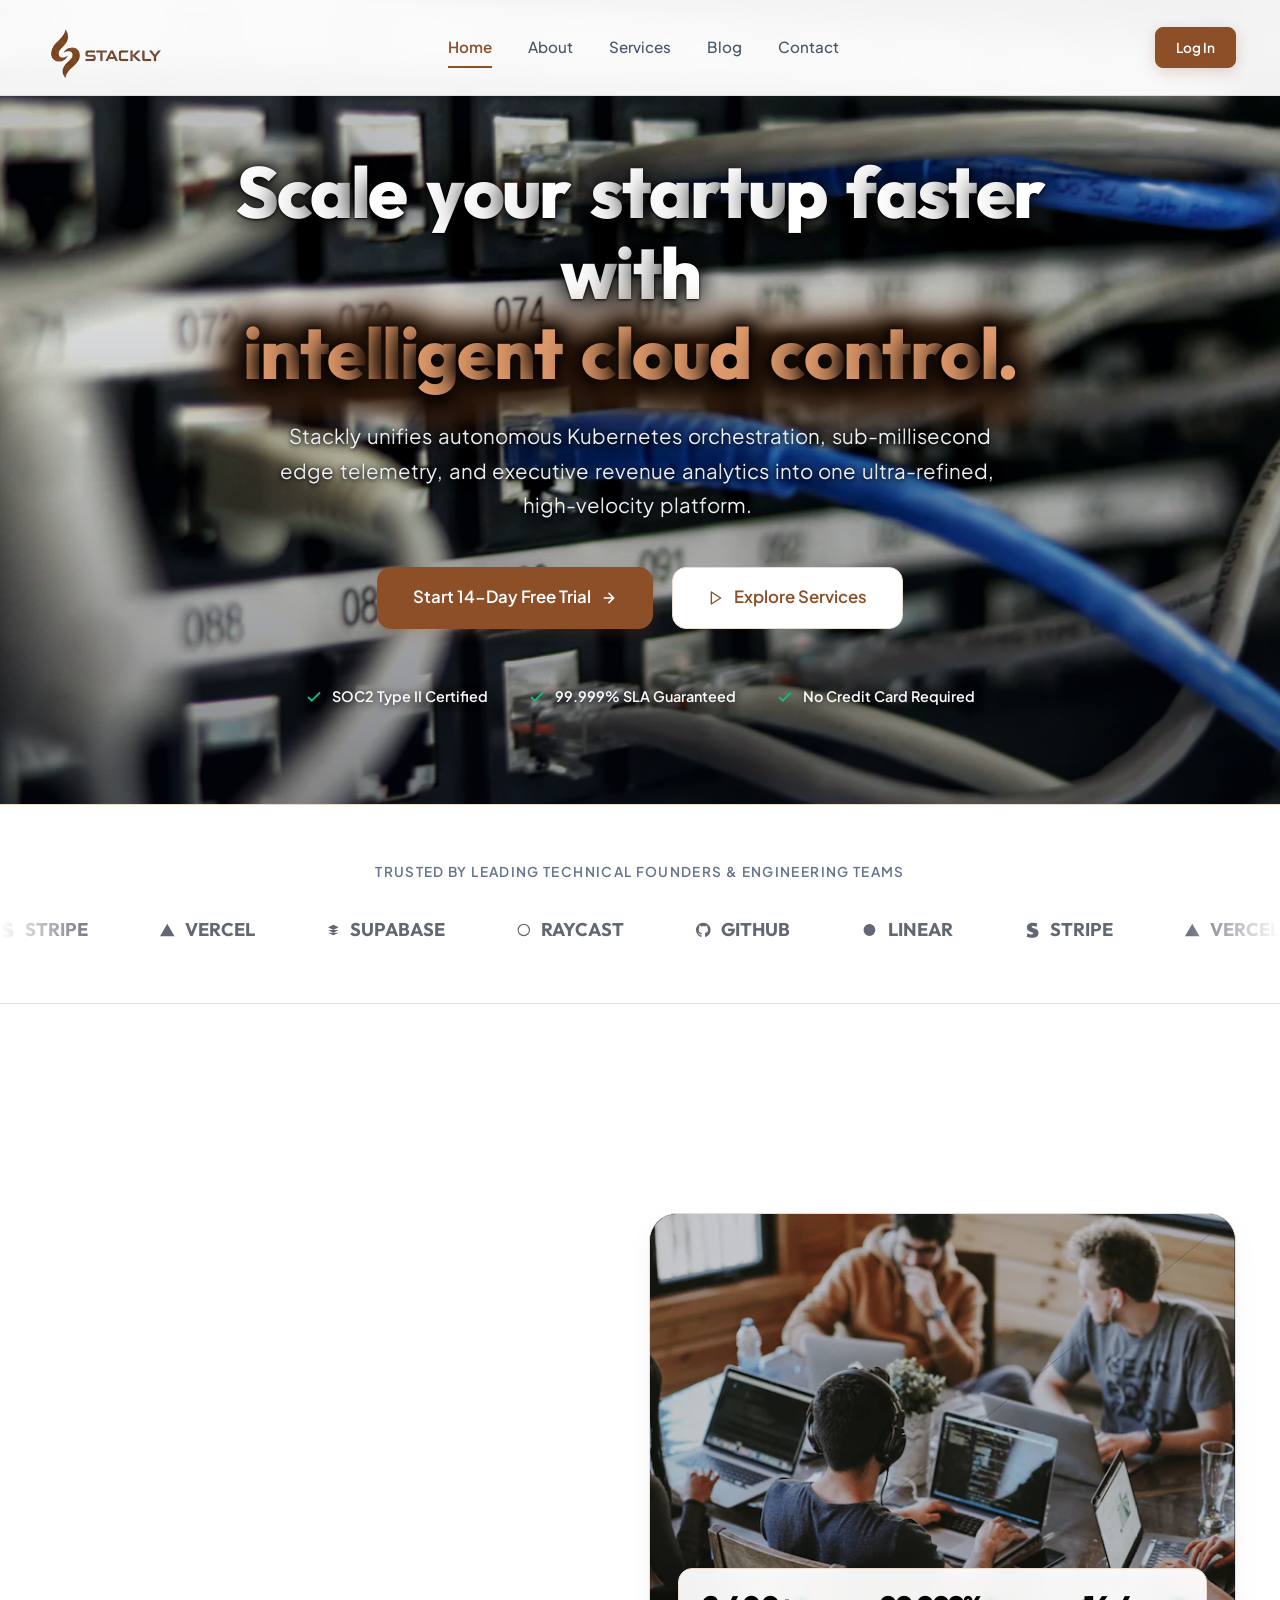
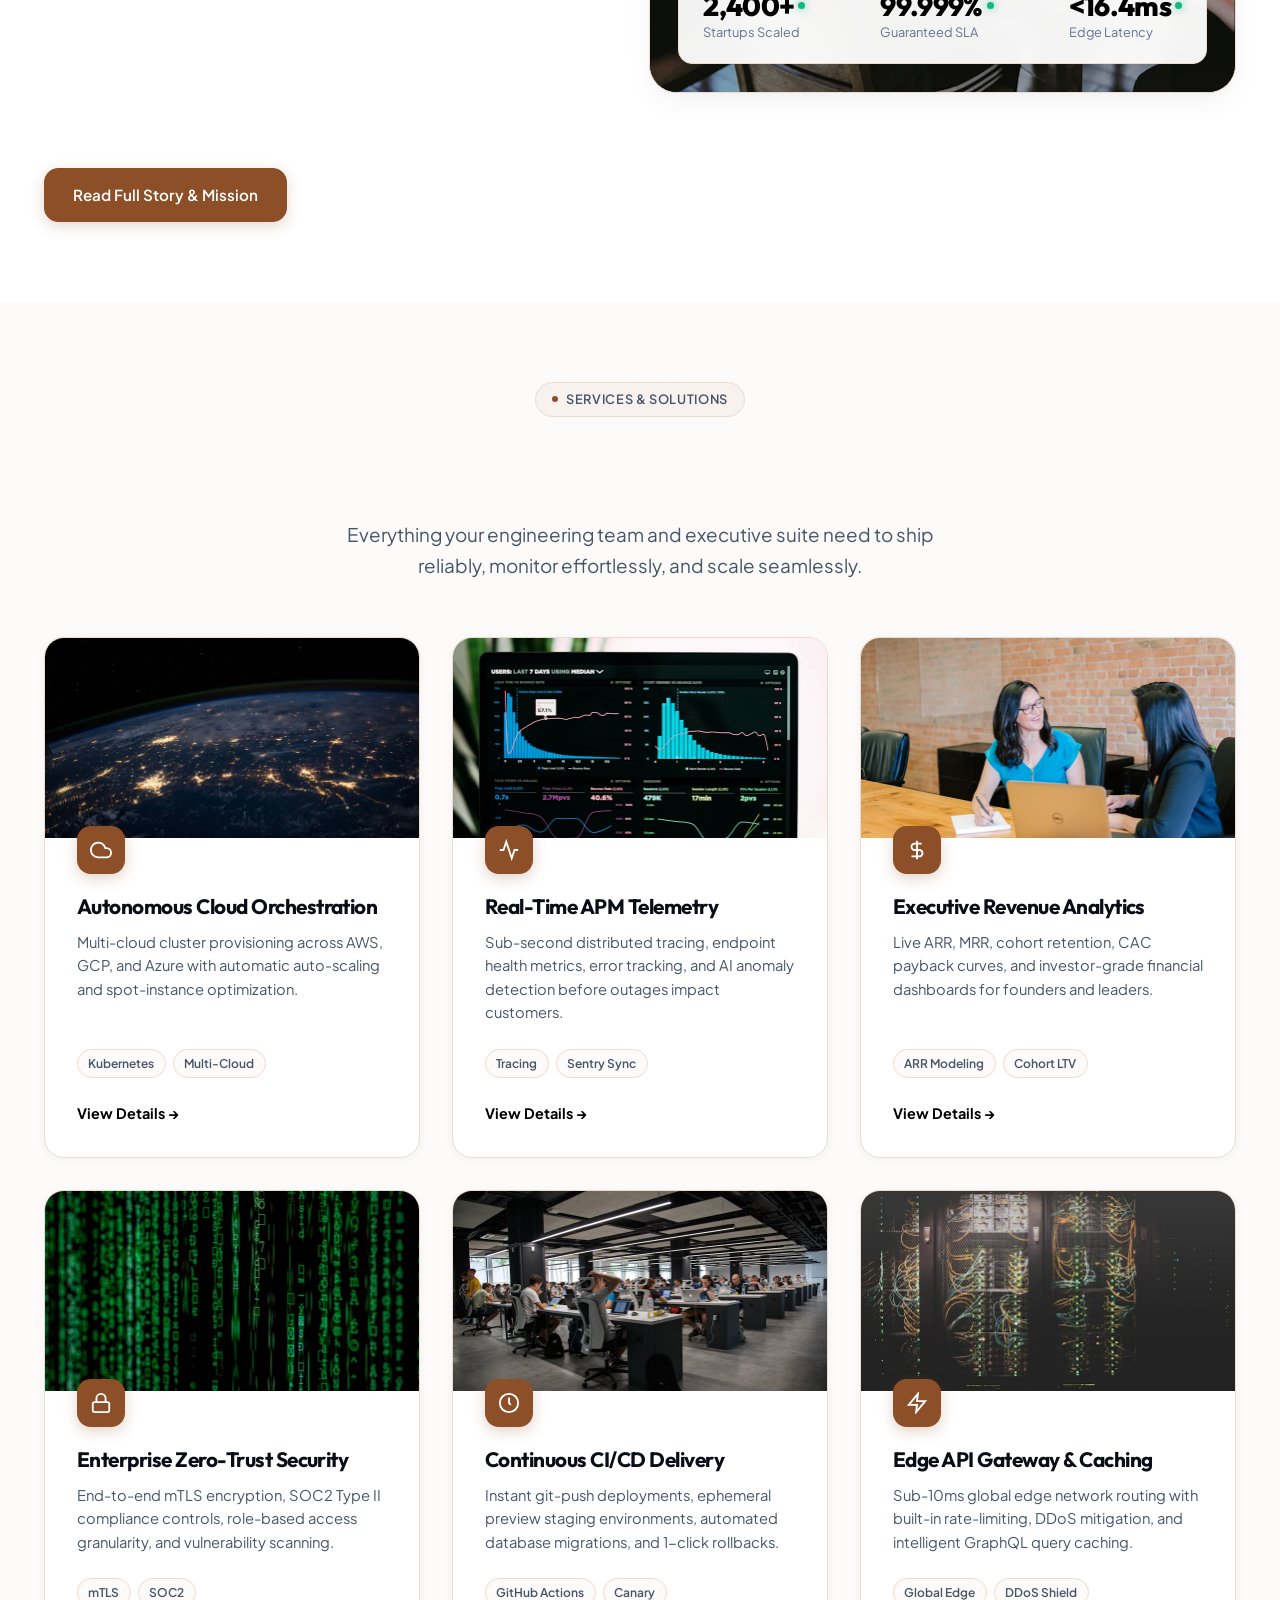
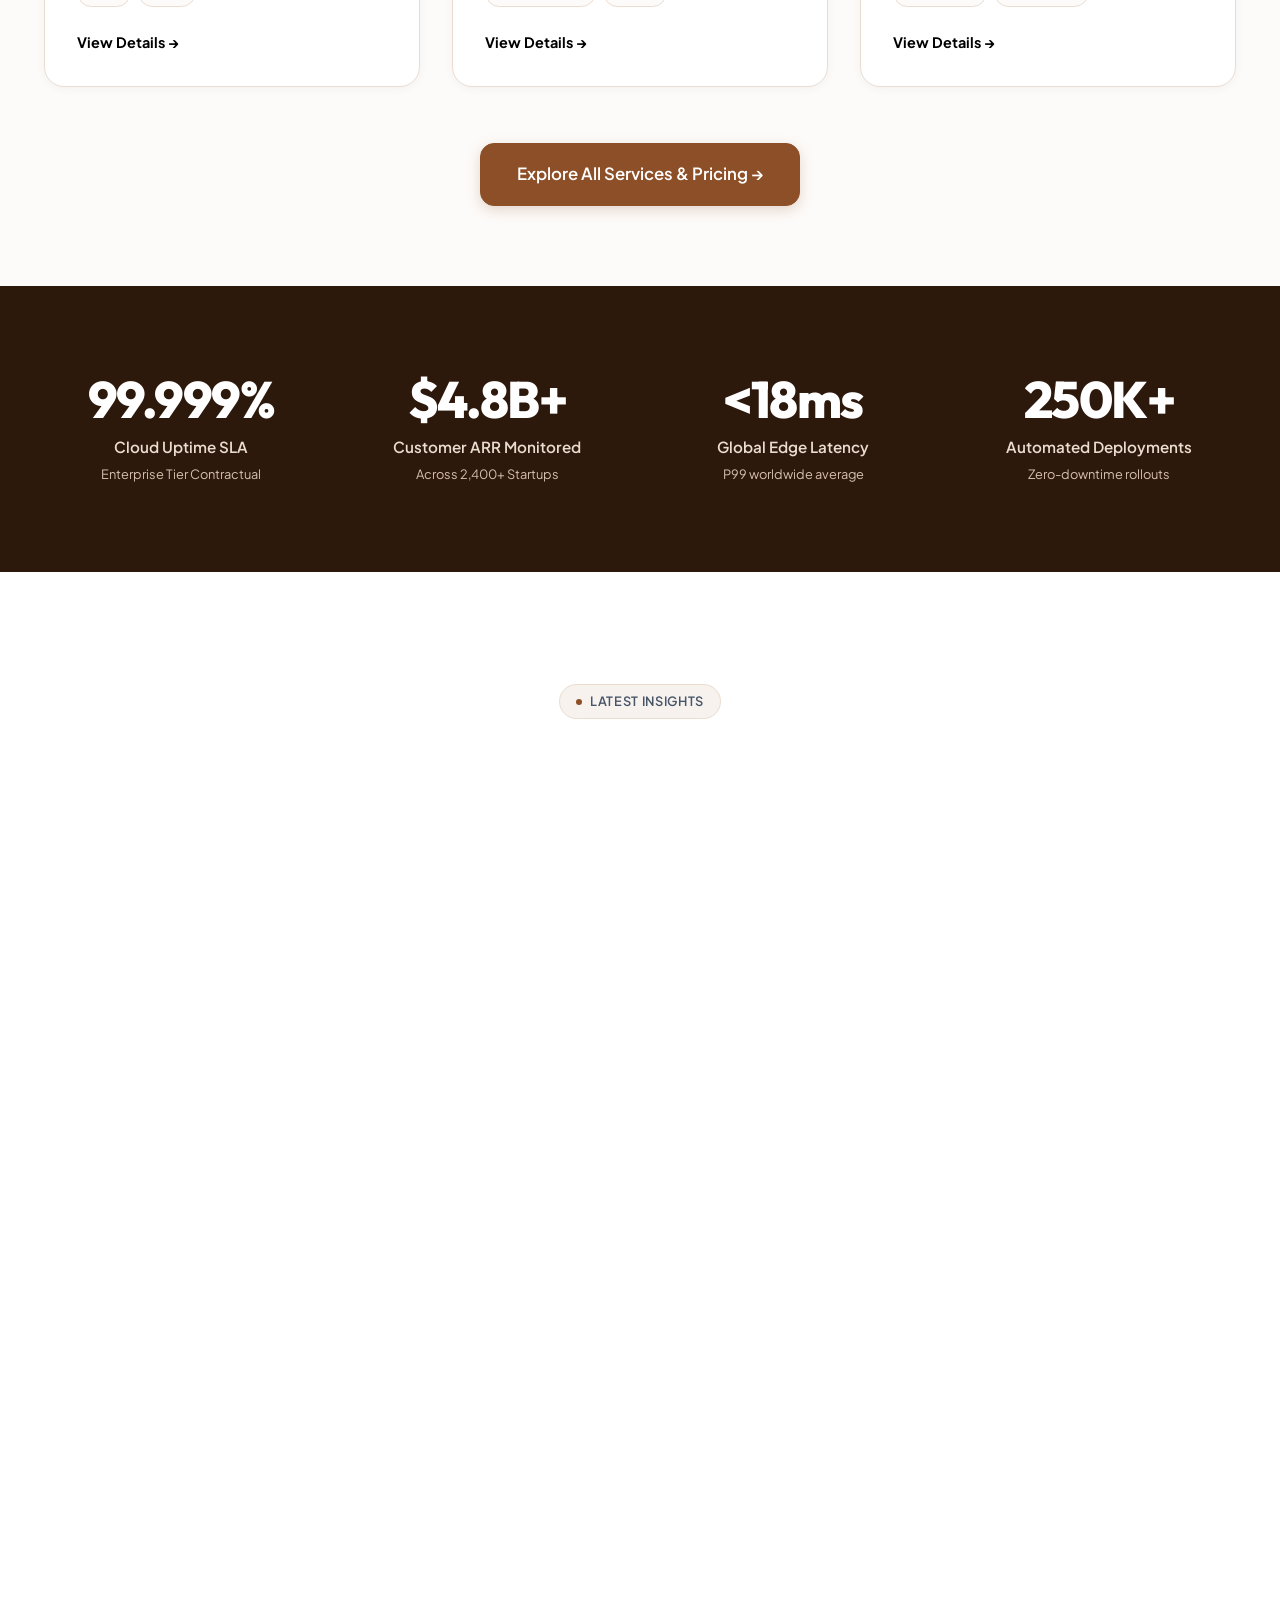
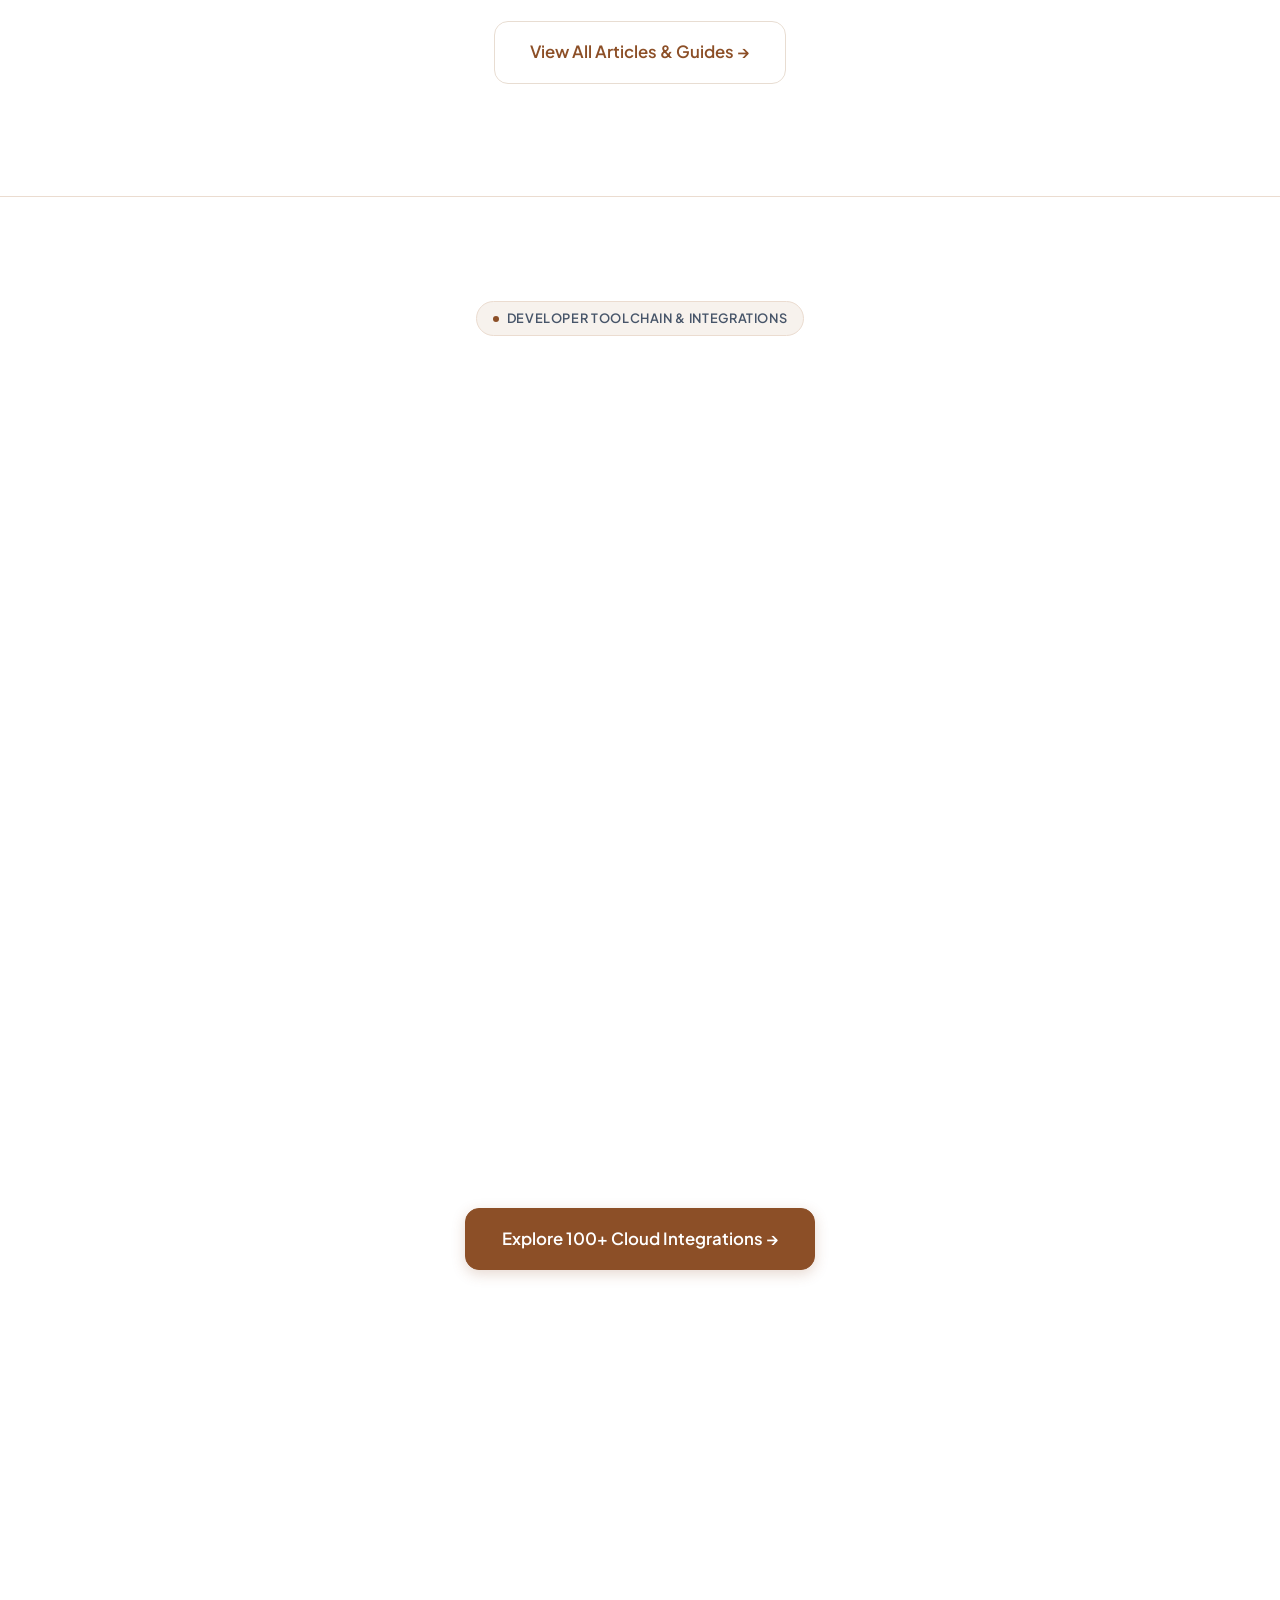
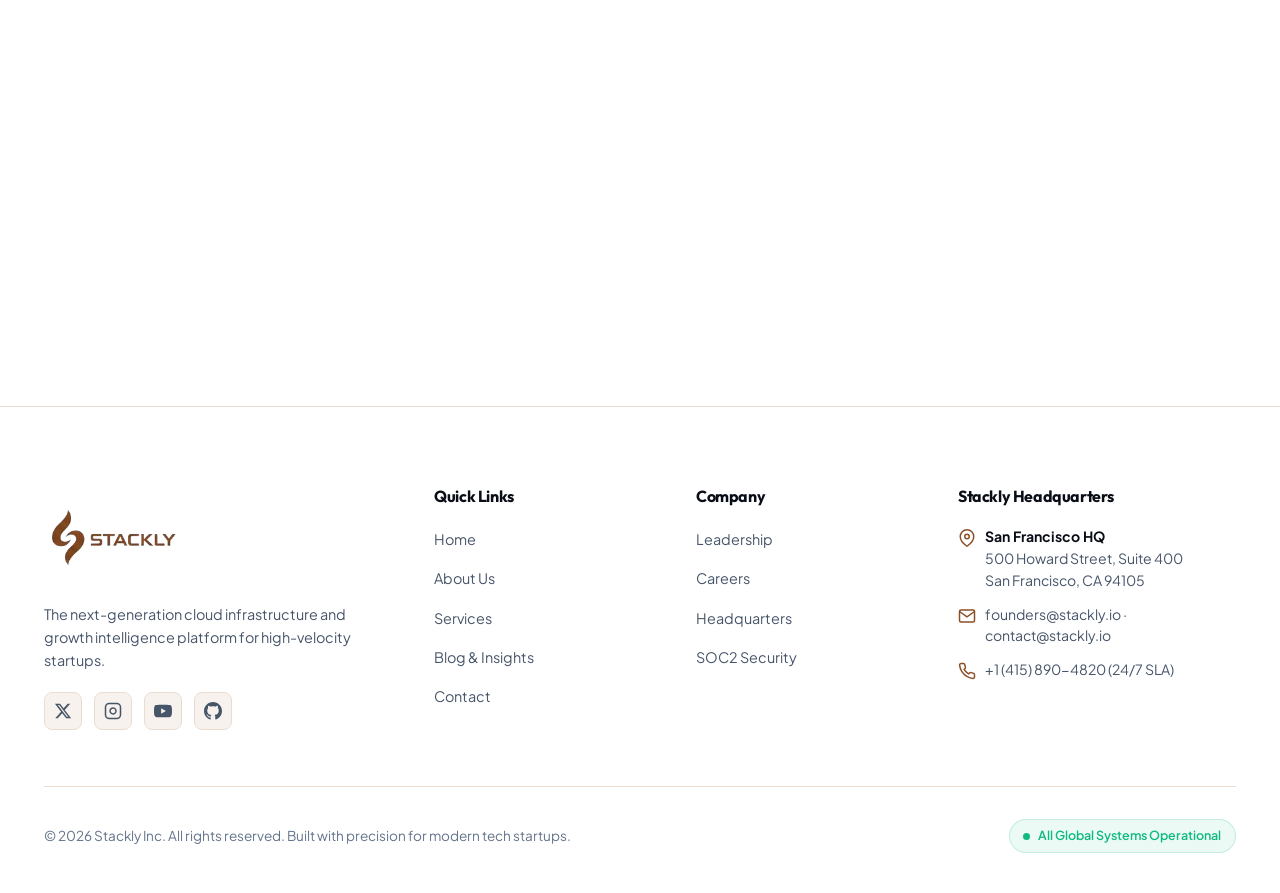
<file: index.html>
<!DOCTYPE html>
<html lang="en">
<head>
  <meta charset="UTF-8">
  <meta name="viewport" content="width=device-width, initial-scale=1.0">
  <title>Stackly — Modern Cloud Infrastructure & Intelligence Platform</title>
  <meta name="description" content="Scale your startup faster with Stackly. Autonomous cloud orchestration, real-time APM telemetry, and executive revenue intelligence.">
  <link rel="icon" type="image/webp" href="assets/stacklylogo_18.webp">

  <!-- Core Stylesheets (Cache Busted) -->
  <link rel="stylesheet" href="css/style.css?v=5.0">

  <!-- Critical Hero Clarity & Crossfade Transition Overrides -->
  <style>
    .hero-section {
      background-color: #030712 !important;
    }
    .hero-bg-slider {
      background-color: #030712 !important;
      position: absolute;
      inset: 0;
      width: 100%;
      height: 100%;
      z-index: 1;
      overflow: hidden;
    }
    .hero-bg-slide {
      position: absolute;
      inset: 0;
      width: 100%;
      height: 100%;
      background-size: cover;
      background-position: center center;
      background-repeat: no-repeat;
      opacity: 0;
      transition: opacity 0.9s cubic-bezier(0.4, 0, 0.2, 1);
      filter: contrast(1.12) brightness(1.02) saturate(1.18);
      transform: scale(1.02);
      pointer-events: none;
      will-change: opacity;
    }
    .hero-bg-slide.active {
      opacity: 1 !important;
    }
    .hero-bg-overlay {
      position: absolute;
      inset: 0;
      background: linear-gradient(180deg, rgba(3, 7, 18, 0.35) 0%, rgba(3, 7, 18, 0.15) 40%, rgba(3, 7, 18, 0.50) 100%) !important;
      z-index: 2;
      pointer-events: none;
    }
    .hero-container-rel {
      position: relative;
      z-index: 3;
    }
    .hero-title {
      color: #ffffff !important;
      text-shadow: 0 2px 22px rgba(0, 0, 0, 0.95), 0 4px 44px rgba(0, 0, 0, 0.98), 0 1px 3px rgba(0, 0, 0, 1) !important;
    }
    .hero-title span.highlight-text,
    .hero-title span.highlight-text .char-slide-right {
      color: #df9b6d !important;
      -webkit-text-fill-color: #df9b6d !important;
      background: none !important;
      filter: drop-shadow(0 2px 10px rgba(0, 0, 0, 0.98)) drop-shadow(0 0 16px rgba(140, 79, 39, 0.55)) !important;
      text-shadow: 0 2px 18px rgba(0, 0, 0, 0.98), 0 4px 38px rgba(0, 0, 0, 0.95), 0 0 4px rgba(0, 0, 0, 1) !important;
    }
    .hero-description {
      color: #f1f5f9 !important;
      text-shadow: 0 2px 14px rgba(0, 0, 0, 0.9), 0 1px 4px rgba(0, 0, 0, 0.9) !important;
    }
    .hero-trust {
      color: #f8fafc !important;
      text-shadow: 0 1px 8px rgba(0, 0, 0, 0.9) !important;
    }
  </style>

  <!-- Main JavaScript Controller -->
  <script src="js/main.js?v=5.3" defer></script>
</head>
<body>

  <!-- ==========================================================================
       PRELOADER (Clean White with prominent Stackly Logo)
       ========================================================================== -->
  <div id="preloader" aria-hidden="true">
    <div class="preloader-content">
      <div class="preloader-logo-wrap">
        <img src="assets/stacklylogo_18.webp" alt="Stackly Logo" class="preloader-logo-img">
      </div>
      <div class="preloader-bar-wrap">
        <div class="preloader-bar"></div>
      </div>
      <span class="preloader-tagline">Initializing Stackly Core...</span>
    </div>
  </div>

  <!-- ==========================================================================
       HEADER & NAVIGATION
       Order: Home, About, Services, Blog, Contact + Brown Log In Button
       ========================================================================== -->
  <header class="site-header" id="topHeader">
    <div class="container nav-container">
      <!-- Prominent Transparent Stackly Logo -->
      <a href="index.html" class="brand-link" aria-label="Stackly Home">
        <img src="assets/stacklylogo_18.webp" alt="Stackly Logo" class="brand-logo">
      </a>

      <!-- Desktop Navigation Menu -->
      <nav class="nav-menu" aria-label="Main Navigation">
        <a href="index.html" class="nav-link active">Home</a>
        <a href="about.html" class="nav-link">About</a>
        <a href="services.html" class="nav-link">Services</a>
        <a href="blog.html" class="nav-link">Blog</a>
        <a href="contact.html" class="nav-link">Contact</a>
      </nav>

      <!-- Desktop Actions -->
      <div class="nav-actions">
        <a href="login.html" class="btn btn-primary btn-sm btn-desktop">Log In</a>


        <!-- Mobile Hamburger Button -->
        <button class="mobile-toggle" aria-label="Toggle mobile menu" aria-expanded="false">
          <span class="hamburger-line"></span>
          <span class="hamburger-line"></span>
          <span class="hamburger-line"></span>
        </button>
      </div>
    </div>
  </header>

  <!-- Mobile Navigation Drawer Overlay -->
  <div class="mobile-nav" id="mobileNavMenu" aria-hidden="true">
    <div class="mobile-nav-topbar">
      <a href="index.html" class="mobile-nav-brand" aria-label="Stackly Home">
        <img src="assets/stacklylogo_18.webp" alt="Stackly Logo" class="mobile-nav-logo">
      </a>
      <button class="mobile-nav-close" id="mobileNavClose" aria-label="Close navigation menu">
        <svg width="22" height="22" viewBox="0 0 24 24" fill="none" stroke="currentColor" stroke-width="2.5" stroke-linecap="round" stroke-linejoin="round">
          <line x1="18" y1="6" x2="6" y2="18"></line>
          <line x1="6" y1="6" x2="18" y2="18"></line>
        </svg>
      </button>
    </div>
    <div class="mobile-nav-body">
      <div class="mobile-nav-links">
        <a href="index.html" class="mobile-nav-link active">Home</a>
        <a href="about.html" class="mobile-nav-link">About</a>
        <a href="services.html" class="mobile-nav-link">Services</a>
        <a href="blog.html" class="mobile-nav-link">Blog</a>
        <a href="contact.html" class="mobile-nav-link">Contact</a>
      </div>
      <a href="login.html" class="btn btn-primary btn-lg mobile-nav-cta">
        <span>Log In to Stackly</span>
      </a>
    </div>
  </div>

  <main>
    <!-- ==========================================================================
         HERO SECTION (Clean White Background with Brown Button CTAs)
         ========================================================================== -->
    <section class="hero-section" id="hero">
      <!-- 5 High-Definition, Crystal-Clear Background Images (Rotates continuously every 2 seconds) -->
      <div class="hero-bg-slider" id="heroBgSlider">
        <div class="hero-bg-slide active" style="background-image: url('assets/hero_slide_1.webp');"></div>
        <div class="hero-bg-slide" style="background-image: url('assets/hero_slide_2.webp');"></div>
        <div class="hero-bg-slide" style="background-image: url('assets/hero_slide_3.webp');"></div>
        <div class="hero-bg-slide" style="background-image: url('assets/hero_slide_4.webp');"></div>
        <div class="hero-bg-slide" style="background-image: url('assets/hero_slide_5.webp');"></div>
      </div>
      <!-- Subtle dark contrast overlay (Leaves images 100% visible & vibrant, NO white shade or fog) -->
      <div class="hero-bg-overlay"></div>

      <div class="container hero-container-rel">
        <!-- Clean Hero Typography Directly at Center (No White Card Box) -->
        <div class="hero-content-clean">
          <!-- Main Headline -->
          <h1 class="hero-title" id="heroTitle">
            Scale your startup faster with <br><span class="highlight-text">intelligent cloud control.</span>
          </h1>

          <!-- Description -->
          <p class="hero-description" id="heroDesc">
            Stackly unifies autonomous Kubernetes orchestration, sub-millisecond edge telemetry, and executive revenue analytics into one ultra-refined, high-velocity platform.
          </p>

          <!-- CTAs: Brown button with white text -->
          <div class="hero-cta-group">
            <a href="404.html" class="btn btn-primary btn-lg">
              <span>Start 14-Day Free Trial</span>
              <span class="btn-icon-right">
                <svg width="16" height="16" viewBox="0 0 24 24" fill="none" stroke="currentColor" stroke-width="2.5" stroke-linecap="round" stroke-linejoin="round">
                  <path d="M5 12h14M12 5l7 7-7 7"/>
                </svg>
              </span>
            </a>
            <a href="404.html" class="btn btn-secondary btn-lg">
              <svg width="16" height="16" viewBox="0 0 24 24" fill="none" stroke="currentColor" stroke-width="2" stroke-linecap="round" stroke-linejoin="round">
                <polygon points="5 3 19 12 5 21 5 3"/>
              </svg>
              <span>Explore Services</span>
            </a>
          </div>

          <!-- Trust Badges -->
          <div class="hero-trust">
            <div class="hero-trust-item">
              <svg width="18" height="18" viewBox="0 0 24 24" fill="none" stroke="currentColor" stroke-width="2.5"><polyline points="20 6 9 17 4 12"></polyline></svg>
              <span>SOC2 Type II Certified</span>
            </div>
            <div class="hero-trust-item">
              <svg width="18" height="18" viewBox="0 0 24 24" fill="none" stroke="currentColor" stroke-width="2.5"><polyline points="20 6 9 17 4 12"></polyline></svg>
              <span>99.999% SLA Guaranteed</span>
            </div>
            <div class="hero-trust-item">
              <svg width="18" height="18" viewBox="0 0 24 24" fill="none" stroke="currentColor" stroke-width="2.5"><polyline points="20 6 9 17 4 12"></polyline></svg>
              <span>No Credit Card Required</span>
            </div>
          </div>
        </div>
      </div>
    </section>

    <!-- ==========================================================================
         CLIENTS / BRAND TICKER
         ========================================================================== -->
    <section class="clients-section" aria-label="Trusted Companies">
      <div class="container">
        <p class="clients-heading">Trusted by leading technical founders & engineering teams</p>
      </div>
      <div class="ticker-wrap">
        <div class="ticker-track">
          <div class="ticker-item"><svg viewBox="0 0 24 24" fill="currentColor"><path d="M13.976 9.15c-2.172-.806-3.356-1.426-3.356-2.409 0-.831.683-1.305 1.901-1.305 2.227 0 4.515.858 6.09 1.631l.89-5.494C18.252.975 15.697.4 12.33.4 6.77.4 3.018 3.328 3.018 8.013c0 4.57 3.535 6.002 6.84 7.227 2.457.912 3.284 1.56 3.284 2.508 0 .977-.858 1.487-2.348 1.487-2.15 0-4.992-1.077-6.945-2.193l-.934 5.688c2.27 1.096 5.518 1.67 8.784 1.67 5.86 0 9.878-2.827 9.878-7.79 0-4.88-3.69-6.274-7.601-7.46z"/></svg><span>STRIPE</span></div>
          <div class="ticker-item"><svg viewBox="0 0 24 24" fill="currentColor"><path d="M24 22.525H0l12-21.05 12 21.05z"/></svg><span>VERCEL</span></div>
          <div class="ticker-item"><svg viewBox="0 0 24 24" fill="currentColor"><path d="M12 2L2 7l10 5 10-5-10-5zM2 17l10 5 10-5M2 12l10 5 10-5"/></svg><span>SUPABASE</span></div>
          <div class="ticker-item"><svg viewBox="0 0 24 24" fill="currentColor"><circle cx="12" cy="12" r="10" stroke="currentColor" stroke-width="2" fill="none"/></svg><span>RAYCAST</span></div>
          <div class="ticker-item"><svg viewBox="0 0 24 24" fill="currentColor"><path d="M12 0c-6.626 0-12 5.373-12 12 0 5.302 3.438 9.8 8.207 11.387.599.111.793-.261.793-.577v-2.234c-3.338.726-4.033-1.416-4.033-1.416-.546-1.387-1.333-1.756-1.333-1.756-1.089-.745.083-.729.083-.729 1.205.084 1.839 1.237 1.839 1.237 1.07 1.834 2.807 1.304 3.492.997.107-.775.418-1.305.762-1.604-2.665-.305-5.467-1.334-5.467-5.931 0-1.311.469-2.381 1.236-3.221-.124-.303-.535-1.524.117-3.176 0 0 1.008-.322 3.301 1.23.957-.266 1.983-.399 3.003-.404 1.02.005 2.047.138 3.006.404 2.291-1.552 3.297-1.23 3.297-1.23.653 1.653.242 2.874.118 3.176.77.84 1.235 1.911 1.235 3.221 0 4.609-2.807 5.624-5.479 5.921.43.372.823 1.102.823 2.222v3.293c0 .319.192.694.801.576 4.765-1.589 8.199-6.086 8.199-11.386 0-6.627-5.373-12-12-12z"/></svg><span>GITHUB</span></div>
          <div class="ticker-item"><svg viewBox="0 0 24 24" fill="currentColor"><path d="M2.5 12a9.5 9.5 0 1 1 19 0 9.5 9.5 0 0 1-19 0z"/></svg><span>LINEAR</span></div>
          <!-- Loop items -->
          <div class="ticker-item"><svg viewBox="0 0 24 24" fill="currentColor"><path d="M13.976 9.15c-2.172-.806-3.356-1.426-3.356-2.409 0-.831.683-1.305 1.901-1.305 2.227 0 4.515.858 6.09 1.631l.89-5.494C18.252.975 15.697.4 12.33.4 6.77.4 3.018 3.328 3.018 8.013c0 4.57 3.535 6.002 6.84 7.227 2.457.912 3.284 1.56 3.284 2.508 0 .977-.858 1.487-2.348 1.487-2.15 0-4.992-1.077-6.945-2.193l-.934 5.688c2.27 1.096 5.518 1.67 8.784 1.67 5.86 0 9.878-2.827 9.878-7.79 0-4.88-3.69-6.274-7.601-7.46z"/></svg><span>STRIPE</span></div>
          <div class="ticker-item"><svg viewBox="0 0 24 24" fill="currentColor"><path d="M24 22.525H0l12-21.05 12 21.05z"/></svg><span>VERCEL</span></div>
        </div>
      </div>
    </section>

    <!-- ==========================================================================
         ABOUT TEASER SECTION (WITH RICH TEAM COLLABORATION IMAGE)
         ========================================================================== -->
    <section class="about-section" id="about-teaser">
      <div class="container">
        <div class="about-grid">
          <div>
            <div class="section-label">
              <span class="dot"></span>
              <span>About Stackly</span>
            </div>
            <h2 class="section-title">
              Engineered for velocity. <br><span class="highlight-text">Zero infrastructure bottlenecks.</span>
            </h2>
            <p class="section-subtitle" style="margin-bottom: 2rem;">
              We built Stackly because modern startups shouldn't spend months wrestling with Kubernetes YAML, fragmented observability dashboards, and disconnected revenue metrics.
            </p>

            <div style="display: flex; flex-direction: column; gap: 1.25rem; margin-bottom: 2.5rem;">
              <div class="about-feature-item" style="display: flex; gap: 1rem; align-items: flex-start;">
                <div style="width: 36px; height: 36px; border-radius: 8px; background: #000000; color: #fff; display: flex; align-items: center; justify-content: center; flex-shrink: 0; font-weight: 700;">✓</div>
                <div>
                  <h4 style="font-size: 1.05rem; margin-bottom: 0.25rem;">Unified Business & Tech Telemetry</h4>
                  <p style="font-size: 0.9rem; color: var(--text-secondary);">Combine real-time pod health with ARR expansion curves in one single source of truth.</p>
                </div>
              </div>

              <div class="about-feature-item" style="display: flex; gap: 1rem; align-items: flex-start;">
                <div style="width: 36px; height: 36px; border-radius: 8px; background: #000000; color: #fff; display: flex; align-items: center; justify-content: center; flex-shrink: 0; font-weight: 700;">✓</div>
                <div>
                  <h4 style="font-size: 1.05rem; margin-bottom: 0.25rem;">Zero-Downtime Blue/Green Rollouts</h4>
                  <p style="font-size: 0.9rem; color: var(--text-secondary);">Push commits directly to global edge clusters with automated canary rollbacks.</p>
                </div>
              </div>
            </div>

            <a href="404.html" class="btn btn-primary">
              <span>Read Full Story & Mission</span>
            </a>
          </div>

          <!-- Rich Collaborative Image Card with Diagonal Split & Join Animation -->
          <div class="about-image-card">
            <div class="diagonal-split-container" id="diagonalSplitBox">
              <!-- Top-Left Diagonal Half -->
              <div class="diagonal-half diagonal-half-top">
                <img src="assets/about_team.webp" alt="Stackly Engineering Team" class="about-img">
              </div>
              <!-- Diagonal Seam Glow Divider -->
              <div class="diagonal-split-seam"></div>
              <!-- Bottom-Right Diagonal Half -->
              <div class="diagonal-half diagonal-half-bottom">
                <img src="assets/about_team.webp" alt="Stackly Engineering Team" class="about-img">
              </div>
            </div>
            
            <div class="about-floating-card">
              <div class="about-stat-row">
                <div class="about-stat-col">
                  <h3 id="statStartups">2,400+</h3>
                  <p>Startups Scaled</p>
                </div>
                <div class="about-stat-col">
                  <h3 id="statSla">99.999%</h3>
                  <p>Guaranteed SLA</p>
                </div>
                <div class="about-stat-col">
                  <h3 id="statLatency">&lt;18ms</h3>
                  <p>Edge Latency</p>
                </div>
              </div>
            </div>
          </div>
        </div>
      </div>
    </section>

    <!-- ==========================================================================
         SERVICES SECTION (EACH CARD HAS ITS OWN RICH IMAGE)
         ========================================================================== -->
    <section class="services-section" id="services-teaser">
      <div class="container">
        <div class="text-center center-block">
          <div class="section-label">
            <span class="dot"></span>
            <span>Services & Solutions</span>
          </div>
          <h2 class="section-title">
            Built for scale. <span class="highlight-text">Engineered for perfection.</span>
          </h2>
          <p class="section-subtitle center-block" style="margin-bottom: 3.5rem;">
            Everything your engineering team and executive suite need to ship reliably, monitor effortlessly, and scale seamlessly.
          </p>
        </div>

        <div class="services-grid" id="servicesGrid">
          <!-- Service Card 1 -->
          <div class="service-card" data-card-id="1">
            <div class="service-card-image-wrap">
              <img src="assets/service_cloud.webp" alt="Autonomous Cloud Orchestration" class="service-card-img">
            </div>
            <div class="service-card-body">
              <div class="service-icon-box">
                <svg width="22" height="22" viewBox="0 0 24 24" fill="none" stroke="currentColor" stroke-width="2"><path d="M18 10h-1.26A8 8 0 1 0 9 20h9a5 5 0 0 0 0-10z"></path></svg>
              </div>
              <h3 class="service-title">Autonomous Cloud Orchestration</h3>
              <p class="service-desc">Multi-cloud cluster provisioning across AWS, GCP, and Azure with automatic auto-scaling and spot-instance optimization.</p>
              <div class="service-tags">
                <span class="service-tag">Kubernetes</span>
                <span class="service-tag">Multi-Cloud</span>
              </div>
              <a href="404.html" class="service-link">View Details →</a>
            </div>
          </div>

          <!-- Service Card 2 -->
          <div class="service-card" data-card-id="2">
            <div class="service-card-image-wrap">
              <img src="assets/service_telemetry.webp" alt="Real-Time APM Telemetry" class="service-card-img">
            </div>
            <div class="service-card-body">
              <div class="service-icon-box">
                <svg width="22" height="22" viewBox="0 0 24 24" fill="none" stroke="currentColor" stroke-width="2"><polyline points="22 12 18 12 15 21 9 3 6 12 2 12"></polyline></svg>
              </div>
              <h3 class="service-title">Real-Time APM Telemetry</h3>
              <p class="service-desc">Sub-second distributed tracing, endpoint health metrics, error tracking, and AI anomaly detection before outages impact customers.</p>
              <div class="service-tags">
                <span class="service-tag">Tracing</span>
                <span class="service-tag">Sentry Sync</span>
              </div>
              <a href="404.html" class="service-link">View Details →</a>
            </div>
          </div>

          <!-- Service Card 3 -->
          <div class="service-card" data-card-id="3">
            <div class="service-card-image-wrap">
              <img src="assets/service_revenue.webp" alt="Executive Revenue Analytics" class="service-card-img">
            </div>
            <div class="service-card-body">
              <div class="service-icon-box">
                <svg width="22" height="22" viewBox="0 0 24 24" fill="none" stroke="currentColor" stroke-width="2"><path d="M12 2v20M17 5H9.5a3.5 3.5 0 0 0 0 7h5a3.5 3.5 0 0 1 0 7H6"></path></svg>
              </div>
              <h3 class="service-title">Executive Revenue Analytics</h3>
              <p class="service-desc">Live ARR, MRR, cohort retention, CAC payback curves, and investor-grade financial dashboards for founders and leaders.</p>
              <div class="service-tags">
                <span class="service-tag">ARR Modeling</span>
                <span class="service-tag">Cohort LTV</span>
              </div>
              <a href="404.html" class="service-link">View Details →</a>
            </div>
          </div>

          <!-- Service Card 4 -->
          <div class="service-card" data-card-id="4">
            <div class="service-card-image-wrap">
              <img src="assets/service_security.webp" alt="Enterprise Zero-Trust Security" class="service-card-img">
            </div>
            <div class="service-card-body">
              <div class="service-icon-box">
                <svg width="22" height="22" viewBox="0 0 24 24" fill="none" stroke="currentColor" stroke-width="2"><rect x="3" y="11" width="18" height="11" rx="2" ry="2"></rect><path d="M7 11V7a5 5 0 0 1 10 0v4"></path></svg>
              </div>
              <h3 class="service-title">Enterprise Zero-Trust Security</h3>
              <p class="service-desc">End-to-end mTLS encryption, SOC2 Type II compliance controls, role-based access granularity, and vulnerability scanning.</p>
              <div class="service-tags">
                <span class="service-tag">mTLS</span>
                <span class="service-tag">SOC2</span>
              </div>
              <a href="404.html" class="service-link">View Details →</a>
            </div>
          </div>

          <!-- Service Card 5 -->
          <div class="service-card" data-card-id="5">
            <div class="service-card-image-wrap">
              <img src="assets/service_cicd.webp" alt="Continuous CI/CD Delivery" class="service-card-img">
            </div>
            <div class="service-card-body">
              <div class="service-icon-box">
                <svg width="22" height="22" viewBox="0 0 24 24" fill="none" stroke="currentColor" stroke-width="2"><circle cx="12" cy="12" r="10"></circle><polyline points="12 6 12 12 14 14"></polyline></svg>
              </div>
              <h3 class="service-title">Continuous CI/CD Delivery</h3>
              <p class="service-desc">Instant git-push deployments, ephemeral preview staging environments, automated database migrations, and 1-click rollbacks.</p>
              <div class="service-tags">
                <span class="service-tag">GitHub Actions</span>
                <span class="service-tag">Canary</span>
              </div>
              <a href="404.html" class="service-link">View Details →</a>
            </div>
          </div>

          <!-- Service Card 6 -->
          <div class="service-card" data-card-id="6">
            <div class="service-card-image-wrap">
              <img src="assets/service_edge.webp" alt="Edge API Gateway & Caching" class="service-card-img">
            </div>
            <div class="service-card-body">
              <div class="service-icon-box">
                <svg width="22" height="22" viewBox="0 0 24 24" fill="none" stroke="currentColor" stroke-width="2"><polygon points="13 2 3 14 12 14 11 22 21 10 12 10 13 2"></polygon></svg>
              </div>
              <h3 class="service-title">Edge API Gateway & Caching</h3>
              <p class="service-desc">Sub-10ms global edge network routing with built-in rate-limiting, DDoS mitigation, and intelligent GraphQL query caching.</p>
              <div class="service-tags">
                <span class="service-tag">Global Edge</span>
                <span class="service-tag">DDoS Shield</span>
              </div>
              <a href="404.html" class="service-link">View Details →</a>
            </div>
          </div>
        </div>

        <div class="text-center" style="margin-top: 3.5rem;">
          <a href="404.html" class="btn btn-primary btn-lg">Explore All Services & Pricing →</a>
        </div>
      </div>
    </section>

    <!-- ==========================================================================
         STATISTICS SECTION (BLACK BANNER WITH WHITE METRICS)
         ========================================================================== -->
    <section class="stats-section" aria-label="Key Platform Metrics">
      <div class="container">
        <div class="stats-grid">
          <div class="stat-item">
            <div class="stat-number" data-target="99.999" data-suffix="%" data-decimals="3">99.999%</div>
            <div class="stat-label">Cloud Uptime SLA</div>
            <div class="stat-sub">Enterprise Tier Contractual</div>
          </div>
          <div class="stat-item">
            <div class="stat-number" data-target="4.8" data-prefix="$" data-suffix="B+" data-decimals="1">$4.8B+</div>
            <div class="stat-label">Customer ARR Monitored</div>
            <div class="stat-sub">Across 2,400+ Startups</div>
          </div>
          <div class="stat-item">
            <div class="stat-number" data-target="18" data-prefix="<" data-suffix="ms" data-decimals="0">&lt;18ms</div>
            <div class="stat-label">Global Edge Latency</div>
            <div class="stat-sub">P99 worldwide average</div>
          </div>
          <div class="stat-item">
            <div class="stat-number" data-target="250" data-suffix="K+" data-decimals="0">250K+</div>
            <div class="stat-label">Automated Deployments</div>
            <div class="stat-sub">Zero-downtime rollouts</div>
          </div>
        </div>
      </div>
    </section>

    <!-- ==========================================================================
         BLOG / ARTICLES SECTION (IMAGE RICH)
         ========================================================================== -->
    <section class="blog-section" id="blog-teaser">
      <div class="container">
        <div class="text-center center-block">
          <div class="section-label">
            <span class="dot"></span>
            <span>Latest Insights</span>
          </div>
          <h2 class="section-title">
            Engineering dispatches & <br><span class="highlight-text">startup scaling guides.</span>
          </h2>
          <p class="section-subtitle center-block">
            Proven playbooks from cloud architects and venture-backed founders on scaling to millions of users.
          </p>
        </div>

        <div class="blog-grid">
          <!-- Article 1 -->
          <article class="blog-card">
            <div class="blog-image-wrap">
              <img src="assets/blog_kubernetes.webp?v=3.0" alt="How to Architect Sub-20ms Multi-Region Kubernetes Clusters" class="blog-img">
              <span class="blog-category-badge">Architecture</span>
            </div>
            <div class="blog-body">
              <div class="blog-meta">
                <span>Oct 12, 2026</span> &middot; <span>6 min read</span>
              </div>
              <h3 class="blog-title"><a href="404.html">How to Architect Sub-20ms Multi-Region Kubernetes Clusters</a></h3>
              <p class="blog-excerpt">A deep-dive technical blueprint on anycast DNS routing, cluster mesh peering, and database replication across AWS and GCP.</p>
              <div class="blog-author">
                <img src="assets/author_elena.webp" alt="Elena Rostova" class="blog-author-img">
                <div class="blog-author-info">
                  <h5>Elena Rostova</h5>
                  <span>Lead Cloud Architect</span>
                </div>
              </div>
            </div>
          </article>

          <!-- Article 2 -->
          <article class="blog-card">
            <div class="blog-image-wrap">
              <img src="assets/blog_saas.webp" alt="SaaS ARR Metrics" class="blog-img">
              <span class="blog-category-badge">Growth & ARR</span>
            </div>
            <div class="blog-body">
              <div class="blog-meta">
                <span>Oct 8, 2026</span> &middot; <span>8 min read</span>
              </div>
              <h3 class="blog-title"><a href="404.html">The 5 Critical Financial Metrics Every Series A Founder Needs</a></h3>
              <p class="blog-excerpt">Why net dollar retention and CAC payback efficiency matter 10x more than top-line GMV in modern venture markets.</p>
              <div class="blog-author">
                <img src="assets/author_marcus.webp" alt="Marcus Vance" class="blog-author-img">
                <div class="blog-author-info">
                  <h5>Marcus Vance</h5>
                  <span>CEO & Founder</span>
                </div>
              </div>
            </div>
          </article>

          <!-- Article 3 -->
          <article class="blog-card">
            <div class="blog-image-wrap">
              <img src="assets/blog_zerotrust.webp" alt="Zero Trust Security" class="blog-img">
              <span class="blog-category-badge">Security</span>
            </div>
            <div class="blog-body">
              <div class="blog-meta">
                <span>Sep 29, 2026</span> &middot; <span>5 min read</span>
              </div>
              <h3 class="blog-title"><a href="404.html">Automating SOC2 Type II Compliance Without Slowing Down Shipping</a></h3>
              <p class="blog-excerpt">Practical guidelines for continuous evidence gathering, mTLS enforcement, and automated secret rotation.</p>
              <div class="blog-author">
                <img src="assets/author_sophia.webp" alt="Sophia Chen" class="blog-author-img">
                <div class="blog-author-info">
                  <h5>Sophia Chen</h5>
                  <span>Head of Security</span>
                </div>
              </div>
            </div>
          </article>
        </div>

        <div class="text-center" style="margin-top: 3.5rem;">
          <a href="404.html" class="btn btn-secondary btn-lg">View All Articles & Guides →</a>
        </div>
      </div>
    </section>

    <!-- ==========================================================================
         DEVELOPER TOOLCHAIN & CLOUD ECOSYSTEM SECTION (NEW RELEVANT SECTION)
         ========================================================================== -->
    <section class="ecosystem-section" id="ecosystem-section">
      <div class="container">
        <div class="text-center center-block">
          <div class="section-label">
            <span class="dot"></span>
            <span>Developer Toolchain & Integrations</span>
          </div>
          <h2 class="section-title">
            Integrates seamlessly with <br><span class="highlight-text">your modern infrastructure.</span>
          </h2>
          <p class="section-subtitle center-block" style="margin-bottom: 3.5rem;">
            Zero migration friction. Connect Stackly in under 15 minutes with your cloud providers, CI/CD pipelines, container meshes, and financial systems.
          </p>
        </div>

        <div class="ecosystem-grid" id="ecosystemGrid">
          <!-- Ecosystem Card 1 -->
          <div class="ecosystem-card">
            <div class="ecosystem-icon-wrap">
              <svg width="26" height="26" viewBox="0 0 24 24" fill="none" stroke="currentColor" stroke-width="2.2" stroke-linecap="round" stroke-linejoin="round">
                <path d="M18 10h-1.26A8 8 0 1 0 9 20h9a5 5 0 0 0 0-10z"></path>
              </svg>
            </div>
            <span class="ecosystem-badge">Compute & Mesh</span>
            <h3 class="ecosystem-title">Multi-Cloud Fabric</h3>
            <p class="ecosystem-desc">Autonomous topology sync across AWS EKS, Google Cloud GKE, and Azure AKS with cross-cloud packet deduplication and zero egress shock.</p>
            <div class="ecosystem-pills">
              <span class="ecosystem-pill">AWS EKS</span>
              <span class="ecosystem-pill">GCP GKE</span>
              <span class="ecosystem-pill">Azure AKS</span>
              <span class="ecosystem-pill">DigitalOcean</span>
            </div>
            <div class="ecosystem-status">
              <span class="live-pulse-dot"></span>
              <span>Active Multi-Cloud Mesh</span>
            </div>
          </div>

          <!-- Ecosystem Card 2 -->
          <div class="ecosystem-card">
            <div class="ecosystem-icon-wrap">
              <svg width="26" height="26" viewBox="0 0 24 24" fill="none" stroke="currentColor" stroke-width="2.2" stroke-linecap="round" stroke-linejoin="round">
                <circle cx="12" cy="12" r="10"></circle>
                <polyline points="12 6 12 12 14 14"></polyline>
              </svg>
            </div>
            <span class="ecosystem-badge">Continuous Delivery</span>
            <h3 class="ecosystem-title">GitOps & CI/CD Pipelines</h3>
            <p class="ecosystem-desc">Direct git-push orchestration. Automatic blue/green cutovers, ephemeral preview environments, and instant canary rollbacks upon metric degradation.</p>
            <div class="ecosystem-pills">
              <span class="ecosystem-pill">GitHub Actions</span>
              <span class="ecosystem-pill">GitLab CI</span>
              <span class="ecosystem-pill">ArgoCD</span>
              <span class="ecosystem-pill">Terraform</span>
            </div>
            <div class="ecosystem-status">
              <span class="live-pulse-dot"></span>
              <span>Zero-Downtime Rollbacks</span>
            </div>
          </div>

          <!-- Ecosystem Card 3 -->
          <div class="ecosystem-card">
            <div class="ecosystem-icon-wrap">
              <svg width="26" height="26" viewBox="0 0 24 24" fill="none" stroke="currentColor" stroke-width="2.2" stroke-linecap="round" stroke-linejoin="round">
                <polyline points="22 12 18 12 15 21 9 3 6 12 2 12"></polyline>
              </svg>
            </div>
            <span class="ecosystem-badge">Observability</span>
            <h3 class="ecosystem-title">Sub-ms Telemetry Stream</h3>
            <p class="ecosystem-desc">Unified distributed tracing, OpenTelemetry streaming, Prometheus scraping, and automated alert dispatch directly into engineering Slack channels.</p>
            <div class="ecosystem-pills">
              <span class="ecosystem-pill">Datadog</span>
              <span class="ecosystem-pill">Prometheus</span>
              <span class="ecosystem-pill">Grafana</span>
              <span class="ecosystem-pill">PagerDuty</span>
            </div>
            <div class="ecosystem-status">
              <span class="live-pulse-dot"></span>
              <span>Sub-Millisecond P99</span>
            </div>
          </div>

          <!-- Ecosystem Card 4 -->
          <div class="ecosystem-card">
            <div class="ecosystem-icon-wrap">
              <svg width="26" height="26" viewBox="0 0 24 24" fill="none" stroke="currentColor" stroke-width="2.2" stroke-linecap="round" stroke-linejoin="round">
                <rect x="2" y="5" width="20" height="14" rx="2"></rect>
                <line x1="2" y1="10" x2="22" y2="10"></line>
              </svg>
            </div>
            <span class="ecosystem-badge">Financial Intelligence</span>
            <h3 class="ecosystem-title">Unit Economics & Ledgers</h3>
            <p class="ecosystem-desc">Direct linkage between Kubernetes pod consumption and live customer ARR, cohort expansion rates, and board-ready gross margin models.</p>
            <div class="ecosystem-pills">
              <span class="ecosystem-pill">Stripe Billing</span>
              <span class="ecosystem-pill">Chargebee</span>
              <span class="ecosystem-pill">Brex</span>
              <span class="ecosystem-pill">QuickBooks</span>
            </div>
            <div class="ecosystem-status">
              <span class="live-pulse-dot"></span>
              <span>Real-Time ARR Bridge</span>
            </div>
          </div>
        </div>

        <div class="text-center" style="margin-top: 3.5rem;">
          <a href="404.html" class="btn btn-primary btn-lg">Explore 100+ Cloud Integrations →</a>
        </div>
      </div>
    </section>

    <!-- ==========================================================================
         CALL TO ACTION BANNER (BLACK CARD WITH WHITE TEXT)
         ========================================================================== -->
    <section class="cta-banner-section">
      <div class="container">
        <div class="cta-banner-box">
          <h2 class="cta-banner-title">Ready to accelerate your startup's infrastructure?</h2>
          <p class="cta-banner-desc">
            Deploy in minutes with zero-config automation, SOC2-compliant security, and executive revenue intelligence.
          </p>
          <div style="display: flex; gap: 1rem; justify-content: center; flex-wrap: wrap;">
            <a href="404.html" class="btn btn-secondary btn-lg" style="background: #ffffff; color: #000000; border-color: #ffffff;">
              <span>Start Free 14-Day Trial</span>
            </a>
            <a href="404.html" class="btn btn-outline btn-lg" style="border-color: #ffffff; color: #ffffff;">
              <span>Schedule Architecture Review</span>
            </a>
          </div>
        </div>
      </div>
    </section>
  </main>

  <!-- ==========================================================================
       FOOTER
       ========================================================================== -->
  <footer class="site-footer">
    <div class="container">
      <div class="footer-top">
        <!-- Brand Info with prominent Transparent Stackly logo -->
        <div class="footer-brand">
          <a href="index.html" aria-label="Stackly Home">
            <img src="assets/stacklylogo_18.webp" alt="Stackly Logo" class="footer-logo">
          </a>
          <p class="footer-caption">
            The next-generation cloud infrastructure and growth intelligence platform for high-velocity startups.
          </p>
          <div class="social-links" aria-label="Social Media Links">
            <a href="404.html" class="social-link" aria-label="X (Twitter)">
              <svg width="18" height="18" viewBox="0 0 24 24" fill="currentColor"><path d="M18.244 2.25h3.308l-7.227 8.26 8.502 11.24H16.17l-5.214-6.817L4.99 21.75H1.68l7.73-8.835L1.254 2.25H8.08l4.713 6.231zm-1.161 17.52h1.833L7.084 4.126H5.117z"/></svg>
            </a>
            <a href="404.html" class="social-link" aria-label="Instagram">
              <svg width="18" height="18" viewBox="0 0 24 24" fill="none" stroke="currentColor" stroke-width="2"><rect x="2" y="2" width="20" height="20" rx="5" ry="5"></rect><path d="M16 11.37A4 4 0 1 1 12.63 8 4 4 0 0 1 16 11.37z"></path><line x1="17.5" y1="6.5" x2="17.51" y2="6.5"></line></svg>
            </a>
            <a href="404.html" class="social-link" aria-label="YouTube">
              <svg width="18" height="18" viewBox="0 0 24 24" fill="currentColor"><path d="M23.498 6.186a3.016 3.016 0 0 0-2.122-2.136C19.505 3.545 12 3.545 12 3.545s-7.505 0-9.377.505A3.017 3.017 0 0 0 .502 6.186C0 8.07 0 12 0 12s0 3.93.502 5.814a3.016 3.016 0 0 0 2.122 2.136c1.871.505 9.376.505 9.376.505s7.505 0 9.377-.505a3.015 3.015 0 0 0 2.122-2.136C24 15.93 24 12 24 12s0-3.93-.502-5.814zM9.545 15.568V8.432L15.818 12l-6.273 3.568z"/></svg>
            </a>
            <a href="404.html" class="social-link" aria-label="GitHub">
              <svg width="18" height="18" viewBox="0 0 24 24" fill="currentColor"><path d="M12 0c-6.626 0-12 5.373-12 12 0 5.302 3.438 9.8 8.207 11.387.599.111.793-.261.793-.577v-2.234c-3.338.726-4.033-1.416-4.033-1.416-.546-1.387-1.333-1.756-1.333-1.756-1.089-.745.083-.729.083-.729 1.205.084 1.839 1.237 1.839 1.237 1.07 1.834 2.807 1.304 3.492.997.107-.775.418-1.305.762-1.604-2.665-.305-5.467-1.334-5.467-5.931 0-1.311.469-2.381 1.236-3.221-.124-.303-.535-1.524.117-3.176 0 0 1.008-.322 3.301 1.23.957-.266 1.983-.399 3.003-.404 1.02.005 2.047.138 3.006.404 2.291-1.552 3.297-1.23 3.297-1.23.653 1.653.242 2.874.118 3.176.77.84 1.235 1.911 1.235 3.221 0 4.609-2.807 5.624-5.479 5.921.43.372.823 1.102.823 2.222v3.293c0 .319.192.694.801.576 4.765-1.589 8.199-6.086 8.199-11.386 0-6.627-5.373-12-12-12z"/></svg>
            </a>
          </div>
        </div>

        <!-- Links Column 1: Quick Links (Updated per request) -->
        <div>
          <h4 class="footer-col-title">Quick Links</h4>
          <ul class="footer-links">
            <li><a href="index.html" class="footer-link">Home</a></li>
            <li><a href="about.html" class="footer-link">About Us</a></li>
            <li><a href="services.html" class="footer-link">Services</a></li>
            <li><a href="blog.html" class="footer-link">Blog & Insights</a></li>
            <li><a href="contact.html" class="footer-link">Contact</a></li>
          </ul>
        </div>

        <!-- Links Column 2: Company (Verified Active Targets, Zero 404s!) -->
        <div>
          <h4 class="footer-col-title">Company</h4>
          <ul class="footer-links">
            <li><a href="404.html" class="footer-link">Leadership</a></li>
            <li><a href="404.html" class="footer-link">Careers</a></li>
            <li><a href="404.html" class="footer-link">Headquarters</a></li>
            <li><a href="404.html" class="footer-link">SOC2 Security</a></li>
          </ul>
        </div>

        <!-- Stackly Address & Office Details (Replaced Stay Updated) -->
        <div>
          <h4 class="footer-col-title">Stackly Headquarters</h4>
          <div class="footer-address-block">
            <div class="footer-address-item">
              <svg width="18" height="18" viewBox="0 0 24 24" fill="none" stroke="currentColor" stroke-width="2"><path d="M21 10c0 7-9 13-9 13s-9-6-9-13a9 9 0 0 1 18 0z"></path><circle cx="12" cy="10" r="3"></circle></svg>
              <div>
                <strong>San Francisco HQ</strong><br>
                500 Howard Street, Suite 400<br>
                San Francisco, CA 94105
              </div>
            </div>
            <div class="footer-address-item">
              <svg width="18" height="18" viewBox="0 0 24 24" fill="none" stroke="currentColor" stroke-width="2"><path d="M4 4h16c1.1 0 2 .9 2 2v12c0 1.1-.9 2-2 2H4c-1.1 0-2-.9-2-2V6c0-1.1.9-2 2-2z"></path><polyline points="22,6 12,13 2,6"></polyline></svg>
              <div>founders@stackly.io &middot; contact@stackly.io</div>
            </div>
            <div class="footer-address-item">
              <svg width="18" height="18" viewBox="0 0 24 24" fill="none" stroke="currentColor" stroke-width="2"><path d="M22 16.92v3a2 2 0 0 1-2.18 2 19.79 19.79 0 0 1-8.63-3.07 19.5 19.5 0 0 1-6-6 19.79 19.79 0 0 1-3.07-8.67A2 2 0 0 1 4.11 2h3a2 2 0 0 1 2 1.72 12.84 12.84 0 0 0 .7 2.81 2 2 0 0 1-.45 2.11L8.09 9.91a16 16 0 0 0 6 6l1.27-1.27a2 2 0 0 1 2.11-.45 12.84 12.84 0 0 0 2.81.7A2 2 0 0 1 22 16.92z"></path></svg>
              <div>+1 (415) 890-4820 (24/7 SLA)</div>
            </div>
          </div>
        </div>
      </div>

      <!-- Footer Bottom -->
      <div class="footer-bottom">
        <div>&copy; 2026 Stackly Inc. All rights reserved. Built with precision for modern tech startups.</div>
        <div class="system-status-badge">
          <span style="width: 7px; height: 7px; border-radius: 50%; background: #10b981;"></span>
          <span>All Global Systems Operational</span>
        </div>
      </div>
    </div>
  </footer>



</body>
</html>
</file>
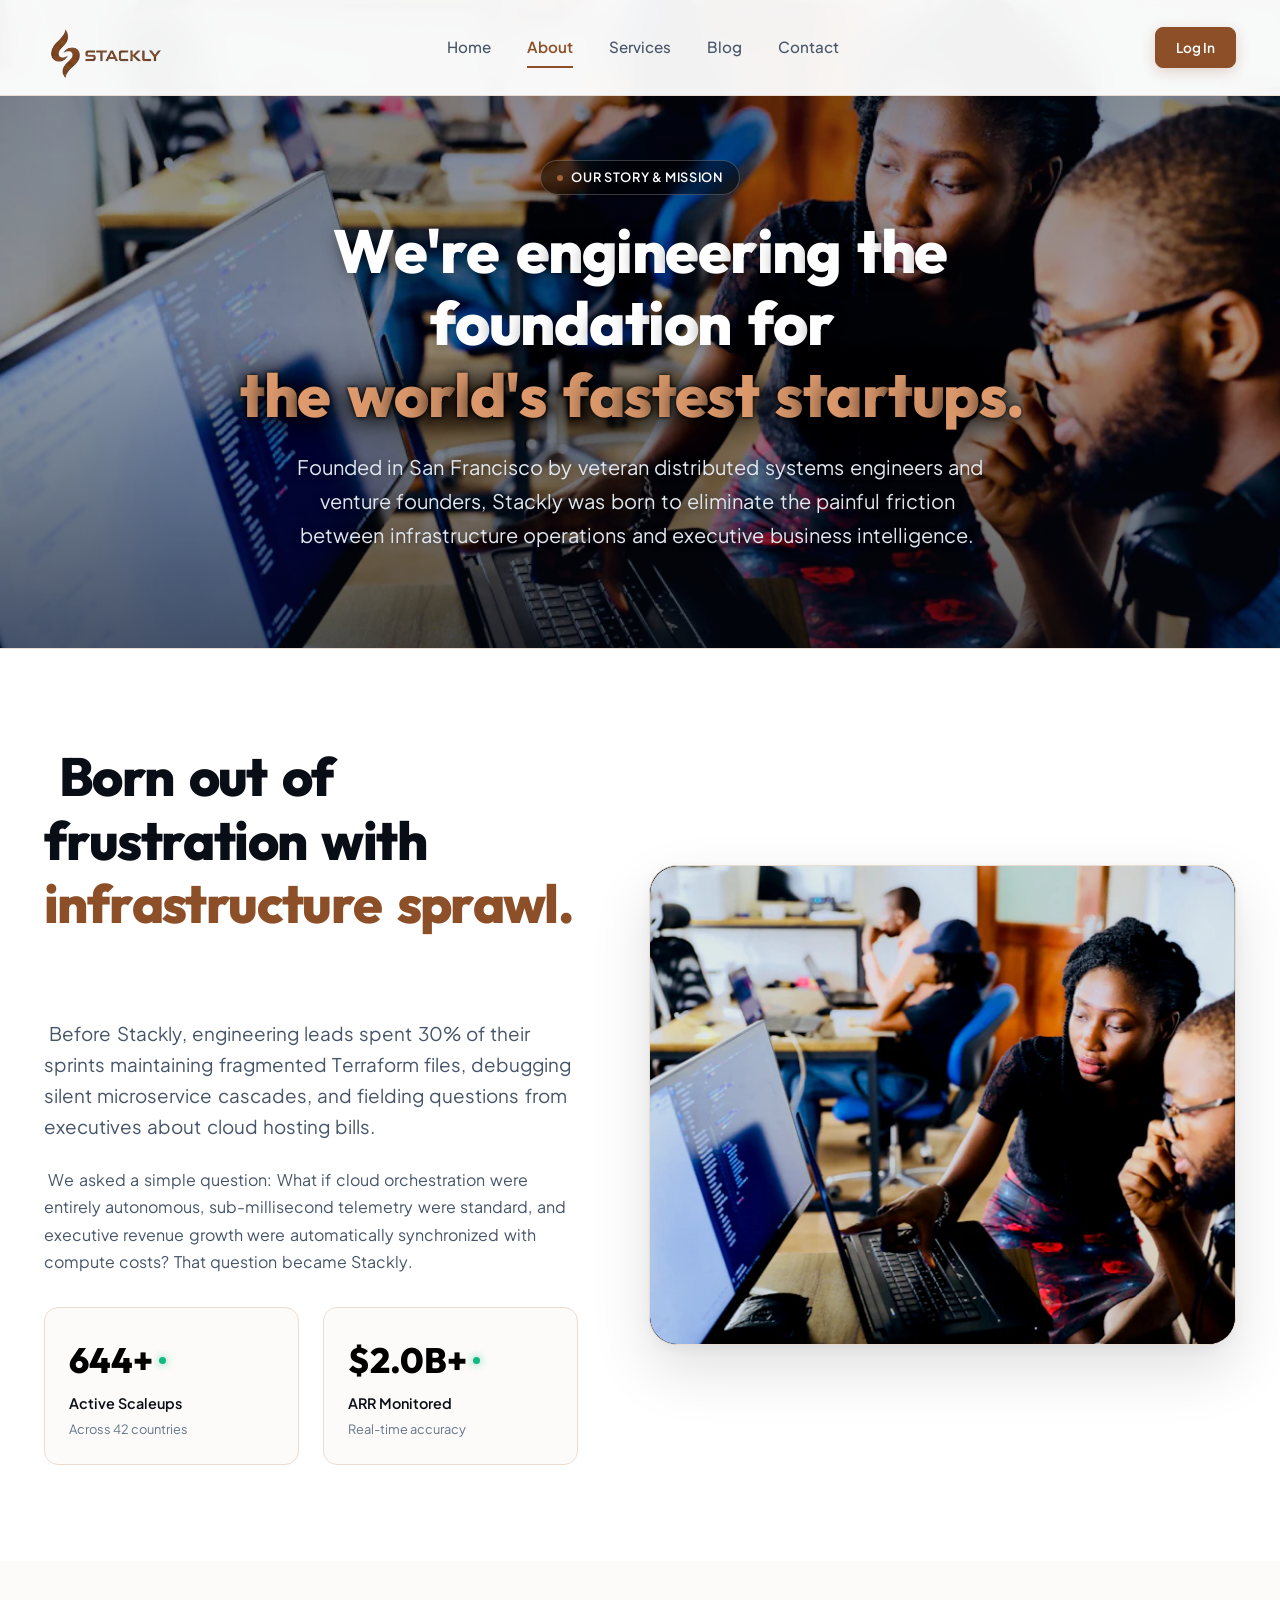
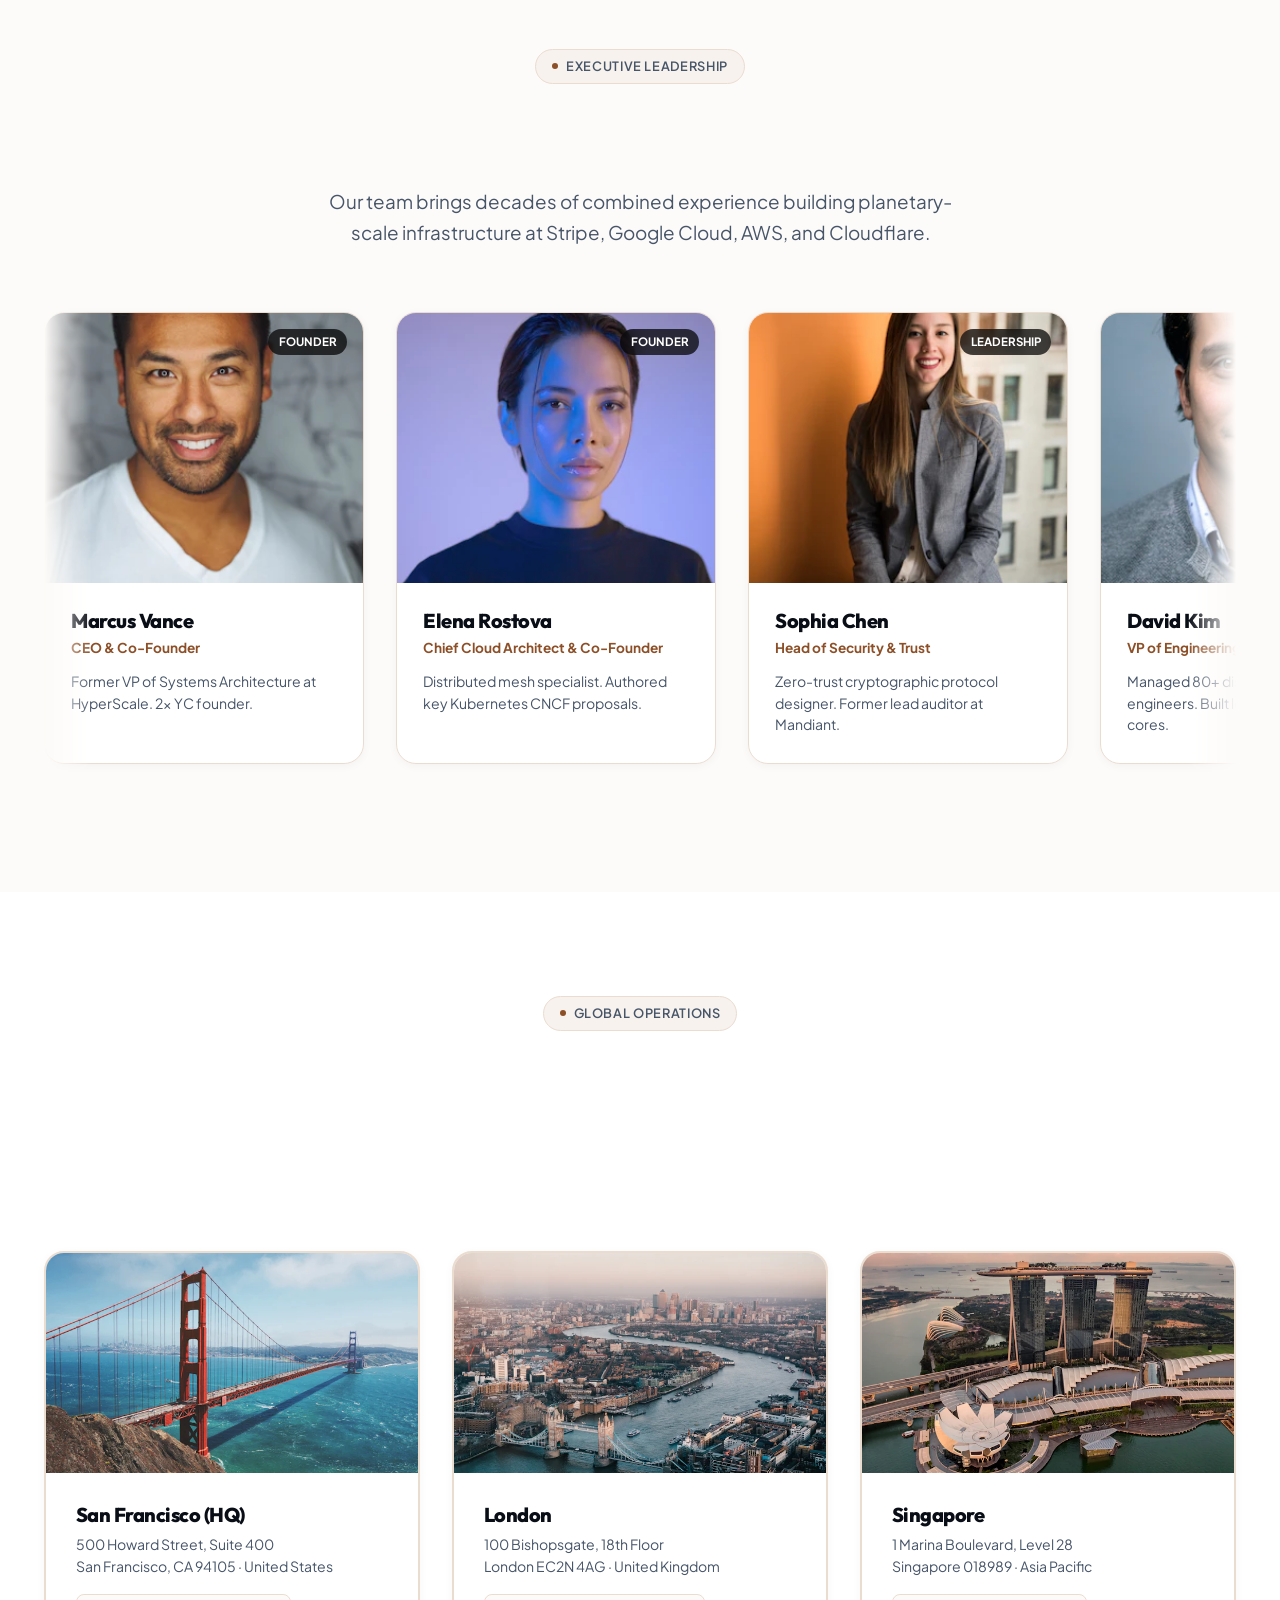
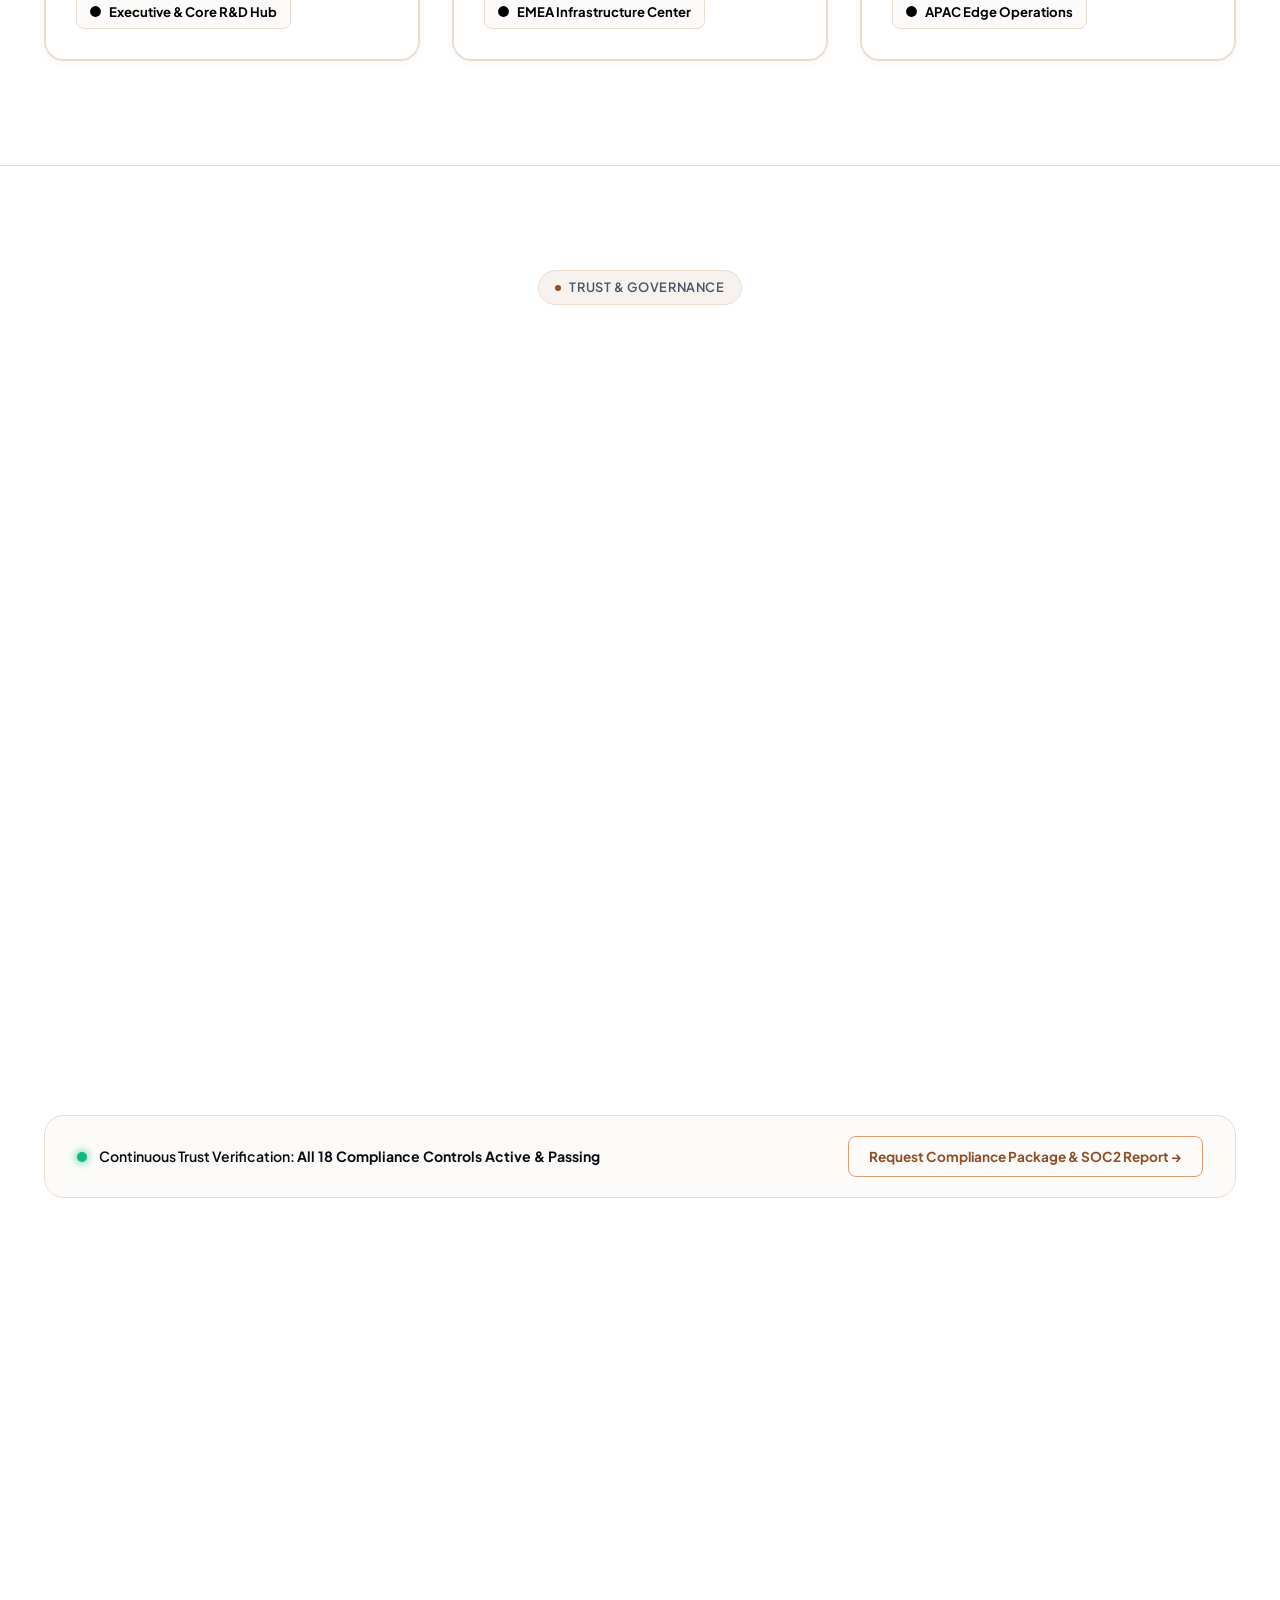
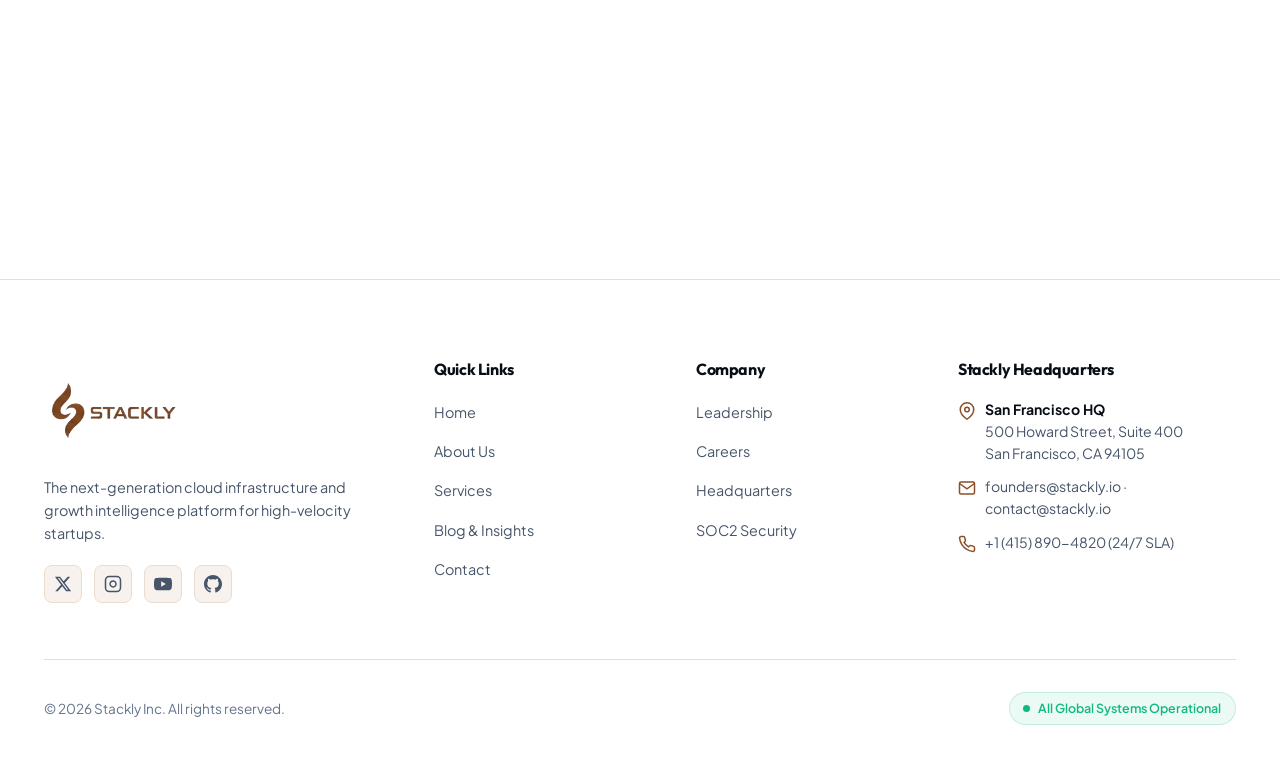
<file: about.html>
<!DOCTYPE html>
<html lang="en">
<head>
  <meta charset="UTF-8">
  <meta name="viewport" content="width=device-width, initial-scale=1.0">
  <title>About Us — Stackly Cloud Infrastructure</title>
  <meta name="description" content="Learn about Stackly's mission, leadership team, and global cloud engineering presence.">
  <link rel="icon" type="image/webp" href="assets/stacklylogo_18.webp">

  <!-- Core Stylesheets (Cache Busted) -->
  <link rel="stylesheet" href="css/style.css?v=5.0">

  <!-- Main JavaScript File -->
  <script src="js/main.js?v=5.3" defer></script>
</head>
<body>

  <!-- Preloader -->
  <div id="preloader" aria-hidden="true">
    <div class="preloader-content">
      <div class="preloader-logo-wrap">
        <img src="assets/stacklylogo_18.webp" alt="Stackly Logo" class="preloader-logo-img">
      </div>
      <div class="preloader-bar-wrap">
        <div class="preloader-bar"></div>
      </div>
      <span class="preloader-tagline">Loading About Stackly...</span>
    </div>
  </div>

  <!-- Header -->
  <header class="site-header" id="topHeader">
    <div class="container nav-container">
      <a href="index.html" class="brand-link" aria-label="Stackly Home">
        <img src="assets/stacklylogo_18.webp" alt="Stackly Logo" class="brand-logo">
      </a>

      <nav class="nav-menu" aria-label="Main Navigation">
        <a href="index.html" class="nav-link">Home</a>
        <a href="about.html" class="nav-link active">About</a>
        <a href="services.html" class="nav-link">Services</a>
        <a href="blog.html" class="nav-link">Blog</a>
        <a href="contact.html" class="nav-link">Contact</a>
      </nav>

      <div class="nav-actions">
        <a href="login.html" class="btn btn-primary btn-sm btn-desktop">Log In</a>
        <button class="mobile-toggle" aria-label="Toggle mobile menu">
          <span class="hamburger-line"></span>
          <span class="hamburger-line"></span>
          <span class="hamburger-line"></span>
        </button>
      </div>
    </div>
  </header>

  <!-- Mobile Nav Overlay -->
  <div class="mobile-nav" id="mobileNavMenu" aria-hidden="true">
    <div class="mobile-nav-topbar">
      <a href="index.html" class="mobile-nav-brand" aria-label="Stackly Home">
        <img src="assets/stacklylogo_18.webp" alt="Stackly Logo" class="mobile-nav-logo">
      </a>
      <button class="mobile-nav-close" id="mobileNavClose" aria-label="Close navigation menu">
        <svg width="22" height="22" viewBox="0 0 24 24" fill="none" stroke="currentColor" stroke-width="2.5" stroke-linecap="round" stroke-linejoin="round">
          <line x1="18" y1="6" x2="6" y2="18"></line>
          <line x1="6" y1="6" x2="18" y2="18"></line>
        </svg>
      </button>
    </div>
    <div class="mobile-nav-body">
      <div class="mobile-nav-links">
        <a href="index.html" class="mobile-nav-link">Home</a>
        <a href="about.html" class="mobile-nav-link active">About</a>
        <a href="services.html" class="mobile-nav-link">Services</a>
        <a href="blog.html" class="mobile-nav-link">Blog</a>
        <a href="contact.html" class="mobile-nav-link">Contact</a>
      </div>
      <a href="login.html" class="btn btn-primary btn-lg mobile-nav-cta">
        <span>Log In to Stackly</span>
      </a>
    </div>
  </div>

  <main>
    <!-- Page Hero with Clear Photographic Background (NO white box, centered content) -->
    <section class="page-hero page-hero-about">
      <div class="container">
        <div class="page-hero-clean-center text-center center-block">
          <div class="section-label">
            <span class="dot"></span>
            <span>Our Story & Mission</span>
          </div>
          <h1 class="page-hero-title">
            We're engineering the foundation for <br><span class="highlight-text">the world's fastest startups.</span>
          </h1>
          <p class="page-hero-desc">
            Founded in San Francisco by veteran distributed systems engineers and venture founders, Stackly was born to eliminate the painful friction between infrastructure operations and executive business intelligence.
          </p>
        </div>
      </div>
    </section>

    <!-- Mission & Visual Showcase -->
    <section id="missionSection" style="padding: 6rem 0; background: #ffffff;">
      <div class="container">
        <div class="about-grid">
          <div class="mission-text-col">
            <h2 class="section-title" id="missionTitle">
              Born out of frustration with <span class="highlight-text">infrastructure sprawl.</span>
            </h2>
            <p class="section-subtitle mission-desc-1" style="margin-bottom: 1.5rem;">
              Before Stackly, engineering leads spent 30% of their sprints maintaining fragmented Terraform files, debugging silent microservice cascades, and fielding questions from executives about cloud hosting bills.
            </p>
            <p class="mission-desc-2" style="color: var(--text-secondary); margin-bottom: 2rem; line-height: 1.7;">
              We asked a simple question: What if cloud orchestration were entirely autonomous, sub-millisecond telemetry were standard, and executive revenue growth were automatically synchronized with compute costs? That question became Stackly.
            </p>

            <div class="about-stat-cards">
              <div class="about-stat-card" style="padding: 1.5rem; background: var(--bg-secondary); border-radius: var(--radius-md); border: 1px solid var(--border-subtle);">
                <div style="font-size: 2.2rem; font-weight: 800; color: #000000; font-family: var(--font-heading); display: flex; align-items: center; gap: 6px;" id="aboutStatStartups">
                  2,400+
                </div>
                <div style="font-size: 0.9rem; font-weight: 600; margin-top: 0.25rem;">Active Scaleups</div>
                <div style="font-size: 0.8rem; color: var(--text-muted); margin-top: 0.25rem;">Across 42 countries</div>
              </div>
              <div class="about-stat-card" style="padding: 1.5rem; background: var(--bg-secondary); border-radius: var(--radius-md); border: 1px solid var(--border-subtle);">
                <div style="font-size: 2.2rem; font-weight: 800; color: #000000; font-family: var(--font-heading); display: flex; align-items: center; gap: 6px;" id="aboutStatArr">
                  $4.8B+
                </div>
                <div style="font-size: 0.9rem; font-weight: 600; margin-top: 0.25rem;">ARR Monitored</div>
                <div style="font-size: 0.8rem; color: var(--text-muted); margin-top: 0.25rem;">Real-time accuracy</div>
              </div>
            </div>
          </div>

          <!-- Right Side Image with 3D Fold & Unfold Animation -->
          <div class="about-image-card image-fold-wrapper">
            <div class="image-fold-container" id="imageFoldBox">
              <!-- Left Fold Leaf -->
              <div class="fold-leaf fold-leaf-left">
                <img src="assets/about_founders.webp" alt="Stackly Founders & Engineers Meeting" class="about-img">
              </div>
              <!-- Center Crease Seam Glow -->
              <div class="fold-spine-crease"></div>
              <!-- Right Fold Leaf -->
              <div class="fold-leaf fold-leaf-right">
                <img src="assets/about_founders.webp" alt="Stackly Founders & Engineers Meeting" class="about-img">
              </div>
            </div>
          </div>
        </div>
      </div>
    </section>

    <!-- Leadership Team Section (Continuous Horizontal Live Runner) -->
    <section id="leadership" class="leadership-section">
      <div class="container">
        <div class="text-center center-block">
          <div class="section-label">
            <span class="dot"></span>
            <span>Executive Leadership</span>
          </div>
          <h2 class="section-title">
            Meet the minds behind <span class="highlight-text">Stackly.</span>
          </h2>
          <p class="section-subtitle center-block" style="margin-bottom: 2.5rem;">
            Our team brings decades of combined experience building planetary-scale infrastructure at Stripe, Google Cloud, AWS, and Cloudflare.
          </p>
        </div>

        <!-- Continuous Horizontal Live Runner Carousel Track -->
        <div class="team-marquee-container" id="teamMarquee">
          <div class="team-marquee-track">
            <!-- Set 1 (4 Profiles) -->
            <div class="team-card">
              <div class="team-img-wrap">
                <img src="assets/author_marcus.webp" alt="Marcus Vance" class="team-card-img">
                <span class="team-role-badge">Founder</span>
              </div>
              <div class="team-card-body">
                <h4 class="team-member-name">Marcus Vance</h4>
                <p class="team-member-role">CEO & Co-Founder</p>
                <p class="team-member-bio">Former VP of Systems Architecture at HyperScale. 2x YC founder.</p>
              </div>
            </div>

            <div class="team-card">
              <div class="team-img-wrap">
                <img src="assets/author_elena.webp" alt="Elena Rostova" class="team-card-img">
                <span class="team-role-badge">Founder</span>
              </div>
              <div class="team-card-body">
                <h4 class="team-member-name">Elena Rostova</h4>
                <p class="team-member-role">Chief Cloud Architect & Co-Founder</p>
                <p class="team-member-bio">Distributed mesh specialist. Authored key Kubernetes CNCF proposals.</p>
              </div>
            </div>

            <div class="team-card">
              <div class="team-img-wrap">
                <img src="assets/author_sophia.webp" alt="Sophia Chen" class="team-card-img">
                <span class="team-role-badge">Leadership</span>
              </div>
              <div class="team-card-body">
                <h4 class="team-member-name">Sophia Chen</h4>
                <p class="team-member-role">Head of Security & Trust</p>
                <p class="team-member-bio">Zero-trust cryptographic protocol designer. Former lead auditor at Mandiant.</p>
              </div>
            </div>

            <div class="team-card">
              <div class="team-img-wrap">
                <img src="assets/author_david.webp" alt="David Kim" class="team-card-img">
                <span class="team-role-badge">Leadership</span>
              </div>
              <div class="team-card-body">
                <h4 class="team-member-name">David Kim</h4>
                <p class="team-member-role">VP of Engineering</p>
                <p class="team-member-bio">Managed 80+ distributed backend engineers. Built low-latency routing cores.</p>
              </div>
            </div>

            <!-- Set 2 (Duplicates for 100% Seamless Infinite Horizontal Runner) -->
            <div class="team-card">
              <div class="team-img-wrap">
                <img src="assets/author_marcus.webp" alt="Marcus Vance" class="team-card-img">
                <span class="team-role-badge">Founder</span>
              </div>
              <div class="team-card-body">
                <h4 class="team-member-name">Marcus Vance</h4>
                <p class="team-member-role">CEO & Co-Founder</p>
                <p class="team-member-bio">Former VP of Systems Architecture at HyperScale. 2x YC founder.</p>
              </div>
            </div>

            <div class="team-card">
              <div class="team-img-wrap">
                <img src="assets/author_elena.webp" alt="Elena Rostova" class="team-card-img">
                <span class="team-role-badge">Founder</span>
              </div>
              <div class="team-card-body">
                <h4 class="team-member-name">Elena Rostova</h4>
                <p class="team-member-role">Chief Cloud Architect & Co-Founder</p>
                <p class="team-member-bio">Distributed mesh specialist. Authored key Kubernetes CNCF proposals.</p>
              </div>
            </div>

            <div class="team-card">
              <div class="team-img-wrap">
                <img src="assets/author_sophia.webp" alt="Sophia Chen" class="team-card-img">
                <span class="team-role-badge">Leadership</span>
              </div>
              <div class="team-card-body">
                <h4 class="team-member-name">Sophia Chen</h4>
                <p class="team-member-role">Head of Security & Trust</p>
                <p class="team-member-bio">Zero-trust cryptographic protocol designer. Former lead auditor at Mandiant.</p>
              </div>
            </div>

            <div class="team-card">
              <div class="team-img-wrap">
                <img src="assets/author_david.webp" alt="David Kim" class="team-card-img">
                <span class="team-role-badge">Leadership</span>
              </div>
              <div class="team-card-body">
                <h4 class="team-member-name">David Kim</h4>
                <p class="team-member-role">VP of Engineering</p>
                <p class="team-member-bio">Managed 80+ distributed backend engineers. Built low-latency routing cores.</p>
              </div>
            </div>
          </div>
        </div>
      </div>
    </section>

    <!-- Global Presence & Office Locations (With Real City Photography & 3-Card Shuffle) -->
    <section id="locationsSection" style="padding: 6.5rem 0; background: #ffffff;">
      <div class="container">
        <div class="text-center center-block" style="position: relative;">
          <div class="section-label">
            <span class="dot"></span>
            <span>Global Operations</span>
          </div>
          <h2 class="section-title" id="locationsTitle">
            Operating from world tech capitals.
          </h2>
          <p class="section-subtitle center-block" id="locationsSubtitle" style="margin-bottom: 3.5rem;">
            Our distributed engineering centers maintain 24/7/365 follow-the-sun reliability for all customer clusters.
          </p>
        </div>

        <div class="locations-grid" id="locationsGrid">
          <!-- SF (Card 1: Natural Index 0) -->
          <div class="location-card" id="locationCardSF" data-card-index="0">
            <div class="location-img-wrap">
              <img src="assets/location_sf.webp" alt="San Francisco Office" class="location-img">
            </div>
            <div class="location-card-body">
              <h4 class="location-card-title">San Francisco (HQ)</h4>
              <p class="location-card-address">500 Howard Street, Suite 400<br>San Francisco, CA 94105 &middot; United States</p>
              <div class="location-hub-badge">
                <svg width="13" height="13" viewBox="0 0 24 24" fill="currentColor"><circle cx="12" cy="12" r="10"/></svg>
                <span>Executive & Core R&D Hub</span>
              </div>
            </div>
          </div>

          <!-- London (Card 2: Natural Index 1) -->
          <div class="location-card" id="locationCardLondon" data-card-index="1">
            <div class="location-img-wrap">
              <img src="assets/location_london.webp" alt="London Office" class="location-img">
            </div>
            <div class="location-card-body">
              <h4 class="location-card-title">London</h4>
              <p class="location-card-address">100 Bishopsgate, 18th Floor<br>London EC2N 4AG &middot; United Kingdom</p>
              <div class="location-hub-badge">
                <svg width="13" height="13" viewBox="0 0 24 24" fill="currentColor"><circle cx="12" cy="12" r="10"/></svg>
                <span>EMEA Infrastructure Center</span>
              </div>
            </div>
          </div>

          <!-- Singapore (Card 3: Natural Index 2) -->
          <div class="location-card" id="locationCardSingapore" data-card-index="2">
            <div class="location-img-wrap">
              <img src="assets/location_singapore.webp" alt="Singapore Office" class="location-img">
            </div>
            <div class="location-card-body">
              <h4 class="location-card-title">Singapore</h4>
              <p class="location-card-address">1 Marina Boulevard, Level 28<br>Singapore 018989 &middot; Asia Pacific</p>
              <div class="location-hub-badge">
                <svg width="13" height="13" viewBox="0 0 24 24" fill="currentColor"><circle cx="12" cy="12" r="10"/></svg>
                <span>APAC Edge Operations</span>
              </div>
            </div>
          </div>
        </div>
      </div>
    </section>

    <!-- Security & Compliance Section (SOC2 Type II & Zero-Trust Certified) -->
    <section id="security" class="security-section">
      <div class="container">
        <div class="text-center center-block">
          <div class="section-label"><span class="dot"></span> <span>Trust & Governance</span></div>
          <h2 class="section-title" id="securityTitle">SOC2 Type II & Zero-Trust Certified</h2>
          <p class="section-subtitle center-block" id="securitySubtitle">Stackly maintains continuous third-party compliance, enterprise penetration testing, and zero-trust mTLS encryption across all clusters.</p>
        </div>

        <!-- 4 Security & Compliance Architecture Pillars -->
        <div class="security-grid" id="securityGrid">
          <!-- Card 1: SOC 2 Type II -->
          <div class="security-card">
            <div class="security-icon-box">
              <svg width="28" height="28" viewBox="0 0 24 24" fill="none" stroke="currentColor" stroke-width="2.2"><path d="M12 22s8-4 8-10V5l-8-3-8 3v7c0 6 8 10 8 10z"/><path d="m9 12 2 2 4-4"/></svg>
            </div>
            <span class="security-pill">Audited Annually · Schellman</span>
            <h3 class="security-card-title">SOC 2 Type II Certified</h3>
            <p class="security-card-desc">Continuous automated compliance monitoring across Security, Availability, and Confidentiality trust principles with zero exceptions reported.</p>
            <div class="security-tags">
              <div class="security-tag-item">
                <svg width="15" height="15" viewBox="0 0 24 24" fill="none" stroke="currentColor" stroke-width="3"><polyline points="20 6 9 17 4 12"/></svg>
                <span>Type II Report Available Under NDA</span>
              </div>
              <div class="security-tag-item">
                <svg width="15" height="15" viewBox="0 0 24 24" fill="none" stroke="currentColor" stroke-width="3"><polyline points="20 6 9 17 4 12"/></svg>
                <span>100% Automated Audit Trail Evidence</span>
              </div>
            </div>
          </div>

          <!-- Card 2: Zero-Trust Hardware Core -->
          <div class="security-card">
            <div class="security-icon-box">
              <svg width="28" height="28" viewBox="0 0 24 24" fill="none" stroke="currentColor" stroke-width="2.2"><rect x="3" y="11" width="18" height="11" rx="2" ry="2"/><path d="M7 11V7a5 5 0 0 1 10 0v4"/></svg>
            </div>
            <span class="security-pill">FIPS 140-3 Level 3</span>
            <h3 class="security-card-title">Zero-Trust Cryptographic Core</h3>
            <p class="security-card-desc">Every inter-service communication packet is authenticated and encrypted via mutual TLS with ephemeral hardware-backed keys rotated every 60 minutes.</p>
            <div class="security-tags">
              <div class="security-tag-item">
                <svg width="15" height="15" viewBox="0 0 24 24" fill="none" stroke="currentColor" stroke-width="3"><polyline points="20 6 9 17 4 12"/></svg>
                <span>Hardware HSM Enclave Key Isolation</span>
              </div>
              <div class="security-tag-item">
                <svg width="15" height="15" viewBox="0 0 24 24" fill="none" stroke="currentColor" stroke-width="3"><polyline points="20 6 9 17 4 12"/></svg>
                <span>Automated 60-Minute Key Rotation</span>
              </div>
            </div>
          </div>

          <!-- Card 3: ISO 27001 & Data Privacy -->
          <div class="security-card">
            <div class="security-icon-box">
              <svg width="28" height="28" viewBox="0 0 24 24" fill="none" stroke="currentColor" stroke-width="2.2"><circle cx="12" cy="12" r="10"/><path d="M12 2a14.5 14.5 0 0 0 0 20 14.5 14.5 0 0 0 0-20"/><path d="M2 12h20"/></svg>
            </div>
            <span class="security-pill">ISO/IEC 27001 & 27701</span>
            <h3 class="security-card-title">ISO 27001 & GDPR Governance</h3>
            <p class="security-card-desc">Comprehensive Information Security Management System (ISMS) and Privacy Management compliant with EU GDPR, HIPAA, and regional data residency mandates.</p>
            <div class="security-tags">
              <div class="security-tag-item">
                <svg width="15" height="15" viewBox="0 0 24 24" fill="none" stroke="currentColor" stroke-width="3"><polyline points="20 6 9 17 4 12"/></svg>
                <span>EU, US & APAC Data Residency Guarantee</span>
              </div>
              <div class="security-tag-item">
                <svg width="15" height="15" viewBox="0 0 24 24" fill="none" stroke="currentColor" stroke-width="3"><polyline points="20 6 9 17 4 12"/></svg>
                <span>HIPAA & BAA Execution Support</span>
              </div>
            </div>
          </div>

          <!-- Card 4: Threat Defense & Bug Bounty -->
          <div class="security-card">
            <div class="security-icon-box">
              <svg width="28" height="28" viewBox="0 0 24 24" fill="none" stroke="currentColor" stroke-width="2.2"><path d="m4 4 16 16"/><circle cx="12" cy="12" r="8"/><path d="m4 20 16-16"/></svg>
            </div>
            <span class="security-pill">HackerOne & Mandiant</span>
            <h3 class="security-card-title">Continuous Threat Defense</h3>
            <p class="security-card-desc">Quarterly external white-box and black-box penetration testing coupled with a continuous private HackerOne bug bounty program covering 100% of attack surfaces.</p>
            <div class="security-tags">
              <div class="security-tag-item">
                <svg width="15" height="15" viewBox="0 0 24 24" fill="none" stroke="currentColor" stroke-width="3"><polyline points="20 6 9 17 4 12"/></svg>
                <span>Quarterly Third-Party Greybox Audits</span>
              </div>
              <div class="security-tag-item">
                <svg width="15" height="15" viewBox="0 0 24 24" fill="none" stroke="currentColor" stroke-width="3"><polyline points="20 6 9 17 4 12"/></svg>
                <span>0 Critical CVEs Reported Since Inception</span>
              </div>
            </div>
          </div>
        </div>

        <!-- Security Live Audit Status Strip -->
        <div class="security-status-bar">
          <div class="security-status-left">
            <span class="live-pulse-dot" style="display: inline-block; width: 10px; height: 10px; border-radius: 50%; background: #10b981; box-shadow: 0 0 10px #10b981;"></span>
            <span>Continuous Trust Verification: <strong>All 18 Compliance Controls Active & Passing</strong></span>
          </div>
          <a href="404.html" class="btn btn-outline btn-sm" style="border-color: #df9b6d; color: #8C4F27; font-weight: 700;">
            Request Compliance Package & SOC2 Report &rarr;
          </a>
        </div>
      </div>
    </section>

    <!-- CTA & Careers Section (Downside Entrance with Dual 404 Navigation Buttons) -->
    <section id="careers" class="cta-banner-section">
      <div class="container">
        <div class="cta-banner-box" id="careersCtaBox">
          <h2 class="cta-banner-title" id="careersCtaTitle">Build with the Stackly engineering team.</h2>
          <p class="cta-banner-desc" id="careersCtaDesc">We are hiring exceptional systems architects, distributed engine developers, and product designers worldwide.</p>
          <div class="cta-btn-group" style="display: flex; gap: 1.25rem; justify-content: center; align-items: center; flex-wrap: wrap;">
            <a href="404.html" class="btn btn-secondary btn-lg" style="background: #ffffff; color: #000000; border-color: #ffffff;">View Open Careers</a>
            <a href="404.html" class="btn btn-outline btn-lg" style="border: 2px solid #df9b6d; color: #df9b6d; background: transparent;">Contact Engineering</a>
          </div>
        </div>
      </div>
    </section>
  </main>

  <!-- Footer -->
  <footer class="site-footer">
    <div class="container">
      <div class="footer-top">
        <div class="footer-brand">
          <a href="index.html" aria-label="Stackly Home">
            <img src="assets/stacklylogo_18.webp" alt="Stackly Logo" class="footer-logo">
          </a>
          <p class="footer-caption">
            The next-generation cloud infrastructure and growth intelligence platform for high-velocity startups.
          </p>
          <div class="social-links">
            <a href="404.html" class="social-link" aria-label="X (Twitter)">
              <svg width="18" height="18" viewBox="0 0 24 24" fill="currentColor"><path d="M18.244 2.25h3.308l-7.227 8.26 8.502 11.24H16.17l-5.214-6.817L4.99 21.75H1.68l7.73-8.835L1.254 2.25H8.08l4.713 6.231zm-1.161 17.52h1.833L7.084 4.126H5.117z"/></svg>
            </a>
            <a href="404.html" class="social-link" aria-label="Instagram">
              <svg width="18" height="18" viewBox="0 0 24 24" fill="none" stroke="currentColor" stroke-width="2"><rect x="2" y="2" width="20" height="20" rx="5" ry="5"></rect><path d="M16 11.37A4 4 0 1 1 12.63 8 4 4 0 0 1 16 11.37z"></path><line x1="17.5" y1="6.5" x2="17.51" y2="6.5"></line></svg>
            </a>
            <a href="404.html" class="social-link" aria-label="YouTube">
              <svg width="18" height="18" viewBox="0 0 24 24" fill="currentColor"><path d="M23.498 6.186a3.016 3.016 0 0 0-2.122-2.136C19.505 3.545 12 3.545 12 3.545s-7.505 0-9.377.505A3.017 3.017 0 0 0 .502 6.186C0 8.07 0 12 0 12s0 3.93.502 5.814a3.016 3.016 0 0 0 2.122 2.136c1.871.505 9.376.505 9.376.505s7.505 0 9.377-.505a3.015 3.015 0 0 0 2.122-2.136C24 15.93 24 12 24 12s0-3.93-.502-5.814zM9.545 15.568V8.432L15.818 12l-6.273 3.568z"/></svg>
            </a>
            <a href="404.html" class="social-link" aria-label="GitHub">
              <svg width="18" height="18" viewBox="0 0 24 24" fill="currentColor"><path d="M12 0c-6.626 0-12 5.373-12 12 0 5.302 3.438 9.8 8.207 11.387.599.111.793-.261.793-.577v-2.234c-3.338.726-4.033-1.416-4.033-1.416-.546-1.387-1.333-1.756-1.333-1.756-1.089-.745.083-.729.083-.729 1.205.084 1.839 1.237 1.839 1.237 1.07 1.834 2.807 1.304 3.492.997.107-.775.418-1.305.762-1.604-2.665-.305-5.467-1.334-5.467-5.931 0-1.311.469-2.381 1.236-3.221-.124-.303-.535-1.524.117-3.176 0 0 1.008-.322 3.301 1.23.957-.266 1.983-.399 3.003-.404 1.02.005 2.047.138 3.006.404 2.291-1.552 3.297-1.23 3.297-1.23.653 1.653.242 2.874.118 3.176.77.84 1.235 1.911 1.235 3.221 0 4.609-2.807 5.624-5.479 5.921.43.372.823 1.102.823 2.222v3.293c0 .319.192.694.801.576 4.765-1.589 8.199-6.086 8.199-11.386 0-6.627-5.373-12-12-12z"/></svg>
            </a>
          </div>
        </div>

        <div>
          <h4 class="footer-col-title">Quick Links</h4>
          <ul class="footer-links">
            <li><a href="index.html" class="footer-link">Home</a></li>
            <li><a href="about.html" class="footer-link">About Us</a></li>
            <li><a href="services.html" class="footer-link">Services</a></li>
            <li><a href="blog.html" class="footer-link">Blog & Insights</a></li>
            <li><a href="contact.html" class="footer-link">Contact</a></li>
          </ul>
        </div>

        <div>
          <h4 class="footer-col-title">Company</h4>
          <ul class="footer-links">
            <li><a href="404.html" class="footer-link">Leadership</a></li>
            <li><a href="404.html" class="footer-link">Careers</a></li>
            <li><a href="404.html" class="footer-link">Headquarters</a></li>
            <li><a href="404.html" class="footer-link">SOC2 Security</a></li>
          </ul>
        </div>

        <!-- Stackly Address & Office Details (Replaced Stay Updated) -->
        <div>
          <h4 class="footer-col-title">Stackly Headquarters</h4>
          <div class="footer-address-block">
            <div class="footer-address-item">
              <svg width="18" height="18" viewBox="0 0 24 24" fill="none" stroke="currentColor" stroke-width="2"><path d="M21 10c0 7-9 13-9 13s-9-6-9-13a9 9 0 0 1 18 0z"></path><circle cx="12" cy="10" r="3"></circle></svg>
              <div>
                <strong>San Francisco HQ</strong><br>
                500 Howard Street, Suite 400<br>
                San Francisco, CA 94105
              </div>
            </div>
            <div class="footer-address-item">
              <svg width="18" height="18" viewBox="0 0 24 24" fill="none" stroke="currentColor" stroke-width="2"><path d="M4 4h16c1.1 0 2 .9 2 2v12c0 1.1-.9 2-2 2H4c-1.1 0-2-.9-2-2V6c0-1.1.9-2 2-2z"></path><polyline points="22,6 12,13 2,6"></polyline></svg>
              <div>founders@stackly.io &middot; contact@stackly.io</div>
            </div>
            <div class="footer-address-item">
              <svg width="18" height="18" viewBox="0 0 24 24" fill="none" stroke="currentColor" stroke-width="2"><path d="M22 16.92v3a2 2 0 0 1-2.18 2 19.79 19.79 0 0 1-8.63-3.07 19.5 19.5 0 0 1-6-6 19.79 19.79 0 0 1-3.07-8.67A2 2 0 0 1 4.11 2h3a2 2 0 0 1 2 1.72 12.84 12.84 0 0 0 .7 2.81 2 2 0 0 1-.45 2.11L8.09 9.91a16 16 0 0 0 6 6l1.27-1.27a2 2 0 0 1 2.11-.45 12.84 12.84 0 0 0 2.81.7A2 2 0 0 1 22 16.92z"></path></svg>
              <div>+1 (415) 890-4820 (24/7 SLA)</div>
            </div>
          </div>
        </div>
      </div>

      <div class="footer-bottom">
        <div>&copy; 2026 Stackly Inc. All rights reserved.</div>
        <div class="system-status-badge">
          <span style="width: 7px; height: 7px; border-radius: 50%; background: #10b981;"></span>
          <span>All Global Systems Operational</span>
        </div>
      </div>
    </div>
  </footer>

</body>
</html>
</file>
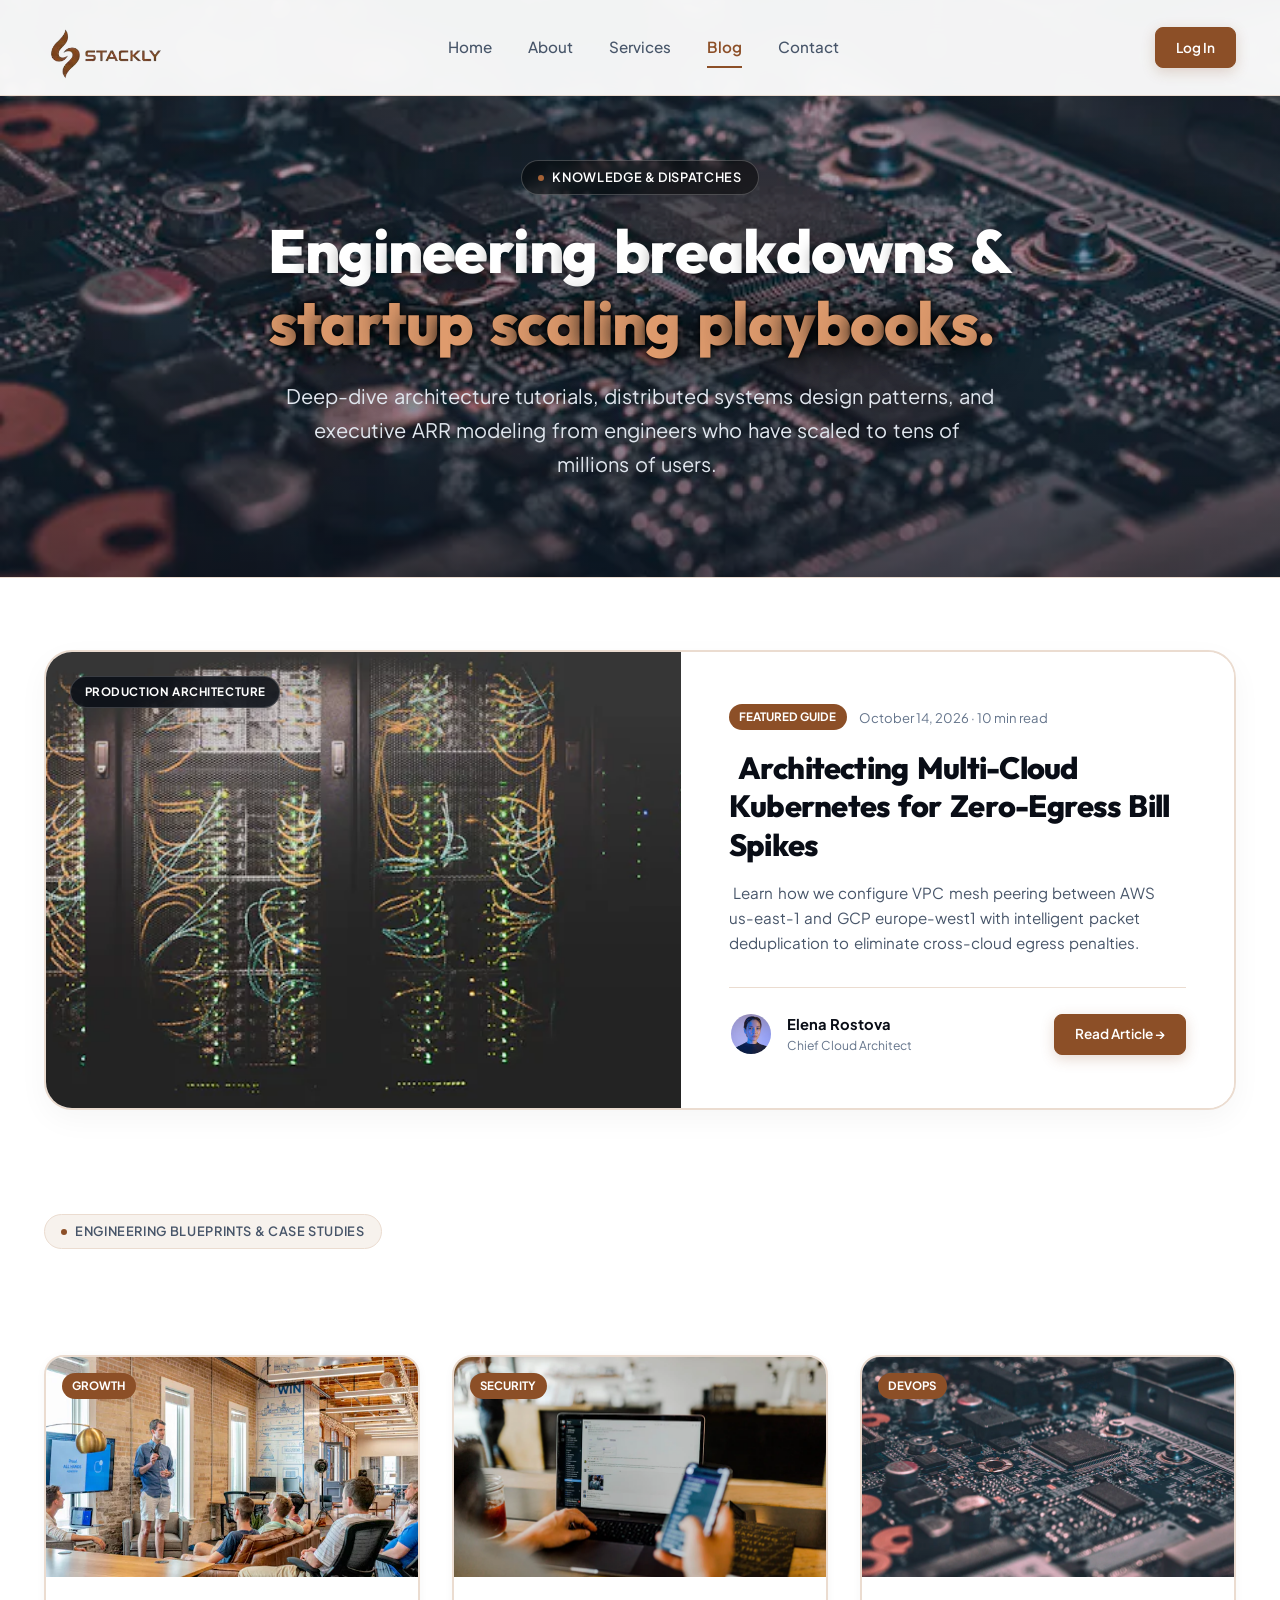
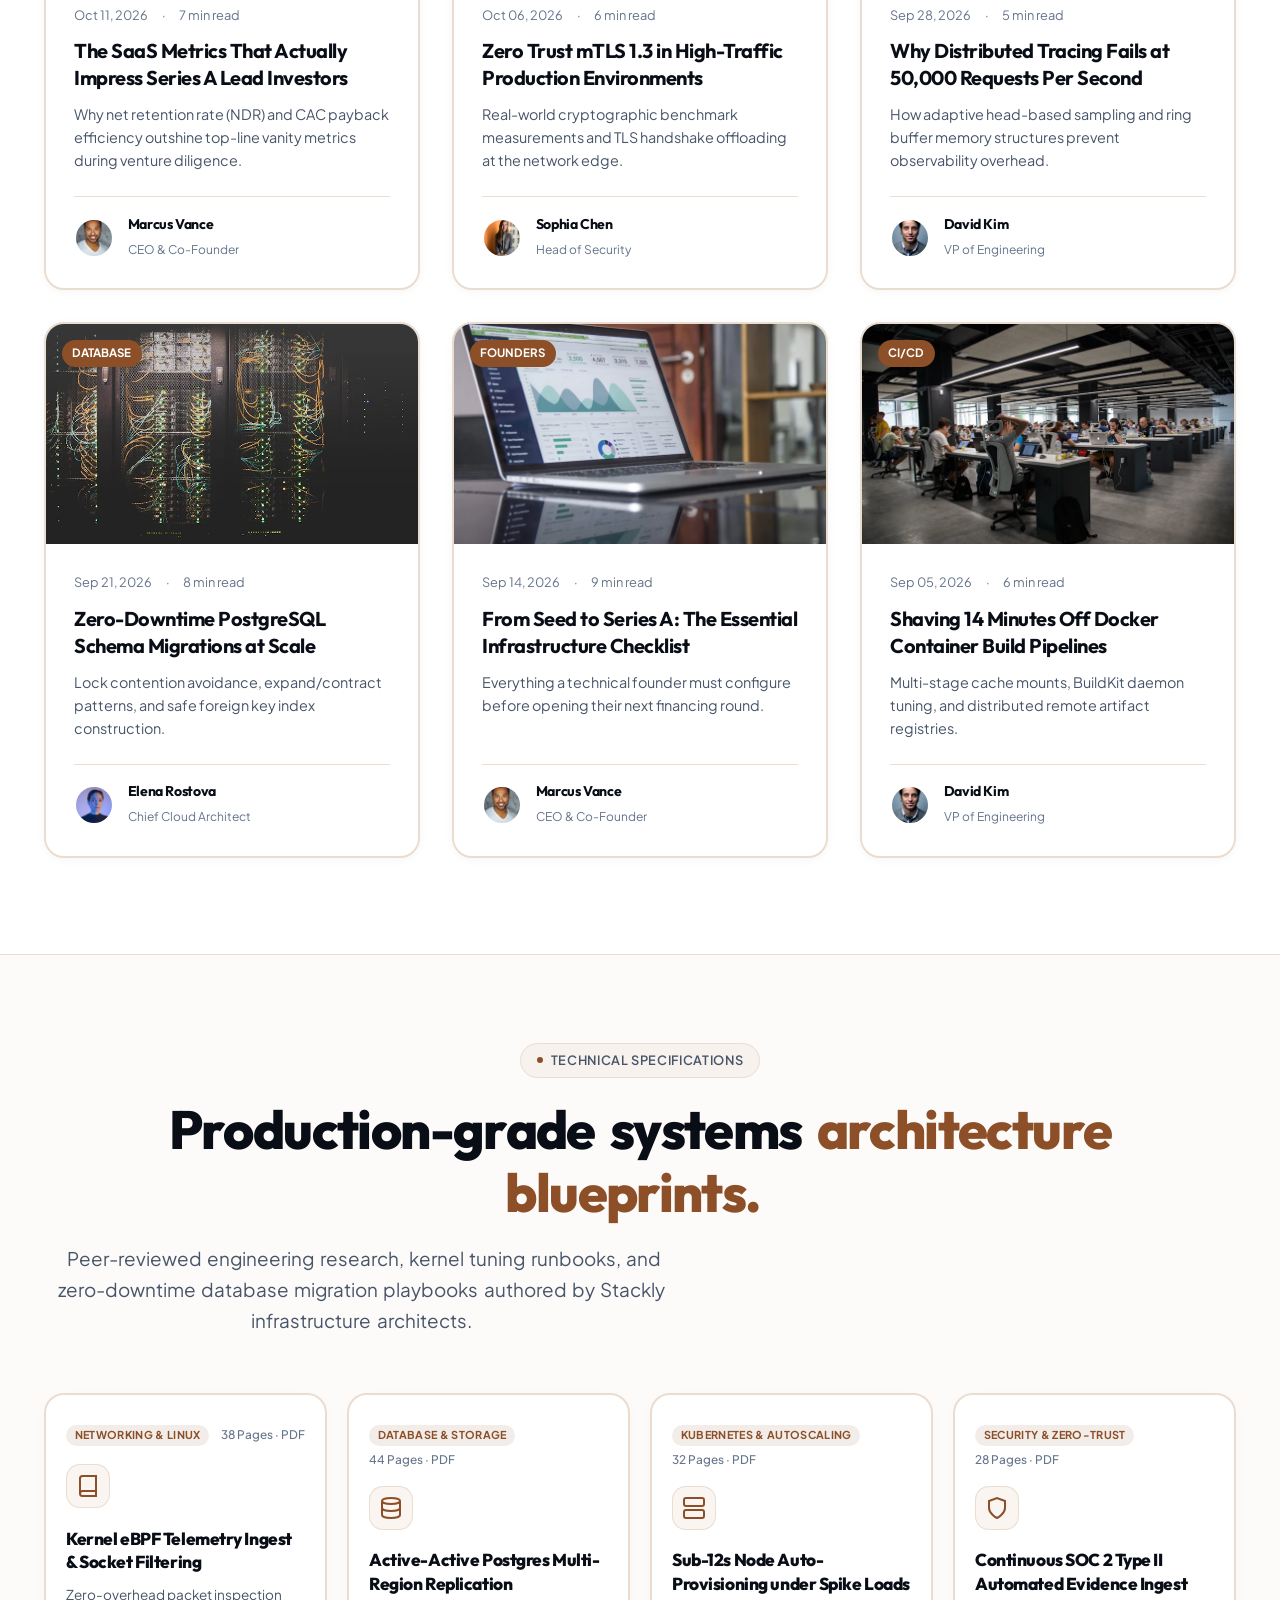
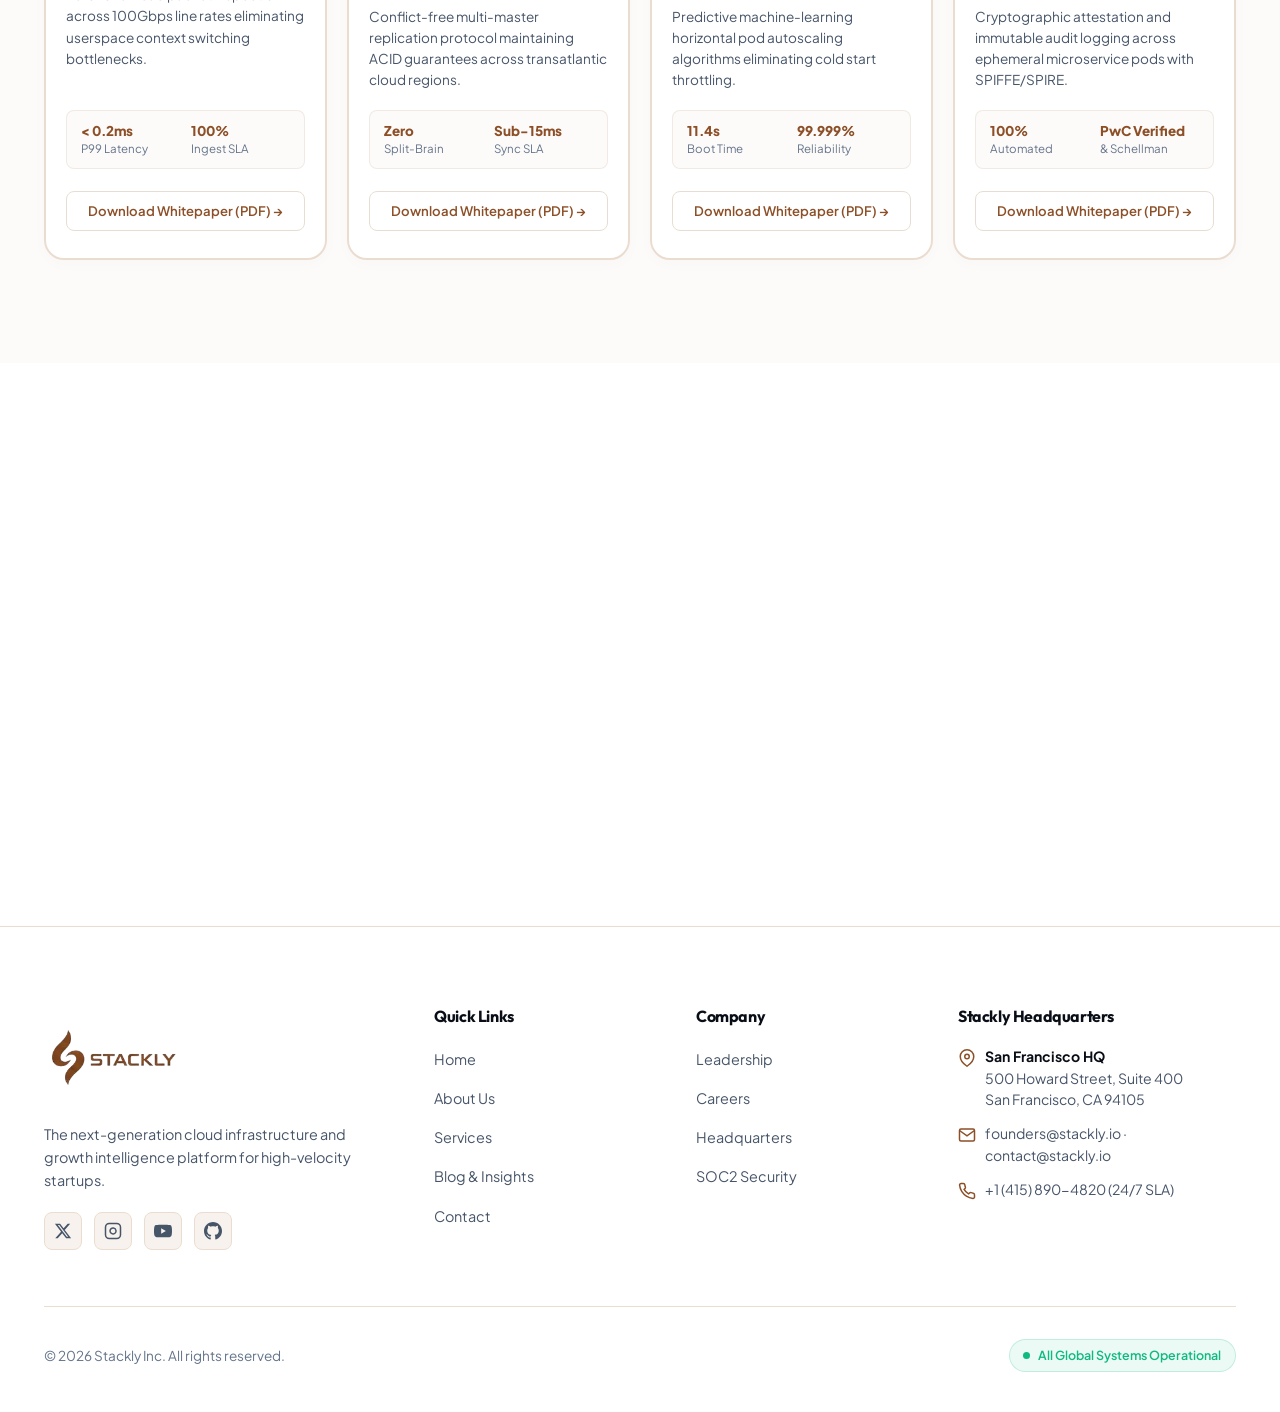
<file: blog.html>
<!DOCTYPE html>
<html lang="en">
<head>
  <meta charset="UTF-8">
  <meta name="viewport" content="width=device-width, initial-scale=1.0">
  <title>Blog & Engineering Dispatches — Stackly</title>
  <meta name="description" content="Technical blueprints, cloud architecture insights, and venture growth playbooks from the Stackly engineering team.">
  <link rel="icon" type="image/webp" href="assets/stacklylogo_18.webp">

  <!-- Core Stylesheets (Cache Busted) -->
  <link rel="stylesheet" href="css/style.css?v=5.4">

  <!-- Main JavaScript File -->
  <script src="js/main.js?v=5.4" defer></script>
</head>
<body>

  <!-- Preloader -->
  <div id="preloader" aria-hidden="true">
    <div class="preloader-content">
      <div class="preloader-logo-wrap">
        <img src="assets/stacklylogo_18.webp" alt="Stackly Logo" class="preloader-logo-img">
      </div>
      <div class="preloader-bar-wrap">
        <div class="preloader-bar"></div>
      </div>
      <span class="preloader-tagline">Loading Stackly Dispatches...</span>
    </div>
  </div>

  <!-- Header -->
  <header class="site-header" id="topHeader">
    <div class="container nav-container">
      <a href="index.html" class="brand-link" aria-label="Stackly Home">
        <img src="assets/stacklylogo_18.webp" alt="Stackly Logo" class="brand-logo">
      </a>

      <nav class="nav-menu" aria-label="Main Navigation">
        <a href="index.html" class="nav-link">Home</a>
        <a href="about.html" class="nav-link">About</a>
        <a href="services.html" class="nav-link">Services</a>
        <a href="blog.html" class="nav-link active">Blog</a>
        <a href="contact.html" class="nav-link">Contact</a>
      </nav>

      <div class="nav-actions">
        <a href="login.html" class="btn btn-primary btn-sm btn-desktop">Log In</a>
        <button class="mobile-toggle" aria-label="Toggle mobile menu">
          <span class="hamburger-line"></span>
          <span class="hamburger-line"></span>
          <span class="hamburger-line"></span>
        </button>
      </div>
    </div>
  </header>

  <!-- Mobile Navigation Drawer Overlay -->
  <div class="mobile-nav" id="mobileNavMenu" aria-hidden="true">
    <div class="mobile-nav-topbar">
      <a href="index.html" class="mobile-nav-brand" aria-label="Stackly Home">
        <img src="assets/stacklylogo_18.webp" alt="Stackly Logo" class="mobile-nav-logo">
      </a>
      <button class="mobile-nav-close" id="mobileNavClose" aria-label="Close navigation menu">
        <svg width="22" height="22" viewBox="0 0 24 24" fill="none" stroke="currentColor" stroke-width="2.5" stroke-linecap="round" stroke-linejoin="round">
          <line x1="18" y1="6" x2="6" y2="18"></line>
          <line x1="6" y1="6" x2="18" y2="18"></line>
        </svg>
      </button>
    </div>
    <div class="mobile-nav-body">
      <div class="mobile-nav-links">
        <a href="index.html" class="mobile-nav-link">Home</a>
        <a href="about.html" class="mobile-nav-link">About</a>
        <a href="services.html" class="mobile-nav-link">Services</a>
        <a href="blog.html" class="mobile-nav-link active">Blog</a>
        <a href="contact.html" class="mobile-nav-link">Contact</a>
      </div>
      <a href="login.html" class="btn btn-primary btn-lg mobile-nav-cta">
        <span>Log In to Stackly</span>
      </a>
    </div>
  </div>

  <main>
    <!-- Page Hero with Computing & Hardware Background Image (NO white box, centered content) -->
    <section class="page-hero page-hero-blog">
      <div class="container">
        <div class="page-hero-clean-center text-center center-block">
          <div class="section-label">
            <span class="dot"></span>
            <span>Knowledge & Dispatches</span>
          </div>
          <h1 class="page-hero-title">
            Engineering breakdowns & <br><span class="highlight-text">startup scaling playbooks.</span>
          </h1>
          <p class="page-hero-desc">
            Deep-dive architecture tutorials, distributed systems design patterns, and executive ARR modeling from engineers who have scaled to tens of millions of users.
          </p>
        </div>
      </div>
    </section>

    <!-- Featured Post (Large Visual Showcase with Split & Join Animation) -->
    <section class="blog-featured-section" id="featuredSection" style="padding: 4.5rem 0 2.5rem; background: #ffffff; overflow-x: clip;">
      <div class="container">
        <div class="featured-article-card" id="featuredArticleCard">
          <div class="featured-card-left" id="featuredCardLeft">
            <img src="assets/blog_featured.webp" alt="Cloud Infrastructure Server Rack Architecture" class="featured-real-img">
            <span class="featured-badge-pill">Production Architecture</span>
          </div>
          <div class="featured-card-right" id="featuredCardRight">
            <div class="featured-meta-pill">
              <span class="featured-tag">Featured Guide</span>
              <span class="featured-date">October 14, 2026 &middot; 10 min read</span>
            </div>
            <h2 class="featured-article-title" id="featuredArticleTitle">
              <a href="404.html">Architecting Multi-Cloud Kubernetes for Zero-Egress Bill Spikes</a>
            </h2>
            <p class="featured-article-desc" id="featuredArticleDesc">
              Learn how we configure VPC mesh peering between AWS us-east-1 and GCP europe-west1 with intelligent packet deduplication to eliminate cross-cloud egress penalties.
            </p>
            <div class="featured-article-footer">
              <div class="featured-author-info">
                <img src="assets/author_elena.webp" alt="Elena Rostova" class="featured-author-avatar">
                <div>
                  <div class="featured-author-name">Elena Rostova</div>
                  <div class="featured-author-role">Chief Cloud Architect</div>
                </div>
              </div>
              <a href="404.html" class="btn btn-primary btn-sm featured-cta-btn">Read Article →</a>
            </div>
          </div>
        </div>
      </div>
    </section>

    <!-- Articles Grid (6 Full Image Cards with Shuffle & Arrange) -->
    <section class="blog-articles-section" id="blogArticlesSection" style="padding: 4rem 0 6rem; background: #ffffff;">
      <div class="container">
        <div class="section-header-wrap" style="display: flex; align-items: flex-end; justify-content: space-between; margin-bottom: 2.5rem; flex-wrap: wrap; gap: 1.5rem;">
          <div>
            <div class="section-label">
              <span class="dot"></span>
              <span>Engineering Blueprints & Case Studies</span>
            </div>
            <h2 class="section-title" id="blogGridTitle" style="font-size: clamp(1.85rem, 3vw, 2.5rem); margin-bottom: 0;">
              Latest architectural breakdowns from our core team.
            </h2>
          </div>
        </div>
        <div class="blog-grid" id="blogGrid">
          <!-- Article 1 -->
          <article class="blog-card">
            <div class="blog-image-wrap">
              <img src="assets/blog_saas.webp" alt="SaaS Metrics" class="blog-img">
              <span class="blog-category-badge">Growth</span>
            </div>
            <div class="blog-body">
              <div class="blog-meta">
                <span>Oct 11, 2026</span> &middot; <span>7 min read</span>
              </div>
              <h3 class="blog-title"><a href="404.html">The SaaS Metrics That Actually Impress Series A Lead Investors</a></h3>
              <p class="blog-excerpt">Why net retention rate (NDR) and CAC payback efficiency outshine top-line vanity metrics during venture diligence.</p>
              <div class="blog-author">
                <img src="assets/author_marcus.webp" alt="Marcus Vance" class="blog-author-img">
                <div class="blog-author-info">
                  <h5>Marcus Vance</h5>
                  <span>CEO & Co-Founder</span>
                </div>
              </div>
            </div>
          </article>

          <!-- Article 2 -->
          <article class="blog-card">
            <div class="blog-image-wrap">
              <img src="assets/blog_zerotrust.webp" alt="Zero Trust Security" class="blog-img">
              <span class="blog-category-badge">Security</span>
            </div>
            <div class="blog-body">
              <div class="blog-meta">
                <span>Oct 06, 2026</span> &middot; <span>6 min read</span>
              </div>
              <h3 class="blog-title"><a href="404.html">Zero Trust mTLS 1.3 in High-Traffic Production Environments</a></h3>
              <p class="blog-excerpt">Real-world cryptographic benchmark measurements and TLS handshake offloading at the network edge.</p>
              <div class="blog-author">
                <img src="assets/author_sophia.webp" alt="Sophia Chen" class="blog-author-img">
                <div class="blog-author-info">
                  <h5>Sophia Chen</h5>
                  <span>Head of Security</span>
                </div>
              </div>
            </div>
          </article>

          <!-- Article 3 -->
          <article class="blog-card">
            <div class="blog-image-wrap">
              <img src="assets/blog_apm.webp" alt="APM Tracing" class="blog-img">
              <span class="blog-category-badge">DevOps</span>
            </div>
            <div class="blog-body">
              <div class="blog-meta">
                <span>Sep 28, 2026</span> &middot; <span>5 min read</span>
              </div>
              <h3 class="blog-title"><a href="404.html">Why Distributed Tracing Fails at 50,000 Requests Per Second</a></h3>
              <p class="blog-excerpt">How adaptive head-based sampling and ring buffer memory structures prevent observability overhead.</p>
              <div class="blog-author">
                <img src="assets/author_david.webp" alt="David Kim" class="blog-author-img">
                <div class="blog-author-info">
                  <h5>David Kim</h5>
                  <span>VP of Engineering</span>
                </div>
              </div>
            </div>
          </article>

          <!-- Article 4 -->
          <article class="blog-card">
            <div class="blog-image-wrap">
              <img src="assets/blog_database.webp" alt="Database Migrations" class="blog-img">
              <span class="blog-category-badge">Database</span>
            </div>
            <div class="blog-body">
              <div class="blog-meta">
                <span>Sep 21, 2026</span> &middot; <span>8 min read</span>
              </div>
              <h3 class="blog-title"><a href="404.html">Zero-Downtime PostgreSQL Schema Migrations at Scale</a></h3>
              <p class="blog-excerpt">Lock contention avoidance, expand/contract patterns, and safe foreign key index construction.</p>
              <div class="blog-author">
                <img src="assets/author_elena.webp" alt="Elena Rostova" class="blog-author-img">
                <div class="blog-author-info">
                  <h5>Elena Rostova</h5>
                  <span>Chief Cloud Architect</span>
                </div>
              </div>
            </div>
          </article>

          <!-- Article 5 -->
          <article class="blog-card">
            <div class="blog-image-wrap">
              <img src="assets/blog_growth.webp" alt="Startup Growth" class="blog-img">
              <span class="blog-category-badge">Founders</span>
            </div>
            <div class="blog-body">
              <div class="blog-meta">
                <span>Sep 14, 2026</span> &middot; <span>9 min read</span>
              </div>
              <h3 class="blog-title"><a href="404.html">From Seed to Series A: The Essential Infrastructure Checklist</a></h3>
              <p class="blog-excerpt">Everything a technical founder must configure before opening their next financing round.</p>
              <div class="blog-author">
                <img src="assets/author_marcus.webp" alt="Marcus Vance" class="blog-author-img">
                <div class="blog-author-info">
                  <h5>Marcus Vance</h5>
                  <span>CEO & Co-Founder</span>
                </div>
              </div>
            </div>
          </article>

          <!-- Article 6 -->
          <article class="blog-card">
            <div class="blog-image-wrap">
              <img src="assets/blog_speed.webp" alt="CI/CD Speed" class="blog-img">
              <span class="blog-category-badge">CI/CD</span>
            </div>
            <div class="blog-body">
              <div class="blog-meta">
                <span>Sep 05, 2026</span> &middot; <span>6 min read</span>
              </div>
              <h3 class="blog-title"><a href="404.html">Shaving 14 Minutes Off Docker Container Build Pipelines</a></h3>
              <p class="blog-excerpt">Multi-stage cache mounts, BuildKit daemon tuning, and distributed remote artifact registries.</p>
              <div class="blog-author">
                <img src="assets/author_david.webp" alt="David Kim" class="blog-author-img">
                <div class="blog-author-info">
                  <h5>David Kim</h5>
                  <span>VP of Engineering</span>
                </div>
              </div>
            </div>
          </article>
        </div>
      </div>
    </section>

    <!-- New Section: Production Architecture Blueprints & Technical Research Papers -->
    <section class="whitepaper-section" id="whitepapersSection">
      <div class="container">
        <div class="section-header text-center center-block" style="margin-bottom: 3.5rem;">
          <div class="section-label">
            <span class="dot"></span>
            <span>Technical Specifications</span>
          </div>
          <h2 class="section-title" id="whitepaperTitle">
            Production-grade systems <span class="highlight-text">architecture blueprints.</span>
          </h2>
          <p class="section-subtitle" id="whitepaperSubtitle">
            Peer-reviewed engineering research, kernel tuning runbooks, and zero-downtime database migration playbooks authored by Stackly infrastructure architects.
          </p>
        </div>

        <div class="whitepaper-grid" id="whitepaperGrid">
          <!-- Whitepaper Card 1 -->
          <div class="whitepaper-card">
            <div class="whitepaper-top">
              <span class="whitepaper-badge">Networking & Linux</span>
              <span class="whitepaper-meta">38 Pages &middot; PDF</span>
            </div>
            <div class="whitepaper-icon-wrap">
              <svg width="24" height="24" viewBox="0 0 24 24" fill="none" stroke="currentColor" stroke-width="2"><path d="M4 19.5A2.5 2.5 0 0 1 6.5 17H20"></path><path d="M6.5 2H20v20H6.5A2.5 2.5 0 0 1 4 19.5v-15A2.5 2.5 0 0 1 6.5 2z"></path></svg>
            </div>
            <h3 class="whitepaper-card-title">Kernel eBPF Telemetry Ingest & Socket Filtering</h3>
            <p class="whitepaper-card-desc">Zero-overhead packet inspection across 100Gbps line rates eliminating userspace context switching bottlenecks.</p>
            <div class="whitepaper-stat-strip">
              <div class="whitepaper-stat-item">
                <strong class="whitepaper-stat-val">&lt; 0.2ms</strong>
                <span class="whitepaper-stat-lbl">P99 Latency</span>
              </div>
              <div class="whitepaper-stat-item">
                <strong class="whitepaper-stat-val">100%</strong>
                <span class="whitepaper-stat-lbl">Ingest SLA</span>
              </div>
            </div>
            <a href="404.html" class="btn btn-secondary btn-sm whitepaper-cta-btn">Download Whitepaper (PDF) →</a>
          </div>

          <!-- Whitepaper Card 2 -->
          <div class="whitepaper-card">
            <div class="whitepaper-top">
              <span class="whitepaper-badge">Database & Storage</span>
              <span class="whitepaper-meta">44 Pages &middot; PDF</span>
            </div>
            <div class="whitepaper-icon-wrap">
              <svg width="24" height="24" viewBox="0 0 24 24" fill="none" stroke="currentColor" stroke-width="2"><ellipse cx="12" cy="5" rx="9" ry="3"></ellipse><path d="M21 12c0 1.66-4 3-9 3s-9-1.34-9-3"></path><path d="M3 5v14c0 1.66 4 3 9 3s9-1.34 9-3V5"></path></svg>
            </div>
            <h3 class="whitepaper-card-title">Active-Active Postgres Multi-Region Replication</h3>
            <p class="whitepaper-card-desc">Conflict-free multi-master replication protocol maintaining ACID guarantees across transatlantic cloud regions.</p>
            <div class="whitepaper-stat-strip">
              <div class="whitepaper-stat-item">
                <strong class="whitepaper-stat-val">Zero</strong>
                <span class="whitepaper-stat-lbl">Split-Brain</span>
              </div>
              <div class="whitepaper-stat-item">
                <strong class="whitepaper-stat-val">Sub-15ms</strong>
                <span class="whitepaper-stat-lbl">Sync SLA</span>
              </div>
            </div>
            <a href="404.html" class="btn btn-secondary btn-sm whitepaper-cta-btn">Download Whitepaper (PDF) →</a>
          </div>

          <!-- Whitepaper Card 3 -->
          <div class="whitepaper-card">
            <div class="whitepaper-top">
              <span class="whitepaper-badge">Kubernetes & Autoscaling</span>
              <span class="whitepaper-meta">32 Pages &middot; PDF</span>
            </div>
            <div class="whitepaper-icon-wrap">
              <svg width="24" height="24" viewBox="0 0 24 24" fill="none" stroke="currentColor" stroke-width="2"><rect x="2" y="2" width="20" height="8" rx="2" ry="2"></rect><rect x="2" y="14" width="20" height="8" rx="2" ry="2"></rect><line x1="6" y1="6" x2="6.01" y2="6"></line><line x1="6" y1="18" x2="6.01" y2="18"></line></svg>
            </div>
            <h3 class="whitepaper-card-title">Sub-12s Node Auto-Provisioning under Spike Loads</h3>
            <p class="whitepaper-card-desc">Predictive machine-learning horizontal pod autoscaling algorithms eliminating cold start throttling.</p>
            <div class="whitepaper-stat-strip">
              <div class="whitepaper-stat-item">
                <strong class="whitepaper-stat-val">11.4s</strong>
                <span class="whitepaper-stat-lbl">Boot Time</span>
              </div>
              <div class="whitepaper-stat-item">
                <strong class="whitepaper-stat-val">99.999%</strong>
                <span class="whitepaper-stat-lbl">Reliability</span>
              </div>
            </div>
            <a href="404.html" class="btn btn-secondary btn-sm whitepaper-cta-btn">Download Whitepaper (PDF) →</a>
          </div>

          <!-- Whitepaper Card 4 -->
          <div class="whitepaper-card">
            <div class="whitepaper-top">
              <span class="whitepaper-badge">Security & Zero-Trust</span>
              <span class="whitepaper-meta">28 Pages &middot; PDF</span>
            </div>
            <div class="whitepaper-icon-wrap">
              <svg width="24" height="24" viewBox="0 0 24 24" fill="none" stroke="currentColor" stroke-width="2"><path d="M12 22s8-4 8-10V5l-8-3-8 3v7c0 6 8 10 8 10z"></path></svg>
            </div>
            <h3 class="whitepaper-card-title">Continuous SOC 2 Type II Automated Evidence Ingest</h3>
            <p class="whitepaper-card-desc">Cryptographic attestation and immutable audit logging across ephemeral microservice pods with SPIFFE/SPIRE.</p>
            <div class="whitepaper-stat-strip">
              <div class="whitepaper-stat-item">
                <strong class="whitepaper-stat-val">100%</strong>
                <span class="whitepaper-stat-lbl">Automated</span>
              </div>
              <div class="whitepaper-stat-item">
                <strong class="whitepaper-stat-val">PwC Verified</strong>
                <span class="whitepaper-stat-lbl">&amp; Schellman</span>
              </div>
            </div>
            <a href="404.html" class="btn btn-secondary btn-sm whitepaper-cta-btn">Download Whitepaper (PDF) →</a>
          </div>
        </div>
      </div>
    </section>

    <!-- Newsletter Banner (Downside Entrance, Letters from Right, Custom Red Error Notification) -->
    <section class="cta-banner-section" id="blogNewsletterSection">
      <div class="container">
        <div class="cta-banner-box" id="blogCtaBox">
          <h2 class="cta-banner-title">Never miss an engineering dispatch.</h2>
          <p class="cta-banner-desc">Join 18,000+ senior cloud engineers and tech founders receiving our weekly deep-dive newsletter.</p>
          <div class="newsletter-form-container">
            <form id="blogNewsletterForm" novalidate>
              <div class="newsletter-input-group" id="blogNewsletterGroup">
                <input type="email" id="blogEmailInput" name="email" class="newsletter-email-input" placeholder="yourname@gmail.com" autocomplete="email" list="blogEmailList">
                <datalist id="blogEmailList">
                  <option value="marcus.vance@gmail.com">
                </datalist>
                <button type="submit" class="btn btn-secondary newsletter-submit-btn">Subscribe</button>
              </div>
              <div class="newsletter-error-msg" id="blogEmailError" style="display: none;">
                <svg width="14" height="14" viewBox="0 0 24 24" fill="none" stroke="currentColor" stroke-width="2.5" style="display: inline-block; vertical-align: middle; margin-right: 4px;"><circle cx="12" cy="12" r="10"></circle><line x1="12" y1="8" x2="12" y2="12"></line><line x1="12" y1="16" x2="12.01" y2="16"></line></svg>
                Please enter the email
              </div>
            </form>
          </div>
        </div>
      </div>
    </section>
  </main>

  <!-- Footer -->
  <footer class="site-footer">
    <div class="container">
      <div class="footer-top">
        <div class="footer-brand">
          <a href="index.html" aria-label="Stackly Home">
            <img src="assets/stacklylogo_18.webp" alt="Stackly Logo" class="footer-logo">
          </a>
          <p class="footer-caption">
            The next-generation cloud infrastructure and growth intelligence platform for high-velocity startups.
          </p>
          <div class="social-links">
            <a href="404.html" class="social-link" aria-label="X (Twitter)">
              <svg width="18" height="18" viewBox="0 0 24 24" fill="currentColor"><path d="M18.244 2.25h3.308l-7.227 8.26 8.502 11.24H16.17l-5.214-6.817L4.99 21.75H1.68l7.73-8.835L1.254 2.25H8.08l4.713 6.231zm-1.161 17.52h1.833L7.084 4.126H5.117z"/></svg>
            </a>
            <a href="404.html" class="social-link" aria-label="Instagram">
              <svg width="18" height="18" viewBox="0 0 24 24" fill="none" stroke="currentColor" stroke-width="2"><rect x="2" y="2" width="20" height="20" rx="5" ry="5"></rect><path d="M16 11.37A4 4 0 1 1 12.63 8 4 4 0 0 1 16 11.37z"></path><line x1="17.5" y1="6.5" x2="17.51" y2="6.5"></line></svg>
            </a>
            <a href="404.html" class="social-link" aria-label="YouTube">
              <svg width="18" height="18" viewBox="0 0 24 24" fill="currentColor"><path d="M23.498 6.186a3.016 3.016 0 0 0-2.122-2.136C19.505 3.545 12 3.545 12 3.545s-7.505 0-9.377.505A3.017 3.017 0 0 0 .502 6.186C0 8.07 0 12 0 12s0 3.93.502 5.814a3.016 3.016 0 0 0 2.122 2.136c1.871.505 9.376.505 9.376.505s7.505 0 9.377-.505a3.015 3.015 0 0 0 2.122-2.136C24 15.93 24 12 24 12s0-3.93-.502-5.814zM9.545 15.568V8.432L15.818 12l-6.273 3.568z"/></svg>
            </a>
            <a href="404.html" class="social-link" aria-label="GitHub">
              <svg width="18" height="18" viewBox="0 0 24 24" fill="currentColor"><path d="M12 0c-6.626 0-12 5.373-12 12 0 5.302 3.438 9.8 8.207 11.387.599.111.793-.261.793-.577v-2.234c-3.338.726-4.033-1.416-4.033-1.416-.546-1.387-1.333-1.756-1.333-1.756-1.089-.745.083-.729.083-.729 1.205.084 1.839 1.237 1.839 1.237 1.07 1.834 2.807 1.304 3.492.997.107-.775.418-1.305.762-1.604-2.665-.305-5.467-1.334-5.467-5.931 0-1.311.469-2.381 1.236-3.221-.124-.303-.535-1.524.117-3.176 0 0 1.008-.322 3.301 1.23.957-.266 1.983-.399 3.003-.404 1.02.005 2.047.138 3.006.404 2.291-1.552 3.297-1.23 3.297-1.23.653 1.653.242 2.874.118 3.176.77.84 1.235 1.911 1.235 3.221 0 4.609-2.807 5.624-5.479 5.921.43.372.823 1.102.823 2.222v3.293c0 .319.192.694.801.576 4.765-1.589 8.199-6.086 8.199-11.386 0-6.627-5.373-12-12-12z"/></svg>
            </a>
          </div>
        </div>

        <div>
          <h4 class="footer-col-title">Quick Links</h4>
          <ul class="footer-links">
            <li><a href="index.html" class="footer-link">Home</a></li>
            <li><a href="about.html" class="footer-link">About Us</a></li>
            <li><a href="services.html" class="footer-link">Services</a></li>
            <li><a href="blog.html" class="footer-link">Blog & Insights</a></li>
            <li><a href="contact.html" class="footer-link">Contact</a></li>
          </ul>
        </div>

        <div>
          <h4 class="footer-col-title">Company</h4>
          <ul class="footer-links">
            <li><a href="404.html" class="footer-link">Leadership</a></li>
            <li><a href="404.html" class="footer-link">Careers</a></li>
            <li><a href="404.html" class="footer-link">Headquarters</a></li>
            <li><a href="404.html" class="footer-link">SOC2 Security</a></li>
          </ul>
        </div>

        <!-- Stackly Address & Office Details (Replaced Stay Updated) -->
        <div>
          <h4 class="footer-col-title">Stackly Headquarters</h4>
          <div class="footer-address-block">
            <div class="footer-address-item">
              <svg width="18" height="18" viewBox="0 0 24 24" fill="none" stroke="currentColor" stroke-width="2"><path d="M21 10c0 7-9 13-9 13s-9-6-9-13a9 9 0 0 1 18 0z"></path><circle cx="12" cy="10" r="3"></circle></svg>
              <div>
                <strong>San Francisco HQ</strong><br>
                500 Howard Street, Suite 400<br>
                San Francisco, CA 94105
              </div>
            </div>
            <div class="footer-address-item">
              <svg width="18" height="18" viewBox="0 0 24 24" fill="none" stroke="currentColor" stroke-width="2"><path d="M4 4h16c1.1 0 2 .9 2 2v12c0 1.1-.9 2-2 2H4c-1.1 0-2-.9-2-2V6c0-1.1.9-2 2-2z"></path><polyline points="22,6 12,13 2,6"></polyline></svg>
              <div>founders@stackly.io &middot; contact@stackly.io</div>
            </div>
            <div class="footer-address-item">
              <svg width="18" height="18" viewBox="0 0 24 24" fill="none" stroke="currentColor" stroke-width="2"><path d="M22 16.92v3a2 2 0 0 1-2.18 2 19.79 19.79 0 0 1-8.63-3.07 19.5 19.5 0 0 1-6-6 19.79 19.79 0 0 1-3.07-8.67A2 2 0 0 1 4.11 2h3a2 2 0 0 1 2 1.72 12.84 12.84 0 0 0 .7 2.81 2 2 0 0 1-.45 2.11L8.09 9.91a16 16 0 0 0 6 6l1.27-1.27a2 2 0 0 1 2.11-.45 12.84 12.84 0 0 0 2.81.7A2 2 0 0 1 22 16.92z"></path></svg>
              <div>+1 (415) 890-4820 (24/7 SLA)</div>
            </div>
          </div>
        </div>
      </div>

      <div class="footer-bottom">
        <div>&copy; 2026 Stackly Inc. All rights reserved.</div>
        <div class="system-status-badge">
          <span style="width: 7px; height: 7px; border-radius: 50%; background: #10b981;"></span>
          <span>All Global Systems Operational</span>
        </div>
      </div>
    </div>
  </footer>

</body>
</html>
</file>
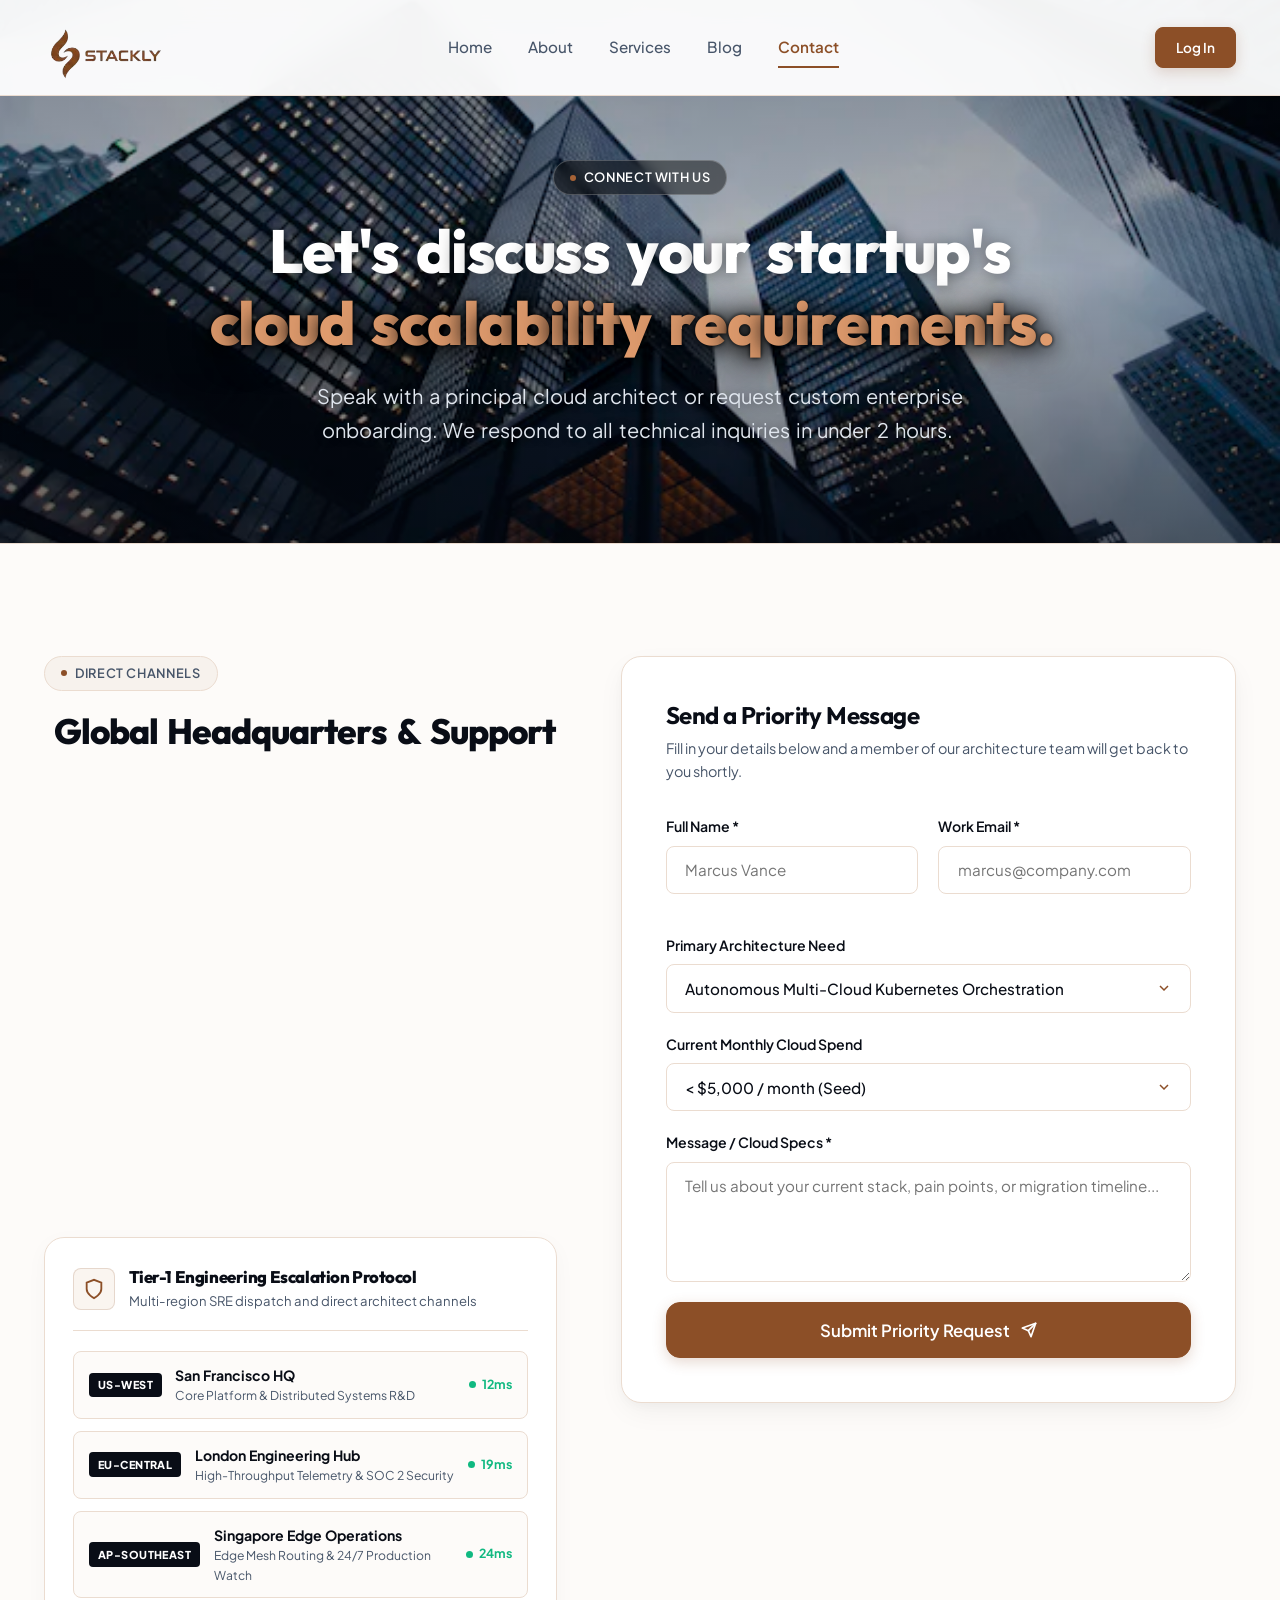
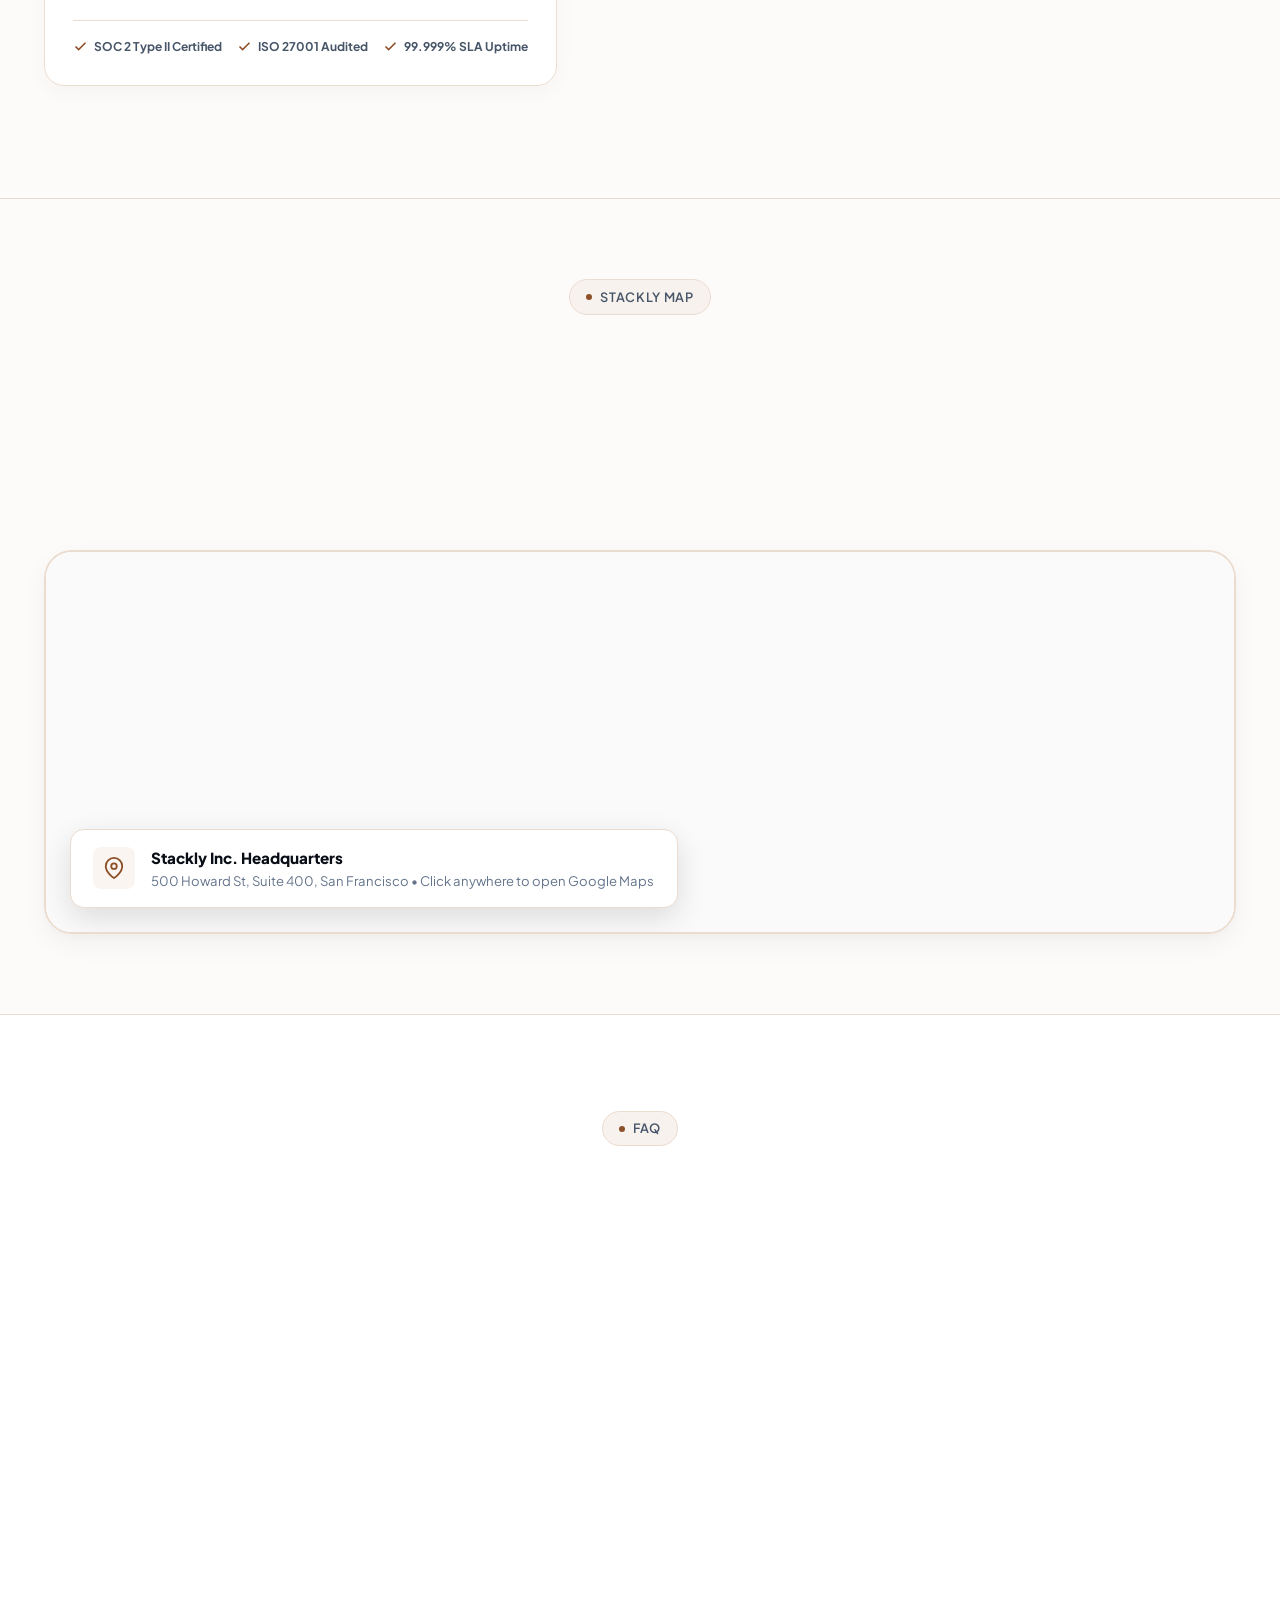
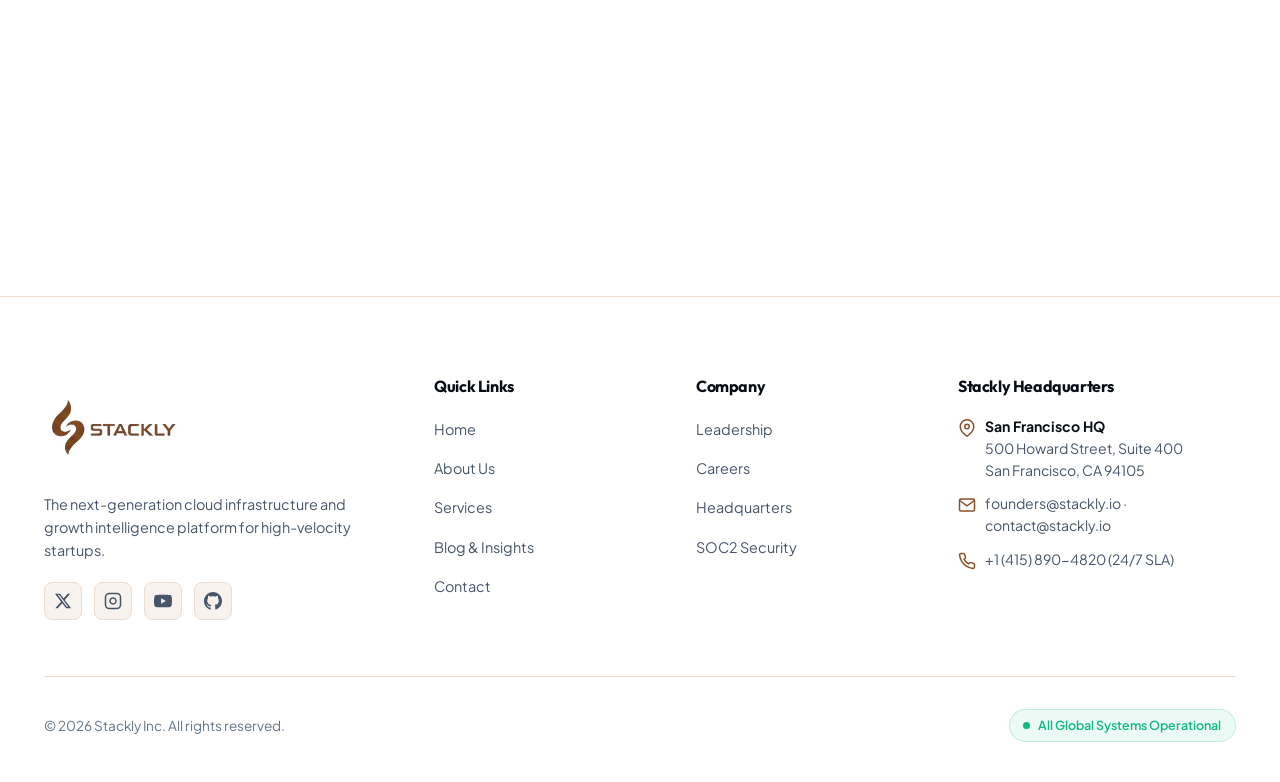
<file: contact.html>
<!DOCTYPE html>
<html lang="en">
<head>
  <meta charset="UTF-8">
  <meta name="viewport" content="width=device-width, initial-scale=1.0">
  <title>Contact Us & Support — Stackly Cloud</title>
  <meta name="description" content="Connect with Stackly's infrastructure architects and executive support team. 24/7/365 dedicated escalation.">
  <link rel="icon" type="image/webp" href="assets/stacklylogo_18.webp">

  <!-- Core Stylesheets (Cache Busted) -->
  <link rel="stylesheet" href="css/style.css?v=5.0">

  <!-- Main JavaScript File -->
  <script src="js/main.js?v=5.3" defer></script>
</head>
<body>

  <!-- Preloader -->
  <div id="preloader" aria-hidden="true">
    <div class="preloader-content">
      <div class="preloader-logo-wrap">
        <img src="assets/stacklylogo_18.webp" alt="Stackly Logo" class="preloader-logo-img">
      </div>
      <div class="preloader-bar-wrap">
        <div class="preloader-bar"></div>
      </div>
      <span class="preloader-tagline">Loading Contact Gateway...</span>
    </div>
  </div>

  <!-- Header -->
  <header class="site-header" id="topHeader">
    <div class="container nav-container">
      <a href="index.html" class="brand-link" aria-label="Stackly Home">
        <img src="assets/stacklylogo_18.webp" alt="Stackly Logo" class="brand-logo">
      </a>

      <nav class="nav-menu" aria-label="Main Navigation">
        <a href="index.html" class="nav-link">Home</a>
        <a href="about.html" class="nav-link">About</a>
        <a href="services.html" class="nav-link">Services</a>
        <a href="blog.html" class="nav-link">Blog</a>
        <a href="contact.html" class="nav-link active">Contact</a>
      </nav>

      <div class="nav-actions">
        <a href="login.html" class="btn btn-primary btn-sm btn-desktop">Log In</a>
        <button class="mobile-toggle" aria-label="Toggle mobile menu">
          <span class="hamburger-line"></span>
          <span class="hamburger-line"></span>
          <span class="hamburger-line"></span>
        </button>
      </div>
    </div>
  </header>

  <!-- Mobile Navigation Drawer Overlay -->
  <div class="mobile-nav" id="mobileNavMenu" aria-hidden="true">
    <div class="mobile-nav-topbar">
      <a href="index.html" class="mobile-nav-brand" aria-label="Stackly Home">
        <img src="assets/stacklylogo_18.webp" alt="Stackly Logo" class="mobile-nav-logo">
      </a>
      <button class="mobile-nav-close" id="mobileNavClose" aria-label="Close navigation menu">
        <svg width="22" height="22" viewBox="0 0 24 24" fill="none" stroke="currentColor" stroke-width="2.5" stroke-linecap="round" stroke-linejoin="round">
          <line x1="18" y1="6" x2="6" y2="18"></line>
          <line x1="6" y1="6" x2="18" y2="18"></line>
        </svg>
      </button>
    </div>
    <div class="mobile-nav-body">
      <div class="mobile-nav-links">
        <a href="index.html" class="mobile-nav-link">Home</a>
        <a href="about.html" class="mobile-nav-link">About</a>
        <a href="services.html" class="mobile-nav-link">Services</a>
        <a href="blog.html" class="mobile-nav-link">Blog</a>
        <a href="contact.html" class="mobile-nav-link active">Contact</a>
      </div>
      <a href="login.html" class="btn btn-primary btn-lg mobile-nav-cta">
        <span>Log In to Stackly</span>
      </a>
    </div>
  </div>

  <main>
    <!-- Page Hero with Architectural High-Rise Headquarters Background Image (NO white box, centered content) -->
    <section class="page-hero page-hero-contact">
      <div class="container">
        <div class="page-hero-clean-center text-center center-block">
          <div class="section-label">
            <span class="dot"></span>
            <span>Connect With Us</span>
          </div>
          <h1 class="page-hero-title">
            Let's discuss your startup's <br><span class="highlight-text">cloud scalability requirements.</span>
          </h1>
          <p class="page-hero-desc">
            Speak with a principal cloud architect or request custom enterprise onboarding. We respond to all technical inquiries in under 2 hours.
          </p>
        </div>
      </div>
    </section>

    <!-- Main Contact Section -->
    <section class="contact-section">
      <div class="container">
        <div class="contact-grid">
          <!-- Left Details & Global Headquarters Support -->
          <div id="headquarters">
            <div class="section-label">
              <span class="dot"></span>
              <span>Direct Channels</span>
            </div>
            <h2 class="section-title" id="contactHqTitle">
              Global Headquarters & Support
            </h2>
            <p id="contactHqDesc" style="color: var(--text-secondary); line-height: 1.6; margin-bottom: 2rem;">
              Our systems engineering escalation team operates 24/7/365 across three continents with dedicated SLA monitoring.
            </p>

            <div class="contact-channels-wrap" id="contactChannelsWrap" style="margin-top: 0; margin-bottom: 2rem;">
              <!-- Email Inquiries Card (Comes from Left) -->
              <div class="contact-info-card channel-card-left" id="contactEmailCard">
                <div class="contact-icon-box">
                  <svg width="22" height="22" viewBox="0 0 24 24" fill="none" stroke="currentColor" stroke-width="2"><path d="M4 4h16c1.1 0 2 .9 2 2v12c0 1.1-.9 2-2 2H4c-1.1 0-2-.9-2-2V6c0-1.1.9-2 2-2z"></path><polyline points="22,6 12,13 2,6"></polyline></svg>
                </div>
                <div class="contact-details">
                  <h4>Email Inquiries</h4>
                  <p>founders@stackly.io &middot; engineering@stackly.io</p>
                  <span class="channel-status-tag"><span class="pulse-dot"></span> P99 Reply &lt; 45m</span>
                </div>
              </div>

              <!-- Live Support SLA Card (Comes from Right) -->
              <div class="contact-info-card channel-card-right" id="contactLiveCard">
                <div class="contact-icon-box">
                  <svg width="22" height="22" viewBox="0 0 24 24" fill="none" stroke="currentColor" stroke-width="2"><circle cx="12" cy="12" r="10"></circle><polyline points="12 6 12 12 16 14"></polyline></svg>
                </div>
                <div class="contact-details">
                  <h4>Live Support SLA</h4>
                  <p>Guaranteed 15-minute response for critical production tiers</p>
                  <span class="channel-status-tag"><span class="pulse-dot green"></span> 24/7 Dedicated Bridge Active</span>
                </div>
              </div>
            </div>

            <!-- Global Operations & Escalation SLA Matrix (Replaces Small Map) -->
            <div class="contact-ops-panel" id="contactOpsPanel">
              <div class="ops-panel-header">
                <div class="ops-header-icon">
                  <svg width="22" height="22" viewBox="0 0 24 24" fill="none" stroke="currentColor" stroke-width="2"><path d="M12 22s8-4 8-10V5l-8-3-8 3v7c0 6 8 10 8 10z"></path></svg>
                </div>
                <div>
                  <h4 class="ops-panel-title">Tier-1 Engineering Escalation Protocol</h4>
                  <p class="ops-panel-subtitle">Multi-region SRE dispatch and direct architect channels</p>
                </div>
              </div>

              <div class="ops-regions-grid">
                <div class="ops-region-item">
                  <div class="ops-region-badge">US-WEST</div>
                  <div>
                    <div class="ops-region-city">San Francisco HQ</div>
                    <div class="ops-region-detail">Core Platform & Distributed Systems R&D</div>
                  </div>
                  <div class="ops-region-ping">
                    <span class="dot-online"></span> 12ms
                  </div>
                </div>

                <div class="ops-region-item">
                  <div class="ops-region-badge">EU-CENTRAL</div>
                  <div>
                    <div class="ops-region-city">London Engineering Hub</div>
                    <div class="ops-region-detail">High-Throughput Telemetry & SOC 2 Security</div>
                  </div>
                  <div class="ops-region-ping">
                    <span class="dot-online"></span> 19ms
                  </div>
                </div>

                <div class="ops-region-item">
                  <div class="ops-region-badge">AP-SOUTHEAST</div>
                  <div>
                    <div class="ops-region-city">Singapore Edge Operations</div>
                    <div class="ops-region-detail">Edge Mesh Routing & 24/7 Production Watch</div>
                  </div>
                  <div class="ops-region-ping">
                    <span class="dot-online"></span> 24ms
                  </div>
                </div>
              </div>

              <div class="ops-panel-footer">
                <div class="ops-cert-item">
                  <svg width="15" height="15" viewBox="0 0 24 24" fill="none" stroke="currentColor" stroke-width="2.5"><polyline points="20 6 9 17 4 12"></polyline></svg>
                  <span>SOC 2 Type II Certified</span>
                </div>
                <div class="ops-cert-item">
                  <svg width="15" height="15" viewBox="0 0 24 24" fill="none" stroke="currentColor" stroke-width="2.5"><polyline points="20 6 9 17 4 12"></polyline></svg>
                  <span>ISO 27001 Audited</span>
                </div>
                <div class="ops-cert-item">
                  <svg width="15" height="15" viewBox="0 0 24 24" fill="none" stroke="currentColor" stroke-width="2.5"><polyline points="20 6 9 17 4 12"></polyline></svg>
                  <span>99.999% SLA Uptime</span>
                </div>
              </div>
            </div>
          </div>

          <!-- Right Contact Form Card -->
          <div class="contact-form-card">
            <h3 style="font-size: 1.5rem; margin-bottom: 0.5rem;">Send a Priority Message</h3>
            <p style="font-size: 0.9rem; color: var(--text-secondary); margin-bottom: 2rem;">
              Fill in your details below and a member of our architecture team will get back to you shortly.
            </p>

            <form id="contactForm" autocomplete="off" novalidate>
              <div class="form-row">
                <div class="form-group">
                  <label class="form-label" for="contactName">Full Name *</label>
                  <input type="text" id="contactName" class="form-control" placeholder="Marcus Vance" autocomplete="off" required>
                  <span class="form-error-msg">Please enter your full name.</span>
                </div>
                <div class="form-group">
                  <label class="form-label" for="contactEmail">Work Email *</label>
                  <input type="email" id="contactEmail" class="form-control" placeholder="marcus@company.com" autocomplete="off" required>
                  <span class="form-error-msg" id="contactEmailError">Please enter the email</span>
                </div>
              </div>

              <!-- Custom Dropdown 1: Primary Architecture Need -->
              <div class="form-group">
                <label class="form-label">Primary Architecture Need</label>
                <div class="custom-select-wrapper" id="interestSelectWrapper">
                  <input type="hidden" id="contactInterestInput" name="contactInterest" value="multi-cloud">
                  <button type="button" class="custom-select-trigger" aria-haspopup="listbox" aria-expanded="false" id="interestTrigger">
                    <span class="custom-select-selected-value">Autonomous Multi-Cloud Kubernetes Orchestration</span>
                    <span class="custom-select-arrow">
                      <svg width="16" height="16" viewBox="0 0 24 24" fill="none" stroke="currentColor" stroke-width="2.2"><polyline points="6 9 12 15 18 9"></polyline></svg>
                    </span>
                  </button>
                  <ul class="custom-select-dropdown" role="listbox" tabindex="-1">
                    <li class="custom-select-option is-selected" data-value="multi-cloud" role="option" aria-selected="true">
                      <span class="option-label">Autonomous Multi-Cloud Kubernetes Orchestration</span>
                      <span class="option-check">
                        <svg width="15" height="15" viewBox="0 0 24 24" fill="none" stroke="currentColor" stroke-width="2.5"><polyline points="20 6 9 17 4 12"></polyline></svg>
                      </span>
                    </li>
                    <li class="custom-select-option" data-value="apm" role="option" aria-selected="false">
                      <span class="option-label">Real-Time APM Distributed Telemetry</span>
                      <span class="option-check">
                        <svg width="15" height="15" viewBox="0 0 24 24" fill="none" stroke="currentColor" stroke-width="2.5"><polyline points="20 6 9 17 4 12"></polyline></svg>
                      </span>
                    </li>
                    <li class="custom-select-option" data-value="revenue" role="option" aria-selected="false">
                      <span class="option-label">Executive Revenue & Runway Intelligence</span>
                      <span class="option-check">
                        <svg width="15" height="15" viewBox="0 0 24 24" fill="none" stroke="currentColor" stroke-width="2.5"><polyline points="20 6 9 17 4 12"></polyline></svg>
                      </span>
                    </li>
                    <li class="custom-select-option" data-value="security" role="option" aria-selected="false">
                      <span class="option-label">Enterprise Zero-Trust & SOC2 Compliance</span>
                      <span class="option-check">
                        <svg width="15" height="15" viewBox="0 0 24 24" fill="none" stroke="currentColor" stroke-width="2.5"><polyline points="20 6 9 17 4 12"></polyline></svg>
                      </span>
                    </li>
                    <li class="custom-select-option" data-value="custom" role="option" aria-selected="false">
                      <span class="option-label">Custom Scale Consultation</span>
                      <span class="option-check">
                        <svg width="15" height="15" viewBox="0 0 24 24" fill="none" stroke="currentColor" stroke-width="2.5"><polyline points="20 6 9 17 4 12"></polyline></svg>
                      </span>
                    </li>
                  </ul>
                </div>
              </div>

              <!-- Custom Dropdown 2: Current Monthly Cloud Spend -->
              <div class="form-group">
                <label class="form-label">Current Monthly Cloud Spend</label>
                <div class="custom-select-wrapper" id="spendSelectWrapper">
                  <input type="hidden" id="contactPodsInput" name="contactPods" value="seed">
                  <button type="button" class="custom-select-trigger" aria-haspopup="listbox" aria-expanded="false" id="spendTrigger">
                    <span class="custom-select-selected-value">&lt; $5,000 / month (Seed)</span>
                    <span class="custom-select-arrow">
                      <svg width="16" height="16" viewBox="0 0 24 24" fill="none" stroke="currentColor" stroke-width="2.2"><polyline points="6 9 12 15 18 9"></polyline></svg>
                    </span>
                  </button>
                  <ul class="custom-select-dropdown" role="listbox" tabindex="-1">
                    <li class="custom-select-option is-selected" data-value="seed" role="option" aria-selected="true">
                      <span class="option-label">&lt; $5,000 / month (Seed)</span>
                      <span class="option-check">
                        <svg width="15" height="15" viewBox="0 0 24 24" fill="none" stroke="currentColor" stroke-width="2.5"><polyline points="20 6 9 17 4 12"></polyline></svg>
                      </span>
                    </li>
                    <li class="custom-select-option" data-value="growth" role="option" aria-selected="false">
                      <span class="option-label">$5,000 - $25,000 / month (Series A)</span>
                      <span class="option-check">
                        <svg width="15" height="15" viewBox="0 0 24 24" fill="none" stroke="currentColor" stroke-width="2.5"><polyline points="20 6 9 17 4 12"></polyline></svg>
                      </span>
                    </li>
                    <li class="custom-select-option" data-value="scale" role="option" aria-selected="false">
                      <span class="option-label">$25,000 - $100,000+ / month (Series B/C)</span>
                      <span class="option-check">
                        <svg width="15" height="15" viewBox="0 0 24 24" fill="none" stroke="currentColor" stroke-width="2.5"><polyline points="20 6 9 17 4 12"></polyline></svg>
                      </span>
                    </li>
                    <li class="custom-select-option" data-value="enterprise" role="option" aria-selected="false">
                      <span class="option-label">$100,000+ / month (Enterprise Scale)</span>
                      <span class="option-check">
                        <svg width="15" height="15" viewBox="0 0 24 24" fill="none" stroke="currentColor" stroke-width="2.5"><polyline points="20 6 9 17 4 12"></polyline></svg>
                      </span>
                    </li>
                  </ul>
                </div>
              </div>

              <div class="form-group">
                <label class="form-label" for="contactMessage">Message / Cloud Specs *</label>
                <textarea id="contactMessage" class="form-control" placeholder="Tell us about your current stack, pain points, or migration timeline..." autocomplete="off" required></textarea>
                <span class="form-error-msg">Please write at least 10 characters.</span>
              </div>

              <button type="submit" class="btn btn-primary btn-lg" style="width: 100%;">
                <span>Submit Priority Request</span>
                <span class="btn-icon-right">
                  <svg width="16" height="16" viewBox="0 0 24 24" fill="none" stroke="currentColor" stroke-width="2.5" stroke-linecap="round" stroke-linejoin="round">
                    <line x1="22" y1="2" x2="11" y2="13"></line>
                    <polygon points="22 2 15 22 11 13 2 9 22 2"></polygon>
                  </svg>
                </span>
              </button>
            </form>
          </div>
        </div>
      </div>
    </section>

    <!-- ==========================================================================
         STACKLY CAMPUS & GLOBAL MAP SECTION (Click Map Directly to Navigate in Chrome)
         ========================================================================== -->
    <section class="stackly-map-full-section" style="padding: 5rem 0; background: var(--bg-secondary); border-top: 1px solid var(--border-subtle); border-bottom: 1px solid var(--border-subtle); overflow-x: clip;">
      <div class="container">
        <div class="text-center center-block" style="margin-bottom: 2.5rem;">
          <div class="section-label"><span class="dot"></span> Stackly Map</div>
          <h2 class="section-title" id="visitMapTitle">Visit Our Engineering Center</h2>
          <p class="section-subtitle center-block" id="visitMapSubtitle" style="margin-bottom: 1.5rem;">Located in the heart of San Francisco's technology district. Click anywhere on the map to open in Google Maps and get real-time directions.</p>
        </div>

        <a href="https://www.google.com/maps/search/?api=1&query=500+Howard+Street+San+Francisco+CA+94105" target="_blank" rel="noopener noreferrer" class="campus-map-interactive-card" title="Click anywhere on the map to navigate in Google Maps">
          <div style="position: relative; height: 380px; width: 100%; background: #ffffff;">
            <iframe 
              src="https://maps.google.com/maps?q=500+Howard+Street,+San+Francisco,+CA+94105&t=&z=15&ie=UTF8&iwloc=&output=embed" 
              width="100%" 
              height="100%" 
              style="border:0; pointer-events: none;" 
              allowfullscreen="" 
              loading="lazy" 
              referrerpolicy="no-referrer-when-downgrade"
              title="Stackly San Francisco Engineering Campus Map">
            </iframe>
            <!-- Click Overlay -->
            <div style="position: absolute; inset: 0; background: rgba(0,0,0,0.02); transition: background 0.25s;" onmouseover="this.style.background='rgba(140, 79, 39, 0.08)'" onmouseout="this.style.background='rgba(0,0,0,0.02)'">
              <div style="position: absolute; bottom: 1.5rem; left: 1.5rem; background: #ffffff; padding: 1rem 1.4rem; border-radius: var(--radius-md); box-shadow: 0 10px 30px rgba(0,0,0,0.12); border: 1px solid var(--border-subtle); display: flex; align-items: center; gap: 1rem;">
                <div style="width: 42px; height: 42px; border-radius: 8px; background: #FAF5F0; display: flex; align-items: center; justify-content: center; color: #8C4F27;">
                  <svg width="22" height="22" viewBox="0 0 24 24" fill="none" stroke="currentColor" stroke-width="2"><path d="M21 10c0 7-9 13-9 13s-9-6-9-13a9 9 0 0 1 18 0z"></path><circle cx="12" cy="10" r="3"></circle></svg>
                </div>
                <div>
                  <div style="font-weight: 800; font-size: 0.95rem; color: #090d16;">Stackly Inc. Headquarters</div>
                  <div style="font-size: 0.82rem; color: #64748b;">500 Howard St, Suite 400, San Francisco &bull; Click anywhere to open Google Maps</div>
                </div>
              </div>
            </div>
          </div>
        </a>
      </div>
    </section>

    <!-- FAQ Accordion Section (5 Alternating Left/Right Animated FAQs) -->
    <section class="contact-faq-section" style="padding: 6rem 0; background: #ffffff; overflow-x: clip;">
      <div class="container" style="max-width: 860px;">
        <div class="text-center center-block" style="margin-bottom: 3rem;">
          <div class="section-label"><span class="dot"></span> FAQ</div>
          <h2 class="section-title" id="faqSectionTitle">Frequently Asked Questions</h2>
          <p class="section-subtitle center-block" id="faqSectionSubtitle">Common questions about migrating your startup infrastructure to Stackly.</p>
        </div>

        <div class="faq-accordion-list">
          <!-- FAQ 1: From Right -->
          <details class="faq-item faq-from-right">
            <summary>How quickly can we migrate from AWS or GCP to Stackly?</summary>
            <p>
              Most seed to Series A startups complete migration within 48 hours using our automated cluster import CLI. We support live traffic mirroring so you can validate performance before cutting over DNS.
            </p>
          </details>

          <!-- FAQ 2: From Left -->
          <details class="faq-item faq-from-left">
            <summary>Does Stackly support SOC2 Type II compliance out of the box?</summary>
            <p>
              Yes. Stackly enforces mutual TLS 1.3 encryption across all internal services, automated key rotation, and continuous compliance audit logging. We provide pre-audited evidence packages for auditors.
            </p>
          </details>

          <!-- FAQ 3: From Right -->
          <details class="faq-item faq-from-right">
            <summary>Can both our Founders and DevOps engineers use separate views?</summary>
            <p>
              Absolutely. Stackly provides dedicated role portals: an Executive View focused on ARR, unit margins, and runway; and a DevOps Command Center focused on Kubernetes pods, API latency, and CI/CD rollouts.
            </p>
          </details>

          <!-- FAQ 4: From Left -->
          <details class="faq-item faq-from-left">
            <summary>What SLA uptime guarantees and credit compensation do you offer?</summary>
            <p>
              We guarantee a 99.999% high-availability uptime SLA across all production clusters. If availability drops below this threshold in any billing cycle, you receive automated pro-rated service credits applied directly to your monthly invoice.
            </p>
          </details>

          <!-- FAQ 5: From Right -->
          <details class="faq-item faq-from-right">
            <summary>How does Stackly pricing scale as our monthly active telemetry spikes?</summary>
            <p>
              Unlike legacy APM providers that penalize traffic surges with punitive overage fees, Stackly features predictable flat-rate node billing with intelligent adaptive sampling, eliminating surprise month-end cloud bills.
            </p>
          </details>
        </div>
      </div>
    </section>
  </main>

  <!-- Footer -->
  <footer class="site-footer">
    <div class="container">
      <div class="footer-top">
        <div class="footer-brand">
          <a href="index.html" aria-label="Stackly Home">
            <img src="assets/stacklylogo_18.webp" alt="Stackly Logo" class="footer-logo">
          </a>
          <p class="footer-caption">
            The next-generation cloud infrastructure and growth intelligence platform for high-velocity startups.
          </p>
          <div class="social-links">
            <a href="404.html" class="social-link" aria-label="X (Twitter)">
              <svg width="18" height="18" viewBox="0 0 24 24" fill="currentColor"><path d="M18.244 2.25h3.308l-7.227 8.26 8.502 11.24H16.17l-5.214-6.817L4.99 21.75H1.68l7.73-8.835L1.254 2.25H8.08l4.713 6.231zm-1.161 17.52h1.833L7.084 4.126H5.117z"/></svg>
            </a>
            <a href="404.html" class="social-link" aria-label="Instagram">
              <svg width="18" height="18" viewBox="0 0 24 24" fill="none" stroke="currentColor" stroke-width="2"><rect x="2" y="2" width="20" height="20" rx="5" ry="5"></rect><path d="M16 11.37A4 4 0 1 1 12.63 8 4 4 0 0 1 16 11.37z"></path><line x1="17.5" y1="6.5" x2="17.51" y2="6.5"></line></svg>
            </a>
            <a href="404.html" class="social-link" aria-label="YouTube">
              <svg width="18" height="18" viewBox="0 0 24 24" fill="currentColor"><path d="M23.498 6.186a3.016 3.016 0 0 0-2.122-2.136C19.505 3.545 12 3.545 12 3.545s-7.505 0-9.377.505A3.017 3.017 0 0 0 .502 6.186C0 8.07 0 12 0 12s0 3.93.502 5.814a3.016 3.016 0 0 0 2.122 2.136c1.871.505 9.376.505 9.376.505s7.505 0 9.377-.505a3.015 3.015 0 0 0 2.122-2.136C24 15.93 24 12 24 12s0-3.93-.502-5.814zM9.545 15.568V8.432L15.818 12l-6.273 3.568z"/></svg>
            </a>
            <a href="404.html" class="social-link" aria-label="GitHub">
              <svg width="18" height="18" viewBox="0 0 24 24" fill="currentColor"><path d="M12 0c-6.626 0-12 5.373-12 12 0 5.302 3.438 9.8 8.207 11.387.599.111.793-.261.793-.577v-2.234c-3.338.726-4.033-1.416-4.033-1.416-.546-1.387-1.333-1.756-1.333-1.756-1.089-.745.083-.729.083-.729 1.205.084 1.839 1.237 1.839 1.237 1.07 1.834 2.807 1.304 3.492.997.107-.775.418-1.305.762-1.604-2.665-.305-5.467-1.334-5.467-5.931 0-1.311.469-2.381 1.236-3.221-.124-.303-.535-1.524.117-3.176 0 0 1.008-.322 3.301 1.23.957-.266 1.983-.399 3.003-.404 1.02.005 2.047.138 3.006.404 2.291-1.552 3.297-1.23 3.297-1.23.653 1.653.242 2.874.118 3.176.77.84 1.235 1.911 1.235 3.221 0 4.609-2.807 5.624-5.479 5.921.43.372.823 1.102.823 2.222v3.293c0 .319.192.694.801.576 4.765-1.589 8.199-6.086 8.199-11.386 0-6.627-5.373-12-12-12z"/></svg>
            </a>
          </div>
        </div>

        <div>
          <h4 class="footer-col-title">Quick Links</h4>
          <ul class="footer-links">
            <li><a href="index.html" class="footer-link">Home</a></li>
            <li><a href="about.html" class="footer-link">About Us</a></li>
            <li><a href="services.html" class="footer-link">Services</a></li>
            <li><a href="blog.html" class="footer-link">Blog & Insights</a></li>
            <li><a href="contact.html" class="footer-link">Contact</a></li>
          </ul>
        </div>

        <div>
          <h4 class="footer-col-title">Company</h4>
          <ul class="footer-links">
            <li><a href="404.html" class="footer-link">Leadership</a></li>
            <li><a href="404.html" class="footer-link">Careers</a></li>
            <li><a href="404.html" class="footer-link">Headquarters</a></li>
            <li><a href="404.html" class="footer-link">SOC2 Security</a></li>
          </ul>
        </div>

        <!-- Stackly Address & Office Details (Replaced Stay Updated) -->
        <div>
          <h4 class="footer-col-title">Stackly Headquarters</h4>
          <div class="footer-address-block">
            <div class="footer-address-item">
              <svg width="18" height="18" viewBox="0 0 24 24" fill="none" stroke="currentColor" stroke-width="2"><path d="M21 10c0 7-9 13-9 13s-9-6-9-13a9 9 0 0 1 18 0z"></path><circle cx="12" cy="10" r="3"></circle></svg>
              <div>
                <strong>San Francisco HQ</strong><br>
                500 Howard Street, Suite 400<br>
                San Francisco, CA 94105
              </div>
            </div>
            <div class="footer-address-item">
              <svg width="18" height="18" viewBox="0 0 24 24" fill="none" stroke="currentColor" stroke-width="2"><path d="M4 4h16c1.1 0 2 .9 2 2v12c0 1.1-.9 2-2 2H4c-1.1 0-2-.9-2-2V6c0-1.1.9-2 2-2z"></path><polyline points="22,6 12,13 2,6"></polyline></svg>
              <div>founders@stackly.io &middot; contact@stackly.io</div>
            </div>
            <div class="footer-address-item">
              <svg width="18" height="18" viewBox="0 0 24 24" fill="none" stroke="currentColor" stroke-width="2"><path d="M22 16.92v3a2 2 0 0 1-2.18 2 19.79 19.79 0 0 1-8.63-3.07 19.5 19.5 0 0 1-6-6 19.79 19.79 0 0 1-3.07-8.67A2 2 0 0 1 4.11 2h3a2 2 0 0 1 2 1.72 12.84 12.84 0 0 0 .7 2.81 2 2 0 0 1-.45 2.11L8.09 9.91a16 16 0 0 0 6 6l1.27-1.27a2 2 0 0 1 2.11-.45 12.84 12.84 0 0 0 2.81.7A2 2 0 0 1 22 16.92z"></path></svg>
              <div>+1 (415) 890-4820 (24/7 SLA)</div>
            </div>
          </div>
        </div>
      </div>

      <div class="footer-bottom">
        <div>&copy; 2026 Stackly Inc. All rights reserved.</div>
        <div class="system-status-badge">
          <span style="width: 7px; height: 7px; border-radius: 50%; background: #10b981;"></span>
          <span>All Global Systems Operational</span>
        </div>
      </div>
    </div>
  </footer>

</body>
</html>
</file>
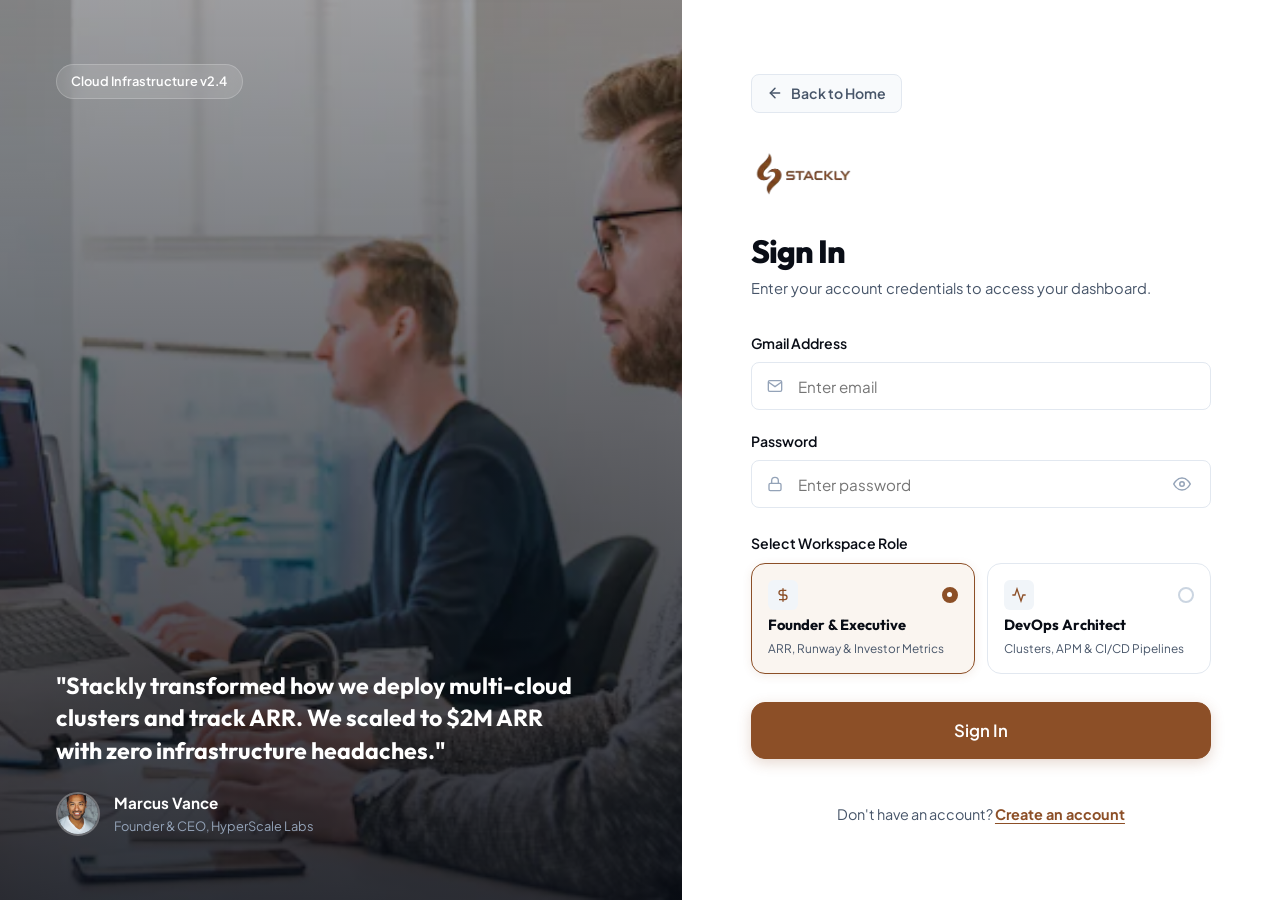
<file: login.html>
<!DOCTYPE html>
<html lang="en">
<head>
  <meta charset="UTF-8">
  <meta name="viewport" content="width=device-width, initial-scale=1.0">
  <title>Sign In — Stackly</title>
  <meta name="description" content="Sign in to your Stackly workspace. Choose between Founder & Executive and DevOps & Cloud Architect dashboards.">
  <link rel="icon" type="image/webp" href="assets/stacklylogo_18.webp">

  <!-- Core Stylesheets -->
  <link rel="stylesheet" href="css/style.css?v=5.0">
  <link rel="stylesheet" href="css/auth.css?v=3.7">

  <!-- Auth Controller -->
  <script src="js/auth.js?v=3.7" defer></script>
</head>
<body>

  <!-- Split Screen Authentication Layout -->
  <div class="auth-split-wrapper">
    
    <!-- Left Visual Panel (Startup Image & Testimonial) -->
    <div class="auth-visual-side">
      <div class="auth-visual-overlay"></div>
      
      <div class="auth-visual-top">
        <div class="auth-visual-tag">Cloud Infrastructure v2.4</div>
      </div>

      <div class="auth-visual-bottom">
        <p class="auth-visual-quote">
          "Stackly transformed how we deploy multi-cloud clusters and track ARR. We scaled to $2M ARR with zero infrastructure headaches."
        </p>
        <div class="auth-visual-author">
          <img src="assets/author_marcus.webp" alt="Marcus Vance" class="auth-visual-author-img">
          <div>
            <div class="auth-visual-author-name">Marcus Vance</div>
            <div class="auth-visual-author-role">Founder & CEO, HyperScale Labs</div>
          </div>
        </div>
      </div>
    </div>

    <!-- Right Form Panel -->
    <div class="auth-form-side">
      <div class="auth-card-container">
        
        <!-- Back to Home Button (at the top of the Stackly logo) -->
        <a href="index.html" class="auth-back-to-home-btn" aria-label="Back to Home">
          <svg width="16" height="16" viewBox="0 0 24 24" fill="none" stroke="currentColor" stroke-width="2.2" stroke-linecap="round" stroke-linejoin="round">
            <line x1="19" y1="12" x2="5" y2="12"></line>
            <polyline points="12 19 5 12 12 5"></polyline>
          </svg>
          <span>Back to Home</span>
        </a>

        <!-- Big Prominent Stackly Logo -->
        <div class="auth-logo-header">
          <a href="index.html" aria-label="Return to Stackly Homepage">
            <img src="assets/stacklylogo_18.webp" alt="Stackly Logo" class="auth-brand-logo">
          </a>
        </div>

        <!-- Heading: Clean "Sign In" -->
        <h1 class="auth-title">Sign In</h1>
        <p class="auth-subtitle">Enter your account credentials to access your dashboard.</p>

        <!-- Authentication Form -->
        <form id="loginForm" class="auth-form" autocomplete="off" novalidate>
          

          <!-- Gmail Address -->
          <div class="auth-field" id="emailFieldGroup">
            <label class="auth-label" for="email">Gmail Address</label>
            <div class="input-wrapper">
              <span class="input-icon">
                <svg width="16" height="16" viewBox="0 0 24 24" fill="none" stroke="currentColor" stroke-width="2"><path d="M4 4h16c1.1 0 2 .9 2 2v12c0 1.1-.9 2-2 2H4c-1.1 0-2-.9-2-2V6c0-1.1.9-2 2-2z"></path><polyline points="22,6 12,13 2,6"></polyline></svg>
              </span>
              <input type="email" id="email" class="auth-input" placeholder="Enter email" autocomplete="off" required>
            </div>
            <span class="validation-hint">Please enter a valid Gmail address (must end with @gmail.com).</span>
          </div>

          <!-- Password -->
          <div class="auth-field" id="passwordFieldGroup">
            <label class="auth-label" for="password">Password</label>
            <div class="input-wrapper">
              <span class="input-icon">
                <svg width="16" height="16" viewBox="0 0 24 24" fill="none" stroke="currentColor" stroke-width="2"><rect x="3" y="11" width="18" height="11" rx="2" ry="2"></rect><path d="M7 11V7a5 5 0 0 1 10 0v4"></path></svg>
              </span>
              <input type="password" id="password" class="auth-input" placeholder="Enter password" autocomplete="new-password" required>
              <button type="button" class="pwd-toggle-btn" id="togglePassword" aria-label="Toggle password visibility">
                <svg width="18" height="18" viewBox="0 0 24 24" fill="none" stroke="currentColor" stroke-width="2"><path d="M1 12s4-8 11-8 11 8 11 8-4 8-11 8-11-8-11-8z"></path><circle cx="12" cy="12" r="3"></circle></svg>
              </button>
            </div>
            <span class="validation-hint">Password must be at least 6 characters long.</span>
          </div>

          <!-- Role Selector (Arranged cleanly below password) -->
          <div class="role-select-section">
            <label class="auth-label">Select Workspace Role</label>
            <div class="role-cards-grid">
              
              <!-- Role 1: Founder & Executive -->
              <div class="role-card-option">
                <input type="radio" name="userRole" id="roleFounder" value="founder" checked>
                <label for="roleFounder" class="role-card-label">
                  <div class="role-card-header">
                    <div class="role-icon-box">
                      <svg width="16" height="16" viewBox="0 0 24 24" fill="none" stroke="currentColor" stroke-width="2"><path d="M12 2v20M17 5H9.5a3.5 3.5 0 0 0 0 7h5a3.5 3.5 0 0 1 0 7H6"></path></svg>
                    </div>
                    <div class="role-check-indicator"></div>
                  </div>
                  <div class="role-title">Founder & Executive</div>
                  <div class="role-desc">ARR, Runway & Investor Metrics</div>
                </label>
              </div>

              <!-- Role 2: DevOps & Cloud Architect -->
              <div class="role-card-option">
                <input type="radio" name="userRole" id="roleDevops" value="engineer">
                <label for="roleDevops" class="role-card-label">
                  <div class="role-card-header">
                    <div class="role-icon-box">
                      <svg width="16" height="16" viewBox="0 0 24 24" fill="none" stroke="currentColor" stroke-width="2"><polyline points="22 12 18 12 15 21 9 3 6 12 2 12"></polyline></svg>
                    </div>
                    <div class="role-check-indicator"></div>
                  </div>
                  <div class="role-title">DevOps Architect</div>
                  <div class="role-desc">Clusters, APM & CI/CD Pipelines</div>
                </label>
              </div>

            </div>
            <span class="validation-hint" id="roleValidationHint">Please select a role to proceed.</span>
          </div>

          <!-- Submit Button: "Sign In" (Black with white text, no arrow icons) -->
          <button type="submit" class="btn btn-primary btn-lg auth-submit-btn">
            <span>Sign In</span>
          </button>

          <!-- Centered Link to Sign Up Page -->
          <p class="auth-switch-text">
            Don't have an account? <a href="signup.html" class="auth-link">Create an account</a>
          </p>

        </form>

      </div>
    </div>

  </div>

</body>
</html>
</file>
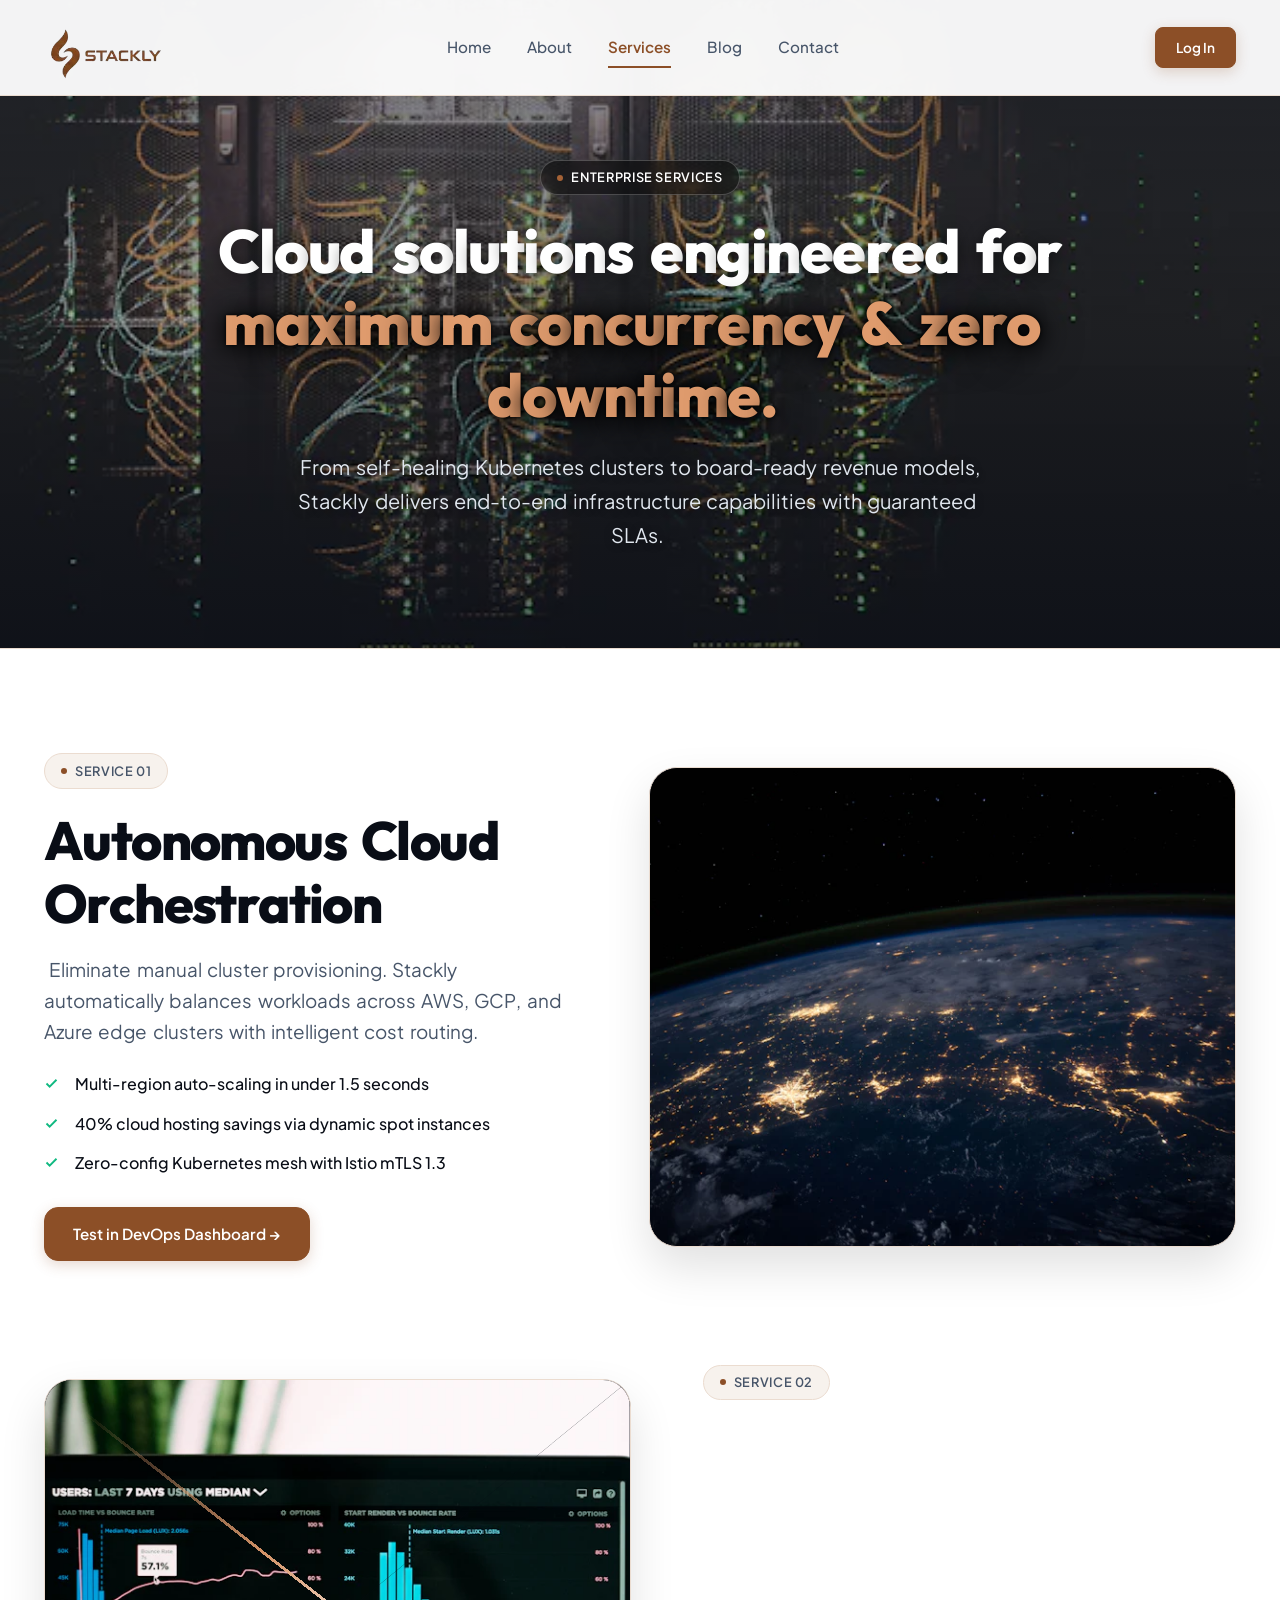
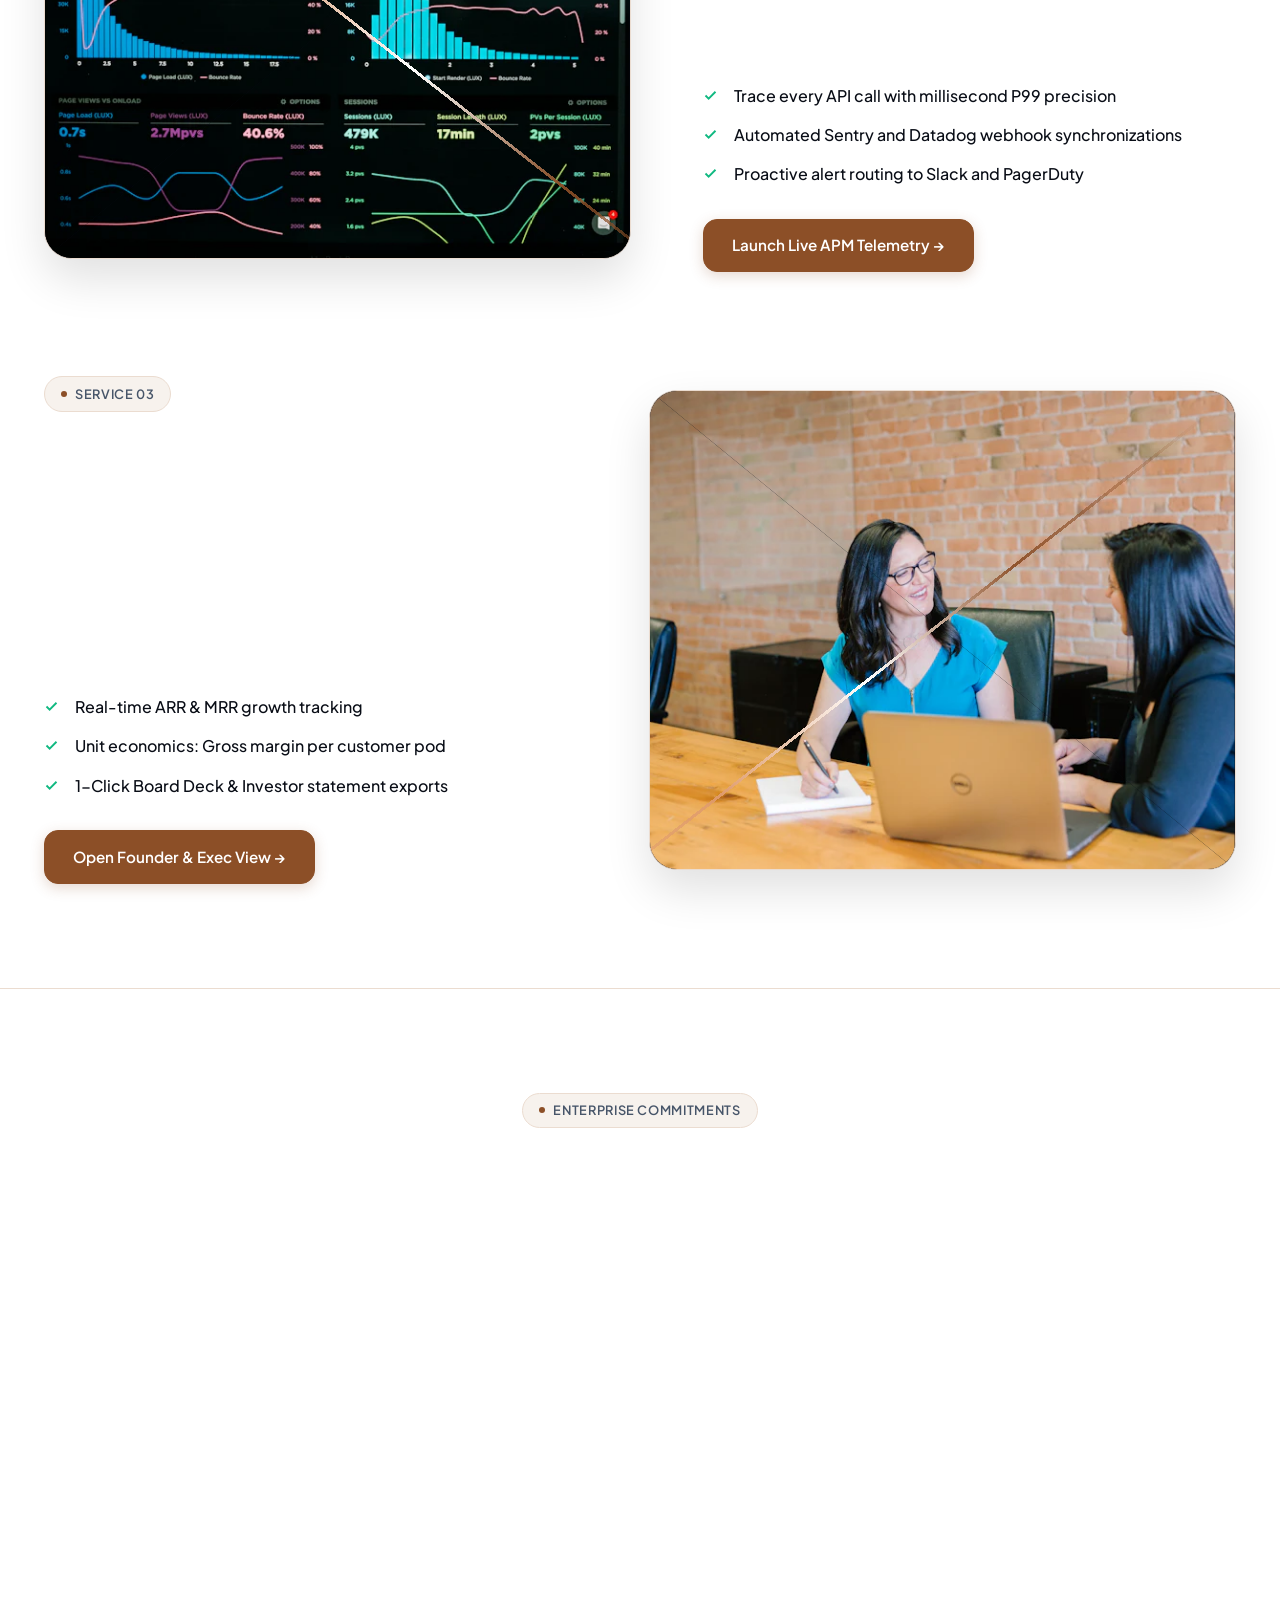
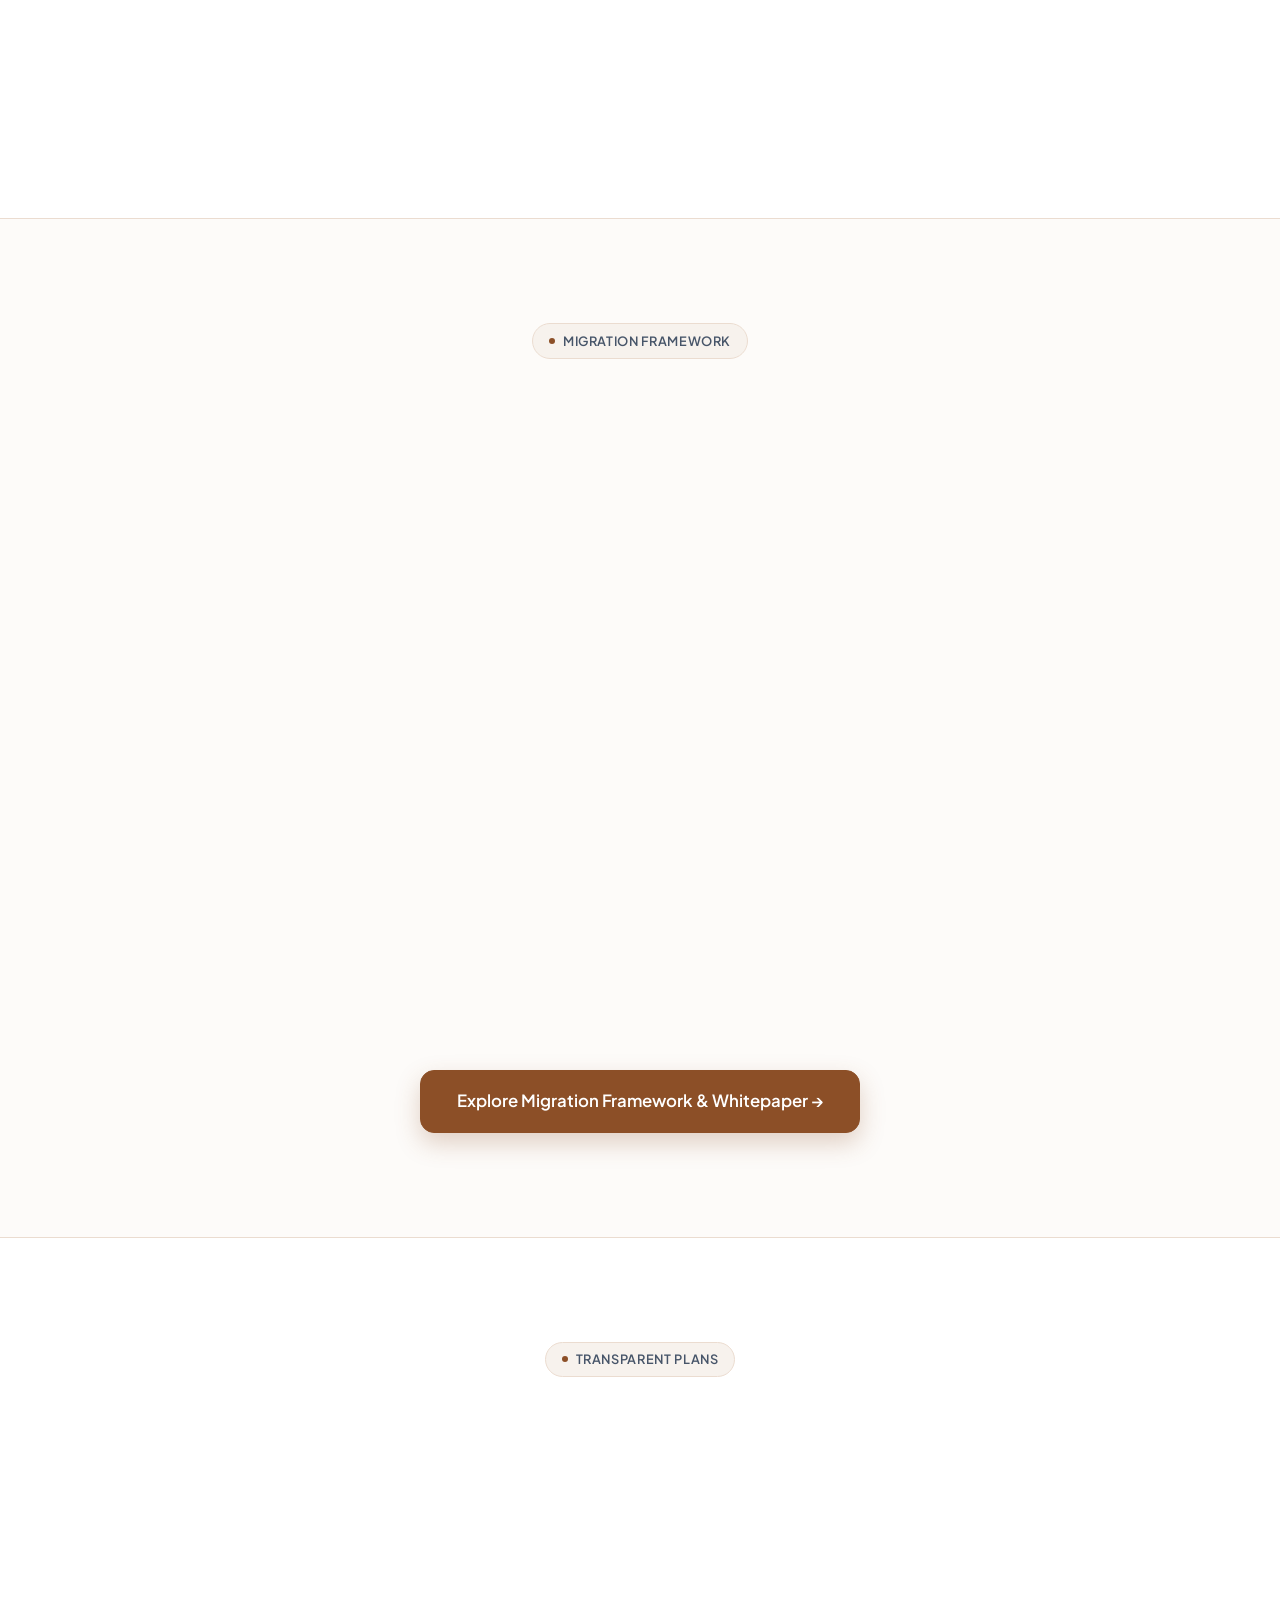
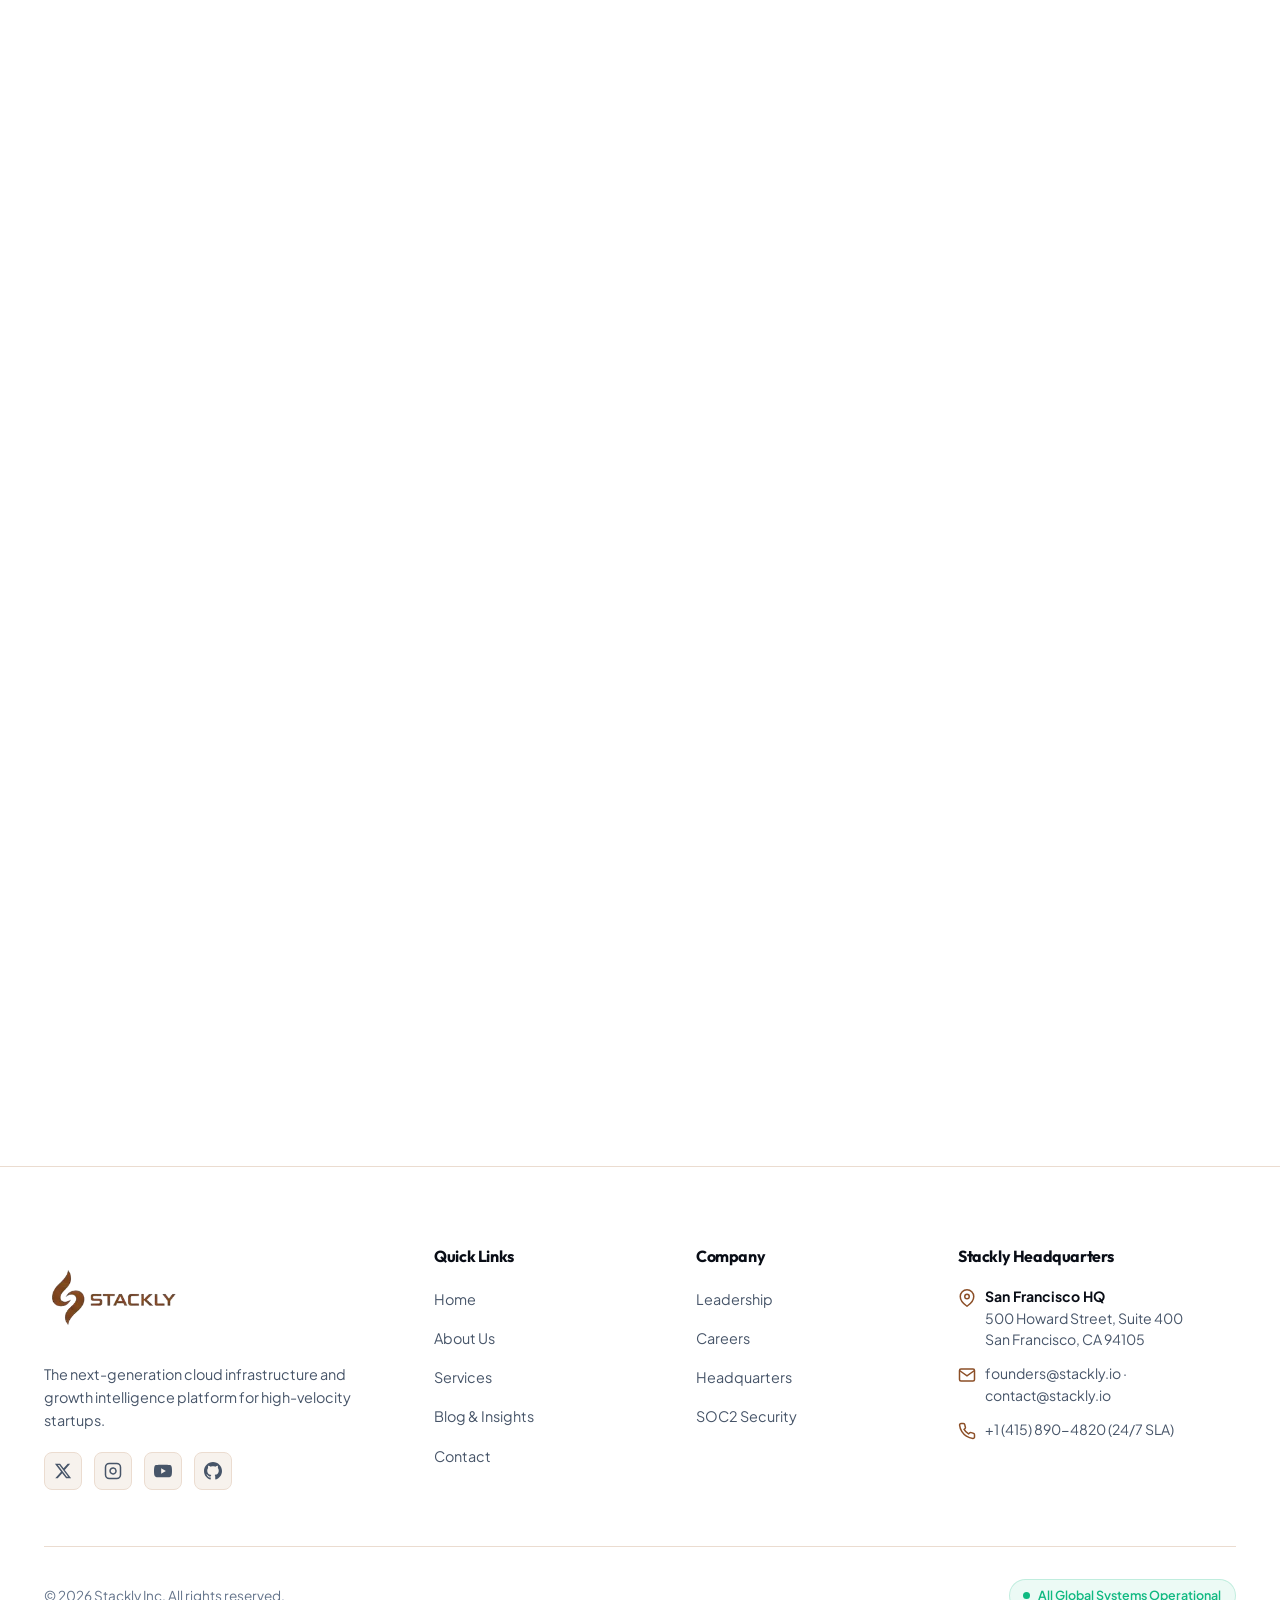
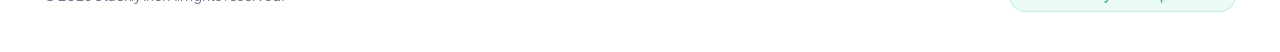
<file: services.html>
<!DOCTYPE html>
<html lang="en">
<head>
  <meta charset="UTF-8">
  <meta name="viewport" content="width=device-width, initial-scale=1.0">
  <title>Services & Solutions — Stackly Cloud</title>
  <meta name="description" content="Explore Stackly's comprehensive cloud orchestration, distributed APM telemetry, and executive revenue solutions.">
  <link rel="icon" type="image/webp" href="assets/stacklylogo_18.webp">

  <!-- Core Stylesheets (Cache Busted) -->
  <link rel="stylesheet" href="css/style.css?v=5.0">

  <!-- Main JavaScript File -->
  <script src="js/main.js?v=5.3" defer></script>
</head>
<body>

  <!-- Preloader -->
  <div id="preloader" aria-hidden="true">
    <div class="preloader-content">
      <div class="preloader-logo-wrap">
        <img src="assets/stacklylogo_18.webp" alt="Stackly Logo" class="preloader-logo-img">
      </div>
      <div class="preloader-bar-wrap">
        <div class="preloader-bar"></div>
      </div>
      <span class="preloader-tagline">Loading Stackly Services...</span>
    </div>
  </div>

  <!-- Header -->
  <header class="site-header" id="topHeader">
    <div class="container nav-container">
      <a href="index.html" class="brand-link" aria-label="Stackly Home">
        <img src="assets/stacklylogo_18.webp" alt="Stackly Logo" class="brand-logo">
      </a>

      <nav class="nav-menu" aria-label="Main Navigation">
        <a href="index.html" class="nav-link">Home</a>
        <a href="about.html" class="nav-link">About</a>
        <a href="services.html" class="nav-link active">Services</a>
        <a href="blog.html" class="nav-link">Blog</a>
        <a href="contact.html" class="nav-link">Contact</a>
      </nav>

      <div class="nav-actions">
        <a href="login.html" class="btn btn-primary btn-sm btn-desktop">Log In</a>
        <button class="mobile-toggle" aria-label="Toggle mobile menu">
          <span class="hamburger-line"></span>
          <span class="hamburger-line"></span>
          <span class="hamburger-line"></span>
        </button>
      </div>
    </div>
  </header>

  <!-- Mobile Nav Overlay -->
  <div class="mobile-nav" id="mobileNavMenu" aria-hidden="true">
    <div class="mobile-nav-topbar">
      <a href="index.html" class="mobile-nav-brand" aria-label="Stackly Home">
        <img src="assets/stacklylogo_18.webp" alt="Stackly Logo" class="mobile-nav-logo">
      </a>
      <button class="mobile-nav-close" id="mobileNavClose" aria-label="Close navigation menu">
        <svg width="22" height="22" viewBox="0 0 24 24" fill="none" stroke="currentColor" stroke-width="2.5" stroke-linecap="round" stroke-linejoin="round">
          <line x1="18" y1="6" x2="6" y2="18"></line>
          <line x1="6" y1="6" x2="18" y2="18"></line>
        </svg>
      </button>
    </div>
    <div class="mobile-nav-body">
      <div class="mobile-nav-links">
        <a href="index.html" class="mobile-nav-link">Home</a>
        <a href="about.html" class="mobile-nav-link">About</a>
        <a href="services.html" class="mobile-nav-link active">Services</a>
        <a href="blog.html" class="mobile-nav-link">Blog</a>
        <a href="contact.html" class="mobile-nav-link">Contact</a>
      </div>
      <a href="login.html" class="btn btn-primary btn-lg mobile-nav-cta">
        <span>Log In to Stackly</span>
      </a>
    </div>
  </div>

  <main>
    <!-- Page Hero with Cloud Datacenter Background Image (NO white box, centered content) -->
    <section class="page-hero page-hero-services">
      <div class="container">
        <div class="page-hero-clean-center text-center center-block">
          <div class="section-label">
            <span class="dot"></span>
            <span>Enterprise Services</span>
          </div>
          <h1 class="page-hero-title">
            Cloud solutions engineered for <br><span class="highlight-text">maximum concurrency & zero downtime.</span>
          </h1>
          <p class="page-hero-desc">
            From self-healing Kubernetes clusters to board-ready revenue models, Stackly delivers end-to-end infrastructure capabilities with guaranteed SLAs.
          </p>
        </div>
      </div>
    </section>

    <!-- Deep-Dive Services with Rich Visuals -->
    <section id="servicesDeepDive" style="padding: 6.5rem 0; background: #ffffff;">
      <div class="container" style="display: flex; flex-direction: column; gap: 6.5rem;">
        
        <!-- Service Block 1: Autonomous Cloud Orchestration -->
        <div class="about-grid" id="service1">
          <div>
            <div class="section-label"><span class="dot"></span> Service 01</div>
            <h2 class="section-title" id="serviceTitle1">Autonomous Cloud Orchestration</h2>
            <p class="section-subtitle" id="serviceSubtitle1" style="margin-bottom: 1.5rem;">
              Eliminate manual cluster provisioning. Stackly automatically balances workloads across AWS, GCP, and Azure edge clusters with intelligent cost routing.
            </p>
            <ul style="display: flex; flex-direction: column; gap: 0.85rem; margin-bottom: 2rem;">
              <li class="service-feature-item" style="display: flex; align-items: center; gap: 0.65rem; font-weight: 500;">
                <svg width="15" height="15" viewBox="0 0 24 24" fill="none" stroke="#10b981" stroke-width="3" style="display:inline-block; vertical-align:middle; margin-right:6px;"><polyline points="20 6 9 17 4 12"></polyline></svg>Multi-region auto-scaling in under 1.5 seconds
              </li>
              <li class="service-feature-item" style="display: flex; align-items: center; gap: 0.65rem; font-weight: 500;">
                <svg width="15" height="15" viewBox="0 0 24 24" fill="none" stroke="#10b981" stroke-width="3" style="display:inline-block; vertical-align:middle; margin-right:6px;"><polyline points="20 6 9 17 4 12"></polyline></svg>40% cloud hosting savings via dynamic spot instances
              </li>
              <li class="service-feature-item" style="display: flex; align-items: center; gap: 0.65rem; font-weight: 500;">
                <svg width="15" height="15" viewBox="0 0 24 24" fill="none" stroke="#10b981" stroke-width="3" style="display:inline-block; vertical-align:middle; margin-right:6px;"><polyline points="20 6 9 17 4 12"></polyline></svg>Zero-config Kubernetes mesh with Istio mTLS 1.3
              </li>
            </ul>
            <a href="404.html" class="btn btn-primary">Test in DevOps Dashboard &rarr;</a>
          </div>

          <!-- Service 1 Image: Rotates into position upon scroll -->
          <div class="about-image-card service-image-rotate-card">
            <div class="service-image-rotate-box" id="serviceRotateBox1">
              <img src="assets/service_cloud.webp" alt="Cloud Orchestration Mesh" class="about-img">
            </div>
          </div>
        </div>

        <!-- Service Block 2: Real-Time APM & Telemetry (Alternating with Left Diagonal Split) -->
        <div class="about-grid" id="service2" style="direction: rtl;">
          <div style="direction: ltr;">
            <div class="section-label"><span class="dot"></span> Service 02</div>
            <h2 class="section-title" id="serviceTitle2">Real-Time APM & Telemetry</h2>
            <p class="section-subtitle" id="serviceSubtitle2" style="margin-bottom: 1.5rem;">
              Instant distributed tracing, live error budgeting, and predictive incident detection powered by our sub-millisecond ingest pipeline.
            </p>
            <ul style="display: flex; flex-direction: column; gap: 0.85rem; margin-bottom: 2rem;">
              <li class="service-feature-item" style="display: flex; align-items: center; gap: 0.65rem; font-weight: 500;">
                <svg width="15" height="15" viewBox="0 0 24 24" fill="none" stroke="#10b981" stroke-width="3" style="display:inline-block; vertical-align:middle; margin-right:6px;"><polyline points="20 6 9 17 4 12"></polyline></svg>Trace every API call with millisecond P99 precision
              </li>
              <li class="service-feature-item" style="display: flex; align-items: center; gap: 0.65rem; font-weight: 500;">
                <svg width="15" height="15" viewBox="0 0 24 24" fill="none" stroke="#10b981" stroke-width="3" style="display:inline-block; vertical-align:middle; margin-right:6px;"><polyline points="20 6 9 17 4 12"></polyline></svg>Automated Sentry and Datadog webhook synchronizations
              </li>
              <li class="service-feature-item" style="display: flex; align-items: center; gap: 0.65rem; font-weight: 500;">
                <svg width="15" height="15" viewBox="0 0 24 24" fill="none" stroke="#10b981" stroke-width="3" style="display:inline-block; vertical-align:middle; margin-right:6px;"><polyline points="20 6 9 17 4 12"></polyline></svg>Proactive alert routing to Slack and PagerDuty
              </li>
            </ul>
            <a href="404.html" class="btn btn-primary">Launch Live APM Telemetry &rarr;</a>
          </div>

          <!-- Service 2 Image: Left Diagonal Split Animation -->
          <div class="about-image-card diagonal-split-wrapper" style="direction: ltr;">
            <div class="diagonal-split-container diagonal-split-left" id="diagonalSplitLeftBox">
              <!-- Top-Left Diagonal Half -->
              <div class="diagonal-half diagonal-half-top-left">
                <img src="assets/service_telemetry.webp" alt="Real-Time Telemetry Dashboard" class="about-img">
              </div>
              <!-- Diagonal Seam Glow Divider (Left Angle) -->
              <div class="diagonal-seam-left"></div>
              <!-- Bottom-Right Diagonal Half -->
              <div class="diagonal-half diagonal-half-bottom-right">
                <img src="assets/service_telemetry.webp" alt="Real-Time Telemetry Dashboard" class="about-img">
              </div>
            </div>
          </div>
        </div>

        <!-- Service Block 3: Executive Revenue & Runway Intelligence (Right Diagonal Split) -->
        <div class="about-grid" id="service3">
          <div>
            <div class="section-label"><span class="dot"></span> Service 03</div>
            <h2 class="section-title" id="serviceTitle3">Executive Revenue & Runway Intelligence</h2>
            <p class="section-subtitle" id="serviceSubtitle3" style="margin-bottom: 1.5rem;">
              Direct bridge between infrastructure cost and business revenue. See real-time ARR, customer cohort expansion, and runway forecasts updated continuously.
            </p>
            <ul style="display: flex; flex-direction: column; gap: 0.85rem; margin-bottom: 2rem;">
              <li class="service-feature-item" style="display: flex; align-items: center; gap: 0.65rem; font-weight: 500;">
                <svg width="15" height="15" viewBox="0 0 24 24" fill="none" stroke="#10b981" stroke-width="3" style="display:inline-block; vertical-align:middle; margin-right:6px;"><polyline points="20 6 9 17 4 12"></polyline></svg>Real-time ARR & MRR growth tracking
              </li>
              <li class="service-feature-item" style="display: flex; align-items: center; gap: 0.65rem; font-weight: 500;">
                <svg width="15" height="15" viewBox="0 0 24 24" fill="none" stroke="#10b981" stroke-width="3" style="display:inline-block; vertical-align:middle; margin-right:6px;"><polyline points="20 6 9 17 4 12"></polyline></svg>Unit economics: Gross margin per customer pod
              </li>
              <li class="service-feature-item" style="display: flex; align-items: center; gap: 0.65rem; font-weight: 500;">
                <svg width="15" height="15" viewBox="0 0 24 24" fill="none" stroke="#10b981" stroke-width="3" style="display:inline-block; vertical-align:middle; margin-right:6px;"><polyline points="20 6 9 17 4 12"></polyline></svg>1-Click Board Deck & Investor statement exports
              </li>
            </ul>
            <a href="404.html" class="btn btn-primary">Open Founder & Exec View &rarr;</a>
          </div>

          <!-- Service 3 Image: Right Diagonal Split Animation -->
          <div class="about-image-card diagonal-split-wrapper">
            <div class="diagonal-split-container diagonal-split-right" id="diagonalSplitRightBox">
              <!-- Top-Right Diagonal Half -->
              <div class="diagonal-half diagonal-half-top-right">
                <img src="assets/service_revenue.webp" alt="Executive Revenue Modeling" class="about-img">
              </div>
              <!-- Diagonal Seam Glow Divider (Right Angle) -->
              <div class="diagonal-seam-right"></div>
              <!-- Bottom-Left Diagonal Half -->
              <div class="diagonal-half diagonal-half-bottom-left">
                <img src="assets/service_revenue.webp" alt="Executive Revenue Modeling" class="about-img">
              </div>
            </div>
          </div>
        </div>

      </div>
    </section>

    <!-- NEW RELEVANT SECTION 1: Enterprise SLA & Guaranteed Reliability Matrix -->
    <section id="serviceSla" class="sla-section">
      <div class="container">
        <div class="text-center center-block">
          <div class="section-label"><span class="dot"></span> <span>Enterprise Commitments</span></div>
          <h2 class="section-title" id="slaTitle">Guaranteed SLAs backed by contractual credits.</h2>
          <p class="section-subtitle center-block" id="slaSubtitle">Stackly provides mathematically verifiable uptime, deterministic latency, and dedicated systems architect escalations for enterprise scaleups.</p>
        </div>

        <div class="sla-grid" id="slaGrid">
          <div class="sla-card">
            <div class="sla-card-num">99.999%</div>
            <h3 class="sla-card-title">Multi-Cloud Availability SLA</h3>
            <p class="sla-card-desc">Contractual uptime guarantee across distributed AWS, GCP, and Azure mesh clusters with automated financial credits.</p>
            <div class="sla-card-pill">
              <span class="live-pulse-dot" style="width: 7px; height: 7px; border-radius: 50%; background: #10b981;"></span>
              <span>&lt;5.26m Max Downtime/Year</span>
            </div>
          </div>

          <div class="sla-card">
            <div class="sla-card-num">&lt;15ms</div>
            <h3 class="sla-card-title">Global Ingest Telemetry SLA</h3>
            <p class="sla-card-desc">Sub-millisecond distributed telemetry processing delivered at 85+ edge PoPs worldwide with zero sample degradation.</p>
            <div class="sla-card-pill">
              <span class="live-pulse-dot" style="width: 7px; height: 7px; border-radius: 50%; background: #10b981;"></span>
              <span>P99 Edge Ingest Verified</span>
            </div>
          </div>

          <div class="sla-card">
            <div class="sla-card-num">60s</div>
            <h3 class="sla-card-title">Disaster Recovery RTO</h3>
            <p class="sla-card-desc">Automated cross-cloud failover triggers in under one minute if any major cloud region experiences connectivity failure.</p>
            <div class="sla-card-pill">
              <span class="live-pulse-dot" style="width: 7px; height: 7px; border-radius: 50%; background: #10b981;"></span>
              <span>Zero Human Intervention</span>
            </div>
          </div>

          <div class="sla-card">
            <div class="sla-card-num">15min</div>
            <h3 class="sla-card-title">Dedicated Architect Escalation</h3>
            <p class="sla-card-desc">Direct bridge to Stackly Principal Systems Engineers on Slack and Teams. 24/7/365 follow-the-sun emergency dispatch.</p>
            <div class="sla-card-pill">
              <span class="live-pulse-dot" style="width: 7px; height: 7px; border-radius: 50%; background: #10b981;"></span>
              <span>100% Senior Engineer Support</span>
            </div>
          </div>
        </div>
      </div>
    </section>

    <!-- NEW RELEVANT SECTION 2: Frictionless 4-Step Production Migration Workflow -->
    <section id="migrationWorkflow" class="migration-section">
      <div class="container">
        <div class="text-center center-block">
          <div class="section-label"><span class="dot"></span> <span>Migration Framework</span></div>
          <h2 class="section-title" id="migrationTitle">Zero-downtime migration in four autonomous steps.</h2>
          <p class="section-subtitle center-block" id="migrationSubtitle">Modernize legacy clusters and fragmented Terraform configs with Stackly’s agentless discovery and automated synthesis pipeline.</p>
        </div>

        <div class="migration-grid" id="migrationGrid">
          <div class="migration-card">
            <span class="migration-step-badge">Phase 01</span>
            <h3 class="migration-card-title">Agentless eBPF Discovery</h3>
            <p class="migration-card-desc">Kernel-level probes automatically trace microservice dependencies, ingress routing, and compute costs without modifying source code.</p>
            <div style="display: flex; gap: 0.4rem; flex-wrap: wrap;">
              <span class="migration-tech-pill">eBPF Kernel</span>
              <span class="migration-tech-pill">Zero Code Changes</span>
            </div>
          </div>

          <div class="migration-card">
            <span class="migration-step-badge">Phase 02</span>
            <h3 class="migration-card-title">Automated IaC Synthesizer</h3>
            <p class="migration-card-desc">Stackly’s synthesis engine analyzes your topology and outputs production-ready Terraform modules and Helm templates in one click.</p>
            <div style="display: flex; gap: 0.4rem; flex-wrap: wrap;">
              <span class="migration-tech-pill">Terraform 1.8+</span>
              <span class="migration-tech-pill">Helm 3</span>
            </div>
          </div>

          <div class="migration-card">
            <span class="migration-step-badge">Phase 03</span>
            <h3 class="migration-card-title">Dark Canary Shadowing</h3>
            <p class="migration-card-desc">Live production requests are safely duplicated to parallel Stackly clusters, verifying error budgets, throughput, and sub-ms latency.</p>
            <div style="display: flex; gap: 0.4rem; flex-wrap: wrap;">
              <span class="migration-tech-pill">Shadow Ingress</span>
              <span class="migration-tech-pill">Risk-Free Testing</span>
            </div>
          </div>

          <div class="migration-card">
            <span class="migration-step-badge">Phase 04</span>
            <h3 class="migration-card-title">Instant DNS & BGP Cutover</h3>
            <p class="migration-card-desc">Global BGP Anycast routing transitions live traffic smoothly with instant automated rollback guardrails in case of unexpected cascades.</p>
            <div style="display: flex; gap: 0.4rem; flex-wrap: wrap;">
              <span class="migration-tech-pill">Anycast BGP</span>
              <span class="migration-tech-pill">Auto-Rollback Guard</span>
            </div>
          </div>
        </div>

        <div style="text-align: center; margin-top: 3.5rem;">
          <a href="404.html" class="btn btn-primary btn-lg" style="box-shadow: 0 10px 25px rgba(140, 79, 39, 0.25);">
            Explore Migration Framework & Whitepaper &rarr;
          </a>
        </div>
      </div>
    </section>

    <!-- Pricing / Service Tiers Section -->
    <section id="pricing" style="padding: 6.5rem 0; background: #ffffff; border-top: 1px solid var(--border-subtle);">
      <div class="container">
        <div class="text-center center-block">
          <div class="section-label"><span class="dot"></span> <span>Transparent Plans</span></div>
          <h2 class="section-title" id="pricingTitle">Simple, predictable pricing for startups.</h2>
          <p class="section-subtitle center-block" id="pricingSubtitle" style="margin-bottom: 3.5rem;">No hidden usage traps. Transparent flat billing that scales with your growth.</p>
        </div>

        <div class="pricing-grid" id="pricingGrid">
          <!-- Tier 1 (Natural Index 0) -->
          <div class="pricing-card" id="pricingCardStarter" data-pricing-index="0">
            <div style="font-size: 1.15rem; font-weight: 700; margin-bottom: 0.5rem;">Starter Scale</div>
            <p style="font-size: 0.88rem; color: var(--text-secondary); margin-bottom: 1.5rem;">For pre-seed to seed stage startups shipping their MVP.</p>
            <div style="font-size: 2.75rem; font-weight: 800; color: #000000; font-family: var(--font-heading); margin-bottom: 1.5rem;">
              $299 <span style="font-size: 1rem; font-weight: normal; color: var(--text-muted);">/ month</span>
            </div>
            <ul style="display: flex; flex-direction: column; gap: 0.75rem; font-size: 0.9rem; margin-bottom: 2rem; flex-grow: 1;">
              <li><svg width="14" height="14" viewBox="0 0 24 24" fill="none" stroke="#000000" stroke-width="3" style="display:inline-block; vertical-align:middle; margin-right:6px;"><polyline points="20 6 9 17 4 12"></polyline></svg>Up to 32 Kubernetes Pods</li>
              <li><svg width="14" height="14" viewBox="0 0 24 24" fill="none" stroke="#000000" stroke-width="3" style="display:inline-block; vertical-align:middle; margin-right:6px;"><polyline points="20 6 9 17 4 12"></polyline></svg>2 Multi-cloud regions</li>
              <li><svg width="14" height="14" viewBox="0 0 24 24" fill="none" stroke="#000000" stroke-width="3" style="display:inline-block; vertical-align:middle; margin-right:6px;"><polyline points="20 6 9 17 4 12"></polyline></svg>Sub-second APM telemetry</li>
              <li><svg width="14" height="14" viewBox="0 0 24 24" fill="none" stroke="#000000" stroke-width="3" style="display:inline-block; vertical-align:middle; margin-right:6px;"><polyline points="20 6 9 17 4 12"></polyline></svg>Single Founder role view</li>
            </ul>
            <a href="404.html" class="btn btn-secondary pricing-action-btn" style="width: 100%;">Get Started</a>
          </div>

          <!-- Tier 2 (Natural Index 1: Highlighted) -->
          <div class="pricing-card" id="pricingCardUnicorn" data-pricing-index="1" style="border: 2px solid #8C4F27; box-shadow: 0 16px 40px rgba(140, 79, 39, 0.12);">
            <div style="position: absolute; top: -14px; right: 2rem; background: #8C4F27; color: #ffffff; font-size: 0.72rem; font-weight: 700; padding: 0.25rem 0.75rem; border-radius: var(--radius-full); text-transform: uppercase;">
              Most Popular
            </div>
            <div style="font-size: 1.15rem; font-weight: 700; margin-bottom: 0.5rem;">Growth Unicorn</div>
            <p style="font-size: 0.88rem; color: var(--text-secondary); margin-bottom: 1.5rem;">For Series A & B scaleups needing high-concurrency reliability.</p>
            <div style="font-size: 2.75rem; font-weight: 800; color: #000000; font-family: var(--font-heading); margin-bottom: 1.5rem;">
              $899 <span style="font-size: 1rem; font-weight: normal; color: var(--text-muted);">/ month</span>
            </div>
            <ul style="display: flex; flex-direction: column; gap: 0.75rem; font-size: 0.9rem; margin-bottom: 2rem; flex-grow: 1;">
              <li><svg width="14" height="14" viewBox="0 0 24 24" fill="none" stroke="#000000" stroke-width="3" style="display:inline-block; vertical-align:middle; margin-right:6px;"><polyline points="20 6 9 17 4 12"></polyline></svg>Up to 256 Kubernetes Pods</li>
              <li><svg width="14" height="14" viewBox="0 0 24 24" fill="none" stroke="#000000" stroke-width="3" style="display:inline-block; vertical-align:middle; margin-right:6px;"><polyline points="20 6 9 17 4 12"></polyline></svg>8 Global edge regions</li>
              <li><svg width="14" height="14" viewBox="0 0 24 24" fill="none" stroke="#000000" stroke-width="3" style="display:inline-block; vertical-align:middle; margin-right:6px;"><polyline points="20 6 9 17 4 12"></polyline></svg>Both Founder & DevOps Dashboards</li>
              <li><svg width="14" height="14" viewBox="0 0 24 24" fill="none" stroke="#000000" stroke-width="3" style="display:inline-block; vertical-align:middle; margin-right:6px;"><polyline points="20 6 9 17 4 12"></polyline></svg>Automated blue/green rollbacks</li>
              <li><svg width="14" height="14" viewBox="0 0 24 24" fill="none" stroke="#000000" stroke-width="3" style="display:inline-block; vertical-align:middle; margin-right:6px;"><polyline points="20 6 9 17 4 12"></polyline></svg>99.999% contractual SLA</li>
            </ul>
            <a href="404.html" class="btn btn-primary pricing-action-btn" style="width: 100%;">Start 14-Day Free Trial</a>
          </div>

          <!-- Tier 3 (Natural Index 2) -->
          <div class="pricing-card" id="pricingCardEnterprise" data-pricing-index="2">
            <div style="font-size: 1.15rem; font-weight: 700; margin-bottom: 0.5rem;">Enterprise Dedicated</div>
            <p style="font-size: 0.88rem; color: var(--text-secondary); margin-bottom: 1.5rem;">For high-volume fintech, healthcare, and enterprise software.</p>
            <div style="font-size: 2.75rem; font-weight: 800; color: #000000; font-family: var(--font-heading); margin-bottom: 1.5rem;">
              Custom
            </div>
            <ul style="display: flex; flex-direction: column; gap: 0.75rem; font-size: 0.9rem; margin-bottom: 2rem; flex-grow: 1;">
              <li><svg width="14" height="14" viewBox="0 0 24 24" fill="none" stroke="#000000" stroke-width="3" style="display:inline-block; vertical-align:middle; margin-right:6px;"><polyline points="20 6 9 17 4 12"></polyline></svg>Unlimited cloud pods & clusters</li>
              <li><svg width="14" height="14" viewBox="0 0 24 24" fill="none" stroke="#000000" stroke-width="3" style="display:inline-block; vertical-align:middle; margin-right:6px;"><polyline points="20 6 9 17 4 12"></polyline></svg>Dedicated private VPC peering</li>
              <li><svg width="14" height="14" viewBox="0 0 24 24" fill="none" stroke="#000000" stroke-width="3" style="display:inline-block; vertical-align:middle; margin-right:6px;"><polyline points="20 6 9 17 4 12"></polyline></svg>Custom SOC2 & HIPAA audits</li>
              <li><svg width="14" height="14" viewBox="0 0 24 24" fill="none" stroke="#000000" stroke-width="3" style="display:inline-block; vertical-align:middle; margin-right:6px;"><polyline points="20 6 9 17 4 12"></polyline></svg>15-minute emergency SLA</li>
            </ul>
            <a href="404.html" class="btn btn-secondary pricing-action-btn" style="width: 100%;">Contact Enterprise Sales</a>
          </div>
        </div>
      </div>
    </section>

    <!-- CTA -->
    <section class="cta-banner-section">
      <div class="container">
        <div class="cta-banner-box" id="servicesCtaBox">
          <h2 class="cta-banner-title" id="servicesCtaTitle">Need custom architectural guidance?</h2>
          <p class="cta-banner-desc" id="servicesCtaDesc">Book a 30-minute infrastructure review session with a Stackly Principal Systems Architect.</p>
          <a href="404.html" class="btn btn-secondary btn-lg" style="background: #ffffff; color: #000000; border-color: #ffffff;">Schedule Architecture Call</a>
        </div>
      </div>
    </section>
  </main>

  <!-- Footer -->
  <footer class="site-footer">
    <div class="container">
      <div class="footer-top">
        <div class="footer-brand">
          <a href="index.html" aria-label="Stackly Home">
            <img src="assets/stacklylogo_18.webp" alt="Stackly Logo" class="footer-logo">
          </a>
          <p class="footer-caption">
            The next-generation cloud infrastructure and growth intelligence platform for high-velocity startups.
          </p>
          <div class="social-links">
            <a href="404.html" class="social-link" aria-label="X (Twitter)">
              <svg width="18" height="18" viewBox="0 0 24 24" fill="currentColor"><path d="M18.244 2.25h3.308l-7.227 8.26 8.502 11.24H16.17l-5.214-6.817L4.99 21.75H1.68l7.73-8.835L1.254 2.25H8.08l4.713 6.231zm-1.161 17.52h1.833L7.084 4.126H5.117z"/></svg>
            </a>
            <a href="404.html" class="social-link" aria-label="Instagram">
              <svg width="18" height="18" viewBox="0 0 24 24" fill="none" stroke="currentColor" stroke-width="2"><rect x="2" y="2" width="20" height="20" rx="5" ry="5"></rect><path d="M16 11.37A4 4 0 1 1 12.63 8 4 4 0 0 1 16 11.37z"></path><line x1="17.5" y1="6.5" x2="17.51" y2="6.5"></line></svg>
            </a>
            <a href="404.html" class="social-link" aria-label="YouTube">
              <svg width="18" height="18" viewBox="0 0 24 24" fill="currentColor"><path d="M23.498 6.186a3.016 3.016 0 0 0-2.122-2.136C19.505 3.545 12 3.545 12 3.545s-7.505 0-9.377.505A3.017 3.017 0 0 0 .502 6.186C0 8.07 0 12 0 12s0 3.93.502 5.814a3.016 3.016 0 0 0 2.122 2.136c1.871.505 9.376.505 9.376.505s7.505 0 9.377-.505a3.015 3.015 0 0 0 2.122-2.136C24 15.93 24 12 24 12s0-3.93-.502-5.814zM9.545 15.568V8.432L15.818 12l-6.273 3.568z"/></svg>
            </a>
            <a href="404.html" class="social-link" aria-label="GitHub">
              <svg width="18" height="18" viewBox="0 0 24 24" fill="currentColor"><path d="M12 0c-6.626 0-12 5.373-12 12 0 5.302 3.438 9.8 8.207 11.387.599.111.793-.261.793-.577v-2.234c-3.338.726-4.033-1.416-4.033-1.416-.546-1.387-1.333-1.756-1.333-1.756-1.089-.745.083-.729.083-.729 1.205.084 1.839 1.237 1.839 1.237 1.07 1.834 2.807 1.304 3.492.997.107-.775.418-1.305.762-1.604-2.665-.305-5.467-1.334-5.467-5.931 0-1.311.469-2.381 1.236-3.221-.124-.303-.535-1.524.117-3.176 0 0 1.008-.322 3.301 1.23.957-.266 1.983-.399 3.003-.404 1.02.005 2.047.138 3.006.404 2.291-1.552 3.297-1.23 3.297-1.23.653 1.653.242 2.874.118 3.176.77.84 1.235 1.911 1.235 3.221 0 4.609-2.807 5.624-5.479 5.921.43.372.823 1.102.823 2.222v3.293c0 .319.192.694.801.576 4.765-1.589 8.199-6.086 8.199-11.386 0-6.627-5.373-12-12-12z"/></svg>
            </a>
          </div>
        </div>

        <div>
          <h4 class="footer-col-title">Quick Links</h4>
          <ul class="footer-links">
            <li><a href="index.html" class="footer-link">Home</a></li>
            <li><a href="about.html" class="footer-link">About Us</a></li>
            <li><a href="services.html" class="footer-link">Services</a></li>
            <li><a href="blog.html" class="footer-link">Blog & Insights</a></li>
            <li><a href="contact.html" class="footer-link">Contact</a></li>
          </ul>
        </div>

        <div>
          <h4 class="footer-col-title">Company</h4>
          <ul class="footer-links">
            <li><a href="404.html" class="footer-link">Leadership</a></li>
            <li><a href="404.html" class="footer-link">Careers</a></li>
            <li><a href="404.html" class="footer-link">Headquarters</a></li>
            <li><a href="404.html" class="footer-link">SOC2 Security</a></li>
          </ul>
        </div>

        <!-- Stackly Address & Office Details (Replaced Stay Updated) -->
        <div>
          <h4 class="footer-col-title">Stackly Headquarters</h4>
          <div class="footer-address-block">
            <div class="footer-address-item">
              <svg width="18" height="18" viewBox="0 0 24 24" fill="none" stroke="currentColor" stroke-width="2"><path d="M21 10c0 7-9 13-9 13s-9-6-9-13a9 9 0 0 1 18 0z"></path><circle cx="12" cy="10" r="3"></circle></svg>
              <div>
                <strong>San Francisco HQ</strong><br>
                500 Howard Street, Suite 400<br>
                San Francisco, CA 94105
              </div>
            </div>
            <div class="footer-address-item">
              <svg width="18" height="18" viewBox="0 0 24 24" fill="none" stroke="currentColor" stroke-width="2"><path d="M4 4h16c1.1 0 2 .9 2 2v12c0 1.1-.9 2-2 2H4c-1.1 0-2-.9-2-2V6c0-1.1.9-2 2-2z"></path><polyline points="22,6 12,13 2,6"></polyline></svg>
              <div>founders@stackly.io &middot; contact@stackly.io</div>
            </div>
            <div class="footer-address-item">
              <svg width="18" height="18" viewBox="0 0 24 24" fill="none" stroke="currentColor" stroke-width="2"><path d="M22 16.92v3a2 2 0 0 1-2.18 2 19.79 19.79 0 0 1-8.63-3.07 19.5 19.5 0 0 1-6-6 19.79 19.79 0 0 1-3.07-8.67A2 2 0 0 1 4.11 2h3a2 2 0 0 1 2 1.72 12.84 12.84 0 0 0 .7 2.81 2 2 0 0 1-.45 2.11L8.09 9.91a16 16 0 0 0 6 6l1.27-1.27a2 2 0 0 1 2.11-.45 12.84 12.84 0 0 0 2.81.7A2 2 0 0 1 22 16.92z"></path></svg>
              <div>+1 (415) 890-4820 (24/7 SLA)</div>
            </div>
          </div>
        </div>
      </div>

      <div class="footer-bottom">
        <div>&copy; 2026 Stackly Inc. All rights reserved.</div>
        <div class="system-status-badge">
          <span style="width: 7px; height: 7px; border-radius: 50%; background: #10b981;"></span>
          <span>All Global Systems Operational</span>
        </div>
      </div>
    </div>
  </footer>

</body>
</html>
</file>
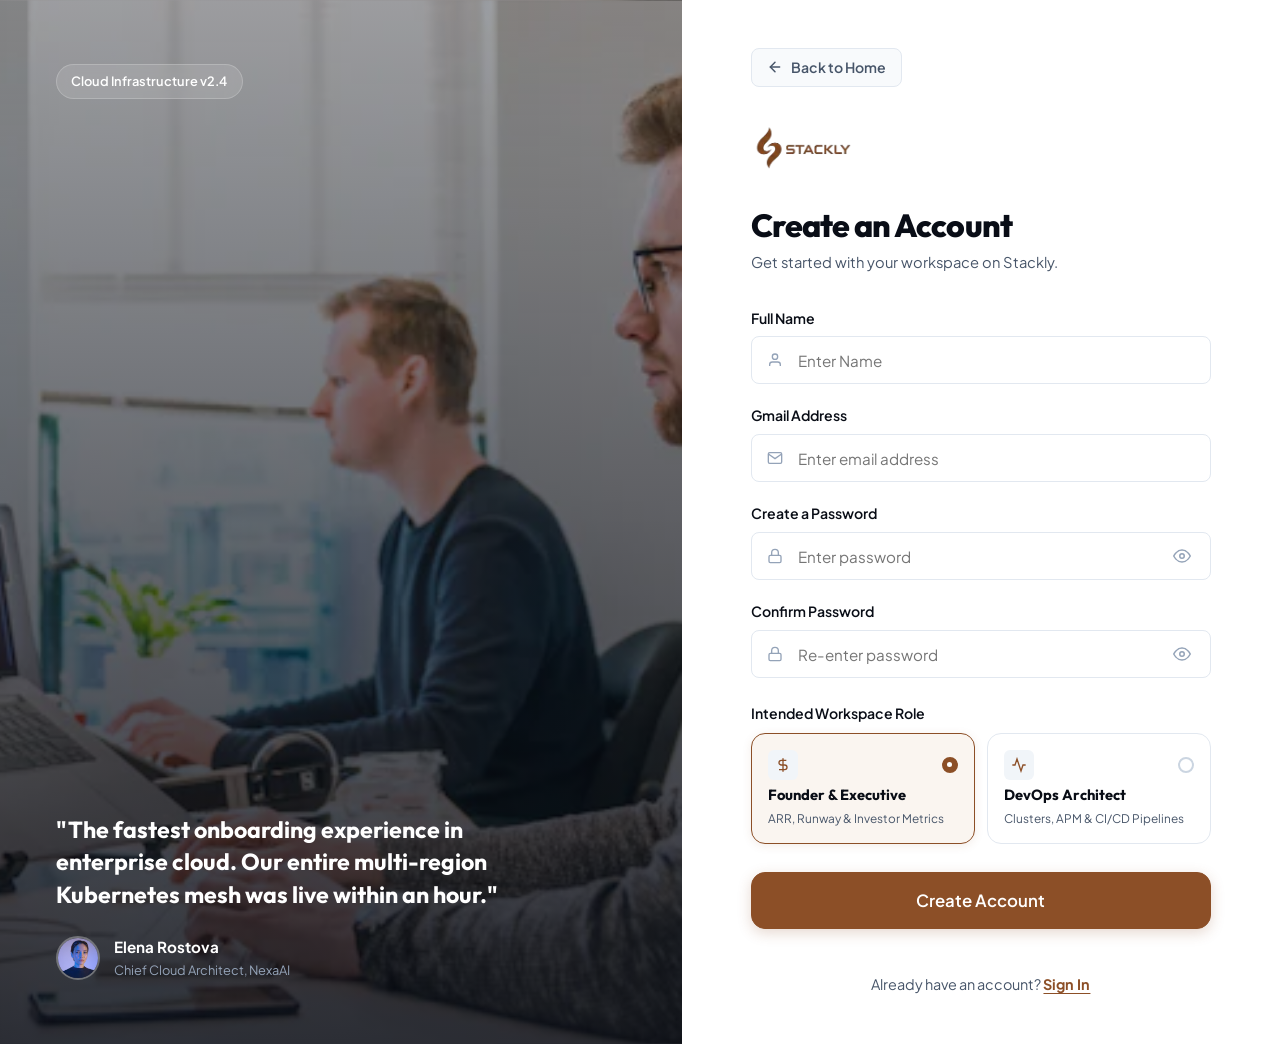
<file: signup.html>
<!DOCTYPE html>
<html lang="en">
<head>
  <meta charset="UTF-8">
  <meta name="viewport" content="width=device-width, initial-scale=1.0">
  <title>Create an Account — Stackly</title>
  <meta name="description" content="Sign up for Stackly Cloud Infrastructure. Scale faster with autonomous cloud orchestration and APM telemetry.">
  <link rel="icon" type="image/webp" href="assets/stacklylogo_18.webp">

  <!-- Core Stylesheets -->
  <link rel="stylesheet" href="css/style.css?v=5.0">
  <link rel="stylesheet" href="css/auth.css?v=3.7">

  <!-- Auth Controller -->
  <script src="js/auth.js?v=3.7" defer></script>
</head>
<body>

  <!-- Split Screen Authentication Layout -->
  <div class="auth-split-wrapper">
    
    <!-- Left Visual Panel (Startup Image & Testimonial) -->
    <div class="auth-visual-side">
      <div class="auth-visual-overlay"></div>
      
      <div class="auth-visual-top">
        <div class="auth-visual-tag">Cloud Infrastructure v2.4</div>
      </div>

      <div class="auth-visual-bottom">
        <p class="auth-visual-quote">
          "The fastest onboarding experience in enterprise cloud. Our entire multi-region Kubernetes mesh was live within an hour."
        </p>
        <div class="auth-visual-author">
          <img src="assets/author_elena.webp" alt="Elena Rostova" class="auth-visual-author-img">
          <div>
            <div class="auth-visual-author-name">Elena Rostova</div>
            <div class="auth-visual-author-role">Chief Cloud Architect, NexaAI</div>
          </div>
        </div>
      </div>
    </div>

    <!-- Right Form Panel -->
    <div class="auth-form-side">
      <div class="auth-card-container">
        
        <!-- Back to Home Button (at the top of the Stackly logo) -->
        <a href="index.html" class="auth-back-to-home-btn" aria-label="Back to Home">
          <svg width="16" height="16" viewBox="0 0 24 24" fill="none" stroke="currentColor" stroke-width="2.2" stroke-linecap="round" stroke-linejoin="round">
            <line x1="19" y1="12" x2="5" y2="12"></line>
            <polyline points="12 19 5 12 12 5"></polyline>
          </svg>
          <span>Back to Home</span>
        </a>

        <!-- Big Prominent Stackly Logo -->
        <div class="auth-logo-header">
          <a href="index.html" aria-label="Return to Stackly Homepage">
            <img src="assets/stacklylogo_18.webp" alt="Stackly Logo" class="auth-brand-logo">
          </a>
        </div>

        <!-- Heading: Clean "Create an Account" -->
        <h1 class="auth-title">Create an Account</h1>
        <p class="auth-subtitle">Get started with your workspace on Stackly.</p>

        <!-- Sign Up Form -->
        <form id="signupForm" class="auth-form" autocomplete="off" novalidate>
          
          <!-- Full Name -->
          <div class="auth-field" id="signupNameGroup">
            <label class="auth-label" for="signupName">Full Name</label>
            <div class="input-wrapper">
              <span class="input-icon">
                <svg width="16" height="16" viewBox="0 0 24 24" fill="none" stroke="currentColor" stroke-width="2"><path d="M20 21v-2a4 4 0 0 0-4-4H8a4 4 0 0 0-4 4v2"></path><circle cx="12" cy="7" r="4"></circle></svg>
              </span>
              <input type="text" id="signupName" class="auth-input" placeholder="Enter Name" autocomplete="off" required>
            </div>
            <span class="validation-hint">Please enter your full name (minimum 2 characters).</span>
          </div>

          <!-- Gmail Address -->
          <div class="auth-field" id="signupEmailGroup">
            <label class="auth-label" for="signupEmail">Gmail Address</label>
            <div class="input-wrapper">
              <span class="input-icon">
                <svg width="16" height="16" viewBox="0 0 24 24" fill="none" stroke="currentColor" stroke-width="2"><path d="M4 4h16c1.1 0 2 .9 2 2v12c0 1.1-.9 2-2 2H4c-1.1 0-2-.9-2-2V6c0-1.1.9-2 2-2z"></path><polyline points="22,6 12,13 2,6"></polyline></svg>
              </span>
              <input type="email" id="signupEmail" class="auth-input" placeholder="Enter email address" autocomplete="off" required>
            </div>
            <span class="validation-hint">Please enter a valid Gmail address (must end with @gmail.com).</span>
          </div>

          <!-- Create Password -->
          <div class="auth-field" id="signupPwdGroup">
            <label class="auth-label" for="signupPassword">Create a Password</label>
            <div class="input-wrapper">
              <span class="input-icon">
                <svg width="16" height="16" viewBox="0 0 24 24" fill="none" stroke="currentColor" stroke-width="2"><rect x="3" y="11" width="18" height="11" rx="2" ry="2"></rect><path d="M7 11V7a5 5 0 0 1 10 0v4"></path></svg>
              </span>
              <input type="password" id="signupPassword" class="auth-input" placeholder="Enter password" autocomplete="new-password" required>
              <button type="button" class="pwd-toggle-btn" id="toggleSignupPassword" aria-label="Toggle password visibility">
                <svg width="18" height="18" viewBox="0 0 24 24" fill="none" stroke="currentColor" stroke-width="2"><path d="M1 12s4-8 11-8 11 8 11 8-4 8-11 8-11-8-11-8z"></path><circle cx="12" cy="12" r="3"></circle></svg>
              </button>
            </div>
            <span class="validation-hint">Password must be at least 6 characters long.</span>
          </div>

          <!-- Confirm Password -->
          <div class="auth-field" id="signupConfirmGroup">
            <label class="auth-label" for="confirmPassword">Confirm Password</label>
            <div class="input-wrapper">
              <span class="input-icon">
                <svg width="16" height="16" viewBox="0 0 24 24" fill="none" stroke="currentColor" stroke-width="2"><rect x="3" y="11" width="18" height="11" rx="2" ry="2"></rect><path d="M7 11V7a5 5 0 0 1 10 0v4"></path></svg>
              </span>
              <input type="password" id="confirmPassword" class="auth-input" placeholder="Re-enter password" autocomplete="new-password" required>
              <button type="button" class="pwd-toggle-btn" id="toggleConfirmPassword" aria-label="Toggle confirm password visibility">
                <svg width="18" height="18" viewBox="0 0 24 24" fill="none" stroke="currentColor" stroke-width="2"><path d="M1 12s4-8 11-8 11 8 11 8-4 8-11 8-11-8-11-8z"></path><circle cx="12" cy="12" r="3"></circle></svg>
              </button>
            </div>
            <span class="validation-hint">Passwords do not match.</span>
          </div>

          <!-- Role Selector (Arranged cleanly below password) -->
          <div class="role-select-section">
            <label class="auth-label">Intended Workspace Role</label>
            <div class="role-cards-grid">
              
              <!-- Role 1: Founder & Executive -->
              <div class="role-card-option">
                <input type="radio" name="signupRole" id="signupRoleFounder" value="founder" checked>
                <label for="signupRoleFounder" class="role-card-label">
                  <div class="role-card-header">
                    <div class="role-icon-box">
                      <svg width="16" height="16" viewBox="0 0 24 24" fill="none" stroke="currentColor" stroke-width="2"><path d="M12 2v20M17 5H9.5a3.5 3.5 0 0 0 0 7h5a3.5 3.5 0 0 1 0 7H6"></path></svg>
                    </div>
                    <div class="role-check-indicator"></div>
                  </div>
                  <div class="role-title">Founder & Executive</div>
                  <div class="role-desc">ARR, Runway & Investor Metrics</div>
                </label>
              </div>

              <!-- Role 2: DevOps & Cloud Architect -->
              <div class="role-card-option">
                <input type="radio" name="signupRole" id="signupRoleDevops" value="engineer">
                <label for="signupRoleDevops" class="role-card-label">
                  <div class="role-card-header">
                    <div class="role-icon-box">
                      <svg width="16" height="16" viewBox="0 0 24 24" fill="none" stroke="currentColor" stroke-width="2"><polyline points="22 12 18 12 15 21 9 3 6 12 2 12"></polyline></svg>
                    </div>
                    <div class="role-check-indicator"></div>
                  </div>
                  <div class="role-title">DevOps Architect</div>
                  <div class="role-desc">Clusters, APM & CI/CD Pipelines</div>
                </label>
              </div>

            </div>
          </div>

          <!-- Submit Button: "Sign Up" (Black with white text, no arrow icons) -->
          <button type="submit" class="btn btn-primary btn-lg auth-submit-btn">
            <span>Sign Up</span>
          </button>

          <!-- Centered Link to Sign In Page -->
          <p class="auth-switch-text">
            Already have an account? <a href="login.html" class="auth-link">Sign In</a>
          </p>

        </form>

      </div>
    </div>

  </div>

</body>
</html>
</file>
<file: css/style.css>
/* ==========================================================================
   STACKLY — Modern SaaS & Startup Platform
   Design System: Clean White Background, Crisp Dark Typography,
   Black Buttons with White Text, and Rich Visual Imagery
   ========================================================================== */

@import url('https://fonts.googleapis.com/css2?family=Outfit:wght@400;500;600;700;800&family=Plus+Jakarta+Sans:wght@300;400;500;600;700;800&family=JetBrains+Mono:wght@400;500;600&display=swap');

:root {
  /* Color Palette - Clean White & Warm Brown */
  --bg-primary: #ffffff;
  --bg-secondary: #fdfbf9;
  --bg-tertiary: #f7f2ed;
  --bg-card: #ffffff;
  --bg-card-hover: #ffffff;
  --bg-dark-section: #0a0a0e;

  /* Typography Colors */
  --text-primary: #090d16;
  --text-secondary: #475569;
  --text-muted: #64748b;
  --text-inverse: #ffffff;

  /* Borders */
  --border-subtle: #ebdcd0;
  --border-medium: #d6c0af;
  --border-dark: #8C4F27;

  /* Brown Theme Tokens & Buttons */
  --color-brown-primary: #8C4F27;
  --color-brown-hover: #723C1A;
  --color-brown-dark: #582B10;
  --color-brown-light: #A56236;
  --color-brown-subtle: #FAF5F0;
  --color-brown-border: #E8DDD2;

  --btn-bg: #8C4F27;
  --btn-text: #ffffff;
  --btn-hover-bg: #723C1A;

  --accent-success: #10b981;
  --accent-warning: #f59e0b;
  --accent-info: #2563eb;

  /* Typography */
  --font-heading: 'Outfit', -apple-system, BlinkMacSystemFont, 'Segoe UI', Roboto, sans-serif;
  --font-sans: 'Plus Jakarta Sans', -apple-system, BlinkMacSystemFont, 'Segoe UI', Roboto, sans-serif;
  --font-mono: 'JetBrains Mono', monospace;

  /* Layout & Spacing */
  --container-max: 1240px;
  --container-padding: 1.5rem;
  --nav-height: 96px;
  --radius-sm: 8px;
  --radius-md: 14px;
  --radius-lg: 20px;
  --radius-xl: 28px;
  --radius-full: 9999px;

  /* Shadows */
  --shadow-subtle: 0 2px 10px rgba(0, 0, 0, 0.04);
  --shadow-card: 0 10px 30px -4px rgba(0, 0, 0, 0.06), 0 4px 12px -2px rgba(0, 0, 0, 0.03);
  --shadow-hover: 0 20px 40px -8px rgba(0, 0, 0, 0.12), 0 8px 16px -4px rgba(0, 0, 0, 0.05);

  /* Transitions */
  --transition-fast: 0.15s cubic-bezier(0.4, 0, 0.2, 1);
  --transition-normal: 0.25s cubic-bezier(0.4, 0, 0.2, 1);
  --transition-smooth: 0.4s cubic-bezier(0.16, 1, 0.3, 1);
}

/* Base Reset */
*, *::before, *::after {
  box-sizing: border-box;
  margin: 0;
  padding: 0;
}

html {
  scroll-behavior: smooth;
  font-size: 16px;
  -webkit-font-smoothing: antialiased;
  -moz-osx-font-smoothing: grayscale;
  background-color: var(--bg-primary);
  color: var(--text-primary);
  width: 100%;
  max-width: 100vw;
  overflow-x: hidden !important;
}

body {
  font-family: var(--font-sans);
  background-color: var(--bg-primary);
  color: var(--text-primary);
  line-height: 1.6;
  width: 100%;
  max-width: 100vw;
  overflow-x: hidden !important;
  position: relative;
}

a {
  color: inherit;
  text-decoration: none;
  transition: var(--transition-fast);
}

button, input, textarea, select {
  font-family: inherit;
  color: inherit;
}

img, svg {
  display: block;
  max-width: 100%;
}

ul, ol {
  list-style: none;
}

.container {
  width: 100%;
  max-width: var(--container-max);
  margin-left: auto;
  margin-right: auto;
  padding-left: var(--container-padding);
  padding-right: var(--container-padding);
  position: relative;
  z-index: 1;
}

/* Typography Helpers */
h1, h2, h3, h4, h5, h6 {
  font-family: var(--font-heading);
  font-weight: 700;
  line-height: 1.18;
  color: var(--text-primary);
  letter-spacing: -0.025em;
}

.section-label {
  display: inline-flex;
  align-items: center;
  gap: 0.5rem;
  padding: 0.4rem 1rem;
  background: var(--bg-tertiary);
  border: 1px solid var(--border-subtle);
  border-radius: var(--radius-full);
  font-size: 0.8rem;
  font-weight: 600;
  letter-spacing: 0.05em;
  text-transform: uppercase;
  color: var(--text-secondary);
  margin-bottom: 1.25rem;
}

.section-label .dot {
  width: 6px;
  height: 6px;
  background-color: var(--color-brown-primary);
  border-radius: 50%;
  display: inline-block;
}

.section-title {
  font-size: clamp(2.1rem, 4.2vw, 3.4rem);
  font-weight: 800;
  margin-bottom: 1.15rem;
  letter-spacing: -0.03em;
  color: var(--text-primary);
}

.section-title span.highlight-text {
  background: linear-gradient(135deg, var(--color-brown-primary) 0%, #a56236 100%);
  -webkit-background-clip: text;
  -webkit-text-fill-color: transparent;
}

.section-subtitle {
  font-size: clamp(1.02rem, 1.6vw, 1.18rem);
  color: var(--text-secondary);
  max-width: 640px;
  margin-bottom: 3.5rem;
  font-weight: 400;
  line-height: 1.65;
}

.text-center {
  text-align: center;
}

.center-block {
  margin-left: auto;
  margin-right: auto;
}

/* ==========================================================================
   BUTTONS (Rich Brown with White Text & Harmonious Accents)
   ========================================================================== */
.btn {
  display: inline-flex;
  align-items: center;
  justify-content: center;
  gap: 0.65rem;
  padding: 0.85rem 1.75rem;
  font-size: 0.95rem;
  font-weight: 600;
  border-radius: var(--radius-md);
  cursor: pointer;
  transition: all var(--transition-normal);
  text-align: center;
  position: relative;
  white-space: nowrap;
}

/* Brown Button with White Text */
.btn-primary {
  background-color: var(--color-brown-primary);
  color: #ffffff !important;
  border: 1px solid var(--color-brown-primary);
  box-shadow: 0 4px 14px rgba(140, 79, 39, 0.22);
}

.btn-primary:hover {
  background-color: var(--color-brown-hover);
  border-color: var(--color-brown-hover);
  transform: translateY(-2px);
  box-shadow: 0 8px 24px rgba(140, 79, 39, 0.32);
  color: #ffffff !important;
}

.btn-primary:active {
  transform: translateY(0);
}

/* Secondary Button: Clean white with brown text and subtle border */
.btn-secondary {
  background-color: #ffffff;
  color: var(--color-brown-primary) !important;
  border: 1.5px solid var(--color-brown-border);
}

.btn-secondary:hover {
  background-color: var(--color-brown-subtle);
  border-color: var(--color-brown-primary);
  color: var(--color-brown-hover) !important;
  transform: translateY(-2px);
}

/* Outline Brown Button */
.btn-outline {
  background-color: transparent;
  color: var(--color-brown-primary);
  border: 1.5px solid var(--color-brown-primary);
}

.btn-outline:hover {
  background-color: var(--color-brown-primary);
  color: #ffffff !important;
  transform: translateY(-2px);
}

.btn-sm {
  padding: 0.55rem 1.25rem;
  font-size: 0.85rem;
  border-radius: var(--radius-sm);
}

.btn-lg {
  padding: 1.05rem 2.2rem;
  font-size: 1.05rem;
  border-radius: var(--radius-md);
}

.btn-icon-right svg {
  transition: transform var(--transition-fast);
}

.btn:hover .btn-icon-right svg {
  transform: translateX(4px);
}

/* ==========================================================================
   PRELOADER
   Clean, crisp preloader with large Stackly logo
   ========================================================================== */
#preloader {
  position: fixed;
  inset: 0;
  background-color: #ffffff;
  z-index: 99999;
  display: flex;
  align-items: center;
  justify-content: center;
  flex-direction: column;
  transition: opacity 0.5s ease, visibility 0.5s ease;
}

#preloader.loaded {
  opacity: 0;
  visibility: hidden;
  pointer-events: none;
}

.preloader-content {
  display: flex;
  flex-direction: column;
  align-items: center;
  gap: 1.5rem;
}

.preloader-logo-wrap {
  width: 200px;
  height: 80px;
  display: flex;
  align-items: center;
  justify-content: center;
}

.preloader-logo-img {
  width: 240px;
  height: auto;
  object-fit: contain;
  mix-blend-mode: multiply;
  transform: scale(1.35);
  animation: logoPulse 1.8s ease-in-out infinite;
}

.preloader-bar-wrap {
  width: 160px;
  height: 3px;
  background: #e2e8f0;
  border-radius: 3px;
  overflow: hidden;
}

.preloader-bar {
  width: 0%;
  height: 100%;
  background: var(--color-brown-primary);
  border-radius: 3px;
  transition: width 0.3s ease;
}

.preloader-tagline {
  font-family: var(--font-heading);
  font-size: 0.82rem;
  letter-spacing: 0.1em;
  text-transform: uppercase;
  color: var(--text-muted);
}

@keyframes logoPulse {
  0%, 100% { transform: scale(0.96); opacity: 0.85; }
  50% { transform: scale(1.04); opacity: 1; }
}

/* ==========================================================================
   NAVIGATION
   Clean White Glassmorphic Navbar with prominent Stackly logo
   Order: Home, About, Services, Blog, Contact, Log In
   ========================================================================== */
.site-header {
  position: fixed;
  top: 0;
  left: 0;
  width: 100%;
  height: var(--nav-height);
  z-index: 1000;
  background: rgba(255, 255, 255, 0.95);
  backdrop-filter: blur(16px);
  -webkit-backdrop-filter: blur(16px);
  border-bottom: 1px solid var(--border-subtle);
  transition: all var(--transition-normal);
}

.site-header.scrolled {
  box-shadow: 0 4px 20px rgba(140, 79, 39, 0.08);
}

.nav-container {
  display: flex;
  align-items: center;
  justify-content: space-between;
  height: 100%;
}

.brand-link {
  display: flex;
  align-items: center;
  gap: 0.75rem;
  z-index: 1010;
}

/* Prominent, clean Stackly logo (expanded size, clearly visible) */
.brand-logo {
  height: 78px;
  width: auto;
  max-height: 88px;
  object-fit: contain;
  mix-blend-mode: multiply;
  transform: scale(1.48);
  transform-origin: left center;
  transition: transform var(--transition-fast);
}

.brand-link:hover .brand-logo {
  transform: scale(1.52);
}

.nav-menu {
  display: flex;
  align-items: center;
  gap: 2.25rem;
}

.nav-link {
  font-size: 0.95rem;
  font-weight: 500;
  color: var(--text-secondary);
  position: relative;
  padding: 0.5rem 0;
  transition: color var(--transition-fast);
}

.nav-link:hover,
.nav-link.active {
  color: var(--color-brown-primary);
  font-weight: 600;
}

.nav-link::after {
  content: '';
  position: absolute;
  bottom: 0;
  left: 0;
  width: 0;
  height: 2px;
  background-color: var(--color-brown-primary);
  transition: width var(--transition-normal);
}

.nav-link:hover::after,
.nav-link.active::after {
  width: 100%;
}

.nav-actions {
  display: flex;
  align-items: center;
  gap: 1rem;
}

/* Mobile Hamburger Toggle */
.mobile-toggle {
  display: none;
  background: transparent;
  border: 1px solid var(--border-subtle);
  border-radius: var(--radius-sm);
  width: 44px;
  height: 44px;
  cursor: pointer;
  position: relative;
  z-index: 1010;
  padding: 10px;
}

.hamburger-line {
  display: block;
  width: 100%;
  height: 2px;
  background-color: #000000;
  margin: 5px 0;
  transition: all var(--transition-normal);
}

.mobile-toggle.active .hamburger-line:nth-child(1) {
  transform: translateY(7px) rotate(45deg);
}
.mobile-toggle.active .hamburger-line:nth-child(2) {
  opacity: 0;
}
.mobile-toggle.active .hamburger-line:nth-child(3) {
  transform: translateY(-7px) rotate(-45deg);
}

/* Mobile Navigation Overlay */
.mobile-nav {
  position: fixed;
  inset: 0;
  background: #ffffff;
  z-index: 1050;
  display: flex;
  flex-direction: column;
  justify-content: flex-start;
  align-items: stretch;
  padding: 0;
  opacity: 0;
  visibility: hidden;
  transition: opacity 0.3s ease, visibility 0.3s ease;
}

.mobile-nav.open {
  opacity: 1;
  visibility: visible;
}

.mobile-nav-topbar {
  display: flex;
  align-items: center;
  justify-content: space-between;
  height: 72px;
  min-height: 72px;
  padding: 0 1.25rem;
  border-bottom: 1px solid rgba(0, 0, 0, 0.06);
  background: #ffffff;
  width: 100%;
  box-sizing: border-box;
  flex-shrink: 0;
}

.mobile-nav-brand {
  display: flex;
  align-items: center;
  text-decoration: none;
}

.mobile-nav-logo {
  height: 64px;
  max-height: 70px;
  width: auto;
  object-fit: contain;
  mix-blend-mode: multiply;
  transform: scale(1.42);
  transform-origin: left center;
  display: block;
}

.mobile-nav-close {
  display: flex;
  align-items: center;
  justify-content: center;
  width: 44px;
  height: 44px;
  background: #f8fafc;
  border: 1.5px solid var(--border-subtle);
  border-radius: var(--radius-sm);
  color: #090d16;
  cursor: pointer;
  padding: 0;
  box-shadow: 0 2px 8px rgba(0, 0, 0, 0.05);
  transition: all 0.2s ease;
}

.mobile-nav-close:hover,
.mobile-nav-close:focus {
  background: var(--color-brown-subtle);
  border-color: var(--color-brown-primary);
  color: var(--color-brown-primary);
  transform: rotate(90deg);
}

.mobile-nav-body {
  flex: 1 1 auto;
  display: flex;
  flex-direction: column;
  align-items: center;
  justify-content: center;
  padding: 2rem 1.5rem 3rem;
  box-sizing: border-box;
  overflow-y: auto;
}

.mobile-nav-links {
  display: flex;
  flex-direction: column;
  align-items: center;
  gap: 1.6rem;
  margin-bottom: 2.25rem;
  width: 100%;
  max-width: 320px;
}

.mobile-nav-link {
  font-family: var(--font-heading);
  font-size: 1.45rem;
  font-weight: 700;
  color: var(--text-primary);
  padding: 0.5rem 1.25rem;
  border-radius: var(--radius-sm);
  text-decoration: none;
  transition: all 0.2s ease;
}

.mobile-nav-link:hover,
.mobile-nav-link.active {
  color: var(--color-brown-primary);
  background: var(--color-brown-subtle);
}

.mobile-nav-cta {
  width: 100%;
  max-width: 280px;
  text-align: center;
  justify-content: center;
  box-shadow: 0 8px 24px rgba(140, 79, 39, 0.25);
}

/* ==========================================================================
   PAGE HEROES (General & Internal Pages with Clear Photographic Background)
   ========================================================================== */
.page-hero {
  padding-top: calc(var(--nav-height) + 4rem);
  padding-bottom: 6rem;
  min-height: 480px;
  display: flex;
  align-items: center;
  position: relative;
  border-bottom: 1px solid var(--border-subtle);
  background-size: cover;
  background-position: center;
  background-repeat: no-repeat;
  overflow: hidden;
  background-color: #0b0f19;
}

.page-hero::before {
  content: '';
  position: absolute;
  inset: 0;
  background: linear-gradient(180deg, rgba(3, 7, 18, 0.45) 0%, rgba(3, 7, 18, 0.28) 50%, rgba(3, 7, 18, 0.60) 100%);
  z-index: 1;
}

.page-hero > .container {
  position: relative;
  z-index: 2;
}

/* Center-arranged clean hero content (NO white box) */
.page-hero-clean-center {
  position: relative;
  z-index: 3;
  text-align: center;
  max-width: 880px;
  margin: 0 auto;
}

.page-hero .section-label {
  margin: 0 auto 1.25rem;
  background: rgba(0, 0, 0, 0.45);
  border: 1px solid rgba(255, 255, 255, 0.22);
  color: #ffffff;
  backdrop-filter: blur(8px);
}

.page-hero .section-label .dot {
  background: #A56236;
}

/* Page-specific high-clarity hero background imagery */
.page-hero-about {
  background-image: url('../assets/page_hero_about.webp');
}

.page-hero-services {
  background-image: url('../assets/page_hero_services.webp');
}

.page-hero-blog {
  background-image: url('../assets/page_hero_blog.webp');
}

.page-hero-contact {
  background-image: url('../assets/page_hero_contact.webp');
}

.page-hero-title {
  font-size: clamp(2.4rem, 5vw, 3.8rem);
  font-weight: 800;
  margin-bottom: 1.25rem;
  color: #ffffff;
  text-shadow: 0 2px 16px rgba(0, 0, 0, 0.45);
}

.page-hero-desc {
  font-size: clamp(1.05rem, 1.8vw, 1.25rem);
  color: #e2e8f0;
  max-width: 720px;
  margin: 0 auto;
  line-height: 1.7;
  text-shadow: 0 1px 8px rgba(0, 0, 0, 0.35);
}

/* ==========================================================================
   HOMEPAGE HERO SECTION (5 Background Images Rotating Every 2 Seconds)
   Crystal-Clear, High-Contrast Photographic Clarity (No White Shade or Fog)
   ========================================================================== */
.hero-section {
  position: relative;
  padding-top: calc(var(--nav-height) + 3.5rem);
  padding-bottom: 6rem;
  overflow: hidden;
  background-color: #030712 !important;
  min-height: 640px;
  display: flex;
  align-items: center;
}

/* Full-bleed 5-image background carousel */
.hero-bg-slider {
  position: absolute;
  inset: 0;
  width: 100%;
  height: 100%;
  z-index: 1;
  background-color: #030712;
  overflow: hidden;
}

.hero-bg-slide {
  position: absolute;
  inset: 0;
  width: 100%;
  height: 100%;
  background-size: cover;
  background-position: center center;
  background-repeat: no-repeat;
  opacity: 0;
  transition: opacity 0.9s cubic-bezier(0.4, 0, 0.2, 1);
  filter: contrast(1.12) brightness(1.02) saturate(1.18);
  transform: scale(1.03);
  pointer-events: none;
  will-change: opacity;
}

.hero-bg-slide.active {
  opacity: 1;
}

/* Ultra-light, crystal-clear subtle dark vignette (NO white shade, NO foggy overlay)
   Provides just enough contrast for typography while keeping images 100% sharp & visible */
.hero-bg-overlay {
  position: absolute;
  inset: 0;
  background: linear-gradient(180deg, rgba(3, 7, 18, 0.35) 0%, rgba(3, 7, 18, 0.15) 40%, rgba(3, 7, 18, 0.50) 100%);
  z-index: 2;
  pointer-events: none;
}

.hero-container-rel {
  position: relative;
  z-index: 3;
}

/* Clean Hero Content (No enclosing white box, centered typography) */
.hero-content-clean {
  text-align: center;
  max-width: 940px;
  margin: 0 auto;
  position: relative;
  z-index: 3;
}

.hero-badge {
  display: inline-flex;
  align-items: center;
  gap: 0.6rem;
  padding: 0.45rem 1.15rem;
  background: rgba(0, 0, 0, 0.45);
  backdrop-filter: blur(12px);
  -webkit-backdrop-filter: blur(12px);
  border: 1px solid rgba(255, 255, 255, 0.25);
  border-radius: var(--radius-full);
  font-size: 0.85rem;
  font-weight: 600;
  color: #ffffff;
  margin-bottom: 2rem;
  cursor: pointer;
  transition: var(--transition-normal);
  box-shadow: 0 4px 16px rgba(0, 0, 0, 0.35);
}

.hero-badge:hover {
  background: rgba(0, 0, 0, 0.65);
  border-color: #8C4F27;
  transform: translateY(-1px);
}

.hero-badge-tag {
  background: #8C4F27;
  color: #ffffff;
  font-size: 0.72rem;
  font-weight: 700;
  padding: 0.2rem 0.6rem;
  border-radius: var(--radius-full);
  text-transform: uppercase;
}

.hero-title {
  font-size: clamp(2.5rem, 5.8vw, 4.5rem);
  font-weight: 800;
  letter-spacing: -0.035em;
  line-height: 1.12;
  margin-bottom: 1.6rem;
  color: #ffffff;
  text-shadow: 0 2px 22px rgba(0, 0, 0, 0.9), 0 4px 44px rgba(0, 0, 0, 0.95), 0 1px 3px rgba(0, 0, 0, 1);
}

.hero-title span.highlight-text {
  color: #df9b6d;
  -webkit-text-fill-color: #df9b6d;
  background: none;
  font-weight: 800;
  text-shadow: 0 2px 20px rgba(0, 0, 0, 0.98), 0 4px 40px rgba(0, 0, 0, 0.95), 0 0 4px rgba(0, 0, 0, 1);
  display: inline-block;
}

.hero-title span.highlight-text .char-slide-right {
  color: #df9b6d !important;
  -webkit-text-fill-color: #df9b6d !important;
  text-shadow: 0 2px 20px rgba(0, 0, 0, 0.98), 0 4px 40px rgba(0, 0, 0, 0.95), 0 0 4px rgba(0, 0, 0, 1);
}

.section-title span.highlight-text .char-slide-right {
  color: var(--color-brown-primary) !important;
  -webkit-text-fill-color: var(--color-brown-primary) !important;
}

.hero-description {
  font-size: clamp(1.08rem, 1.8vw, 1.28rem);
  color: #f1f5f9;
  max-width: 740px;
  margin: 0 auto 2.75rem;
  line-height: 1.68;
  text-shadow: 0 2px 14px rgba(0, 0, 0, 0.9), 0 1px 4px rgba(0, 0, 0, 0.9);
}

.hero-cta-group {
  display: flex;
  align-items: center;
  justify-content: center;
  gap: 1.15rem;
  flex-wrap: wrap;
  margin-bottom: 3.5rem;
}

.hero-trust {
  display: flex;
  align-items: center;
  justify-content: center;
  gap: 2.5rem;
  flex-wrap: wrap;
  color: #f8fafc;
  font-size: 0.9rem;
  font-weight: 600;
  text-shadow: 0 1px 8px rgba(0, 0, 0, 0.9);
}

.hero-trust-item {
  display: flex;
  align-items: center;
  gap: 0.55rem;
}

.hero-trust-item svg {
  color: #10b981;
}

/* Hero Visual Showcase */
.hero-preview-wrapper {
  margin-top: 4rem;
  position: relative;
  z-index: 2;
}

.hero-image-frame {
  background: #ffffff;
  border: 1px solid var(--border-subtle);
  border-radius: var(--radius-xl);
  box-shadow: 0 25px 60px rgba(0, 0, 0, 0.08), 0 4px 16px rgba(0, 0, 0, 0.04);
  overflow: hidden;
  position: relative;
}

/* 5-Image Carousel running continuously every 2 seconds */
.hero-slider {
  position: relative;
  width: 100%;
  aspect-ratio: 16 / 9.2;
  overflow: hidden;
  background-color: #000000;
}

.hero-slide {
  position: absolute;
  inset: 0;
  opacity: 0;
  visibility: hidden;
  transition: opacity 0.6s ease-in-out, visibility 0.6s ease-in-out;
}

.hero-slide.active {
  opacity: 1;
  visibility: visible;
  z-index: 2;
}

.hero-slide img {
  width: 100%;
  height: 100%;
  object-fit: cover;
  display: block;
}

.slider-dots-container {
  position: absolute;
  bottom: 16px;
  left: 50%;
  transform: translateX(-50%);
  display: flex;
  align-items: center;
  gap: 8px;
  z-index: 10;
  background: rgba(0, 0, 0, 0.5);
  backdrop-filter: blur(8px);
  -webkit-backdrop-filter: blur(8px);
  padding: 6px 14px;
  border-radius: var(--radius-full);
}

.slider-dot {
  width: 8px;
  height: 8px;
  border-radius: 50%;
  background: rgba(255, 255, 255, 0.45);
  border: none;
  cursor: pointer;
  padding: 0;
  transition: all 0.25s ease;
}

.slider-dot.active {
  width: 24px;
  border-radius: 10px;
  background: #ffffff;
}

.frame-topbar {
  background: #f8fafc;
  padding: 0.85rem 1.4rem;
  border-bottom: 1px solid var(--border-subtle);
  display: flex;
  align-items: center;
  justify-content: space-between;
}

.frame-dots {
  display: flex;
  gap: 7px;
}

.frame-dot {
  width: 10px;
  height: 10px;
  border-radius: 50%;
}

.frame-url-bar {
  background: #ffffff;
  border: 1px solid var(--border-subtle);
  border-radius: var(--radius-full);
  padding: 0.3rem 1.2rem;
  font-family: var(--font-mono);
  font-size: 0.78rem;
  color: var(--text-secondary);
  display: flex;
  align-items: center;
  gap: 0.5rem;
}

.hero-img-display {
  width: 100%;
  height: auto;
  display: block;
  object-fit: cover;
  max-height: 580px;
}

/* Floating interactive badges on hero */
.floating-badge {
  position: absolute;
  padding: 0.85rem 1.25rem;
  background: #ffffff;
  border: 1px solid var(--border-subtle);
  border-radius: var(--radius-md);
  box-shadow: 0 16px 36px rgba(0, 0, 0, 0.08);
  display: flex;
  align-items: center;
  gap: 0.85rem;
  z-index: 10;
  animation: floatSlow 4s ease-in-out infinite;
}

.floating-badge.badge-left {
  top: -20px;
  left: -20px;
}

.floating-badge.badge-right {
  bottom: 40px;
  right: -20px;
  animation-delay: -2s;
}

.floating-badge-icon {
  width: 42px;
  height: 42px;
  border-radius: 12px;
  background: var(--bg-tertiary);
  display: flex;
  align-items: center;
  justify-content: center;
}

.floating-badge-title {
  font-size: 0.9rem;
  font-weight: 700;
  color: var(--text-primary);
}

.floating-badge-sub {
  font-size: 0.75rem;
  color: var(--accent-success);
  font-weight: 600;
}

@keyframes floatSlow {
  0%, 100% { transform: translateY(0px); }
  50% { transform: translateY(-8px); }
}

/* ==========================================================================
   CLIENT TICKER
   ========================================================================== */
.clients-section {
  padding: 3.5rem 0;
  border-top: 1px solid var(--border-subtle);
  border-bottom: 1px solid var(--border-subtle);
  background: #ffffff;
  overflow: hidden;
}

.clients-heading {
  text-align: center;
  font-size: 0.85rem;
  text-transform: uppercase;
  letter-spacing: 0.1em;
  color: var(--text-muted);
  font-weight: 600;
  margin-bottom: 2rem;
}

.ticker-wrap {
  width: 100%;
  overflow: hidden;
  white-space: nowrap;
  position: relative;
}

.ticker-wrap::before,
.ticker-wrap::after {
  content: '';
  position: absolute;
  top: 0;
  width: 100px;
  height: 100%;
  z-index: 2;
  pointer-events: none;
}

.ticker-wrap::before {
  left: 0;
  background: linear-gradient(to right, #ffffff, transparent);
}

.ticker-wrap::after {
  right: 0;
  background: linear-gradient(to left, #ffffff, transparent);
}

.ticker-track {
  display: inline-flex;
  gap: 4.5rem;
  animation: tickerSlide 26s linear infinite;
}

.ticker-item {
  display: inline-flex;
  align-items: center;
  gap: 0.65rem;
  font-family: var(--font-heading);
  font-size: 1.15rem;
  font-weight: 700;
  color: #0f172a;
  opacity: 0.65;
  transition: opacity var(--transition-fast);
}

.ticker-item:hover {
  opacity: 1;
}

.ticker-item svg {
  width: 22px;
  height: 22px;
}

@keyframes tickerSlide {
  0% { transform: translateX(0); }
  100% { transform: translateX(-50%); }
}

/* ==========================================================================
   ABOUT & STORY SECTIONS (IMAGE RICH)
   ========================================================================== */
.about-section {
  padding: 5rem 0;
  background: #ffffff;
}

.about-grid {
  display: grid;
  grid-template-columns: 1fr 1.1fr;
  gap: 4.5rem;
  align-items: center;
}

/* ==========================================================================
   ABOUT TEASER: DIAGONAL SPLIT & JOIN ANIMATION FOR COLLABORATIVE IMAGE
   ========================================================================== */
.about-image-card {
  position: relative;
  border-radius: var(--radius-xl);
  overflow: hidden;
  box-shadow: var(--shadow-card);
  border: 1px solid var(--border-subtle);
  height: 480px;
  background: #090d16;
}

.diagonal-split-container {
  position: relative;
  width: 100%;
  height: 100%;
  overflow: hidden;
}

.diagonal-half {
  position: absolute;
  inset: 0;
  width: 100%;
  height: 100%;
  will-change: transform;
}

.diagonal-half img {
  width: 100%;
  height: 100%;
  object-fit: cover;
  display: block;
}

/* Top-Left Diagonal Slice */
.diagonal-half-top {
  clip-path: polygon(0 0, 100% 0, 0 100%);
  animation: diagonalSlideTop 5.5s cubic-bezier(0.4, 0, 0.2, 1) infinite;
}

/* Bottom-Right Diagonal Slice */
.diagonal-half-bottom {
  clip-path: polygon(100% 0, 100% 100%, 0 100%);
  animation: diagonalSlideBottom 5.5s cubic-bezier(0.4, 0, 0.2, 1) infinite;
}

/* Diagonal Seam Glow Divider */
.diagonal-split-seam {
  position: absolute;
  top: 0;
  left: 0;
  width: 160%;
  height: 3px;
  background: linear-gradient(90deg, transparent 5%, rgba(217, 119, 6, 0.9) 30%, #ffffff 50%, rgba(140, 79, 39, 0.9) 70%, transparent 95%);
  transform-origin: 0 0;
  transform: rotate(38deg);
  pointer-events: none;
  z-index: 5;
  opacity: 0;
  animation: seamGlowPulse 5.5s ease-in-out infinite;
}

@keyframes diagonalSlideTop {
  0%, 20% {
    transform: translate(0, 0);
  }
  38%, 68% {
    transform: translate(-14px, -14px);
  }
  86%, 100% {
    transform: translate(0, 0);
  }
}

@keyframes diagonalSlideBottom {
  0%, 20% {
    transform: translate(0, 0);
  }
  38%, 68% {
    transform: translate(14px, 14px);
  }
  86%, 100% {
    transform: translate(0, 0);
  }
}

@keyframes seamGlowPulse {
  0%, 20% {
    opacity: 0;
  }
  38%, 68% {
    opacity: 1;
    filter: drop-shadow(0 0 10px rgba(245, 158, 11, 0.9));
  }
  86%, 100% {
    opacity: 0;
  }
}

.about-image-card:hover .diagonal-half-top {
  transform: translate(-18px, -18px);
}
.about-image-card:hover .diagonal-half-bottom {
  transform: translate(18px, 18px);
}
.about-image-card:hover .diagonal-split-seam {
  opacity: 1;
}

.about-floating-card {
  position: absolute;
  bottom: 1.75rem;
  left: 1.75rem;
  right: 1.75rem;
  padding: 1.25rem 1.5rem;
  background: rgba(255, 255, 255, 0.95);
  backdrop-filter: blur(14px);
  border-radius: var(--radius-md);
  box-shadow: 0 14px 35px rgba(0, 0, 0, 0.12);
  border: 1px solid var(--border-subtle);
  z-index: 10;
}

.about-stat-row {
  display: flex;
  justify-content: space-between;
}

.about-stat-col h3 {
  font-size: 1.75rem;
  font-weight: 800;
  color: #000000;
  display: flex;
  align-items: center;
  gap: 4px;
}

.live-pulse-dot {
  display: inline-block;
  width: 7px;
  height: 7px;
  border-radius: 50%;
  background-color: #10b981;
  box-shadow: 0 0 8px rgba(16, 185, 129, 0.7);
  animation: livePulseGlow 1.8s infinite;
}

@keyframes livePulseGlow {
  0%, 100% { transform: scale(1); opacity: 1; }
  50% { transform: scale(1.4); opacity: 0.6; }
}

.about-stat-col p {
  font-size: 0.8rem;
  color: var(--text-muted);
}

/* ==========================================================================
   TEXT SLIDE-IN FROM RIGHT (Letter-by-Letter, Word-by-Word & Block)
   Bidirectional Scroll Responsive (Top-to-Bottom & Bottom-to-Top)
   ========================================================================== */
@keyframes slideCharFromRight {
  0% {
    opacity: 0;
    transform: translateX(45px);
    filter: blur(4px);
  }
  100% {
    opacity: 1;
    transform: translateX(0);
    filter: blur(0);
  }
}

.char-slide-right {
  display: inline-block;
  opacity: 0;
  transform: translateX(45px);
  filter: blur(4px);
  will-change: transform, opacity, filter;
  transition: opacity 0.65s cubic-bezier(0.16, 1, 0.3, 1),
              transform 0.65s cubic-bezier(0.16, 1, 0.3, 1),
              filter 0.65s cubic-bezier(0.16, 1, 0.3, 1);
  transition-delay: calc(var(--char-delay, 0) * 1ms);
}

/* Active Entrance Trigger for Characters */
.is-in-view .char-slide-right,
.is-revealed .char-slide-right,
.char-slide-active .char-slide-right {
  opacity: 1 !important;
  transform: translateX(0) !important;
  filter: blur(0) !important;
}

/* Fast reset when exiting viewport (both downwards or upwards) */
:not(.is-in-view):not(.is-revealed) .char-slide-right {
  transition-duration: 0.22s;
  transition-delay: 0s !important;
}

.char-space {
  display: inline-block;
  width: 0.28em;
}

@keyframes slideWordFromRight {
  0% {
    opacity: 0;
    transform: translateX(35px);
    filter: blur(3px);
  }
  100% {
    opacity: 1;
    transform: translateX(0);
    filter: blur(0);
  }
}

.word-slide-right {
  display: inline-block;
  opacity: 0;
  transform: translateX(35px);
  filter: blur(3px);
  will-change: transform, opacity, filter;
  transition: opacity 0.6s cubic-bezier(0.16, 1, 0.3, 1),
              transform 0.6s cubic-bezier(0.16, 1, 0.3, 1),
              filter 0.6s cubic-bezier(0.16, 1, 0.3, 1);
  transition-delay: calc(var(--word-delay, 0) * 1ms);
}

.is-in-view .word-slide-right,
.is-revealed .word-slide-right,
.word-slide-active .word-slide-right {
  opacity: 1 !important;
  transform: translateX(0) !important;
  filter: blur(0) !important;
}

:not(.is-in-view):not(.is-revealed) .word-slide-right {
  transition-duration: 0.22s;
  transition-delay: 0s !important;
}

@keyframes slideBlockFromRight {
  0% {
    opacity: 0;
    transform: translateX(50px);
  }
  100% {
    opacity: 1;
    transform: translateX(0);
  }
}

.block-slide-right {
  opacity: 0;
  transform: translateX(50px);
  will-change: transform, opacity;
  transition: opacity 0.75s cubic-bezier(0.16, 1, 0.3, 1),
              transform 0.75s cubic-bezier(0.16, 1, 0.3, 1);
  transition-delay: calc(var(--block-delay, 0) * 1ms);
}

.is-in-view .block-slide-right,
.is-revealed .block-slide-right,
.is-in-view.block-slide-right,
.is-revealed.block-slide-right {
  opacity: 1 !important;
  transform: translateX(0) !important;
}

:not(.is-in-view):not(.is-revealed) .block-slide-right,
.block-slide-right:not(.is-in-view):not(.is-revealed) {
  transition-duration: 0.22s;
  transition-delay: 0s !important;
}

/* ==========================================================================
   SERVICES SECTION (IMAGE & VISUAL RICH)
   ========================================================================== */
.services-section {
  padding: 5rem 0;
  background: var(--bg-secondary);
}

/* Shuffle & Arrange Trigger Button */
.shuffle-trigger-btn {
  display: inline-flex;
  align-items: center;
  gap: 0.55rem;
  padding: 0.55rem 1.25rem;
  background: #ffffff;
  color: var(--color-brown-primary);
  border: 1.5px solid var(--color-brown-border);
  border-radius: var(--radius-full);
  font-size: 0.85rem;
  font-weight: 700;
  cursor: pointer;
  box-shadow: 0 2px 8px rgba(140, 79, 39, 0.08);
  transition: all var(--transition-fast);
}

.shuffle-trigger-btn:hover {
  background: var(--color-brown-primary);
  color: #ffffff;
  border-color: var(--color-brown-primary);
  transform: translateY(-2px);
  box-shadow: 0 6px 18px rgba(140, 79, 39, 0.25);
}

.shuffle-trigger-btn svg {
  transition: transform 0.6s cubic-bezier(0.34, 1.56, 0.64, 1);
}

.shuffle-trigger-btn.is-shuffling svg {
  transform: rotate(360deg);
}

.services-grid {
  display: grid;
  grid-template-columns: repeat(3, 1fr);
  gap: 2rem;
  position: relative;
}

.service-card {
  background: #ffffff;
  border: 1px solid var(--border-subtle);
  border-radius: var(--radius-lg);
  overflow: hidden;
  display: flex;
  flex-direction: column;
  transition: box-shadow var(--transition-normal), border-color var(--transition-normal), transform var(--transition-normal);
  box-shadow: var(--shadow-subtle);
  will-change: transform, box-shadow;
  position: relative;
}

.service-card.is-shuffling {
  z-index: 10;
  box-shadow: 0 22px 50px rgba(0, 0, 0, 0.2), 0 0 16px rgba(140, 79, 39, 0.25) !important;
  border-color: var(--color-brown-light) !important;
}

.service-card:hover {
  transform: translateY(-6px);
  box-shadow: var(--shadow-hover);
  border-color: var(--border-medium);
}

.service-card-image-wrap {
  width: 100%;
  height: 200px;
  overflow: hidden;
  position: relative;
  background: #f1f5f9;
}

.service-card-img {
  width: 100%;
  height: 100%;
  object-fit: cover;
  transition: transform 0.5s ease;
}

.service-card:hover .service-card-img {
  transform: scale(1.06);
}

.service-card-body {
  padding: 2rem;
  display: flex;
  flex-direction: column;
  flex-grow: 1;
}

.service-icon-box {
  width: 48px;
  height: 48px;
  border-radius: var(--radius-md);
  background: var(--color-brown-primary);
  color: #ffffff;
  display: flex;
  align-items: center;
  justify-content: center;
  margin-top: -44px;
  margin-bottom: 1.25rem;
  position: relative;
  z-index: 2;
  box-shadow: 0 4px 14px rgba(140, 79, 39, 0.25);
}

.service-title {
  font-size: 1.3rem;
  margin-bottom: 0.75rem;
  color: #090d16;
}

.service-desc {
  font-size: 0.92rem;
  color: var(--text-secondary);
  line-height: 1.6;
  margin-bottom: 1.5rem;
  flex-grow: 1;
}

.service-tags {
  display: flex;
  flex-wrap: wrap;
  gap: 0.45rem;
  margin-bottom: 1.5rem;
}

.service-tag {
  font-size: 0.75rem;
  font-weight: 600;
  padding: 0.25rem 0.65rem;
  background: var(--bg-secondary);
  border: 1px solid var(--border-subtle);
  border-radius: var(--radius-full);
  color: var(--text-secondary);
}

.service-link {
  font-size: 0.9rem;
  font-weight: 700;
  color: #000000;
  display: inline-flex;
  align-items: center;
  gap: 0.4rem;
  transition: gap var(--transition-fast);
}

.service-card:hover .service-link {
  gap: 0.7rem;
}

/* ==========================================================================
   BLOG / ARTICLES SECTION (IMAGE RICH)
   ========================================================================== */
.blog-section {
  padding: 7rem 0;
  background: #ffffff;
}

.blog-grid {
  display: grid;
  grid-template-columns: repeat(3, 1fr);
  gap: 2.25rem;
}

.blog-card {
  background: #ffffff;
  border: 1px solid var(--border-subtle);
  border-radius: var(--radius-lg);
  overflow: hidden;
  box-shadow: var(--shadow-subtle);
  display: flex;
  flex-direction: column;
  transition: all var(--transition-normal);
}

.blog-card:hover {
  transform: translateY(-6px);
  box-shadow: var(--shadow-hover);
  border-color: var(--border-medium);
}

.blog-image-wrap {
  width: 100%;
  height: 220px;
  overflow: hidden;
  position: relative;
}

.blog-img {
  width: 100%;
  height: 100%;
  object-fit: cover;
  transition: transform 0.5s ease;
}

.blog-card:hover .blog-img {
  transform: scale(1.05);
}

.blog-category-badge {
  position: absolute;
  top: 1rem;
  left: 1rem;
  background: var(--color-brown-primary);
  color: #ffffff;
  font-size: 0.72rem;
  font-weight: 700;
  padding: 0.25rem 0.65rem;
  border-radius: var(--radius-full);
  text-transform: uppercase;
}

.blog-body {
  padding: 1.75rem;
  display: flex;
  flex-direction: column;
  flex-grow: 1;
}

.blog-meta {
  display: flex;
  align-items: center;
  gap: 0.85rem;
  font-size: 0.8rem;
  color: var(--text-muted);
  margin-bottom: 0.75rem;
}

.blog-title {
  font-size: 1.25rem;
  line-height: 1.35;
  margin-bottom: 0.75rem;
  color: #090d16;
  transition: color var(--transition-fast);
}

.blog-card:hover .blog-title {
  color: var(--color-brown-primary);
}

.blog-excerpt {
  font-size: 0.9rem;
  color: var(--text-secondary);
  line-height: 1.6;
  margin-bottom: 1.5rem;
  flex-grow: 1;
}

.blog-author {
  display: flex;
  align-items: center;
  gap: 0.85rem;
  padding-top: 1.15rem;
  border-top: 1px solid var(--border-subtle);
}

.blog-author-img {
  width: 40px;
  height: 40px;
  border-radius: 50%;
  object-fit: cover;
  border: 2px solid transparent;
  transition: all 0.35s cubic-bezier(0.34, 1.56, 0.64, 1);
  will-change: transform, box-shadow, filter;
}

/* Luminous Profile Picture Enlightenment on Card & Avatar Hover */
.blog-card:hover .blog-author-img,
.blog-author-img:hover {
  transform: scale(1.24);
  border-color: #df9b6d;
  filter: brightness(1.24) contrast(1.12) saturate(1.2);
  box-shadow: 0 0 0 3px #8C4F27, 0 0 16px rgba(140, 79, 39, 0.8), 0 0 30px rgba(223, 155, 109, 0.65);
  animation: authorEnlightenPulse 2s ease-in-out infinite alternate;
}

@keyframes authorEnlightenPulse {
  0% {
    box-shadow: 0 0 0 3px #8C4F27, 0 0 14px rgba(140, 79, 39, 0.7), 0 0 24px rgba(223, 155, 109, 0.5);
    filter: brightness(1.18) contrast(1.1);
  }
  100% {
    box-shadow: 0 0 0 4px #df9b6d, 0 0 22px rgba(223, 155, 109, 0.95), 0 0 36px rgba(140, 79, 39, 0.85);
    filter: brightness(1.28) contrast(1.15);
  }
}

.blog-author-info h5 {
  font-size: 0.88rem;
  font-weight: 700;
  margin-bottom: 0.15rem;
}

.blog-author-info span {
  font-size: 0.75rem;
  color: var(--text-muted);
}

/* ==========================================================================
   BLOG 3-CARD DIRECTIONAL ENTRANCE ANIMATIONS
   Card 1 from Left, Card 2 from Downside, Card 3 from Right
   ========================================================================== */
#blog-teaser .blog-card {
  opacity: 0;
  will-change: transform, opacity;
  transition: transform 0.85s cubic-bezier(0.16, 1, 0.3, 1), opacity 0.85s cubic-bezier(0.16, 1, 0.3, 1), box-shadow 0.25s ease, border-color 0.25s ease;
}

/* Card 1: Enters from Left Side */
#blog-teaser .blog-card:nth-child(1) {
  transform: translateX(-80px);
}

/* Card 2: Enters from Downside / Bottom */
#blog-teaser .blog-card:nth-child(2) {
  transform: translateY(80px);
}

/* Card 3: Enters from Right Side */
#blog-teaser .blog-card:nth-child(3) {
  transform: translateX(80px);
}

/* Triggered State on Scroll */
#blog-teaser .blog-grid.is-revealed .blog-card:nth-child(1) {
  opacity: 1;
  transform: translateX(0);
  transition-delay: 0.12s;
}

#blog-teaser .blog-grid.is-revealed .blog-card:nth-child(2) {
  opacity: 1;
  transform: translateY(0);
  transition-delay: 0.26s;
}

#blog-teaser .blog-grid.is-revealed .blog-card:nth-child(3) {
  opacity: 1;
  transform: translateX(0);
  transition-delay: 0.40s;
}

#blog-teaser .blog-grid.is-revealed .blog-card:hover {
  transform: translateY(-6px);
  box-shadow: var(--shadow-hover);
  border-color: var(--border-medium);
}

/* ==========================================================================
   STATISTICS SECTION
   ========================================================================== */
.stats-section {
  padding: 5.5rem 0;
  background: #2D180C;
  color: #ffffff;
  position: relative;
}

.stats-section .stat-label {
  color: #ebdcd0;
}

.stats-section .stat-sub {
  color: #d6c0af;
}

.stats-grid {
  display: grid;
  grid-template-columns: repeat(4, 1fr);
  gap: 2rem;
  text-align: center;
}

.stat-number {
  font-family: var(--font-heading);
  font-size: clamp(2.4rem, 4vw, 3.8rem);
  font-weight: 800;
  letter-spacing: -0.03em;
  color: #ffffff;
  line-height: 1;
  margin-bottom: 0.65rem;
}

.stat-label {
  font-size: 0.95rem;
  color: var(--text-secondary);
  font-weight: 600;
}

.stat-sub {
  font-size: 0.8rem;
  color: var(--text-muted);
  margin-top: 0.25rem;
}

/* ==========================================================================
   DEVELOPER TOOLCHAIN & CLOUD ECOSYSTEM SECTION
   ========================================================================== */
.ecosystem-section {
  padding: 6.5rem 0;
  background: #ffffff;
  border-top: 1px solid var(--border-subtle);
  position: relative;
}

.ecosystem-grid {
  display: grid;
  grid-template-columns: repeat(4, 1fr);
  gap: 1.75rem;
}

.ecosystem-card {
  background: var(--bg-secondary);
  border: 1px solid var(--border-subtle);
  border-radius: var(--radius-lg);
  padding: 2.25rem 1.75rem;
  display: flex;
  flex-direction: column;
  transition: all var(--transition-normal);
  position: relative;
  opacity: 0;
  will-change: transform, opacity;
}

/* 4 Cards Alternating: 1st from top, 2nd from down, 3rd from top, 4th from down */
.ecosystem-card:nth-child(1),
.ecosystem-card:nth-child(3) {
  transform: translateY(-50px);
}

.ecosystem-card:nth-child(2),
.ecosystem-card:nth-child(4) {
  transform: translateY(50px);
}

.ecosystem-grid.is-revealed .ecosystem-card {
  opacity: 1;
  transform: translateY(0);
  transition: transform 0.75s cubic-bezier(0.16, 1, 0.3, 1), opacity 0.75s cubic-bezier(0.16, 1, 0.3, 1), box-shadow 0.25s ease, border-color 0.25s ease;
}

.ecosystem-grid.is-revealed .ecosystem-card:nth-child(1) { transition-delay: 0.1s; }
.ecosystem-grid.is-revealed .ecosystem-card:nth-child(2) { transition-delay: 0.22s; }
.ecosystem-grid.is-revealed .ecosystem-card:nth-child(3) { transition-delay: 0.34s; }
.ecosystem-grid.is-revealed .ecosystem-card:nth-child(4) { transition-delay: 0.46s; }

.ecosystem-card:hover,
.ecosystem-grid.is-revealed .ecosystem-card:hover {
  transform: translateY(-8px);
  box-shadow: 0 0 0 2px var(--color-brown-primary), 0 20px 48px rgba(140, 79, 39, 0.2), 0 0 30px rgba(223, 155, 109, 0.35);
  border-color: var(--color-brown-primary) !important;
  background: #ffffff;
}

.ecosystem-icon-wrap {
  width: 52px;
  height: 52px;
  border-radius: var(--radius-md);
  background: #ffffff;
  border: 1px solid var(--border-subtle);
  display: flex;
  align-items: center;
  justify-content: center;
  color: var(--color-brown-primary);
  margin-bottom: 1.25rem;
  box-shadow: 0 4px 12px rgba(0, 0, 0, 0.04);
  transition: transform var(--transition-fast), background var(--transition-fast), color var(--transition-fast), box-shadow var(--transition-fast), border-color var(--transition-fast);
}

.ecosystem-card:hover .ecosystem-icon-wrap {
  transform: scale(1.1);
  background: var(--color-brown-primary);
  color: #ffffff;
  border-color: #df9b6d;
  box-shadow: 0 0 22px rgba(223, 155, 109, 0.65), 0 8px 24px rgba(140, 79, 39, 0.35);
}

.ecosystem-badge {
  font-size: 0.72rem;
  font-weight: 700;
  text-transform: uppercase;
  padding: 0.2rem 0.6rem;
  border-radius: var(--radius-full);
  background: rgba(140, 79, 39, 0.1);
  color: var(--color-brown-primary);
  display: inline-block;
  margin-bottom: 0.75rem;
}

.ecosystem-title {
  font-size: 1.2rem;
  font-weight: 700;
  margin-bottom: 0.65rem;
  color: var(--text-primary);
  transition: color 0.3s ease, text-shadow 0.3s ease;
}

.ecosystem-card:hover .ecosystem-title {
  color: var(--color-brown-primary);
  text-shadow: 0 0 16px rgba(223, 155, 109, 0.45);
}

.ecosystem-desc {
  font-size: 0.88rem;
  color: var(--text-secondary);
  line-height: 1.6;
  margin-bottom: 1.5rem;
  flex-grow: 1;
}

.ecosystem-pills {
  display: flex;
  flex-wrap: wrap;
  gap: 0.4rem;
  margin-bottom: 1.5rem;
}

.ecosystem-pill {
  font-size: 0.75rem;
  font-weight: 600;
  padding: 0.25rem 0.55rem;
  background: #ffffff;
  border: 1px solid var(--border-subtle);
  border-radius: var(--radius-sm);
  color: var(--text-secondary);
}

.ecosystem-status {
  display: flex;
  align-items: center;
  gap: 0.5rem;
  font-size: 0.78rem;
  font-weight: 600;
  color: #10b981;
  padding-top: 1rem;
  border-top: 1px solid var(--border-subtle);
}

/* ==========================================================================
   CTA BANNER SECTION (BROWN BOX ANIMATING FROM DOWNSIDE)
   ========================================================================== */
.cta-banner-section {
  padding: 6rem 0;
  background: #ffffff;
}

.cta-banner-box {
  background: #2D180C;
  color: #ffffff;
  border-radius: var(--radius-xl);
  padding: 4.5rem 3.5rem;
  text-align: center;
  position: relative;
  overflow: hidden;
  box-shadow: 0 25px 60px rgba(45, 24, 12, 0.25);
  opacity: 0;
  transform: translateY(85px);
  transition: transform 0.88s cubic-bezier(0.16, 1, 0.3, 1), opacity 0.88s cubic-bezier(0.16, 1, 0.3, 1);
  will-change: transform, opacity;
}

.cta-banner-box.is-revealed {
  opacity: 1;
  transform: translateY(0);
}

.cta-banner-title {
  font-size: clamp(2rem, 3.8vw, 3.2rem);
  color: #ffffff;
  font-weight: 800;
  margin-bottom: 1.25rem;
}

.cta-banner-desc {
  font-size: 1.15rem;
  color: #94a3b8;
  max-width: 620px;
  margin: 0 auto 2.5rem;
}

/* ==========================================================================
   CONTACT SECTION
   ========================================================================== */
.contact-section {
  padding: 7rem 0;
  background: var(--bg-secondary);
}

.contact-grid {
  display: grid;
  grid-template-columns: 1fr 1.2fr;
  gap: 4rem;
  align-items: start;
}

#contactHqTitle {
  font-size: 2.2rem;
}

.contact-info-list {
  display: flex;
  flex-direction: column;
  gap: 1.75rem;
  margin-top: 2.5rem;
}

.contact-info-card {
  display: flex;
  gap: 1.25rem;
  align-items: flex-start;
}

.contact-icon-box {
  width: 48px;
  height: 48px;
  border-radius: var(--radius-md);
  background: var(--color-brown-primary);
  color: #ffffff;
  display: flex;
  align-items: center;
  justify-content: center;
  flex-shrink: 0;
}

.contact-details h4 {
  font-size: 1.05rem;
  margin-bottom: 0.35rem;
}

.contact-details p {
  font-size: 0.9rem;
  color: var(--text-secondary);
}

.contact-form-card {
  background: #ffffff;
  border: 1px solid var(--border-subtle);
  border-radius: var(--radius-lg);
  padding: 2.75rem;
  box-shadow: var(--shadow-card);
}

.form-row {
  display: grid;
  grid-template-columns: 1fr 1fr;
  gap: 1.25rem;
  margin-bottom: 1.25rem;
}

.form-group {
  display: flex;
  flex-direction: column;
  gap: 0.5rem;
  margin-bottom: 1.25rem;
}

.form-label {
  font-size: 0.88rem;
  font-weight: 600;
  color: var(--text-primary);
}

.form-control {
  width: 100%;
  padding: 0.85rem 1.15rem;
  background: #ffffff;
  border: 1px solid var(--border-subtle);
  border-radius: var(--radius-sm);
  color: var(--text-primary);
  font-size: 0.95rem;
  transition: all var(--transition-fast);
}

.form-control:focus {
  outline: none;
  border-color: var(--color-brown-primary);
  box-shadow: 0 0 0 3px rgba(140, 79, 39, 0.12);
}

textarea.form-control {
  min-height: 120px;
  resize: vertical;
}

.form-error-msg {
  font-size: 0.82rem;
  font-weight: 700;
  color: #ef4444;
  margin-top: 0.45rem;
  display: none;
  animation: errorSlideDown 0.3s cubic-bezier(0.16, 1, 0.3, 1) both;
}

.form-control.invalid {
  border: 2px solid #ef4444 !important;
  box-shadow: 0 0 0 3px rgba(239, 68, 68, 0.22) !important;
  animation: inputErrorShake 0.35s ease-in-out;
}

.form-control.invalid + .form-error-msg {
  display: block;
}

/* ==========================================================================
   FOOTER
   Clean White Footer with Prominent Stackly Logo
   ========================================================================== */
.site-footer {
  border-top: 1px solid var(--border-subtle);
  background: #ffffff;
  padding: 5rem 0 2.5rem;
}

.footer-top {
  display: grid;
  grid-template-columns: 1.6fr 1fr 1fr 1.3fr;
  gap: 3rem;
  margin-bottom: 3.5rem;
}

.footer-brand {
  display: flex;
  flex-direction: column;
  gap: 1.25rem;
}

.footer-logo {
  height: 88px;
  width: auto;
  max-height: 100px;
  object-fit: contain;
  mix-blend-mode: multiply;
  transform: scale(1.48);
  transform-origin: left center;
  margin-bottom: 0.5rem;
  transition: transform var(--transition-fast);
}

.footer-logo:hover {
  transform: scale(1.52);
}

.footer-caption {
  font-size: 0.9rem;
  color: var(--text-secondary);
  line-height: 1.6;
  max-width: 320px;
}

.social-links {
  display: flex;
  gap: 0.75rem;
}

.social-link {
  width: 38px;
  height: 38px;
  border-radius: 8px;
  background: var(--bg-tertiary);
  border: 1px solid var(--border-subtle);
  display: flex;
  align-items: center;
  justify-content: center;
  color: var(--text-secondary);
  transition: all var(--transition-fast);
}

.social-link:hover {
  background: var(--color-brown-primary);
  color: #ffffff;
  border-color: var(--color-brown-primary);
  transform: translateY(-2px);
}

.footer-col-title {
  font-family: var(--font-heading);
  font-size: 1rem;
  font-weight: 700;
  margin-bottom: 1.25rem;
  color: #090d16;
}

.footer-links {
  display: flex;
  flex-direction: column;
  gap: 0.85rem;
}

.footer-link {
  font-size: 0.9rem;
  color: var(--text-secondary);
  transition: color var(--transition-fast);
}

.footer-link:hover {
  color: var(--color-brown-primary);
  font-weight: 600;
}

/* Footer Address & Details Block (Replacing Stay Updated) */
.footer-address-block {
  display: flex;
  flex-direction: column;
  gap: 0.75rem;
  font-size: 0.88rem;
  color: var(--text-secondary);
  line-height: 1.55;
}

.footer-address-item {
  display: flex;
  align-items: flex-start;
  gap: 0.55rem;
}

.footer-address-item svg {
  color: var(--color-brown-primary);
  flex-shrink: 0;
  margin-top: 3px;
}

.footer-address-item strong {
  color: #090d16;
}

.footer-map-action-link {
  display: inline-flex;
  align-items: center;
  gap: 0.4rem;
  color: var(--color-brown-primary);
  font-weight: 700;
  font-size: 0.85rem;
  margin-top: 0.35rem;
  text-decoration: underline;
  text-underline-offset: 3px;
  transition: all var(--transition-fast);
}

.footer-map-action-link:hover {
  color: var(--color-brown-hover);
  transform: translateX(2px);
}

.newsletter-form {
  display: flex;
  flex-direction: column;
  gap: 0.75rem;
}

.newsletter-form-container {
  max-width: 480px;
  margin: 0 auto;
  width: 100%;
  box-sizing: border-box;
}

.newsletter-input-group {
  display: flex;
  gap: 0.5rem;
  position: relative;
  width: 100%;
  box-sizing: border-box;
}

.newsletter-email-input {
  flex: 1;
  padding: 0.85rem 1.25rem;
  border-radius: var(--radius-sm);
  border: 2px solid transparent;
  font-size: 0.95rem;
  outline: none;
  transition: border 0.25s ease;
  background: #ffffff;
  color: #090d16;
  box-sizing: border-box;
}

.newsletter-submit-btn {
  background: #ffffff !important;
  color: #000000 !important;
  border-color: #ffffff !important;
  font-weight: 700;
  white-space: nowrap;
  box-sizing: border-box;
}

.newsletter-input {
  flex: 1;
  padding: 0.75rem 1rem;
  background: #ffffff;
  border: 1px solid var(--border-subtle);
  border-radius: var(--radius-sm);
  font-size: 0.88rem;
  color: #000000;
}

.newsletter-input:focus {
  outline: none;
  border-color: var(--color-brown-primary);
}

.footer-bottom {
  display: flex;
  align-items: center;
  justify-content: space-between;
  padding-top: 2rem;
  border-top: 1px solid var(--border-subtle);
  font-size: 0.85rem;
  color: var(--text-muted);
}

.system-status-badge {
  display: inline-flex;
  align-items: center;
  gap: 0.5rem;
  padding: 0.35rem 0.85rem;
  background: rgba(16, 185, 129, 0.08);
  border: 1px solid rgba(16, 185, 129, 0.2);
  border-radius: var(--radius-full);
  color: var(--accent-success);
  font-size: 0.78rem;
  font-weight: 600;
}

/* ==========================================================================
   FLOATING BRAND HUB (REMOVED)
   ========================================================================== */
.floating-brand-hub,
.floating-hub-btn,
.floating-hub-menu {
  display: none !important;
}

/* Toast Notifications */
.toast-container {
  position: fixed;
  bottom: 2rem;
  left: 50%;
  transform: translateX(-50%);
  z-index: 10000;
  display: flex;
  flex-direction: column;
  gap: 0.75rem;
  pointer-events: none;
}

.toast {
  pointer-events: auto;
  background: #000000;
  color: #ffffff;
  border-radius: var(--radius-md);
  padding: 0.9rem 1.5rem;
  box-shadow: 0 12px 36px rgba(0, 0, 0, 0.2);
  display: flex;
  align-items: center;
  gap: 0.75rem;
  font-size: 0.92rem;
}

@keyframes spin {
  0% { transform: rotate(0deg); }
  100% { transform: rotate(360deg); }
}

/* ==========================================================================
   PUBLIC PAGES RESPONSIVE ENGINE (ZERO HORIZONTAL SCROLL)
   Until 768px: Mobile Navbar with Stackly Logo (Left) and Hamburger (Right End),
                Full-Width Screen Overlay on click.
   Above 768px: Normal Navbar Contents (.nav-menu and .btn-desktop).
   ========================================================================== */

/* Above 768px: Show desktop navigation, hide mobile toggle */
@media (min-width: 769px) {
  .nav-menu {
    display: flex !important;
  }
  .nav-actions .btn-desktop {
    display: inline-flex !important;
  }
  .mobile-toggle {
    display: none !important;
  }
  .mobile-nav {
    display: none !important;
  }
}

@media (max-width: 1024px) {
  .services-grid,
  .blog-grid {
    grid-template-columns: repeat(2, 1fr);
  }
  .about-grid,
  .contact-grid {
    grid-template-columns: 1fr;
    gap: 3rem;
  }
  .stats-grid {
    grid-template-columns: repeat(2, 1fr);
  }
  .footer-top {
    grid-template-columns: 1fr 1fr;
  }
}

/* Up to 768px: Mobile Header, Hamburger at Right End, Full-Width Drawer, Zero Horizontal Overflow */
@media (max-width: 768px) {
  /* 1. Header & Navbar Layout */
  .site-header {
    height: 72px !important;
    width: 100% !important;
    max-width: 100vw !important;
    overflow-x: hidden !important;
    box-sizing: border-box !important;
  }

  .nav-container {
    height: 100% !important;
    display: flex !important;
    align-items: center !important;
    justify-content: space-between !important;
    padding-left: 1rem !important;
    padding-right: 1rem !important;
    width: 100% !important;
    max-width: 100% !important;
    box-sizing: border-box !important;
  }

  /* Stackly Logo on the Left */
  .brand-link {
    display: flex !important;
    align-items: center !important;
    flex-shrink: 0 !important;
    z-index: 1010;
  }

  .brand-logo {
    height: 64px !important;
    max-height: 70px !important;
    width: auto !important;
    transform: scale(1.42) !important;
    transform-origin: left center !important;
  }

  /* Hide Desktop Links and Buttons */
  .nav-menu,
  .nav-actions .btn-desktop {
    display: none !important;
  }

  /* Hamburger at the Right End */
  .nav-actions {
    display: flex !important;
    align-items: center !important;
    justify-content: flex-end !important;
    margin-left: auto !important;
    flex-shrink: 0 !important;
  }

  .mobile-toggle {
    display: flex !important;
    flex-direction: column !important;
    justify-content: center !important;
    align-items: center !important;
    width: 44px !important;
    height: 44px !important;
    padding: 10px !important;
    margin-left: auto !important;
    background: #ffffff !important;
    border: 1.5px solid var(--border-subtle) !important;
    border-radius: var(--radius-sm) !important;
    cursor: pointer !important;
    z-index: 1010 !important;
    box-shadow: 0 2px 8px rgba(0, 0, 0, 0.06) !important;
    transition: all 0.25s ease !important;
  }

  .mobile-toggle:hover {
    border-color: var(--color-brown-primary) !important;
  }

  .hamburger-line {
    display: block !important;
    width: 100% !important;
    height: 2.5px !important;
    background-color: #090d16 !important;
    margin: 3.5px 0 !important;
    border-radius: 2px !important;
    transition: all 0.3s cubic-bezier(0.16, 1, 0.3, 1) !important;
  }

  .mobile-toggle.active .hamburger-line:nth-child(1) {
    transform: translateY(6px) rotate(45deg) !important;
    background-color: var(--color-brown-primary) !important;
  }
  .mobile-toggle.active .hamburger-line:nth-child(2) {
    opacity: 0 !important;
    transform: scale(0) !important;
  }
  .mobile-toggle.active .hamburger-line:nth-child(3) {
    transform: translateY(-6px) rotate(-45deg) !important;
    background-color: var(--color-brown-primary) !important;
  }

  /* 2. Full-Screen Mobile Navigation Overlay Drawer */
  .mobile-nav {
    position: fixed !important;
    top: 0 !important;
    left: 0 !important;
    right: 0 !important;
    bottom: 0 !important;
    width: 100% !important;
    width: 100vw !important;
    max-width: 100vw !important;
    height: 100% !important;
    height: 100vh !important;
    height: 100dvh !important;
    background: #ffffff !important;
    z-index: 1050 !important;
    display: flex !important;
    flex-direction: column !important;
    justify-content: flex-start !important;
    align-items: stretch !important;
    padding: 0 !important;
    box-sizing: border-box !important;
    overflow-y: auto !important;
    -webkit-overflow-scrolling: touch;
    opacity: 0;
    visibility: hidden;
    transform: translateY(-6px);
    transition: opacity 0.28s cubic-bezier(0.16, 1, 0.3, 1),
                visibility 0.28s cubic-bezier(0.16, 1, 0.3, 1),
                transform 0.28s cubic-bezier(0.16, 1, 0.3, 1);
  }

  .mobile-nav.open {
    opacity: 1 !important;
    visibility: visible !important;
    transform: translateY(0) !important;
  }

  /* Top bar inside mobile navigation drawer with Stackly logo and cross mark close button */
  .mobile-nav-topbar {
    display: flex !important;
    align-items: center !important;
    justify-content: space-between !important;
    height: 72px !important;
    min-height: 72px !important;
    padding: 0 1rem !important;
    border-bottom: 1px solid rgba(0, 0, 0, 0.06) !important;
    background: #ffffff !important;
    width: 100% !important;
    box-sizing: border-box !important;
    flex-shrink: 0 !important;
  }

  .mobile-nav-brand {
    display: flex !important;
    align-items: center !important;
    text-decoration: none !important;
  }

  .mobile-nav-logo {
    height: 64px !important;
    max-height: 70px !important;
    width: auto !important;
    object-fit: contain !important;
    mix-blend-mode: multiply !important;
    transform: scale(1.42) !important;
    transform-origin: left center !important;
    display: block !important;
  }

  .mobile-nav-close {
    display: flex !important;
    align-items: center !important;
    justify-content: center !important;
    width: 44px !important;
    height: 44px !important;
    background: #ffffff !important;
    border: 1.5px solid var(--border-subtle) !important;
    border-radius: var(--radius-sm) !important;
    color: #090d16 !important;
    cursor: pointer !important;
    padding: 0 !important;
    box-shadow: 0 2px 8px rgba(0, 0, 0, 0.06) !important;
    transition: all 0.2s ease !important;
  }

  .mobile-nav-close:hover,
  .mobile-nav-close:focus {
    background: var(--color-brown-subtle) !important;
    border-color: var(--color-brown-primary) !important;
    color: var(--color-brown-primary) !important;
    transform: rotate(90deg) !important;
  }

  .mobile-nav-body {
    flex: 1 1 auto !important;
    display: flex !important;
    flex-direction: column !important;
    align-items: center !important;
    justify-content: center !important;
    padding: 2.5rem 1.5rem 3.5rem !important;
    box-sizing: border-box !important;
    overflow-y: auto !important;
    min-height: 0 !important;
  }

  .mobile-nav-links {
    display: flex !important;
    flex-direction: column !important;
    align-items: center !important;
    gap: 1.6rem !important;
    margin-bottom: 2.25rem !important;
    width: 100% !important;
    max-width: 320px !important;
  }

  .mobile-nav-link {
    font-family: var(--font-heading) !important;
    font-size: 1.45rem !important;
    font-weight: 700 !important;
    color: var(--text-primary) !important;
    padding: 0.5rem 1.25rem !important;
    border-radius: var(--radius-sm) !important;
    text-decoration: none !important;
    transition: all 0.2s ease !important;
  }

  .mobile-nav-link:hover,
  .mobile-nav-link.active {
    color: var(--color-brown-primary) !important;
    background: var(--color-brown-subtle) !important;
  }

  .mobile-nav-cta {
    width: 100% !important;
    max-width: 280px !important;
    text-align: center !important;
    justify-content: center !important;
    box-shadow: 0 8px 24px rgba(140, 79, 39, 0.25) !important;
  }

  /* 3. Global Zero Horizontal Overflow Protection for all 5 pages */
  html, body {
    width: 100% !important;
    max-width: 100% !important;
    overflow-x: hidden !important;
    position: relative !important;
  }

  main, section, header, footer {
    width: 100% !important;
    max-width: 100% !important;
    overflow-x: hidden !important;
    box-sizing: border-box !important;
  }

  .container {
    width: 100% !important;
    max-width: 100% !important;
    padding-left: 1.25rem !important;
    padding-right: 1.25rem !important;
    box-sizing: border-box !important;
    overflow-x: hidden !important;
  }

  /* Universal Responsive Button Wrapping & Sizing (Prevents Long Labels from Bleeding Offscreen) */
  .btn {
    white-space: normal !important;
    max-width: 100% !important;
    word-break: break-word !important;
    overflow-wrap: break-word !important;
    text-align: center !important;
    box-sizing: border-box !important;
    line-height: 1.35 !important;
  }

  .btn-lg {
    padding: 0.85rem 1.25rem !important;
    font-size: 0.95rem !important;
  }

  .btn-sm {
    padding: 0.5rem 0.95rem !important;
    font-size: 0.8rem !important;
  }

  /* Hero Sections across all 5 pages */
  .hero-section {
    padding-top: calc(72px + 2.5rem) !important;
    padding-bottom: 3.5rem !important;
    min-height: auto !important;
  }

  .page-hero {
    padding-top: calc(72px + 2.5rem) !important;
    padding-bottom: 3.5rem !important;
    min-height: auto !important;
  }

  .hero-title,
  .page-hero-title,
  .section-title {
    font-size: clamp(1.85rem, 7.5vw, 2.6rem) !important;
    line-height: 1.18 !important;
    letter-spacing: -0.025em !important;
    word-break: break-word !important;
    overflow-wrap: break-word !important;
  }

  .hero-desc,
  .page-hero-desc,
  .section-subtitle {
    font-size: 0.95rem !important;
    line-height: 1.6 !important;
    margin-bottom: 2rem !important;
    word-break: break-word !important;
    overflow-wrap: break-word !important;
    max-width: 100% !important;
  }

  .hero-cta-group {
    flex-direction: column !important;
    width: 100% !important;
    gap: 0.75rem !important;
  }

  .hero-cta-group .btn {
    width: 100% !important;
  }

  /* Single Column Responsive Grids */
  .services-grid,
  .blog-grid,
  .whitepaper-grid,
  .locations-grid,
  .security-grid,
  .stats-grid,
  .about-grid,
  .contact-grid,
  .footer-top,
  .ecosystem-grid,
  .form-row,
  .pricing-grid,
  .three-cards-grid {
    grid-template-columns: 1fr !important;
    gap: 1.5rem !important;
    width: 100% !important;
    box-sizing: border-box !important;
  }

  /* Card Overflow Containment for Standard Stacked Cards (Excluding Horizontal Marquee Team Cards) */
  .service-card,
  .blog-card,
  .whitepaper-card,
  .location-card,
  .security-card,
  .contact-form-card,
  .campus-map-interactive-card,
  .ecosystem-card,
  .hero-glass-card,
  .page-hero-glass-card,
  .pricing-card,
  .migration-card {
    width: 100% !important;
    max-width: 100% !important;
    margin-left: auto !important;
    margin-right: auto !important;
    box-sizing: border-box !important;
  }

  /* About Page Responsive Elements */
  .about-stat-cards {
    display: grid !important;
    grid-template-columns: 1fr !important;
    gap: 1rem !important;
    width: 100% !important;
    box-sizing: border-box !important;
    margin-top: 1.75rem !important;
  }

  .about-stat-card {
    width: 100% !important;
    box-sizing: border-box !important;
    padding: 1.25rem 1rem !important;
  }

  .about-image-card,
  .image-fold-wrapper,
  .image-fold-container {
    width: 100% !important;
    max-width: 100% !important;
    height: 280px !important;
    overflow: hidden !important;
    box-sizing: border-box !important;
  }

  /* Security Status Bar & Compliance Button */
  .security-status-bar {
    flex-direction: column !important;
    align-items: stretch !important;
    text-align: center !important;
    padding: 1.25rem 1rem !important;
    gap: 1.25rem !important;
    width: 100% !important;
    max-width: 100% !important;
    box-sizing: border-box !important;
  }

  .security-status-left {
    flex-direction: column !important;
    align-items: center !important;
    justify-content: center !important;
    text-align: center !important;
    gap: 0.5rem !important;
    width: 100% !important;
    font-size: 0.85rem !important;
    line-height: 1.4 !important;
  }

  .security-status-bar .btn {
    width: 100% !important;
    white-space: normal !important;
    padding: 0.75rem 1rem !important;
    text-align: center !important;
  }

  /* Services & Pricing Page Responsive Elements */
  .pricing-card {
    padding: 2rem 1.25rem !important;
    width: 100% !important;
    max-width: 100% !important;
    box-sizing: border-box !important;
  }

  .pricing-action-btn {
    opacity: 1 !important;
    transform: none !important;
    pointer-events: auto !important;
  }

  .cta-banner-box {
    padding: 2.5rem 1.25rem !important;
    width: 100% !important;
    box-sizing: border-box !important;
  }

  .cta-btn-group {
    flex-direction: column !important;
    width: 100% !important;
    gap: 0.75rem !important;
  }

  .cta-btn-group .btn {
    width: 100% !important;
  }

  /* Whitepaper Section Mobile Layout & Centering (Equal Left & Right Gaps) */
  .whitepaper-section {
    padding: 3.5rem 0 4.5rem !important;
    width: 100% !important;
    overflow-x: hidden !important;
    box-sizing: border-box !important;
  }

  .whitepaper-section .container {
    padding-left: 1.25rem !important;
    padding-right: 1.25rem !important;
    margin-left: auto !important;
    margin-right: auto !important;
    box-sizing: border-box !important;
    width: 100% !important;
    max-width: 100% !important;
  }

  .whitepaper-section .section-header {
    margin-bottom: 2.25rem !important;
    text-align: center !important;
    margin-left: auto !important;
    margin-right: auto !important;
  }

  .whitepaper-section .section-title {
    font-size: clamp(1.65rem, 6.5vw, 2.25rem) !important;
    line-height: 1.22 !important;
    margin-bottom: 0.85rem !important;
    word-break: break-word !important;
    overflow-wrap: break-word !important;
    text-align: center !important;
  }

  .whitepaper-section .section-subtitle {
    font-size: 0.92rem !important;
    line-height: 1.55 !important;
    margin-bottom: 0 !important;
    word-break: break-word !important;
    overflow-wrap: break-word !important;
    text-align: center !important;
    margin-left: auto !important;
    margin-right: auto !important;
  }

  .whitepaper-grid {
    display: flex !important;
    flex-direction: column !important;
    align-items: center !important;
    justify-content: center !important;
    gap: 1.75rem !important;
    width: 100% !important;
    max-width: 100% !important;
    margin: 0 auto !important;
    padding: 0 !important;
    box-sizing: border-box !important;
  }

  .whitepaper-card {
    width: 100% !important;
    max-width: 440px !important;
    margin-left: auto !important;
    margin-right: auto !important;
    padding: 1.75rem 1.35rem !important;
    box-sizing: border-box !important;
    min-width: 0 !important;
    display: flex !important;
    flex-direction: column !important;
    text-align: left !important;
    border-radius: var(--radius-lg) !important;
  }

  .whitepaper-top {
    display: flex !important;
    justify-content: space-between !important;
    align-items: center !important;
    flex-wrap: wrap !important;
    gap: 0.5rem !important;
    width: 100% !important;
    margin-bottom: 1rem !important;
  }

  .whitepaper-badge {
    font-size: 0.72rem !important;
    padding: 0.22rem 0.65rem !important;
    flex-shrink: 0 !important;
  }

  .whitepaper-meta {
    font-size: 0.75rem !important;
    flex-shrink: 0 !important;
  }

  .whitepaper-icon-wrap {
    width: 44px !important;
    height: 44px !important;
    min-width: 44px !important;
    margin-bottom: 1rem !important;
  }

  .whitepaper-card-title {
    font-size: 1.15rem !important;
    line-height: 1.35 !important;
    margin-bottom: 0.65rem !important;
    word-break: break-word !important;
    overflow-wrap: break-word !important;
  }

  .whitepaper-card-desc {
    font-size: 0.88rem !important;
    line-height: 1.55 !important;
    margin-bottom: 1.25rem !important;
    word-break: break-word !important;
    overflow-wrap: break-word !important;
    flex-grow: 1 !important;
  }

  .whitepaper-stat-strip {
    display: flex !important;
    justify-content: space-between !important;
    align-items: center !important;
    flex-wrap: wrap !important;
    gap: 0.5rem 0.85rem !important;
    padding: 0.75rem 0.95rem !important;
    background: var(--bg-secondary) !important;
    border-radius: var(--radius-sm) !important;
    font-size: 0.8rem !important;
    margin-bottom: 1.25rem !important;
    width: 100% !important;
    box-sizing: border-box !important;
  }

  .whitepaper-stat-strip > div {
    min-width: 0 !important;
    word-break: break-word !important;
  }

  .whitepaper-cta-btn {
    width: 100% !important;
    max-width: 100% !important;
    padding: 0.65rem 0.85rem !important;
    font-size: 0.84rem !important;
    text-align: center !important;
    justify-content: center !important;
    white-space: normal !important;
    word-break: break-word !important;
    box-sizing: border-box !important;
    display: inline-flex !important;
    align-items: center !important;
    line-height: 1.3 !important;
  }

  /* Newsletter Subscription Form Mobile Stacking */
  .newsletter-form-container {
    width: 100% !important;
    max-width: 100% !important;
    margin: 0 auto !important;
    box-sizing: border-box !important;
  }

  #blogNewsletterGroup,
  .newsletter-input-group {
    display: flex !important;
    flex-direction: column !important;
    gap: 0.75rem !important;
    width: 100% !important;
    max-width: 100% !important;
    box-sizing: border-box !important;
  }

  .newsletter-email-input {
    width: 100% !important;
    box-sizing: border-box !important;
    padding: 0.85rem 1.15rem !important;
    font-size: 0.92rem !important;
  }

  .newsletter-submit-btn {
    width: 100% !important;
    box-sizing: border-box !important;
    justify-content: center !important;
    text-align: center !important;
    padding: 0.85rem 1.25rem !important;
  }

  /* Contact Page Mobile Layout & Centering (Equal Left & Right Gaps) */
  .contact-section {
    padding: 3.5rem 0 4.5rem !important;
    width: 100% !important;
    overflow-x: hidden !important;
    box-sizing: border-box !important;
  }

  .contact-grid {
    display: flex !important;
    flex-direction: column !important;
    align-items: center !important;
    justify-content: center !important;
    gap: 2.5rem !important;
    width: 100% !important;
    max-width: 100% !important;
    margin: 0 auto !important;
    box-sizing: border-box !important;
  }

  #headquarters {
    width: 100% !important;
    max-width: 520px !important;
    margin-left: auto !important;
    margin-right: auto !important;
    box-sizing: border-box !important;
  }

  #contactHqTitle {
    font-size: clamp(1.65rem, 6.5vw, 2.1rem) !important;
    line-height: 1.22 !important;
    margin-bottom: 0.75rem !important;
    word-break: break-word !important;
    overflow-wrap: break-word !important;
  }

  #contactHqDesc {
    font-size: 0.92rem !important;
    line-height: 1.55 !important;
    margin-bottom: 1.5rem !important;
    word-break: break-word !important;
    overflow-wrap: break-word !important;
  }

  .contact-channels-wrap {
    display: flex !important;
    flex-direction: column !important;
    gap: 1rem !important;
    width: 100% !important;
    max-width: 100% !important;
    box-sizing: border-box !important;
    overflow: visible !important;
    margin-bottom: 1.5rem !important;
  }

  .channel-card-left,
  .channel-card-right {
    transform: none !important;
    opacity: 1 !important;
    width: 100% !important;
    max-width: 100% !important;
    box-sizing: border-box !important;
  }

  .contact-info-card {
    padding: 1.15rem 1rem !important;
    gap: 0.85rem !important;
    width: 100% !important;
    max-width: 100% !important;
    box-sizing: border-box !important;
    border-radius: var(--radius-md) !important;
  }

  .contact-icon-box {
    width: 42px !important;
    height: 42px !important;
    min-width: 42px !important;
  }

  .contact-details {
    min-width: 0 !important;
    flex: 1 1 auto !important;
  }

  .contact-details h4 {
    font-size: 1rem !important;
    margin-bottom: 0.25rem !important;
    word-break: break-word !important;
  }

  .contact-details p {
    font-size: 0.82rem !important;
    line-height: 1.45 !important;
    word-break: break-word !important;
    overflow-wrap: break-word !important;
  }

  .channel-status-tag {
    font-size: 0.72rem !important;
    padding: 0.2rem 0.55rem !important;
    white-space: normal !important;
    word-break: break-word !important;
    margin-top: 0.5rem !important;
  }

  /* Global Operations Panel */
  .contact-ops-panel {
    padding: 1.35rem 1rem !important;
    margin-top: 1.5rem !important;
    width: 100% !important;
    max-width: 100% !important;
    box-sizing: border-box !important;
    border-radius: var(--radius-md) !important;
  }

  .ops-panel-header {
    gap: 0.75rem !important;
    padding-bottom: 0.85rem !important;
    margin-bottom: 1rem !important;
  }

  .ops-header-icon {
    width: 38px !important;
    height: 38px !important;
    min-width: 38px !important;
  }

  .ops-panel-title {
    font-size: 0.98rem !important;
    line-height: 1.25 !important;
    word-break: break-word !important;
  }

  .ops-panel-subtitle {
    font-size: 0.78rem !important;
    line-height: 1.35 !important;
    word-break: break-word !important;
  }

  .ops-regions-grid {
    gap: 0.65rem !important;
    margin-bottom: 1rem !important;
    width: 100% !important;
  }

  .ops-region-item {
    display: grid !important;
    grid-template-columns: auto 1fr !important;
    grid-template-rows: auto auto !important;
    gap: 0.35rem 0.65rem !important;
    align-items: center !important;
    padding: 0.75rem 0.85rem !important;
    width: 100% !important;
    box-sizing: border-box !important;
  }

  .ops-region-badge {
    grid-column: 1 / 2 !important;
    grid-row: 1 / 2 !important;
    justify-self: start !important;
    font-size: 0.65rem !important;
    padding: 0.2rem 0.45rem !important;
  }

  .ops-region-ping {
    grid-column: 2 / 3 !important;
    grid-row: 1 / 2 !important;
    justify-self: end !important;
    font-size: 0.74rem !important;
  }

  .ops-region-item > div:nth-child(2) {
    grid-column: 1 / 3 !important;
    grid-row: 2 / 3 !important;
    width: 100% !important;
  }

  .ops-region-city {
    font-size: 0.86rem !important;
    font-weight: 700 !important;
    color: #090d16 !important;
    margin-bottom: 0.15rem !important;
  }

  .ops-region-detail {
    font-size: 0.75rem !important;
    color: var(--text-secondary) !important;
    word-break: break-word !important;
    overflow-wrap: break-word !important;
    line-height: 1.35 !important;
  }

  .ops-panel-footer {
    display: flex !important;
    flex-direction: column !important;
    align-items: flex-start !important;
    gap: 0.45rem !important;
    padding-top: 0.85rem !important;
    width: 100% !important;
  }

  .ops-cert-item {
    font-size: 0.74rem !important;
    word-break: break-word !important;
  }

  /* Contact Form Card on Mobile */
  .contact-form-card {
    width: 100% !important;
    max-width: 520px !important;
    margin-left: auto !important;
    margin-right: auto !important;
    padding: 1.75rem 1.15rem !important;
    box-sizing: border-box !important;
    border-radius: var(--radius-lg) !important;
  }

  .contact-form-card h3 {
    font-size: 1.35rem !important;
    word-break: break-word !important;
  }

  .contact-form-card p {
    font-size: 0.85rem !important;
    margin-bottom: 1.5rem !important;
    word-break: break-word !important;
  }

  .form-row {
    display: grid !important;
    grid-template-columns: 1fr !important;
    gap: 1.15rem !important;
    margin-bottom: 1.15rem !important;
    width: 100% !important;
  }

  .form-group {
    width: 100% !important;
    box-sizing: border-box !important;
    margin-bottom: 1.15rem !important;
  }

  .form-control {
    width: 100% !important;
    box-sizing: border-box !important;
    padding: 0.75rem 0.95rem !important;
    font-size: 0.9rem !important;
  }

  .custom-select-trigger {
    width: 100% !important;
    box-sizing: border-box !important;
    padding: 0.75rem 0.95rem !important;
    font-size: 0.88rem !important;
    min-width: 0 !important;
  }

  .custom-select-selected-value {
    min-width: 0 !important;
    flex: 1 1 auto !important;
    white-space: nowrap !important;
    overflow: hidden !important;
    text-overflow: ellipsis !important;
    font-size: 0.86rem !important;
  }

  .custom-select-option {
    padding: 0.65rem 0.85rem !important;
    font-size: 0.84rem !important;
    white-space: normal !important;
    word-break: break-word !important;
  }

  .custom-select-option .option-label {
    word-break: break-word !important;
    line-height: 1.3 !important;
  }

  .contact-form-card .btn-lg {
    padding: 0.8rem 1.25rem !important;
    font-size: 0.95rem !important;
    width: 100% !important;
  }

  /* FAQ items on Mobile */
  .faq-item.faq-from-right,
  .faq-item.faq-from-left {
    transform: none !important;
    opacity: 1 !important;
  }

  /* Index Teaser Floating Card */
  .about-floating-card {
    position: relative !important;
    bottom: auto !important;
    left: auto !important;
    right: auto !important;
    margin-top: 1rem !important;
    width: 100% !important;
    box-sizing: border-box !important;
  }

  .about-stat-row {
    flex-direction: column !important;
    gap: 0.75rem !important;
    text-align: center !important;
  }

  /* Leadership Team Section: Clean, Crisp Horizontal Marquee Runner on Mobile */
  .leadership-section {
    padding: 3.5rem 0 !important;
  }

  .team-marquee-container {
    width: 100% !important;
    max-width: 100% !important;
    overflow: hidden !important;
    position: relative !important;
    padding: 1rem 0 1.5rem !important;
    -webkit-mask-image: linear-gradient(90deg, transparent 0%, #000 4%, #000 96%, transparent 100%) !important;
    mask-image: linear-gradient(90deg, transparent 0%, #000 4%, #000 96%, transparent 100%) !important;
  }

  .team-marquee-track {
    display: flex !important;
    flex-direction: row !important;
    flex-wrap: nowrap !important;
    align-items: stretch !important;
    gap: 1.25rem !important;
    width: max-content !important;
    will-change: transform !important;
    animation: teamMarqueeRun 24s linear infinite !important;
  }

  .team-marquee-container:active .team-marquee-track,
  .team-marquee-track:active {
    animation-play-state: paused !important;
  }

  .team-card {
    width: 250px !important;
    min-width: 250px !important;
    max-width: 250px !important;
    flex: 0 0 250px !important;
    flex-shrink: 0 !important;
    background: #ffffff !important;
    border: 1.5px solid var(--border-subtle) !important;
    border-radius: var(--radius-lg) !important;
    overflow: hidden !important;
    box-shadow: 0 4px 16px rgba(0, 0, 0, 0.05) !important;
    display: flex !important;
    flex-direction: column !important;
    box-sizing: border-box !important;
  }

  .team-img-wrap {
    position: relative !important;
    width: 100% !important;
    height: 200px !important;
    min-height: 200px !important;
    max-height: 200px !important;
    overflow: hidden !important;
    background: #f1f5f9 !important;
    flex-shrink: 0 !important;
  }

  .team-card-img {
    width: 100% !important;
    height: 100% !important;
    max-height: 200px !important;
    object-fit: cover !important;
    object-position: center top !important;
    display: block !important;
    transform: none !important;
  }

  .team-card-body {
    padding: 1.15rem 1rem !important;
    flex: 1 1 auto !important;
    display: flex !important;
    flex-direction: column !important;
    box-sizing: border-box !important;
  }

  .team-member-name {
    font-size: 1.15rem !important;
    font-weight: 800 !important;
    margin-bottom: 0.2rem !important;
    color: var(--text-primary) !important;
    line-height: 1.25 !important;
  }

  .team-member-role {
    font-size: 0.8rem !important;
    color: var(--color-brown-primary) !important;
    font-weight: 700 !important;
    margin-bottom: 0.5rem !important;
  }

  .team-member-bio {
    font-size: 0.8rem !important;
    color: var(--text-secondary) !important;
    line-height: 1.45 !important;
    margin-bottom: 0 !important;
  }

  /* Perspective and Rotated Images (About & Services pages) - Complete Image Fill, No Half-Empty Cards */
  .image-fold-wrapper,
  .service-image-rotate-card,
  .diagonal-split-wrapper,
  .about-image-card {
    width: 100% !important;
    max-width: 100% !important;
    height: 280px !important;
    min-height: 280px !important;
    max-height: 280px !important;
    overflow: hidden !important;
    box-sizing: border-box !important;
    border-radius: var(--radius-lg) !important;
    background: #090d16 !important;
  }

  .service-image-rotate-box,
  .diagonal-split-container,
  .image-fold-container {
    width: 100% !important;
    height: 100% !important;
    min-height: 280px !important;
    max-height: 280px !important;
    overflow: hidden !important;
    transform: none !important;
    opacity: 1 !important;
  }

  .service-image-rotate-box img,
  .about-img,
  .diagonal-half img,
  .fold-leaf img {
    width: 100% !important;
    height: 100% !important;
    min-height: 100% !important;
    object-fit: cover !important;
    object-position: center center !important;
    display: block !important;
  }


  /* 4. Footer Centering across all mobile devices */
  .footer-top {
    grid-template-columns: 1fr !important;
    gap: 2.75rem !important;
    text-align: center !important;
  }

  .footer-brand {
    display: flex !important;
    flex-direction: column !important;
    align-items: center !important;
    text-align: center !important;
    margin: 0 auto !important;
  }

  .footer-brand a {
    display: inline-flex !important;
    justify-content: center !important;
    align-items: center !important;
    margin: 0 auto !important;
  }

  .footer-logo {
    height: 76px !important;
    max-height: 84px !important;
    transform: scale(1.36) !important;
    transform-origin: center center !important;
    margin: 0 auto 0.75rem auto !important;
    display: block !important;
  }

  .footer-caption {
    text-align: center !important;
    margin: 0 auto !important;
    max-width: 340px !important;
  }

  .social-links {
    display: flex !important;
    justify-content: center !important;
    align-items: center !important;
    gap: 0.85rem !important;
    margin: 0.5rem auto 0 auto !important;
  }

  .footer-col-title {
    text-align: center !important;
    margin-bottom: 1rem !important;
  }

  .footer-links {
    display: flex !important;
    flex-direction: column !important;
    align-items: center !important;
    text-align: center !important;
    gap: 0.75rem !important;
    padding-left: 0 !important;
    list-style: none !important;
  }

  .footer-links li {
    text-align: center !important;
    width: 100% !important;
  }

  .footer-link {
    display: inline-block !important;
    text-align: center !important;
  }

  .footer-address-block {
    display: flex !important;
    flex-direction: column !important;
    align-items: center !important;
    text-align: center !important;
    gap: 0.85rem !important;
    margin: 0 auto !important;
    max-width: 320px !important;
  }

  .footer-address-item {
    display: flex !important;
    flex-direction: column !important;
    align-items: center !important;
    text-align: center !important;
    gap: 0.35rem !important;
  }

  .footer-address-item svg {
    margin-top: 0 !important;
    margin-bottom: 0.25rem !important;
  }

  .footer-map-action-link {
    display: inline-flex !important;
    justify-content: center !important;
    align-items: center !important;
    margin: 0.25rem auto 0 auto !important;
  }

  .footer-bottom {
    flex-direction: column !important;
    align-items: center !important;
    justify-content: center !important;
    gap: 1rem !important;
    text-align: center !important;
    padding-top: 2rem !important;
  }

  .system-status-badge {
    margin: 0 auto !important;
  }
}

@media (max-width: 480px) {
  .hero-title,
  .page-hero-title,
  .section-title {
    font-size: 1.85rem !important;
  }
  .container {
    padding-left: 1rem !important;
    padding-right: 1rem !important;
  }
  .brand-logo,
  .mobile-nav-logo {
    height: 58px !important;
    max-height: 66px !important;
    width: auto !important;
    transform: scale(1.36) !important;
    transform-origin: left center !important;
  }

  .leadership-section {
    padding: 2.75rem 0 !important;
  }

  .team-card {
    width: 230px !important;
    min-width: 230px !important;
    max-width: 230px !important;
    flex: 0 0 230px !important;
  }

  .team-img-wrap {
    height: 180px !important;
    min-height: 180px !important;
    max-height: 180px !important;
  }

  .team-card-img {
    max-height: 180px !important;
  }

  .team-marquee-track {
    gap: 1rem !important;
    animation: teamMarqueeRun 20s linear infinite !important;
  }

  .footer-logo {
    height: 70px !important;
    max-height: 78px !important;
    transform: scale(1.3) !important;
    transform-origin: center center !important;
  }

  .footer-top {
    gap: 2.25rem !important;
  }

  .about-image-card,
  .image-fold-wrapper,
  .image-fold-container,
  .service-image-rotate-card,
  .service-image-rotate-box,
  .diagonal-split-wrapper,
  .diagonal-split-container {
    height: 230px !important;
    min-height: 230px !important;
    max-height: 230px !important;
  }

  .pricing-card {
    padding: 1.75rem 1rem !important;
  }

  .btn-lg {
    padding: 0.75rem 1rem !important;
    font-size: 0.9rem !important;
  }

  .whitepaper-section {
    padding: 2.75rem 0 3.5rem !important;
  }

  .whitepaper-section .container {
    padding-left: 1rem !important;
    padding-right: 1rem !important;
  }

  .whitepaper-card {
    padding: 1.4rem 1rem !important;
    max-width: 100% !important;
    margin-left: auto !important;
    margin-right: auto !important;
  }

  .whitepaper-card-title {
    font-size: 1.08rem !important;
  }

  .whitepaper-card-desc {
    font-size: 0.84rem !important;
    margin-bottom: 1.15rem !important;
  }

  .whitepaper-stat-strip {
    padding: 0.65rem 0.75rem !important;
    font-size: 0.76rem !important;
    gap: 0.4rem 0.65rem !important;
  }

  .whitepaper-cta-btn {
    padding: 0.6rem 0.75rem !important;
    font-size: 0.8rem !important;
  }

  .contact-section {
    padding: 2.75rem 0 3.5rem !important;
  }

  .contact-form-card {
    padding: 1.4rem 1rem !important;
  }

  .contact-ops-panel {
    padding: 1.15rem 0.85rem !important;
  }
}

/* ==========================================================================
   ABOUT PAGE: 3D WRAP & FOLD IMAGE ANIMATION
   ========================================================================== */
.image-fold-wrapper {
  perspective: 1400px;
  position: relative;
  border-radius: var(--radius-xl);
  overflow: hidden;
  box-shadow: 0 25px 60px rgba(0, 0, 0, 0.12), 0 4px 16px rgba(0, 0, 0, 0.05);
}

.image-fold-container {
  position: relative;
  width: 100%;
  height: 480px;
  transform-style: preserve-3d;
  background: #090d16;
  border-radius: var(--radius-xl);
  overflow: hidden;
}

.fold-leaf {
  position: absolute;
  inset: 0;
  width: 100%;
  height: 100%;
  will-change: transform, filter;
  backface-visibility: hidden;
  transition: transform 0.6s cubic-bezier(0.16, 1, 0.3, 1), filter 0.6s ease;
}

.fold-leaf img {
  width: 100%;
  height: 100%;
  object-fit: cover;
  display: block;
}

/* Left Folding Leaf */
.fold-leaf-left {
  clip-path: polygon(0 0, 50% 0, 50% 100%, 0 100%);
  transform-origin: 50% 50%;
  animation: leafFoldLeft 6.5s ease-in-out infinite;
}

/* Right Folding Leaf */
.fold-leaf-right {
  clip-path: polygon(50% 0, 100% 0, 100% 100%, 50% 100%);
  transform-origin: 50% 50%;
  animation: leafFoldRight 6.5s ease-in-out infinite;
}

/* Center Crease / Seam Glow */
.fold-spine-crease {
  position: absolute;
  top: 0;
  left: 50%;
  width: 2px;
  height: 100%;
  background: linear-gradient(180deg, transparent 0%, rgba(223, 155, 109, 0.8) 25%, rgba(255, 255, 255, 0.95) 50%, rgba(140, 79, 39, 0.8) 75%, transparent 100%);
  transform: translateX(-50%);
  z-index: 5;
  pointer-events: none;
  opacity: 0;
  animation: foldCreaseGlow 6.5s ease-in-out infinite;
}

@keyframes leafFoldLeft {
  0%, 18% {
    transform: rotateY(26deg) scale(0.96);
    filter: brightness(0.92) contrast(1.05);
  }
  38%, 78% {
    transform: rotateY(0deg) scale(1);
    filter: brightness(1) contrast(1);
  }
  92%, 100% {
    transform: rotateY(26deg) scale(0.96);
    filter: brightness(0.92) contrast(1.05);
  }
}

@keyframes leafFoldRight {
  0%, 18% {
    transform: rotateY(-26deg) scale(0.96);
    filter: brightness(0.86) contrast(1.08);
  }
  38%, 78% {
    transform: rotateY(0deg) scale(1);
    filter: brightness(1) contrast(1);
  }
  92%, 100% {
    transform: rotateY(-26deg) scale(0.96);
    filter: brightness(0.86) contrast(1.08);
  }
}

@keyframes foldCreaseGlow {
  0%, 18% {
    opacity: 0.9;
    box-shadow: 0 0 10px rgba(223, 155, 109, 0.85);
  }
  38%, 78% {
    opacity: 0;
  }
  92%, 100% {
    opacity: 0.9;
    box-shadow: 0 0 10px rgba(223, 155, 109, 0.85);
  }
}

.image-fold-wrapper:hover .fold-leaf-left,
.image-fold-wrapper:hover .fold-leaf-right {
  transform: rotateY(0deg) scale(1.02);
  filter: brightness(1.05);
}

.image-fold-wrapper:hover .fold-spine-crease {
  opacity: 0;
}

/* Stat Cards Layout */
.about-stat-cards {
  display: grid;
  grid-template-columns: 1fr 1fr;
  gap: 1.5rem;
  margin-top: 2rem;
  width: 100%;
}

/* Stat Cards Downside Entrance */
.about-stat-card {
  opacity: 0;
  transform: translateY(60px);
  will-change: transform, opacity;
  transition: transform 0.78s cubic-bezier(0.16, 1, 0.3, 1), opacity 0.78s cubic-bezier(0.16, 1, 0.3, 1), box-shadow 0.25s ease, border-color 0.25s ease;
}

.about-stat-cards.is-revealed .about-stat-card:nth-child(1) {
  opacity: 1;
  transform: translateY(0);
  transition-delay: 0.25s;
}

.about-stat-cards.is-revealed .about-stat-card:nth-child(2) {
  opacity: 1;
  transform: translateY(0);
  transition-delay: 0.45s;
}

/* ==========================================================================
   LEADERSHIP TEAM: CONTINUOUS HORIZONTAL LIVE RUNNER & NAME ENLIGHTENMENT
   ========================================================================== */
.leadership-section {
  padding: 5.5rem 0;
  background: var(--bg-secondary);
  overflow: hidden;
}

.team-marquee-container {
  overflow: hidden;
  position: relative;
  width: 100%;
  padding: 1.5rem 0 2.5rem;
  mask-image: linear-gradient(90deg, transparent 0%, #000 4%, #000 96%, transparent 100%);
  -webkit-mask-image: linear-gradient(90deg, transparent 0%, #000 4%, #000 96%, transparent 100%);
}

.team-marquee-track {
  display: flex;
  gap: 2rem;
  width: max-content;
  will-change: transform;
  animation: teamMarqueeRun 28s linear infinite;
}

.team-marquee-container:hover .team-marquee-track {
  animation-play-state: paused;
}

@keyframes teamMarqueeRun {
  0% { transform: translateX(0); }
  100% { transform: translateX(-50%); }
}

.team-card {
  width: 320px;
  flex-shrink: 0;
  background: #ffffff;
  border: 1.5px solid var(--border-subtle);
  border-radius: var(--radius-lg);
  overflow: hidden;
  box-shadow: var(--shadow-subtle);
  transition: transform 0.35s cubic-bezier(0.16, 1, 0.3, 1), box-shadow 0.35s ease, border-color 0.35s ease;
  position: relative;
}

.team-card:hover {
  transform: translateY(-8px) scale(1.02);
  box-shadow: 0 20px 40px rgba(140, 79, 39, 0.16), 0 4px 12px rgba(0, 0, 0, 0.05);
  border-color: var(--color-brown-primary);
}

.team-img-wrap {
  position: relative;
  width: 100%;
  height: 270px;
  overflow: hidden;
  background: #f1f5f9;
}

.team-card-img {
  width: 100%;
  height: 100%;
  object-fit: cover;
  transition: transform 0.5s ease, filter 0.5s ease;
}

.team-card:hover .team-card-img {
  transform: scale(1.06);
}

.team-role-badge {
  position: absolute;
  top: 1rem;
  right: 1rem;
  background: rgba(0, 0, 0, 0.72);
  backdrop-filter: blur(8px);
  -webkit-backdrop-filter: blur(8px);
  color: #ffffff;
  font-size: 0.72rem;
  font-weight: 700;
  padding: 0.25rem 0.65rem;
  border-radius: var(--radius-full);
  text-transform: uppercase;
}

.team-card-body {
  padding: 1.65rem;
}

.team-member-name {
  font-size: 1.25rem;
  font-weight: 800;
  margin-bottom: 0.25rem;
  color: var(--text-primary);
  transition: all 0.3s cubic-bezier(0.34, 1.56, 0.64, 1);
  display: inline-block;
  position: relative;
}

/* Name Enlightenment on Profile & Card Hover */
.team-card:hover .team-member-name,
.team-member-name:hover {
  color: var(--color-brown-primary) !important;
  text-shadow: 0 0 14px rgba(223, 155, 109, 0.95), 0 0 28px rgba(140, 79, 39, 0.75);
  transform: scale(1.05) translateX(3px);
  letter-spacing: 0.02em;
}

.team-member-role {
  font-size: 0.85rem;
  color: var(--color-brown-primary);
  font-weight: 700;
  margin-bottom: 0.75rem;
}

.team-member-bio {
  font-size: 0.88rem;
  color: var(--text-secondary);
  line-height: 1.55;
}

/* Page Hero Highlight Text Mild Brown Tone */
.page-hero-title span.highlight-text {
  color: #df9b6d !important;
  -webkit-text-fill-color: #df9b6d !important;
  background: none !important;
  text-shadow: 0 2px 20px rgba(0, 0, 0, 0.98), 0 4px 40px rgba(0, 0, 0, 0.95), 0 0 4px rgba(0, 0, 0, 1) !important;
}

.page-hero-title span.highlight-text .char-slide-right {
  color: #df9b6d !important;
  -webkit-text-fill-color: #df9b6d !important;
  text-shadow: 0 2px 20px rgba(0, 0, 0, 0.98), 0 4px 40px rgba(0, 0, 0, 0.95), 0 0 4px rgba(0, 0, 0, 1) !important;
}

/* ==========================================================================
   GLOBAL OPERATIONS LOCATIONS: SHUFFLE & ARRANGE + HOVER ENLIGHTENMENT
   ========================================================================== */
.locations-grid {
  display: grid;
  grid-template-columns: repeat(3, 1fr);
  gap: 2rem;
  position: relative;
}

.location-card {
  position: relative;
  background: #ffffff;
  border-radius: var(--radius-lg);
  overflow: hidden;
  border: 2px solid var(--border-subtle);
  box-shadow: var(--shadow-subtle);
  transition: transform 0.4s cubic-bezier(0.16, 1, 0.3, 1), 
              box-shadow 0.4s ease, 
              border-color 0.4s ease;
  will-change: transform;
}

/* Shuffling State (Elevated and floating during deck arrangement) */
.location-card.is-shuffling {
  z-index: 10;
  box-shadow: 0 24px 50px rgba(140, 79, 39, 0.28) !important;
}

/* On Hover: The entire box is covered with brown color line & enlightened with luminous brown radiance */
.location-card:hover {
  transform: translateY(-8px) scale(1.02);
  border-color: #df9b6d !important;
  box-shadow: 0 0 0 2px #df9b6d, 
              0 22px 50px rgba(140, 79, 39, 0.25), 
              0 0 35px rgba(223, 155, 109, 0.45) !important;
  z-index: 5;
}

.location-img-wrap {
  position: relative;
  width: 100%;
  height: 220px;
  overflow: hidden;
  background: #f1f5f9;
}

.location-img {
  width: 100%;
  height: 100%;
  object-fit: cover;
  transition: transform 0.55s ease, filter 0.55s ease;
}

.location-card:hover .location-img {
  transform: scale(1.08);
  filter: brightness(1.06);
}

.location-card-body {
  padding: 1.85rem;
  background: #ffffff;
  display: flex;
  flex-direction: column;
}

.location-card-title {
  font-size: 1.25rem;
  font-weight: 800;
  margin-bottom: 0.4rem;
  color: var(--text-primary);
  transition: color 0.3s ease, text-shadow 0.3s ease;
}

.location-card:hover .location-card-title {
  color: #8C4F27 !important;
  text-shadow: 0 0 14px rgba(223, 155, 109, 0.7);
}

.location-card-address {
  font-size: 0.88rem;
  color: var(--text-secondary);
  line-height: 1.6;
  margin-bottom: 1rem;
}

.location-hub-badge {
  font-size: 0.82rem;
  font-weight: 700;
  color: #000000;
  display: inline-flex;
  align-items: center;
  gap: 0.4rem;
  padding: 0.4rem 0.8rem;
  background: var(--bg-secondary);
  border-radius: var(--radius-sm);
  border: 1px solid var(--border-subtle);
  width: fit-content;
  transition: all 0.35s ease;
}

.location-card:hover .location-hub-badge {
  color: #ffffff;
  background: #8C4F27;
  border-color: #df9b6d;
  box-shadow: 0 4px 15px rgba(140, 79, 39, 0.35);
}

/* ==========================================================================
   SECURITY & COMPLIANCE SECTION (SOC2 TYPE II & ZERO-TRUST CERTIFIED)
   ========================================================================== */
.security-section {
  padding: 6.5rem 0;
  background: #ffffff;
  border-top: 1px solid var(--border-subtle);
  position: relative;
}

.security-grid {
  display: grid;
  grid-template-columns: repeat(4, 1fr);
  gap: 1.75rem;
  margin-top: 3.5rem;
}

.security-card {
  background: var(--bg-secondary);
  border: 1.5px solid var(--border-subtle);
  border-radius: var(--radius-lg);
  padding: 2.25rem 1.75rem;
  display: flex;
  flex-direction: column;
  position: relative;
  opacity: 0;
  will-change: transform, opacity;
  transition: transform 0.4s cubic-bezier(0.16, 1, 0.3, 1), 
              box-shadow 0.4s ease, 
              border-color 0.4s ease, 
              background 0.4s ease;
}

/* 4 Cards Alternating: 1st from top, 2nd from down, 3rd from top, 4th from down */
.security-card:nth-child(1),
.security-card:nth-child(3) {
  transform: translateY(-50px);
}

.security-card:nth-child(2),
.security-card:nth-child(4) {
  transform: translateY(50px);
}

.security-grid.is-revealed .security-card {
  opacity: 1;
  transform: translateY(0);
  transition: transform 0.8s cubic-bezier(0.16, 1, 0.3, 1), 
              opacity 0.8s cubic-bezier(0.16, 1, 0.3, 1), 
              box-shadow 0.3s ease, 
              border-color 0.3s ease;
}

.security-grid.is-revealed .security-card:nth-child(1) { transition-delay: 0.1s; }
.security-grid.is-revealed .security-card:nth-child(2) { transition-delay: 0.22s; }
.security-grid.is-revealed .security-card:nth-child(3) { transition-delay: 0.34s; }
.security-grid.is-revealed .security-card:nth-child(4) { transition-delay: 0.46s; }

/* Security Card Hover Enlightenment with Mild Brown Border & Glow */
.security-card:hover,
.security-grid.is-revealed .security-card:hover {
  transform: translateY(-8px) scale(1.02);
  background: #ffffff;
  border-color: #df9b6d !important;
  box-shadow: 0 0 0 2px #df9b6d, 
              0 20px 45px rgba(140, 79, 39, 0.2), 
              0 0 30px rgba(223, 155, 109, 0.35) !important;
}

.security-icon-box {
  width: 56px;
  height: 56px;
  border-radius: var(--radius-md);
  background: #ffffff;
  border: 1.5px solid var(--border-subtle);
  display: flex;
  align-items: center;
  justify-content: center;
  color: var(--color-brown-primary);
  margin-bottom: 1.25rem;
  position: relative;
  box-shadow: 0 4px 12px rgba(0, 0, 0, 0.05);
  transition: transform 0.4s ease, background 0.4s ease, color 0.4s ease, box-shadow 0.4s ease, border-color 0.4s ease;
}

.security-card:hover .security-icon-box {
  transform: scale(1.12);
  background: var(--color-brown-primary);
  color: #ffffff;
  border-color: #df9b6d;
  box-shadow: 0 0 22px rgba(223, 155, 109, 0.65), 0 8px 24px rgba(140, 79, 39, 0.35);
}

/* Rotating Radar Sweep Ring */
.security-icon-box::before {
  content: '';
  position: absolute;
  inset: -5px;
  border-radius: inherit;
  border: 1.5px dashed rgba(223, 155, 109, 0.65);
  opacity: 0;
  transition: opacity 0.3s ease;
  animation: securityRadarSpin 6s linear infinite;
}

.security-card:hover .security-icon-box::before {
  opacity: 1;
}

@keyframes securityRadarSpin {
  0% { transform: rotate(0deg); }
  100% { transform: rotate(360deg); }
}

.security-pill {
  font-size: 0.72rem;
  font-weight: 700;
  text-transform: uppercase;
  letter-spacing: 0.04em;
  padding: 0.25rem 0.65rem;
  border-radius: var(--radius-full);
  background: rgba(140, 79, 39, 0.08);
  color: var(--color-brown-primary);
  display: inline-block;
  margin-bottom: 0.85rem;
  width: fit-content;
  transition: background 0.3s ease, color 0.3s ease;
}

.security-card:hover .security-pill {
  background: #df9b6d;
  color: #ffffff;
}

.security-card-title {
  font-size: 1.2rem;
  font-weight: 800;
  margin-bottom: 0.65rem;
  color: var(--text-primary);
  transition: color 0.3s ease, text-shadow 0.3s ease;
}

.security-card:hover .security-card-title {
  color: #8C4F27;
  text-shadow: 0 0 16px rgba(223, 155, 109, 0.45);
}

.security-card-desc {
  font-size: 0.88rem;
  color: var(--text-secondary);
  line-height: 1.6;
  margin-bottom: 1.5rem;
  flex-grow: 1;
}

.security-tags {
  display: flex;
  flex-direction: column;
  gap: 0.55rem;
  padding-top: 1.25rem;
  border-top: 1px solid var(--border-subtle);
}

.security-tag-item {
  font-size: 0.78rem;
  font-weight: 600;
  color: var(--text-secondary);
  display: flex;
  align-items: center;
  gap: 0.45rem;
}

.security-tag-item svg {
  color: #10b981;
  flex-shrink: 0;
}

/* Security Live Status Strip */
.security-status-bar {
  margin-top: 2.75rem;
  padding: 1.25rem 2rem;
  background: var(--bg-secondary);
  border: 1px solid var(--border-subtle);
  border-radius: var(--radius-lg);
  display: flex;
  align-items: center;
  justify-content: space-between;
  gap: 1.5rem;
  flex-wrap: wrap;
}

.security-status-left {
  display: flex;
  align-items: center;
  gap: 0.75rem;
  font-size: 0.88rem;
  font-weight: 600;
  color: var(--text-primary);
}

/* Responsive Rules for Locations and Security Grids */
@media (max-width: 1024px) {
  .locations-grid {
    grid-template-columns: repeat(2, 1fr);
  }
  .security-grid {
    grid-template-columns: repeat(2, 1fr);
  }
}

@media (max-width: 680px) {
  .locations-grid {
    grid-template-columns: 1fr;
  }
  .security-grid {
    grid-template-columns: 1fr;
  }
  .security-status-bar {
    flex-direction: column;
    text-align: center;
  }
}

/* ==========================================================================
   SERVICES PAGE: ROTATING IMAGE & DIAGONAL SPLITS (LEFT & RIGHT)
   ========================================================================== */
.service-image-rotate-card {
  position: relative;
  border-radius: var(--radius-xl);
  overflow: hidden;
  perspective: 1200px;
  box-shadow: 0 20px 45px rgba(0, 0, 0, 0.12);
  background: #090d16;
}

.service-image-rotate-box {
  position: relative;
  width: 100%;
  height: 100%;
  min-height: 420px;
  transform: perspective(1200px) rotate(-16deg) scale(0.88);
  opacity: 0;
  transition: transform 1.1s cubic-bezier(0.16, 1, 0.3, 1), opacity 1.1s cubic-bezier(0.16, 1, 0.3, 1);
  will-change: transform, opacity;
  border-radius: var(--radius-xl);
  overflow: hidden;
}

.service-image-rotate-box.is-revealed {
  transform: perspective(1200px) rotate(0deg) scale(1);
  opacity: 1;
}

.service-image-rotate-card:hover .service-image-rotate-box.is-revealed {
  transform: perspective(1200px) translateY(-8px) rotate(3deg) scale(1.03);
  box-shadow: 0 25px 60px rgba(140, 79, 39, 0.25), 0 0 25px rgba(223, 155, 109, 0.45);
}

.service-image-rotate-box img,
.about-img {
  width: 100%;
  height: 100%;
  object-fit: cover;
  object-position: center center;
  display: block;
}

/* Diagonal Split Container Base */
.diagonal-split-wrapper {
  position: relative;
  border-radius: var(--radius-xl);
  overflow: hidden;
  box-shadow: 0 20px 45px rgba(0, 0, 0, 0.12);
  background: #090d16;
  min-height: 420px;
}

/* Service 2: LEFT DIAGONAL SPLIT (Top-Left & Bottom-Right) */
.diagonal-split-left .diagonal-half-top-left {
  clip-path: polygon(0 0, 100% 0, 0 100%);
  animation: diagonalSlideLeftTop 5.5s cubic-bezier(0.4, 0, 0.2, 1) infinite;
}

.diagonal-split-left .diagonal-half-bottom-right {
  clip-path: polygon(100% 0, 100% 100%, 0 100%);
  animation: diagonalSlideLeftBottom 5.5s cubic-bezier(0.4, 0, 0.2, 1) infinite;
}

.diagonal-seam-left {
  position: absolute;
  top: 0;
  left: 0;
  width: 160%;
  height: 3px;
  background: linear-gradient(90deg, transparent 5%, rgba(223, 155, 109, 0.95) 30%, #ffffff 50%, rgba(140, 79, 39, 0.95) 70%, transparent 95%);
  transform-origin: 0 0;
  transform: rotate(38deg);
  pointer-events: none;
  z-index: 5;
  animation: seamGlowPulse 5.5s ease-in-out infinite;
}

@keyframes diagonalSlideLeftTop {
  0%, 20% { transform: translate(0, 0); }
  38%, 68% { transform: translate(-16px, -14px); }
  86%, 100% { transform: translate(0, 0); }
}

@keyframes diagonalSlideLeftBottom {
  0%, 20% { transform: translate(0, 0); }
  38%, 68% { transform: translate(16px, 14px); }
  86%, 100% { transform: translate(0, 0); }
}

.diagonal-split-wrapper:hover .diagonal-split-left .diagonal-half-top-left {
  transform: translate(-20px, -18px);
}
.diagonal-split-wrapper:hover .diagonal-split-left .diagonal-half-bottom-right {
  transform: translate(20px, 18px);
}
.diagonal-split-wrapper:hover .diagonal-seam-left {
  opacity: 1;
}

/* Service 3: RIGHT DIAGONAL SPLIT (Top-Right & Bottom-Left) */
.diagonal-split-right .diagonal-half-top-right {
  clip-path: polygon(0 0, 100% 0, 100% 100%);
  animation: diagonalSlideRightTop 5.5s cubic-bezier(0.4, 0, 0.2, 1) infinite;
}

.diagonal-split-right .diagonal-half-bottom-left {
  clip-path: polygon(0 0, 100% 100%, 0 100%);
  animation: diagonalSlideRightBottom 5.5s cubic-bezier(0.4, 0, 0.2, 1) infinite;
}

.diagonal-seam-right {
  position: absolute;
  top: 0;
  right: 0;
  width: 160%;
  height: 3px;
  background: linear-gradient(90deg, transparent 5%, rgba(223, 155, 109, 0.95) 30%, #ffffff 50%, rgba(140, 79, 39, 0.95) 70%, transparent 95%);
  transform-origin: 100% 0;
  transform: rotate(-38deg);
  pointer-events: none;
  z-index: 5;
  animation: seamGlowPulse 5.5s ease-in-out infinite;
}

@keyframes diagonalSlideRightTop {
  0%, 20% { transform: translate(0, 0); }
  38%, 68% { transform: translate(16px, -14px); }
  86%, 100% { transform: translate(0, 0); }
}

@keyframes diagonalSlideRightBottom {
  0%, 20% { transform: translate(0, 0); }
  38%, 68% { transform: translate(-16px, 14px); }
  86%, 100% { transform: translate(0, 0); }
}

.diagonal-split-wrapper:hover .diagonal-split-right .diagonal-half-top-right {
  transform: translate(20px, -18px);
}
.diagonal-split-wrapper:hover .diagonal-split-right .diagonal-half-bottom-left {
  transform: translate(-20px, 18px);
}
.diagonal-split-wrapper:hover .diagonal-seam-right {
  opacity: 1;
}

/* Service 3-Point Cascading Arrange Items */
.service-feature-item {
  opacity: 0;
  will-change: transform, opacity;
}

.service-feature-item.block-slide-right {
  animation: slideBlockFromRight 0.75s cubic-bezier(0.16, 1, 0.3, 1) both;
  animation-delay: calc(var(--block-delay, 0) * 1ms);
}

/* ==========================================================================
   NEW RELEVANT SECTION 1: ENTERPRISE SLA & GUARANTEED RELIABILITY MATRIX
   ========================================================================== */
.sla-section {
  padding: 6.5rem 0;
  background: #ffffff;
  border-top: 1px solid var(--border-subtle);
  position: relative;
}

.sla-grid {
  display: grid;
  grid-template-columns: repeat(4, 1fr);
  gap: 1.75rem;
  margin-top: 3.5rem;
}

.sla-card {
  background: var(--bg-secondary);
  border: 1.5px solid var(--border-subtle);
  border-radius: var(--radius-lg);
  padding: 2.25rem 1.75rem;
  display: flex;
  flex-direction: column;
  position: relative;
  opacity: 0;
  will-change: transform, opacity;
  transition: transform 0.4s cubic-bezier(0.16, 1, 0.3, 1), 
              box-shadow 0.4s ease, 
              border-color 0.4s ease, 
              background 0.4s ease;
}

/* 4 Cards Alternating: 1st from top, 2nd from down, 3rd from top, 4th from down */
.sla-card:nth-child(1),
.sla-card:nth-child(3) {
  transform: translateY(-45px);
}

.sla-card:nth-child(2),
.sla-card:nth-child(4) {
  transform: translateY(45px);
}

.sla-grid.is-revealed .sla-card {
  opacity: 1;
  transform: translateY(0);
  transition: transform 0.8s cubic-bezier(0.16, 1, 0.3, 1), 
              opacity 0.8s cubic-bezier(0.16, 1, 0.3, 1), 
              box-shadow 0.3s ease, 
              border-color 0.3s ease;
}

.sla-grid.is-revealed .sla-card:nth-child(1) { transition-delay: 0.1s; }
.sla-grid.is-revealed .sla-card:nth-child(2) { transition-delay: 0.22s; }
.sla-grid.is-revealed .sla-card:nth-child(3) { transition-delay: 0.34s; }
.sla-grid.is-revealed .sla-card:nth-child(4) { transition-delay: 0.46s; }

.sla-card:hover,
.sla-grid.is-revealed .sla-card:hover {
  transform: translateY(-8px) scale(1.02);
  background: #ffffff;
  border-color: #df9b6d !important;
  box-shadow: 0 0 0 2px #df9b6d, 
              0 22px 50px rgba(140, 79, 39, 0.22), 
              0 0 35px rgba(223, 155, 109, 0.4) !important;
}

.sla-card-num {
  font-family: var(--font-heading);
  font-size: 2.4rem;
  font-weight: 800;
  color: #000000;
  letter-spacing: -0.03em;
  margin-bottom: 0.35rem;
  display: flex;
  align-items: center;
  gap: 6px;
  transition: color 0.3s ease, text-shadow 0.3s ease;
}

.sla-card:hover .sla-card-num {
  color: #8C4F27;
  text-shadow: 0 0 18px rgba(223, 155, 109, 0.55);
}

.sla-card-title {
  font-size: 1.15rem;
  font-weight: 700;
  margin-bottom: 0.65rem;
  color: var(--text-primary);
  transition: color 0.3s ease, text-shadow 0.3s ease;
}

.sla-card:hover .sla-card-title {
  color: #8C4F27;
  text-shadow: 0 0 16px rgba(223, 155, 109, 0.45);
}

.sla-card-desc {
  font-size: 0.88rem;
  color: var(--text-secondary);
  line-height: 1.6;
  margin-bottom: 1.25rem;
  flex-grow: 1;
}

.sla-card-pill {
  font-size: 0.75rem;
  font-weight: 700;
  color: #10b981;
  display: inline-flex;
  align-items: center;
  gap: 0.4rem;
  padding: 0.35rem 0.65rem;
  background: rgba(16, 185, 129, 0.1);
  border-radius: var(--radius-sm);
  width: fit-content;
}

/* ==========================================================================
   NEW RELEVANT SECTION 2: FRICTIONLESS 4-STEP PRODUCTION MIGRATION
   ========================================================================== */
.migration-section {
  padding: 6.5rem 0;
  background: var(--bg-secondary);
  border-top: 1px solid var(--border-subtle);
  position: relative;
}

.migration-grid {
  display: grid;
  grid-template-columns: repeat(4, 1fr);
  gap: 1.75rem;
  margin-top: 3.5rem;
}

.migration-card {
  background: #ffffff;
  border: 1.5px solid var(--border-subtle);
  border-radius: var(--radius-lg);
  padding: 2.25rem 1.75rem;
  display: flex;
  flex-direction: column;
  position: relative;
  opacity: 0;
  will-change: transform, opacity;
  transition: transform 0.4s cubic-bezier(0.16, 1, 0.3, 1), 
              box-shadow 0.4s ease, 
              border-color 0.4s ease;
}

/* 4 Cards Alternating: 1st from top, 2nd from down, 3rd from top, 4th from down */
.migration-card:nth-child(1),
.migration-card:nth-child(3) {
  transform: translateY(-45px);
}

.migration-card:nth-child(2),
.migration-card:nth-child(4) {
  transform: translateY(45px);
}

.migration-grid.is-revealed .migration-card {
  opacity: 1;
  transform: translateY(0);
  transition: transform 0.8s cubic-bezier(0.16, 1, 0.3, 1), 
              opacity 0.8s cubic-bezier(0.16, 1, 0.3, 1), 
              box-shadow 0.3s ease, 
              border-color 0.3s ease;
}

.migration-grid.is-revealed .migration-card:nth-child(1) { transition-delay: 0.1s; }
.migration-grid.is-revealed .migration-card:nth-child(2) { transition-delay: 0.22s; }
.migration-grid.is-revealed .migration-card:nth-child(3) { transition-delay: 0.34s; }
.migration-grid.is-revealed .migration-card:nth-child(4) { transition-delay: 0.46s; }

.migration-card:hover,
.migration-grid.is-revealed .migration-card:hover {
  transform: translateY(-8px) scale(1.02);
  border-color: #df9b6d !important;
  box-shadow: 0 0 0 2px #df9b6d, 
              0 22px 50px rgba(140, 79, 39, 0.22), 
              0 0 35px rgba(223, 155, 109, 0.4) !important;
}

.migration-step-badge {
  font-size: 0.74rem;
  font-weight: 800;
  text-transform: uppercase;
  letter-spacing: 0.05em;
  padding: 0.25rem 0.65rem;
  background: #2D180C;
  color: #ffffff;
  border-radius: var(--radius-full);
  display: inline-block;
  margin-bottom: 1.15rem;
  width: fit-content;
  border: 1px solid rgba(140, 79, 39, 0.15);
  transition: background 0.3s ease, box-shadow 0.3s ease, border-color 0.3s ease;
}

.migration-card:hover .migration-step-badge {
  background: #8C4F27;
  color: #ffffff;
  border-color: #8C4F27;
  box-shadow: 0 0 18px rgba(223, 155, 109, 0.6);
}

.migration-card-title {
  font-size: 1.15rem;
  font-weight: 800;
  margin-bottom: 0.65rem;
  color: var(--text-primary);
  transition: color 0.3s ease, text-shadow 0.3s ease;
}

.migration-card:hover .migration-card-title {
  color: #8C4F27;
  text-shadow: 0 0 16px rgba(223, 155, 109, 0.45);
}

.migration-card-desc {
  font-size: 0.88rem;
  color: var(--text-secondary);
  line-height: 1.6;
  margin-bottom: 1.25rem;
  flex-grow: 1;
}

.migration-tech-pill {
  font-size: 0.74rem;
  font-weight: 600;
  padding: 0.25rem 0.55rem;
  background: var(--bg-secondary);
  border: 1px solid var(--border-subtle);
  border-radius: var(--radius-sm);
  color: var(--text-secondary);
}

/* ==========================================================================
   PRICING SECTION ENHANCEMENT & HOVER ENLIGHTENMENT
   ========================================================================== */
.pricing-grid {
  display: grid;
  grid-template-columns: repeat(3, 1fr);
  gap: 2rem;
  margin-top: 3.5rem;
}

.pricing-card {
  background: #ffffff;
  border: 1.5px solid var(--border-subtle);
  border-radius: var(--radius-lg);
  padding: 2.75rem 2.25rem;
  display: flex;
  flex-direction: column;
  box-shadow: var(--shadow-subtle);
  position: relative;
  opacity: 0;
  transform: translateY(45px);
  will-change: transform, opacity;
  transition: transform 0.4s cubic-bezier(0.16, 1, 0.3, 1), 
              box-shadow 0.4s ease, 
              border-color 0.4s ease;
}

.pricing-grid.is-revealed .pricing-card {
  opacity: 1;
  transform: translateY(0);
  transition: transform 0.8s cubic-bezier(0.16, 1, 0.3, 1), 
              opacity 0.8s cubic-bezier(0.16, 1, 0.3, 1), 
              box-shadow 0.3s ease, 
              border-color 0.3s ease;
}

.pricing-grid.is-revealed .pricing-card:nth-child(1) { transition-delay: 0.1s; }
.pricing-grid.is-revealed .pricing-card:nth-child(2) { transition-delay: 0.25s; }
.pricing-grid.is-revealed .pricing-card:nth-child(3) { transition-delay: 0.4s; }

.pricing-card:hover {
  transform: translateY(-8px) scale(1.02);
  border-color: #df9b6d !important;
  box-shadow: 0 0 0 2px #df9b6d, 
              0 22px 50px rgba(140, 79, 39, 0.25), 
              0 0 35px rgba(223, 155, 109, 0.45) !important;
  z-index: 5;
}

/* Pricing Card Shuffling Elevation State */
.pricing-card.is-shuffling {
  z-index: 10;
  box-shadow: 0 24px 50px rgba(140, 79, 39, 0.28) !important;
}

/* Pricing Action Buttons: Hidden in normal view, smoothly displayed only on hover */
.pricing-action-btn {
  opacity: 0;
  max-height: 0;
  overflow: hidden;
  padding-top: 0 !important;
  padding-bottom: 0 !important;
  margin-top: 0 !important;
  transform: translateY(16px);
  pointer-events: none;
  transition: opacity 0.35s cubic-bezier(0.16, 1, 0.3, 1), 
              transform 0.35s cubic-bezier(0.16, 1, 0.3, 1),
              max-height 0.35s cubic-bezier(0.16, 1, 0.3, 1),
              padding 0.35s cubic-bezier(0.16, 1, 0.3, 1),
              margin-top 0.35s cubic-bezier(0.16, 1, 0.3, 1);
  will-change: transform, opacity, max-height;
}

.pricing-card:hover .pricing-action-btn {
  opacity: 1;
  max-height: 60px;
  padding-top: 0.85rem !important;
  padding-bottom: 0.85rem !important;
  margin-top: 1.5rem !important;
  transform: translateY(0);
  pointer-events: auto;
}

/* Responsive Grid Rules for Services Additions */
@media (max-width: 1024px) {
  .sla-grid,
  .migration-grid {
    grid-template-columns: repeat(2, 1fr);
  }
  .pricing-grid {
    grid-template-columns: repeat(2, 1fr);
  }
}

@media (max-width: 680px) {
  .sla-grid,
  .migration-grid,
  .pricing-grid {
    grid-template-columns: 1fr;
  }
}

/* ==========================================================================
   BLOG ENHANCEMENTS & SPECIALIZED ANIMATIONS
   1. Featured Article Split & Join Animation
   2. Backside Brown Fade Hover Enlightenment
   3. 6-Card Shuffle & Arrange Grid State
   4. Author Profile Icon Enlightenment
   5. Technical Whitepapers & Deep-Dive Specifications Grid
   6. Custom Red Error Notification (No native browser tooltip)
   ========================================================================== */

/* 1. Featured Article Split & Join Animation */
.featured-article-card {
  display: grid;
  grid-template-columns: 1.15fr 1fr;
  background: #ffffff;
  border: 2px solid var(--border-subtle);
  border-radius: var(--radius-xl);
  position: relative;
  box-shadow: 0 10px 30px rgba(0, 0, 0, 0.04);
  transition: border-color 0.35s ease, box-shadow 0.35s ease, transform 0.35s ease;
  z-index: 1;
}

/* 2. Backside Brown Fade Hover Enlightenment */
.featured-article-card::before {
  content: '';
  position: absolute;
  inset: -22px;
  border-radius: calc(var(--radius-xl) + 16px);
  background: radial-gradient(ellipse at center, rgba(223, 155, 109, 0.65) 0%, rgba(140, 79, 39, 0.35) 45%, rgba(140, 79, 39, 0.1) 70%, transparent 85%);
  opacity: 0;
  filter: blur(28px);
  z-index: -1;
  pointer-events: none;
  transition: opacity 0.45s cubic-bezier(0.16, 1, 0.3, 1), transform 0.45s cubic-bezier(0.16, 1, 0.3, 1);
  transform: scale(0.96);
}

.featured-article-card:hover::before {
  opacity: 1;
  transform: scale(1.02);
}

.featured-article-card:hover {
  border-color: #8C4F27 !important;
  box-shadow: 0 0 0 2px #8C4F27,
              0 22px 50px rgba(140, 79, 39, 0.2),
              0 0 35px rgba(223, 155, 109, 0.32) !important;
  transform: translateY(-4px);
}

/* Left Half: Slides from Left */
.featured-card-left {
  opacity: 0;
  transform: translateX(-120px);
  transition: transform 0.95s cubic-bezier(0.16, 1, 0.3, 1), opacity 0.95s ease;
  will-change: transform, opacity;
  position: relative;
  height: 100%;
  min-height: 400px;
  border-top-left-radius: calc(var(--radius-xl) - 2px);
  border-bottom-left-radius: calc(var(--radius-xl) - 2px);
  overflow: hidden;
}

.featured-real-img {
  width: 100%;
  height: 100%;
  object-fit: cover;
  transition: transform 0.6s ease;
}

.featured-article-card:hover .featured-real-img {
  transform: scale(1.04);
}

.featured-badge-pill {
  position: absolute;
  top: 1.5rem;
  left: 1.5rem;
  background: rgba(9, 13, 22, 0.85);
  backdrop-filter: blur(8px);
  color: #ffffff;
  font-size: 0.72rem;
  font-weight: 700;
  padding: 0.35rem 0.85rem;
  border-radius: var(--radius-full);
  border: 1px solid rgba(255, 255, 255, 0.18);
  text-transform: uppercase;
  letter-spacing: 0.05em;
  z-index: 2;
}

/* Right Half: Slides from Right */
.featured-card-right {
  opacity: 0;
  transform: translateX(120px);
  transition: transform 0.95s cubic-bezier(0.16, 1, 0.3, 1), opacity 0.95s ease;
  will-change: transform, opacity;
  padding: 3.25rem 3rem;
  display: flex;
  flex-direction: column;
  justify-content: center;
  background: #ffffff;
  border-top-right-radius: calc(var(--radius-xl) - 2px);
  border-bottom-right-radius: calc(var(--radius-xl) - 2px);
  overflow: hidden;
}

/* Joined State: Dock both halves together */
.featured-article-card.is-joined .featured-card-left {
  opacity: 1;
  transform: translateX(0);
}

.featured-article-card.is-joined .featured-card-right {
  opacity: 1;
  transform: translateX(0);
}

.featured-meta-pill {
  display: flex;
  gap: 0.75rem;
  align-items: center;
  margin-bottom: 1.15rem;
}

.featured-tag {
  background: #8C4F27;
  color: #ffffff;
  font-size: 0.72rem;
  font-weight: 700;
  padding: 0.25rem 0.65rem;
  border-radius: var(--radius-full);
  text-transform: uppercase;
}

.featured-date {
  font-size: 0.82rem;
  color: var(--text-muted);
}

.featured-article-title {
  font-size: clamp(1.6rem, 2.4vw, 2.1rem);
  font-weight: 800;
  margin-bottom: 1rem;
  line-height: 1.25;
}

.featured-article-title a {
  color: #090d16;
  transition: color var(--transition-fast);
}

.featured-article-title a:hover {
  color: #8C4F27;
}

.featured-article-desc {
  font-size: 0.95rem;
  color: var(--text-secondary);
  line-height: 1.65;
  margin-bottom: 2rem;
}

.featured-article-footer {
  display: flex;
  align-items: center;
  justify-content: space-between;
  padding-top: 1.5rem;
  border-top: 1px solid var(--border-subtle);
  flex-wrap: wrap;
  gap: 1rem;
}

.featured-author-info {
  display: flex;
  align-items: center;
  gap: 0.85rem;
}

.featured-author-avatar {
  width: 44px;
  height: 44px;
  border-radius: 50%;
  object-fit: cover;
  border: 2px solid transparent;
  transition: all 0.35s cubic-bezier(0.34, 1.56, 0.64, 1);
}

.featured-article-card:hover .featured-author-avatar {
  transform: scale(1.2);
  border-color: #8C4F27;
  box-shadow: 0 0 0 3px rgba(223, 155, 109, 0.4), 0 0 16px rgba(140, 79, 39, 0.5);
}

.featured-author-name {
  font-size: 0.92rem;
  font-weight: 700;
  color: #090d16;
}

.featured-author-role {
  font-size: 0.76rem;
  color: var(--text-muted);
}

/* 3. Blog 6-Card Shuffle & Arrange Kinematics */
.blog-grid {
  display: grid;
  grid-template-columns: repeat(3, 1fr);
  gap: 2rem;
  position: relative;
}

.blog-card {
  background: #ffffff;
  border: 2px solid var(--border-subtle);
  border-radius: var(--radius-lg);
  overflow: hidden;
  display: flex;
  flex-direction: column;
  position: relative;
  transition: transform 0.35s cubic-bezier(0.16, 1, 0.3, 1),
              box-shadow 0.35s cubic-bezier(0.16, 1, 0.3, 1),
              border-color 0.35s ease;
}

.blog-card:hover {
  transform: translateY(-8px);
  border-color: #8C4F27 !important;
  box-shadow: 0 0 0 1.5px #8C4F27,
              0 20px 48px rgba(140, 79, 39, 0.16),
              0 0 30px rgba(223, 155, 109, 0.3) !important;
  z-index: 5;
}

.blog-card.is-shuffling {
  z-index: 10;
  box-shadow: 0 24px 50px rgba(140, 79, 39, 0.28) !important;
}

/* 4. Author Profile Icon Enlightenment */
.blog-card:hover .blog-author-img,
.blog-author-img:hover {
  transform: scale(1.25);
  border: 2.5px solid #8C4F27 !important;
  box-shadow: 0 0 0 3px #df9b6d, 0 0 20px rgba(140, 79, 39, 0.8), 0 0 35px rgba(223, 155, 109, 0.65) !important;
  filter: brightness(1.22) contrast(1.1) saturate(1.18);
  animation: authorEnlightenPulse 2s ease-in-out infinite alternate;
  z-index: 2;
  position: relative;
}

@keyframes authorEnlightenPulse {
  0% {
    box-shadow: 0 0 0 3px #df9b6d, 0 0 18px rgba(140, 79, 39, 0.75), 0 0 28px rgba(223, 155, 109, 0.55);
  }
  100% {
    box-shadow: 0 0 0 4.5px #df9b6d, 0 0 26px rgba(140, 79, 39, 0.95), 0 0 42px rgba(223, 155, 109, 0.85);
  }
}

.blog-card:hover .blog-author-info h5 {
  color: #8C4F27;
}

/* 5. Technical Whitepapers & Deep-Dive Specifications Grid */
.whitepaper-section {
  padding: 5.5rem 0 6.5rem;
  background: var(--bg-secondary);
  border-top: 1px solid var(--border-subtle);
  width: 100%;
  box-sizing: border-box;
}

.whitepaper-grid {
  display: grid;
  grid-template-columns: repeat(4, minmax(0, 1fr));
  gap: 1.25rem;
  width: 100%;
  box-sizing: border-box;
}

.whitepaper-card {
  background: #ffffff;
  border: 2px solid var(--border-subtle);
  border-radius: var(--radius-lg);
  padding: 1.85rem 1.25rem 1.65rem;
  display: flex;
  flex-direction: column;
  position: relative;
  box-shadow: 0 4px 16px rgba(0, 0, 0, 0.02);
  min-width: 0;
  width: 100%;
  box-sizing: border-box;
  word-break: break-word;
  overflow-wrap: break-word;
  opacity: 0;
  transition: transform 0.8s cubic-bezier(0.16, 1, 0.3, 1),
              opacity 0.8s cubic-bezier(0.16, 1, 0.3, 1),
              border-color 0.3s ease,
              box-shadow 0.3s ease;
  will-change: transform, opacity;
}

/* 4 Cards Alternating: 1st from top, 2nd from down, 3rd from top, 4th from down */
.whitepaper-card:nth-child(1),
.whitepaper-card:nth-child(3) {
  transform: translateY(-35px);
}

.whitepaper-card:nth-child(2),
.whitepaper-card:nth-child(4) {
  transform: translateY(35px);
}

.whitepaper-grid.is-revealed .whitepaper-card {
  opacity: 1;
  transform: translateY(0);
}

.whitepaper-grid.is-revealed .whitepaper-card:nth-child(1) { transition-delay: 0.1s; }
.whitepaper-grid.is-revealed .whitepaper-card:nth-child(2) { transition-delay: 0.22s; }
.whitepaper-grid.is-revealed .whitepaper-card:nth-child(3) { transition-delay: 0.34s; }
.whitepaper-grid.is-revealed .whitepaper-card:nth-child(4) { transition-delay: 0.46s; }

.whitepaper-card:hover,
.whitepaper-grid.is-revealed .whitepaper-card:hover {
  transform: translateY(-8px);
  border-color: #8C4F27 !important;
  box-shadow: 0 0 0 2px #8C4F27,
              0 20px 48px rgba(140, 79, 39, 0.2),
              0 0 32px rgba(223, 155, 109, 0.35) !important;
  z-index: 5;
}

.whitepaper-top {
  display: flex;
  justify-content: space-between;
  align-items: center;
  flex-wrap: wrap;
  gap: 0.4rem 0.5rem;
  margin-bottom: 1.15rem;
  width: 100%;
  box-sizing: border-box;
}

.whitepaper-badge {
  font-size: 0.68rem;
  font-weight: 700;
  text-transform: uppercase;
  letter-spacing: 0.03em;
  padding: 0.22rem 0.55rem;
  border-radius: var(--radius-full);
  background: rgba(140, 79, 39, 0.1);
  color: #8C4F27;
  white-space: nowrap;
  line-height: 1.3;
  display: inline-flex;
  align-items: center;
}

.whitepaper-meta {
  font-size: 0.74rem;
  font-weight: 500;
  color: var(--text-muted);
  white-space: nowrap;
  line-height: 1.3;
}

.whitepaper-icon-wrap {
  width: 44px;
  height: 44px;
  min-width: 44px;
  border-radius: var(--radius-md);
  background: #FAF5F0;
  border: 1px solid rgba(140, 79, 39, 0.15);
  display: flex;
  align-items: center;
  justify-content: center;
  color: #8C4F27;
  margin-bottom: 1.15rem;
  transition: transform 0.35s ease, background 0.35s ease, color 0.35s ease, box-shadow 0.35s ease, border-color 0.35s ease;
}

.whitepaper-card:hover .whitepaper-icon-wrap {
  transform: scale(1.12) rotate(4deg);
  background: #8C4F27;
  color: #ffffff;
  border-color: #df9b6d;
  box-shadow: 0 0 22px rgba(223, 155, 109, 0.65), 0 8px 24px rgba(140, 79, 39, 0.35);
}

.whitepaper-card-title {
  font-size: 1.08rem;
  font-weight: 800;
  line-height: 1.35;
  margin-bottom: 0.7rem;
  color: #090d16;
  word-break: break-word;
  overflow-wrap: break-word;
  transition: color 0.3s ease, text-shadow 0.3s ease;
}

.whitepaper-card:hover .whitepaper-card-title {
  color: #8C4F27;
  text-shadow: 0 0 16px rgba(223, 155, 109, 0.45);
}

.whitepaper-card-desc {
  font-size: 0.85rem;
  color: var(--text-secondary);
  line-height: 1.55;
  margin-bottom: 1.25rem;
  flex-grow: 1;
  word-break: break-word;
  overflow-wrap: break-word;
}

.whitepaper-stat-strip {
  display: grid;
  grid-template-columns: 1fr 1fr;
  gap: 0.5rem 0.65rem;
  padding: 0.75rem 0.85rem;
  background: var(--bg-secondary);
  border: 1px solid rgba(140, 79, 39, 0.1);
  border-radius: var(--radius-sm);
  margin-bottom: 1.35rem;
  width: 100%;
  box-sizing: border-box;
  align-items: start;
}

.whitepaper-stat-item,
.whitepaper-stat-strip > div {
  display: flex;
  flex-direction: column;
  min-width: 0;
  word-break: break-word;
}

.whitepaper-stat-val,
.whitepaper-stat-strip strong {
  color: #8C4F27;
  font-size: 0.84rem;
  font-weight: 800;
  line-height: 1.2;
  white-space: nowrap;
  overflow: hidden;
  text-overflow: ellipsis;
}

.whitepaper-stat-lbl,
.whitepaper-stat-strip span {
  font-size: 0.72rem;
  color: var(--text-muted);
  line-height: 1.25;
  margin-top: 0.15rem;
  word-break: break-word;
}

.whitepaper-cta-btn {
  width: 100%;
  max-width: 100%;
  padding: 0.65rem 0.85rem;
  font-size: 0.82rem;
  font-weight: 600;
  text-align: center;
  justify-content: center;
  white-space: normal !important;
  word-break: normal;
  box-sizing: border-box;
  display: inline-flex;
  align-items: center;
  line-height: 1.35;
  border-radius: var(--radius-sm);
  transition: all 0.25s ease;
}

.whitepaper-card:hover .whitepaper-cta-btn {
  background-color: var(--color-brown-primary);
  color: #ffffff !important;
  border-color: var(--color-brown-primary);
  box-shadow: 0 4px 14px rgba(140, 79, 39, 0.28);
}

/* 6. Custom Red Error Notification (No native browser tooltip) */
.newsletter-error-msg {
  color: #ef4444;
  font-size: 0.84rem;
  font-weight: 700;
  margin-top: 0.65rem;
  text-align: left;
  display: flex;
  align-items: center;
  gap: 0.35rem;
  animation: errorSlideDown 0.3s cubic-bezier(0.16, 1, 0.3, 1) both;
}

@keyframes errorSlideDown {
  0% {
    opacity: 0;
    transform: translateY(-6px);
  }
  100% {
    opacity: 1;
    transform: translateY(0);
  }
}

.input-has-error {
  border: 2px solid #ef4444 !important;
  box-shadow: 0 0 0 3px rgba(239, 68, 68, 0.22) !important;
  animation: inputErrorShake 0.35s ease-in-out;
}

@keyframes inputErrorShake {
  0%, 100% { transform: translateX(0); }
  20%, 60% { transform: translateX(-5px); }
  40%, 80% { transform: translateX(5px); }
}

/* Responsive adjustments for Blog additions */
@media (max-width: 1149px) {
  .whitepaper-grid {
    grid-template-columns: repeat(2, minmax(0, 1fr)) !important;
    gap: 1.5rem !important;
    max-width: 880px !important;
    margin-left: auto !important;
    margin-right: auto !important;
  }
}

@media (max-width: 1024px) {
  .featured-article-card {
    grid-template-columns: 1fr;
  }
  .featured-card-left {
    min-height: 280px;
  }
  .blog-grid {
    grid-template-columns: repeat(2, 1fr);
  }
}

@media (max-width: 768px) {
  .whitepaper-grid {
    display: flex !important;
    flex-direction: column !important;
    align-items: center !important;
    justify-content: center !important;
    width: 100% !important;
    max-width: 100% !important;
    margin: 0 auto !important;
  }
  .whitepaper-card {
    width: 100% !important;
    max-width: 440px !important;
    margin-left: auto !important;
    margin-right: auto !important;
  }
  .blog-grid {
    display: flex !important;
    flex-direction: column !important;
    align-items: center !important;
    justify-content: center !important;
    width: 100% !important;
    max-width: 100% !important;
    margin: 0 auto !important;
  }
  .blog-card {
    width: 100% !important;
    max-width: 440px !important;
    margin-left: auto !important;
    margin-right: auto !important;
  }
}

@media (max-width: 640px) {
  .whitepaper-grid {
    display: flex !important;
    flex-direction: column !important;
    align-items: center !important;
    justify-content: center !important;
    width: 100% !important;
    max-width: 100% !important;
    margin: 0 auto !important;
  }
  .whitepaper-card {
    width: 100% !important;
    max-width: 440px !important;
    margin-left: auto !important;
    margin-right: auto !important;
  }
  .blog-grid {
    display: flex !important;
    flex-direction: column !important;
    align-items: center !important;
    justify-content: center !important;
    width: 100% !important;
    max-width: 100% !important;
    margin: 0 auto !important;
  }
  .blog-card {
    width: 100% !important;
    max-width: 440px !important;
    margin-left: auto !important;
    margin-right: auto !important;
  }
  .featured-card-right {
    padding: 2rem 1.5rem;
  }
}
/* ==========================================================================
   CONTACT PAGE ENHANCEMENTS & SPECIALIZED ANIMATIONS
   1. Email Inquiries (Left) & Live Support SLA (Right) Split Entrance
   2. Global Operations & Escalation Protocol Panel (Replaces Small Map)
   3. Custom Interactive Dropdown Component
   4. Interactive Campus Map Card
   5. 5-Item FAQ Alternating Left / Right Kinematics
   ========================================================================== */

/* 1. Channel Cards Split Entrance */
.contact-channels-wrap {
  display: flex;
  flex-direction: column;
  gap: 1.25rem;
  overflow-x: clip;
}

.channel-card-left {
  opacity: 0;
  transform: translateX(-85px);
  will-change: transform, opacity;
  transition: transform 0.88s cubic-bezier(0.16, 1, 0.3, 1),
              opacity 0.88s ease,
              border-color 0.25s ease,
              box-shadow 0.25s ease;
}

.channel-card-right {
  opacity: 0;
  transform: translateX(85px);
  will-change: transform, opacity;
  transition: transform 0.88s cubic-bezier(0.16, 1, 0.3, 1),
              opacity 0.88s ease,
              border-color 0.25s ease,
              box-shadow 0.25s ease;
}

.contact-channels-wrap.is-revealed .channel-card-left,
.contact-channels-wrap.is-revealed .channel-card-right {
  opacity: 1;
  transform: translateX(0);
}

.contact-info-card {
  display: flex;
  gap: 1.25rem;
  align-items: flex-start;
  padding: 1.4rem 1.6rem;
  background: #ffffff;
  border: 1.5px solid var(--border-subtle);
  border-radius: var(--radius-md);
  box-shadow: 0 4px 16px rgba(0, 0, 0, 0.03);
  transition: transform 0.3s ease, border-color 0.3s ease, box-shadow 0.3s ease;
}

.contact-info-card:hover {
  transform: translateY(-4px);
  border-color: #8C4F27 !important;
  box-shadow: 0 0 0 1.5px #8C4F27, 0 14px 30px rgba(140, 79, 39, 0.12) !important;
}

.channel-status-tag {
  display: inline-flex;
  align-items: center;
  gap: 0.4rem;
  font-size: 0.76rem;
  font-weight: 700;
  color: #8C4F27;
  background: rgba(140, 79, 39, 0.08);
  padding: 0.25rem 0.65rem;
  border-radius: var(--radius-full);
  margin-top: 0.65rem;
}

.pulse-dot {
  width: 7px;
  height: 7px;
  border-radius: 50%;
  background: #8C4F27;
  box-shadow: 0 0 0 0 rgba(140, 79, 39, 0.6);
  animation: pulseDot 2s infinite;
}

.pulse-dot.green {
  background: #10b981;
  box-shadow: 0 0 0 0 rgba(16, 185, 129, 0.6);
}

@keyframes pulseDot {
  0% { transform: scale(0.95); box-shadow: 0 0 0 0 rgba(140, 79, 39, 0.6); }
  70% { transform: scale(1); box-shadow: 0 0 0 6px rgba(140, 79, 39, 0); }
  100% { transform: scale(0.95); box-shadow: 0 0 0 0 rgba(140, 79, 39, 0); }
}

/* 2. Global Operations & Escalation Protocol Panel */
.contact-ops-panel {
  background: #ffffff;
  border: 1.5px solid var(--border-subtle);
  border-radius: var(--radius-lg);
  padding: 1.85rem 1.75rem;
  box-shadow: 0 6px 22px rgba(0, 0, 0, 0.03);
  margin-top: 2rem;
  position: relative;
  transition: border-color 0.3s ease, box-shadow 0.3s ease, transform 0.3s ease;
}

.contact-ops-panel:hover {
  border-color: #8C4F27 !important;
  box-shadow: 0 0 0 1.5px #8C4F27, 0 14px 34px rgba(140, 79, 39, 0.1) !important;
  transform: translateY(-3px);
}

.ops-panel-header {
  display: flex;
  align-items: center;
  gap: 0.85rem;
  padding-bottom: 1.15rem;
  border-bottom: 1px solid var(--border-subtle);
  margin-bottom: 1.25rem;
}

.ops-header-icon {
  width: 42px;
  height: 42px;
  border-radius: var(--radius-sm);
  background: #FAF5F0;
  border: 1px solid rgba(140, 79, 39, 0.18);
  color: #8C4F27;
  display: flex;
  align-items: center;
  justify-content: center;
  flex-shrink: 0;
}

.ops-panel-title {
  font-size: 1.05rem;
  font-weight: 800;
  color: #090d16;
  margin-bottom: 0.2rem;
}

.ops-panel-subtitle {
  font-size: 0.82rem;
  color: var(--text-secondary);
}

.ops-regions-grid {
  display: flex;
  flex-direction: column;
  gap: 0.75rem;
  margin-bottom: 1.35rem;
}

.ops-region-item {
  display: grid;
  grid-template-columns: auto 1fr auto;
  align-items: center;
  gap: 0.85rem;
  padding: 0.75rem 0.95rem;
  background: var(--bg-secondary);
  border-radius: var(--radius-sm);
  border: 1px solid var(--border-subtle);
  transition: background 0.2s ease, border-color 0.2s ease;
}

.ops-region-item:hover {
  background: #FAF5F0;
  border-color: rgba(140, 79, 39, 0.25);
}

.ops-region-badge {
  font-size: 0.68rem;
  font-weight: 800;
  background: #090d16;
  color: #ffffff;
  padding: 0.22rem 0.55rem;
  border-radius: 4px;
  letter-spacing: 0.04em;
}

.ops-region-city {
  font-size: 0.88rem;
  font-weight: 700;
  color: #090d16;
}

.ops-region-detail {
  font-size: 0.76rem;
  color: var(--text-secondary);
}

.ops-region-ping {
  display: flex;
  align-items: center;
  gap: 0.35rem;
  font-size: 0.78rem;
  font-weight: 700;
  color: #10b981;
}

.dot-online {
  width: 7px;
  height: 7px;
  border-radius: 50%;
  background: #10b981;
}

.ops-panel-footer {
  display: flex;
  justify-content: space-between;
  align-items: center;
  padding-top: 1rem;
  border-top: 1px solid var(--border-subtle);
  flex-wrap: wrap;
  gap: 0.65rem;
}

.ops-cert-item {
  display: inline-flex;
  align-items: center;
  gap: 0.35rem;
  font-size: 0.75rem;
  font-weight: 700;
  color: var(--text-secondary);
}

.ops-cert-item svg {
  color: #8C4F27;
}

/* 3. Custom Interactive Dropdown Component */
.custom-select-wrapper {
  position: relative;
  width: 100%;
  user-select: none;
}

.custom-select-trigger {
  width: 100%;
  padding: 0.85rem 1.15rem;
  background: #ffffff;
  border: 1.5px solid var(--border-subtle);
  border-radius: var(--radius-sm);
  color: var(--text-primary);
  font-size: 0.95rem;
  display: flex;
  justify-content: space-between;
  align-items: center;
  cursor: pointer;
  text-align: left;
  transition: border-color 0.25s ease, box-shadow 0.25s ease;
}

.custom-select-trigger:hover {
  border-color: #8C4F27;
  box-shadow: 0 0 0 3px rgba(140, 79, 39, 0.08);
}

.custom-select-wrapper.is-open .custom-select-trigger {
  border-color: #8C4F27;
  box-shadow: 0 0 0 3px rgba(140, 79, 39, 0.16);
}

.custom-select-selected-value {
  font-weight: 500;
  color: #090d16;
  white-space: nowrap;
  overflow: hidden;
  text-overflow: ellipsis;
  padding-right: 0.5rem;
}

.custom-select-arrow {
  display: flex;
  align-items: center;
  color: #8C4F27;
  transition: transform 0.3s cubic-bezier(0.16, 1, 0.3, 1);
  flex-shrink: 0;
}

.custom-select-wrapper.is-open .custom-select-arrow {
  transform: rotate(180deg);
}

.custom-select-dropdown {
  position: absolute;
  top: calc(100% + 6px);
  left: 0;
  right: 0;
  background: #ffffff;
  border: 1.5px solid #E8DDD2;
  border-radius: var(--radius-md);
  box-shadow: 0 16px 40px rgba(0, 0, 0, 0.12), 0 0 25px rgba(140, 79, 39, 0.08);
  padding: 0.45rem;
  margin: 0;
  list-style: none;
  z-index: 50;
  display: none;
  opacity: 0;
  transform: translateY(-8px);
  transition: opacity 0.22s ease, transform 0.22s ease;
}

.custom-select-wrapper.is-open .custom-select-dropdown {
  display: block;
  opacity: 1;
  transform: translateY(0);
}

.custom-select-option {
  padding: 0.75rem 1rem;
  border-radius: 6px;
  font-size: 0.92rem;
  color: #090d16;
  display: flex;
  justify-content: space-between;
  align-items: center;
  cursor: pointer;
  transition: background 0.18s ease, color 0.18s ease;
}

.custom-select-option:hover {
  background: #FAF5F0;
  color: #8C4F27;
  font-weight: 600;
}

.custom-select-option.is-selected {
  background: #FAF5F0;
  color: #8C4F27;
  font-weight: 700;
}

.custom-select-option .option-check {
  display: none;
  color: #8C4F27;
}

.custom-select-option.is-selected .option-check {
  display: flex;
}

/* 4. Interactive Campus Map Card */
.campus-map-interactive-card {
  display: block;
  border-radius: var(--radius-xl);
  overflow: hidden;
  border: 2px solid var(--border-subtle);
  box-shadow: var(--shadow-card);
  position: relative;
  text-decoration: none;
  cursor: pointer;
  transition: transform 0.35s cubic-bezier(0.16, 1, 0.3, 1),
              border-color 0.35s ease,
              box-shadow 0.35s ease;
}

.campus-map-interactive-card:hover {
  transform: translateY(-6px);
  border-color: #8C4F27 !important;
  box-shadow: 0 0 0 2px #8C4F27, 0 24px 55px rgba(140, 79, 39, 0.18) !important;
}

/* 5. FAQ Alternating Left / Right Entrance Kinematics */
.faq-accordion-list {
  display: flex;
  flex-direction: column;
  gap: 1.15rem;
  overflow-x: clip;
}

.faq-item {
  background: var(--bg-secondary);
  border: 1.5px solid var(--border-subtle);
  border-radius: var(--radius-md);
  padding: 1.35rem 1.65rem;
  cursor: pointer;
  opacity: 0;
  will-change: transform, opacity;
  transition: transform 0.85s cubic-bezier(0.16, 1, 0.3, 1),
              opacity 0.85s ease,
              border-color 0.25s ease,
              box-shadow 0.25s ease;
}

.faq-item:hover {
  border-color: #8C4F27 !important;
  box-shadow: 0 0 0 1.5px #8C4F27, 0 10px 24px rgba(140, 79, 39, 0.1) !important;
}

.faq-item[open] {
  border-color: #8C4F27;
  background: #ffffff;
  box-shadow: 0 8px 24px rgba(140, 79, 39, 0.08);
}

.faq-item summary {
  font-weight: 700;
  font-size: 1.05rem;
  color: #090d16;
  outline: none;
  transition: color 0.2s ease;
}

.faq-item:hover summary,
.faq-item[open] summary {
  color: #8C4F27;
}

.faq-item p {
  margin-top: 0.95rem;
  color: var(--text-secondary);
  line-height: 1.65;
  font-size: 0.95rem;
}

/* FAQ 1: Right, FAQ 2: Left, FAQ 3: Right, FAQ 4: Left, FAQ 5: Right */
.faq-item.faq-from-right {
  transform: translateX(85px);
}

.faq-item.faq-from-left {
  transform: translateX(-85px);
}

.faq-accordion-list.is-revealed .faq-item {
  opacity: 1;
  transform: translateX(0);
}

.faq-accordion-list.is-revealed .faq-item:nth-child(1) { transition-delay: 0.08s; }
.faq-accordion-list.is-revealed .faq-item:nth-child(2) { transition-delay: 0.18s; }
.faq-accordion-list.is-revealed .faq-item:nth-child(3) { transition-delay: 0.28s; }
.faq-accordion-list.is-revealed .faq-item:nth-child(4) { transition-delay: 0.38s; }
.faq-accordion-list.is-revealed .faq-item:nth-child(5) { transition-delay: 0.48s; }

/* ==========================================================================
   BIDIRECTIONAL SCROLL RE-TRIGGER & FAST EXIT RESETS
   Enables smooth re-animation when scrolling both Top-to-Bottom and Bottom-to-Top
   ========================================================================== */
:not(.is-revealed) > .whitepaper-card,
:not(.is-revealed) > .sla-card,
:not(.is-revealed) > .migration-card,
:not(.is-revealed) > .pricing-card,
:not(.is-revealed) > .ecosystem-card,
:not(.is-revealed) > .security-card,
:not(.is-revealed) > .faq-item,
:not(.is-revealed) > .channel-card-left,
:not(.is-revealed) > .channel-card-right,
:not(.is-revealed) > .about-stat-card {
  transition-duration: 0.25s !important;
  transition-delay: 0s !important;
}

#blog-teaser :not(.is-revealed) > .blog-card {
  transition-duration: 0.25s !important;
  transition-delay: 0s !important;
}

.featured-article-card:not(.is-joined) .featured-card-left,
.featured-article-card:not(.is-joined) .featured-card-right {
  transition-duration: 0.25s !important;
  transition-delay: 0s !important;
}
</file>
<file: css/auth.css>
/* ==========================================================================
   STACKLY — Split-Screen Authentication Stylesheet
   (Sign In & Sign Up Pages — Clean White Minimalist & Startup Visual)
   ========================================================================== */

.auth-split-wrapper {
  display: flex;
  min-height: 100vh;
  width: 100%;
  background-color: #ffffff;
  color: #090d16;
}

/* Left Visual Side (Startup Image & Testimonial) */
.auth-visual-side {
  flex: 1.1;
  position: relative;
  background-color: #090d16;
  background-image: url('../assets/auth_visual.webp');
  background-size: cover;
  background-position: center;
  display: flex;
  flex-direction: column;
  justify-content: space-between;
  padding: 4rem 3.5rem;
  color: #ffffff;
}

.auth-visual-overlay {
  position: absolute;
  inset: 0;
  background: linear-gradient(180deg, rgba(9, 13, 22, 0.4) 0%, rgba(9, 13, 22, 0.85) 100%);
  z-index: 1;
}

.auth-visual-top {
  position: relative;
  z-index: 2;
  display: flex;
  align-items: center;
  justify-content: space-between;
}

.auth-visual-tag {
  display: inline-flex;
  align-items: center;
  gap: 0.5rem;
  padding: 0.4rem 0.9rem;
  background: rgba(255, 255, 255, 0.12);
  backdrop-filter: blur(8px);
  border: 1px solid rgba(255, 255, 255, 0.2);
  border-radius: var(--radius-full);
  font-size: 0.8rem;
  font-weight: 600;
  color: #ffffff;
}

.auth-visual-bottom {
  position: relative;
  z-index: 2;
  max-width: 520px;
}

.auth-visual-quote {
  font-size: 1.45rem;
  font-weight: 700;
  line-height: 1.4;
  margin-bottom: 1.5rem;
  color: #ffffff;
  font-family: var(--font-heading);
}

.auth-visual-author {
  display: flex;
  align-items: center;
  gap: 0.9rem;
}

.auth-visual-author-img {
  width: 44px;
  height: 44px;
  border-radius: 50%;
  object-fit: cover;
  border: 2px solid rgba(255, 255, 255, 0.3);
}

.auth-visual-author-name {
  font-weight: 700;
  font-size: 0.95rem;
}

.auth-visual-author-role {
  font-size: 0.8rem;
  color: #94a3b8;
}

/* Right Form Side */
.auth-form-side {
  flex: 1;
  display: flex;
  align-items: center;
  justify-content: center;
  padding: 3rem 2.5rem;
  background: #ffffff;
  overflow-y: auto;
}

.auth-card-container {
  width: 100%;
  max-width: 460px;
  display: flex;
  flex-direction: column;
}

/* Back to Home Button at the top of the Stackly logo */
.auth-back-to-home-btn {
  display: inline-flex;
  align-items: center;
  gap: 0.5rem;
  width: fit-content;
  margin-bottom: 1.25rem;
  font-size: 0.88rem;
  font-weight: 600;
  color: var(--text-secondary, #475569);
  padding: 0.45rem 0.95rem;
  background: #f8fafc;
  border: 1px solid #e2e8f0;
  border-radius: var(--radius-sm, 8px);
  text-decoration: none;
  transition: all var(--transition-fast, 0.2s);
}

.auth-back-to-home-btn svg {
  transition: transform var(--transition-fast, 0.2s);
}

.auth-back-to-home-btn:hover {
  color: var(--color-brown-primary, #8C4F27);
  background: var(--color-brown-subtle, #FAF5F0);
  border-color: var(--color-brown-border, #E8DDD2);
  transform: translateX(-3px);
}

.auth-back-to-home-btn:hover svg {
  transform: translateX(-2px);
}

/* Prominent Stackly Logo */
.auth-logo-header {
  margin-bottom: 1.75rem;
}

.auth-brand-logo {
  height: 72px;
  width: auto;
  max-height: 82px;
  object-fit: contain;
  mix-blend-mode: multiply;
  transform: scale(1.35);
  transform-origin: left center;
}

.auth-title {
  font-size: 2rem;
  font-weight: 800;
  letter-spacing: -0.03em;
  margin-bottom: 0.4rem;
  color: #090d16;
}

.auth-subtitle {
  font-size: 0.92rem;
  color: var(--text-secondary);
  margin-bottom: 2rem;
}

/* Form Controls */
.auth-form {
  display: flex;
  flex-direction: column;
  gap: 1.25rem;
}

.auth-field {
  display: flex;
  flex-direction: column;
  gap: 0.45rem;
}

.auth-label {
  font-size: 0.88rem;
  font-weight: 600;
  color: #090d16;
}

.input-wrapper {
  position: relative;
  display: flex;
  align-items: center;
}

.input-icon {
  position: absolute;
  left: 1rem;
  color: #94a3b8;
  pointer-events: none;
  display: flex;
  align-items: center;
}

.auth-input {
  width: 100%;
  padding: 0.85rem 1rem 0.85rem 2.85rem;
  background: #ffffff;
  border: 1.5px solid #e2e8f0;
  border-radius: var(--radius-sm);
  color: #090d16;
  font-size: 0.95rem;
  transition: all var(--transition-fast);
}

.auth-input:focus {
  outline: none;
  border-color: #000000;
  box-shadow: 0 0 0 3px rgba(0, 0, 0, 0.08);
}

.auth-input.error {
  border: 2px solid #ef4444 !important;
  box-shadow: 0 0 0 3px rgba(239, 68, 68, 0.22) !important;
  animation: inputErrorShake 0.35s ease-in-out;
}

.pwd-toggle-btn {
  position: absolute;
  right: 1rem;
  background: transparent;
  border: none;
  color: #94a3b8;
  cursor: pointer;
  padding: 4px;
  display: flex;
  align-items: center;
  transition: color var(--transition-fast);
}

.pwd-toggle-btn:hover {
  color: #000000;
}

/* Inline Validation Messages (Hidden by default, shown only on error) */
.validation-hint {
  font-size: 0.82rem;
  color: #ef4444;
  margin-top: 0.35rem;
  display: none;
  font-weight: 700;
  animation: errorSlideDown 0.3s cubic-bezier(0.16, 1, 0.3, 1) both;
}

@keyframes errorSlideDown {
  0% {
    opacity: 0;
    transform: translateY(-5px);
  }
  100% {
    opacity: 1;
    transform: translateY(0);
  }
}

@keyframes inputErrorShake {
  0%, 100% { transform: translateX(0); }
  20%, 60% { transform: translateX(-5px); }
  40%, 80% { transform: translateX(5px); }
}

.auth-input.error ~ .validation-hint,
.input-wrapper.error ~ .validation-hint,
.auth-field.has-error .validation-hint {
  display: block;
}

/* Role Selector Component (Positioned Below Password) */
.role-select-section {
  display: flex;
  flex-direction: column;
  gap: 0.5rem;
  margin-top: 0.25rem;
}

.role-cards-grid {
  display: grid;
  grid-template-columns: 1fr 1fr;
  gap: 0.75rem;
}

.role-card-option {
  position: relative;
}

.role-card-option input[type="radio"] {
  position: absolute;
  opacity: 0;
  width: 0;
  height: 0;
}

.role-card-label {
  display: flex;
  flex-direction: column;
  gap: 0.4rem;
  padding: 1rem;
  background: #ffffff;
  border: 1.5px solid #e2e8f0;
  border-radius: var(--radius-md);
  cursor: pointer;
  height: 100%;
  transition: all var(--transition-fast);
}

.role-card-label:hover {
  border-color: #cbd5e1;
  background: #f8fafc;
}

.role-card-option input[type="radio"]:checked + .role-card-label {
  background: #FAF5F0;
  border-color: #8C4F27;
  box-shadow: 0 2px 10px rgba(140, 79, 39, 0.1);
}

.role-card-header {
  display: flex;
  align-items: center;
  justify-content: space-between;
}

.role-icon-box {
  width: 30px;
  height: 30px;
  border-radius: 6px;
  background: #f1f5f9;
  display: flex;
  align-items: center;
  justify-content: center;
  color: #8C4F27;
}

.role-check-indicator {
  width: 16px;
  height: 16px;
  border-radius: 50%;
  border: 2px solid #cbd5e1;
  display: flex;
  align-items: center;
  justify-content: center;
  transition: all var(--transition-fast);
}

.role-card-option input[type="radio"]:checked + .role-card-label .role-check-indicator {
  background: #8C4F27;
  border-color: #8C4F27;
}

.role-card-option input[type="radio"]:checked + .role-card-label .role-check-indicator::after {
  content: '';
  width: 5px;
  height: 5px;
  background: #ffffff;
  border-radius: 50%;
}

.role-title {
  font-family: var(--font-heading);
  font-size: 0.92rem;
  font-weight: 700;
  color: #090d16;
  line-height: 1.25;
}

.role-desc {
  font-size: 0.74rem;
  color: var(--text-secondary);
  line-height: 1.4;
}

/* Submit Button & Switch Link */
.auth-submit-btn {
  margin-top: 0.5rem;
  width: 100%;
}

.auth-switch-text {
  text-align: center;
  margin-top: 1.5rem;
  font-size: 0.9rem;
  color: var(--text-secondary);
}

.auth-link {
  color: #8C4F27;
  font-weight: 700;
  text-decoration: underline;
  text-underline-offset: 3px;
}

.auth-link:hover {
  color: #723C1A;
}

/* Responsive */
@media (max-width: 900px) {
  .auth-visual-side {
    display: none;
  }
  .auth-form-side {
    padding: 3rem 1.5rem;
  }
}
</file>
